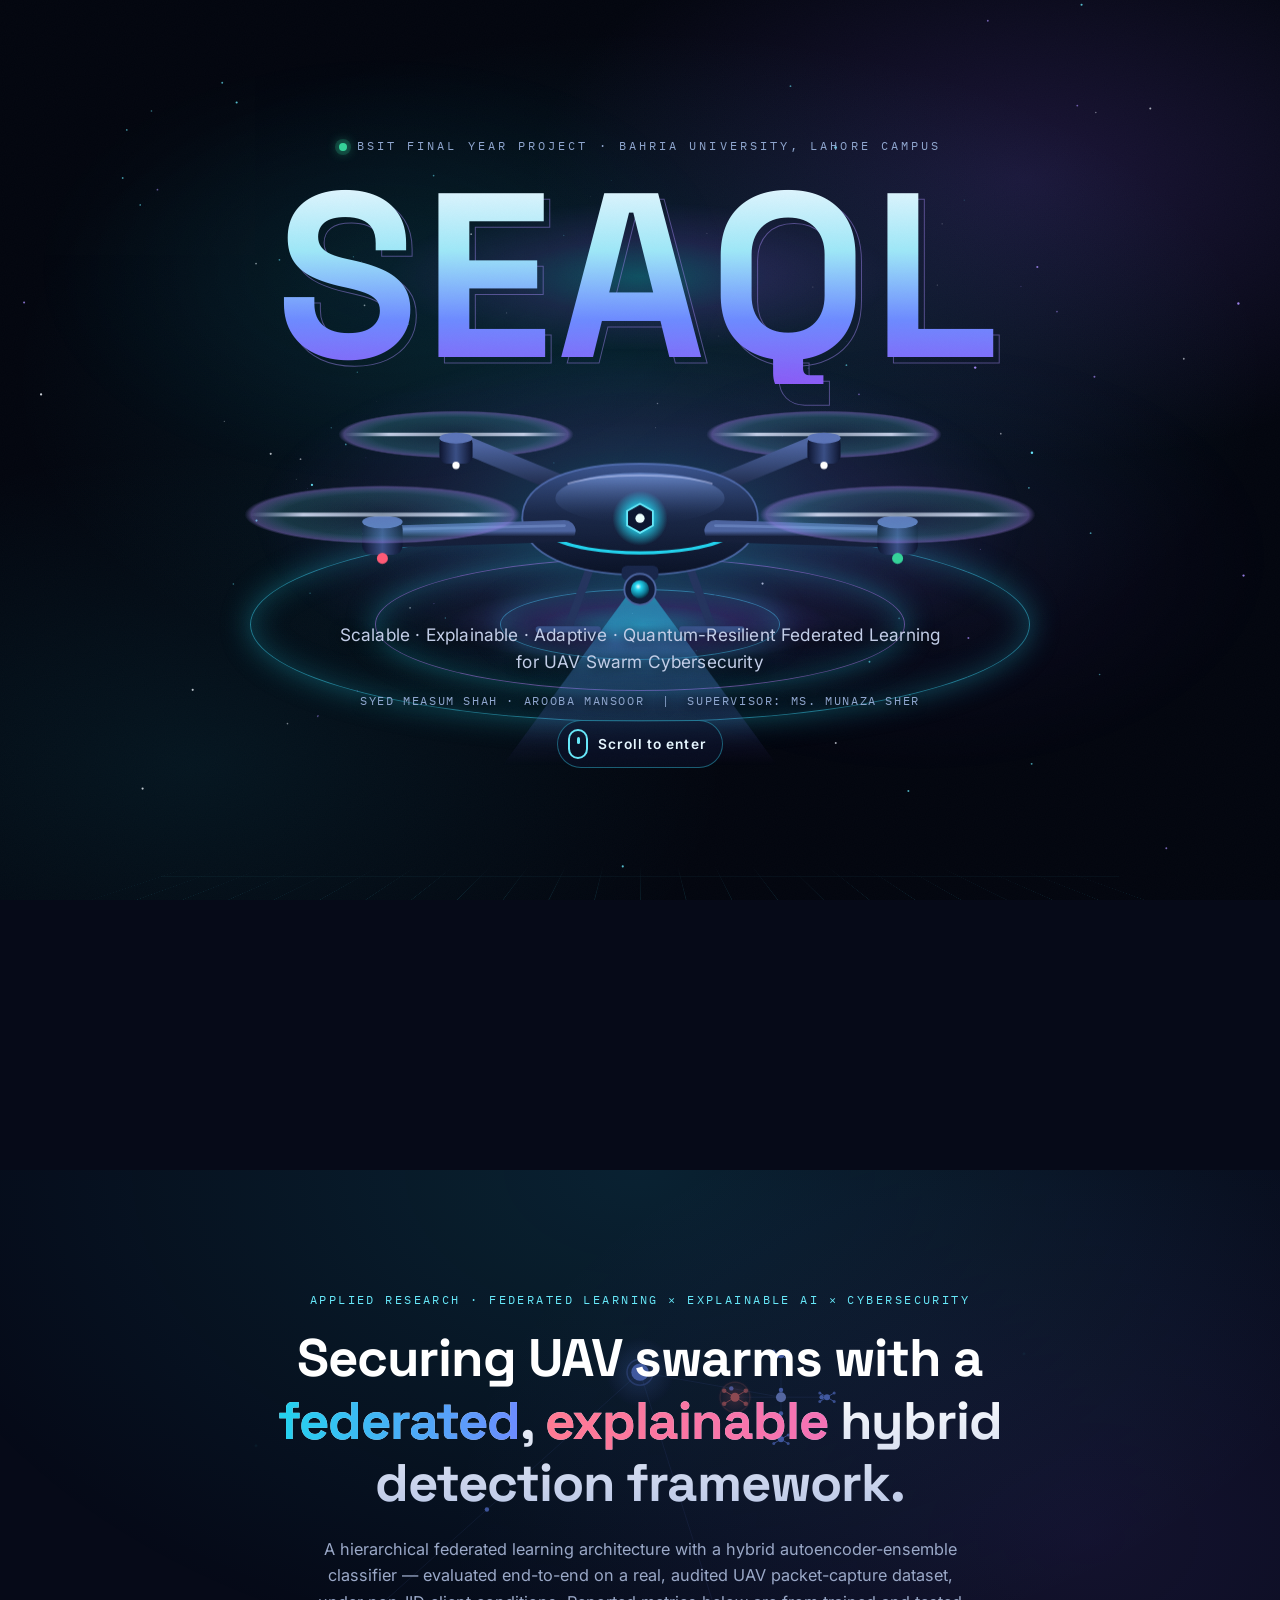
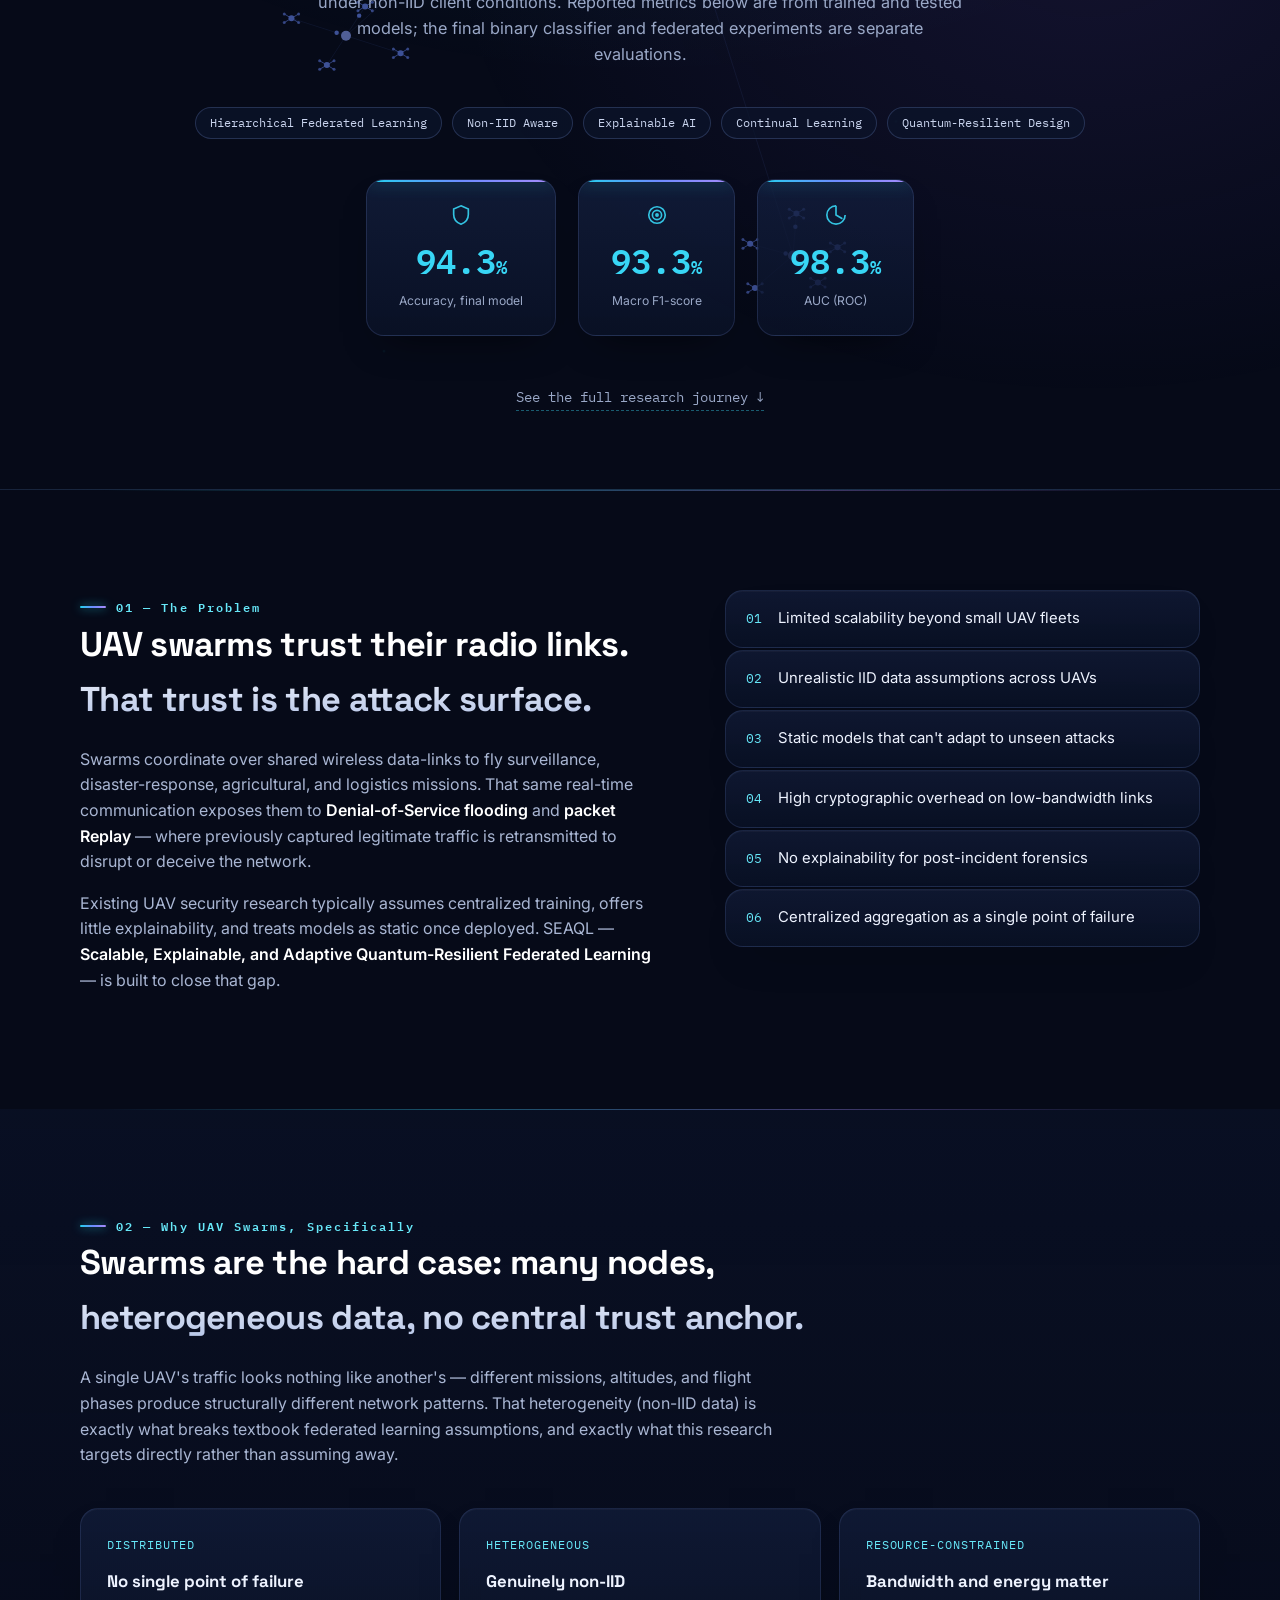
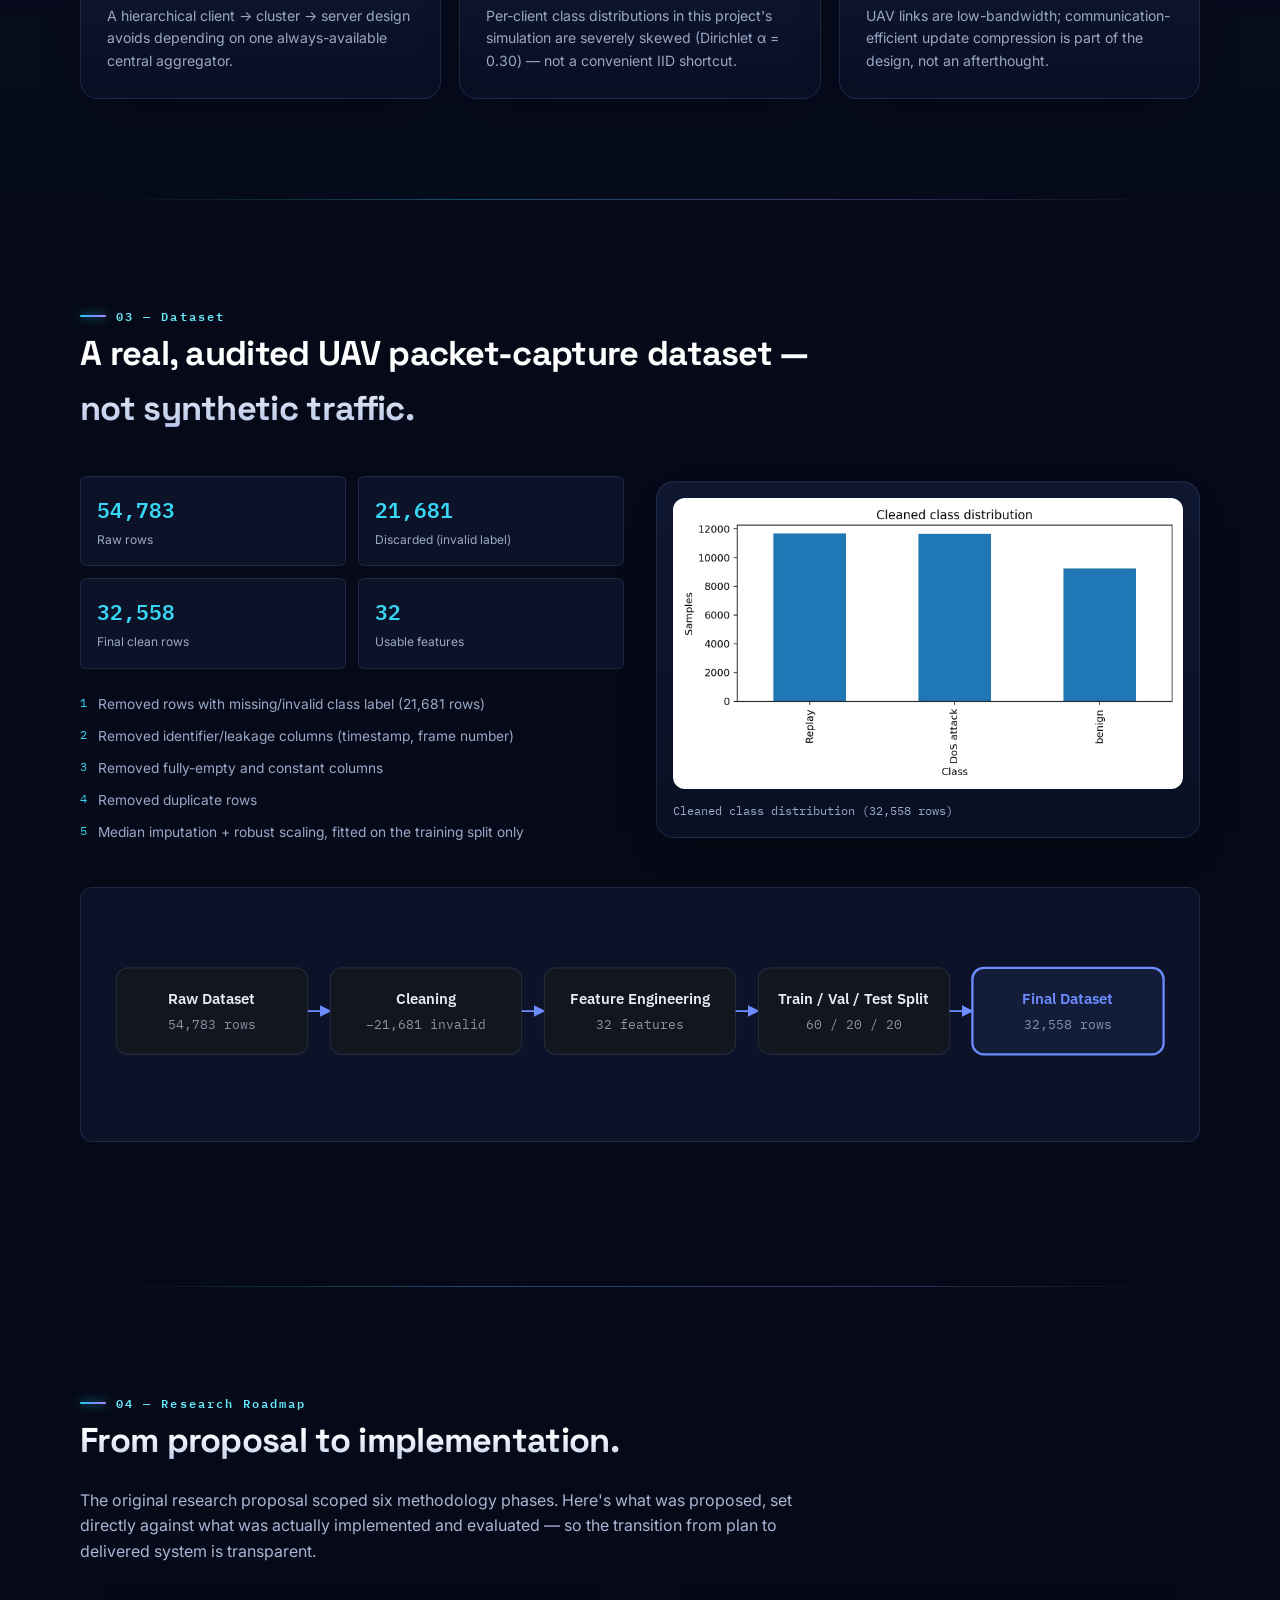
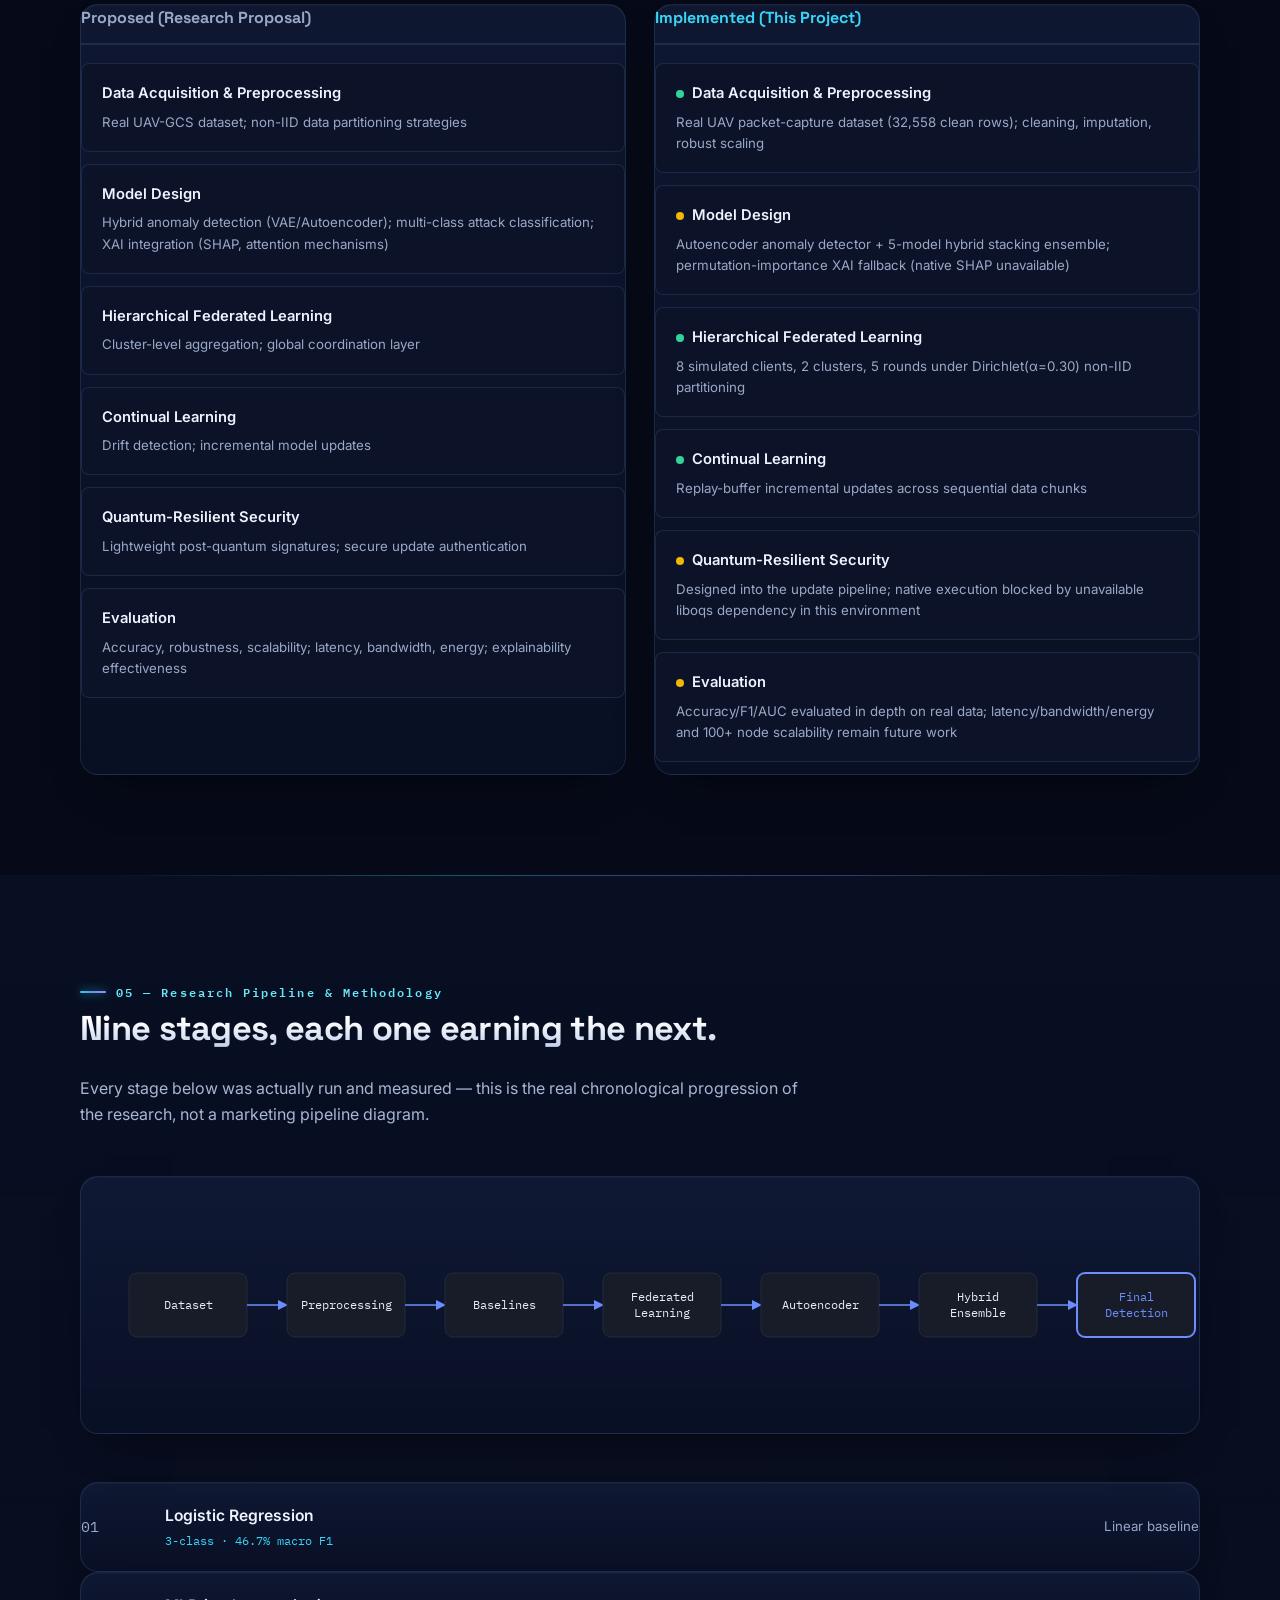
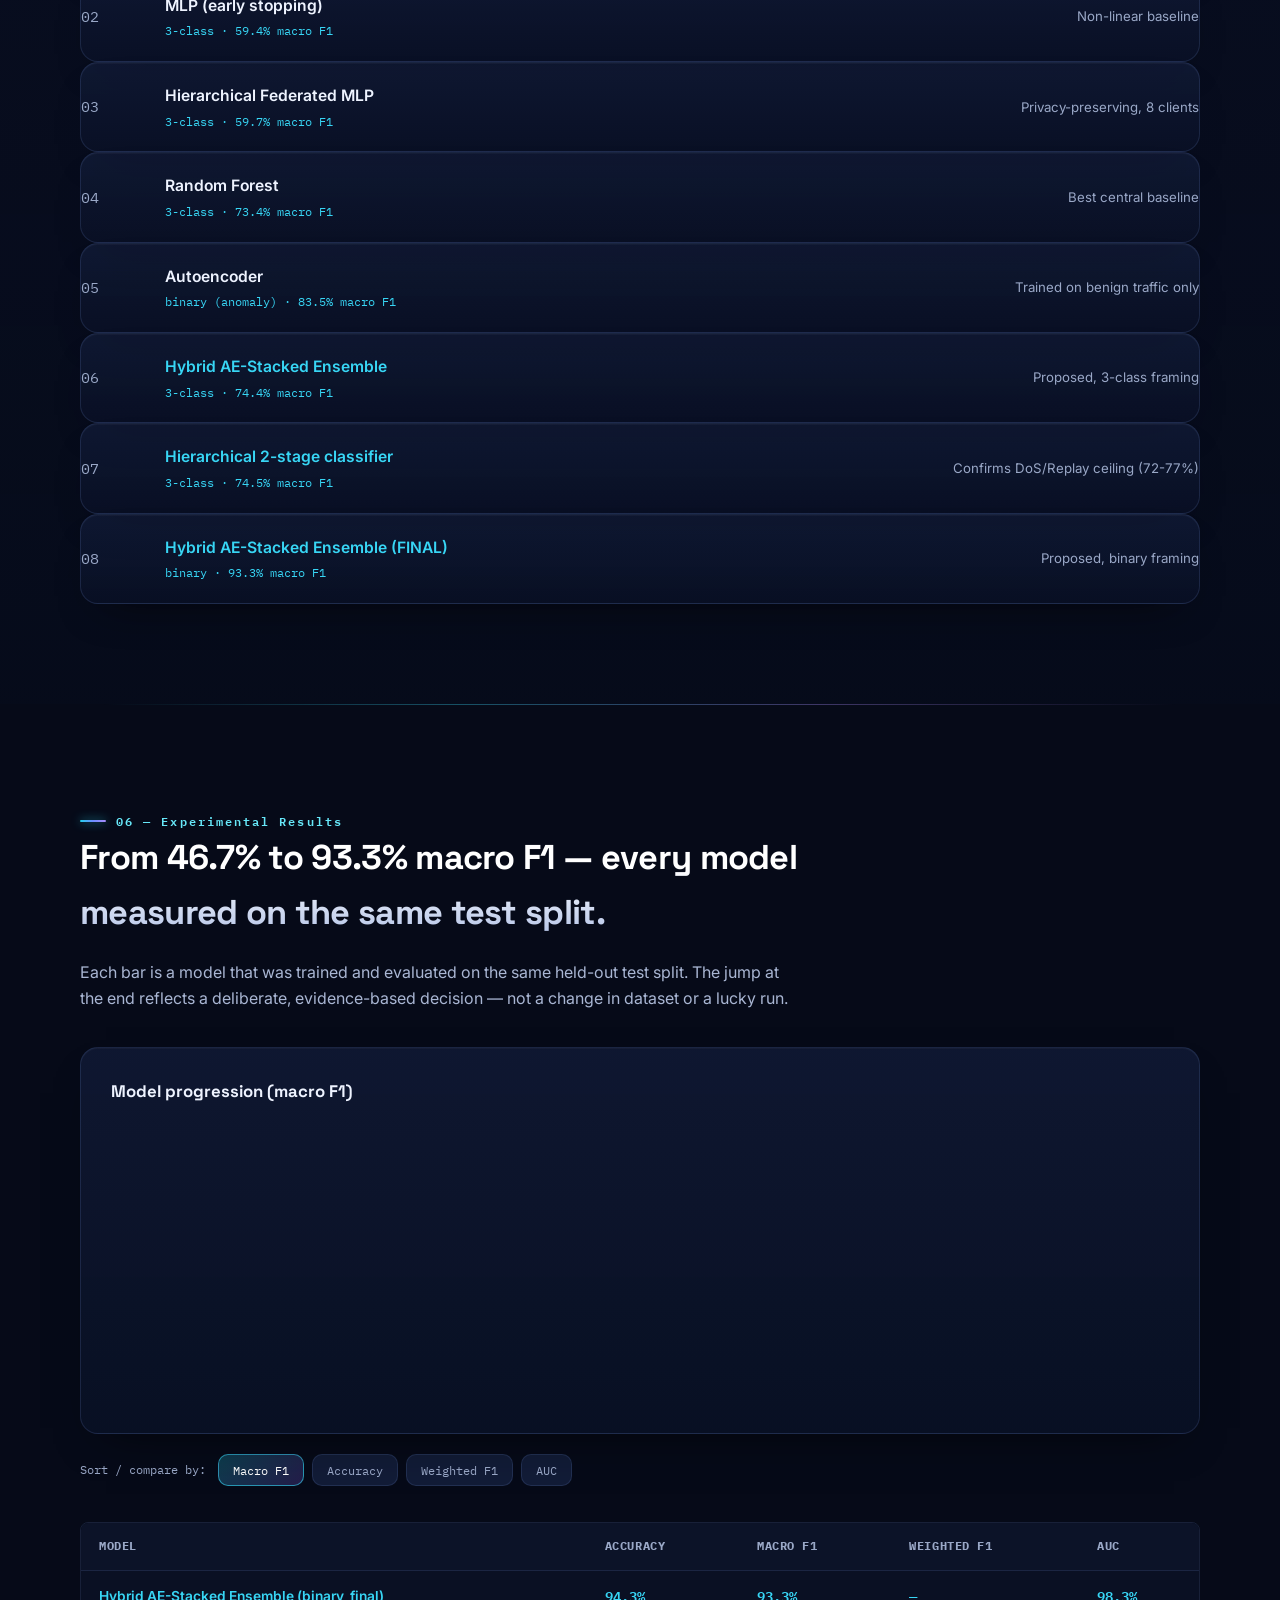
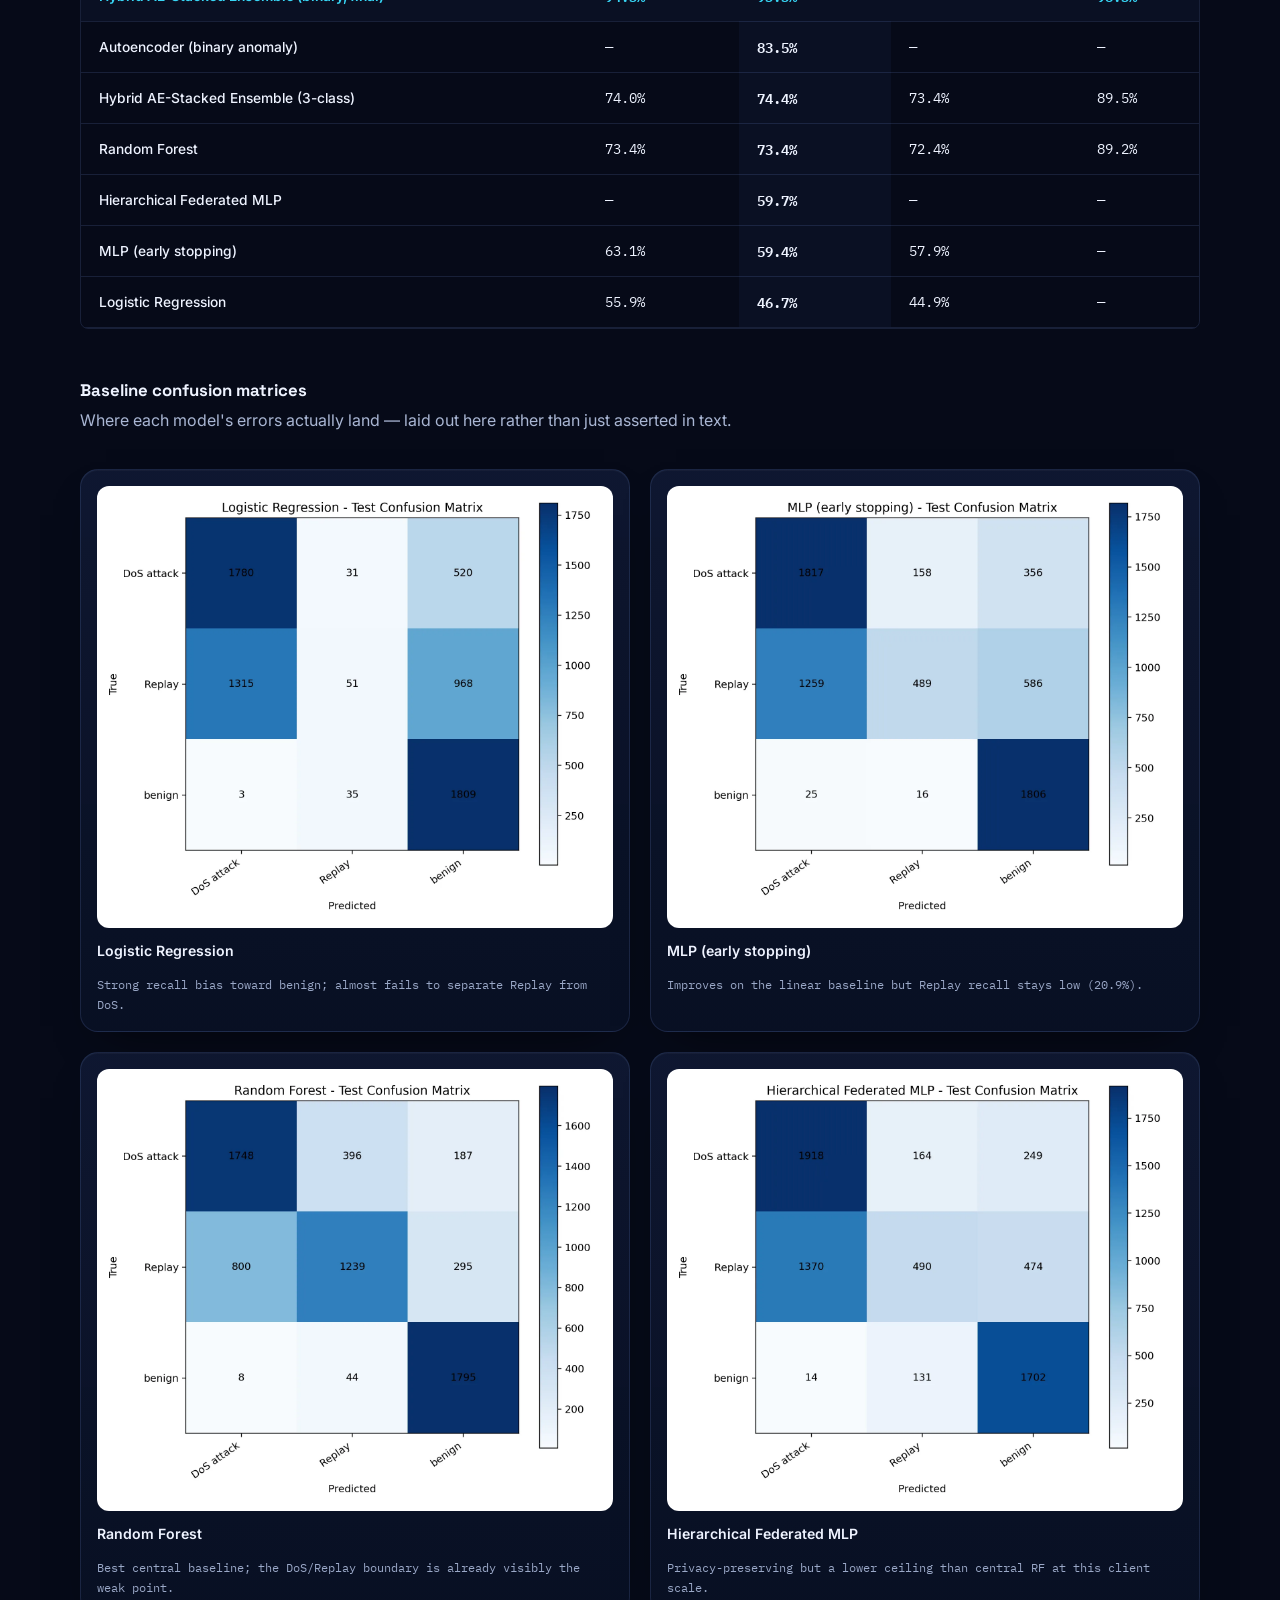
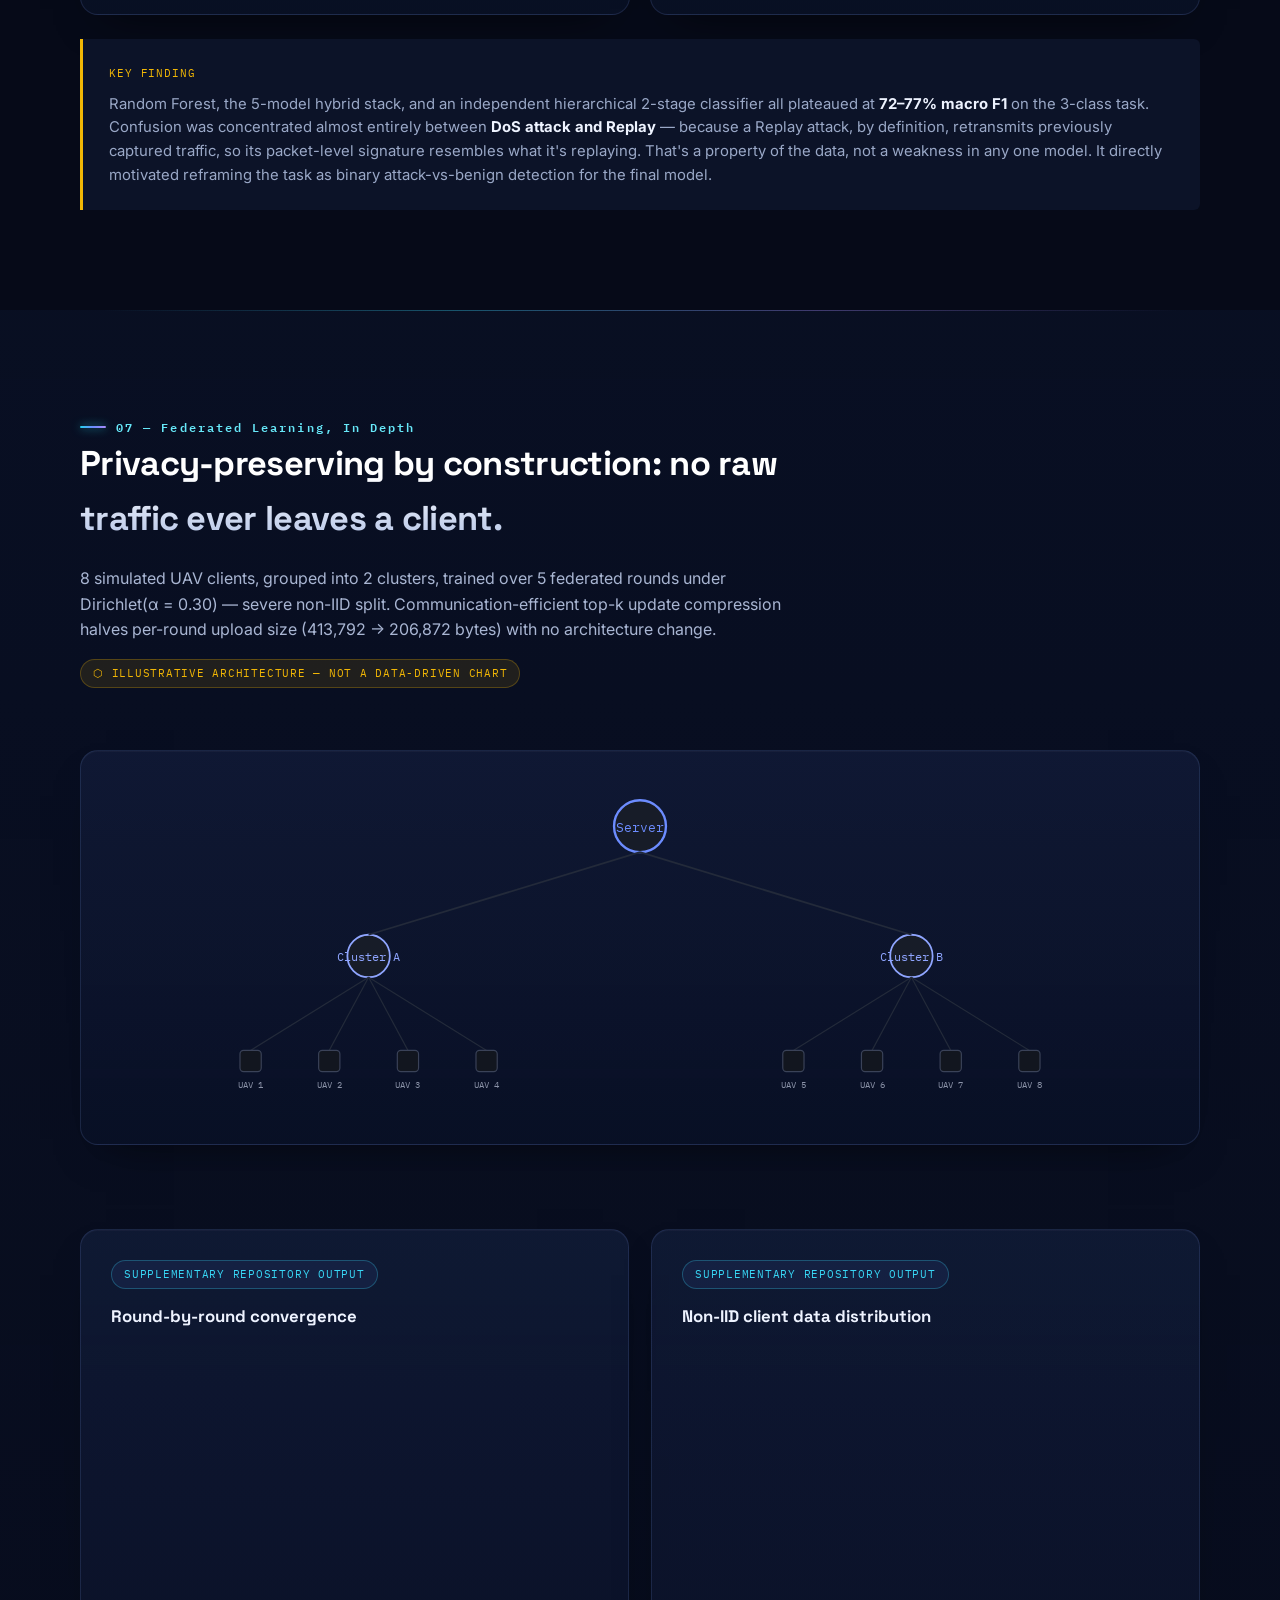
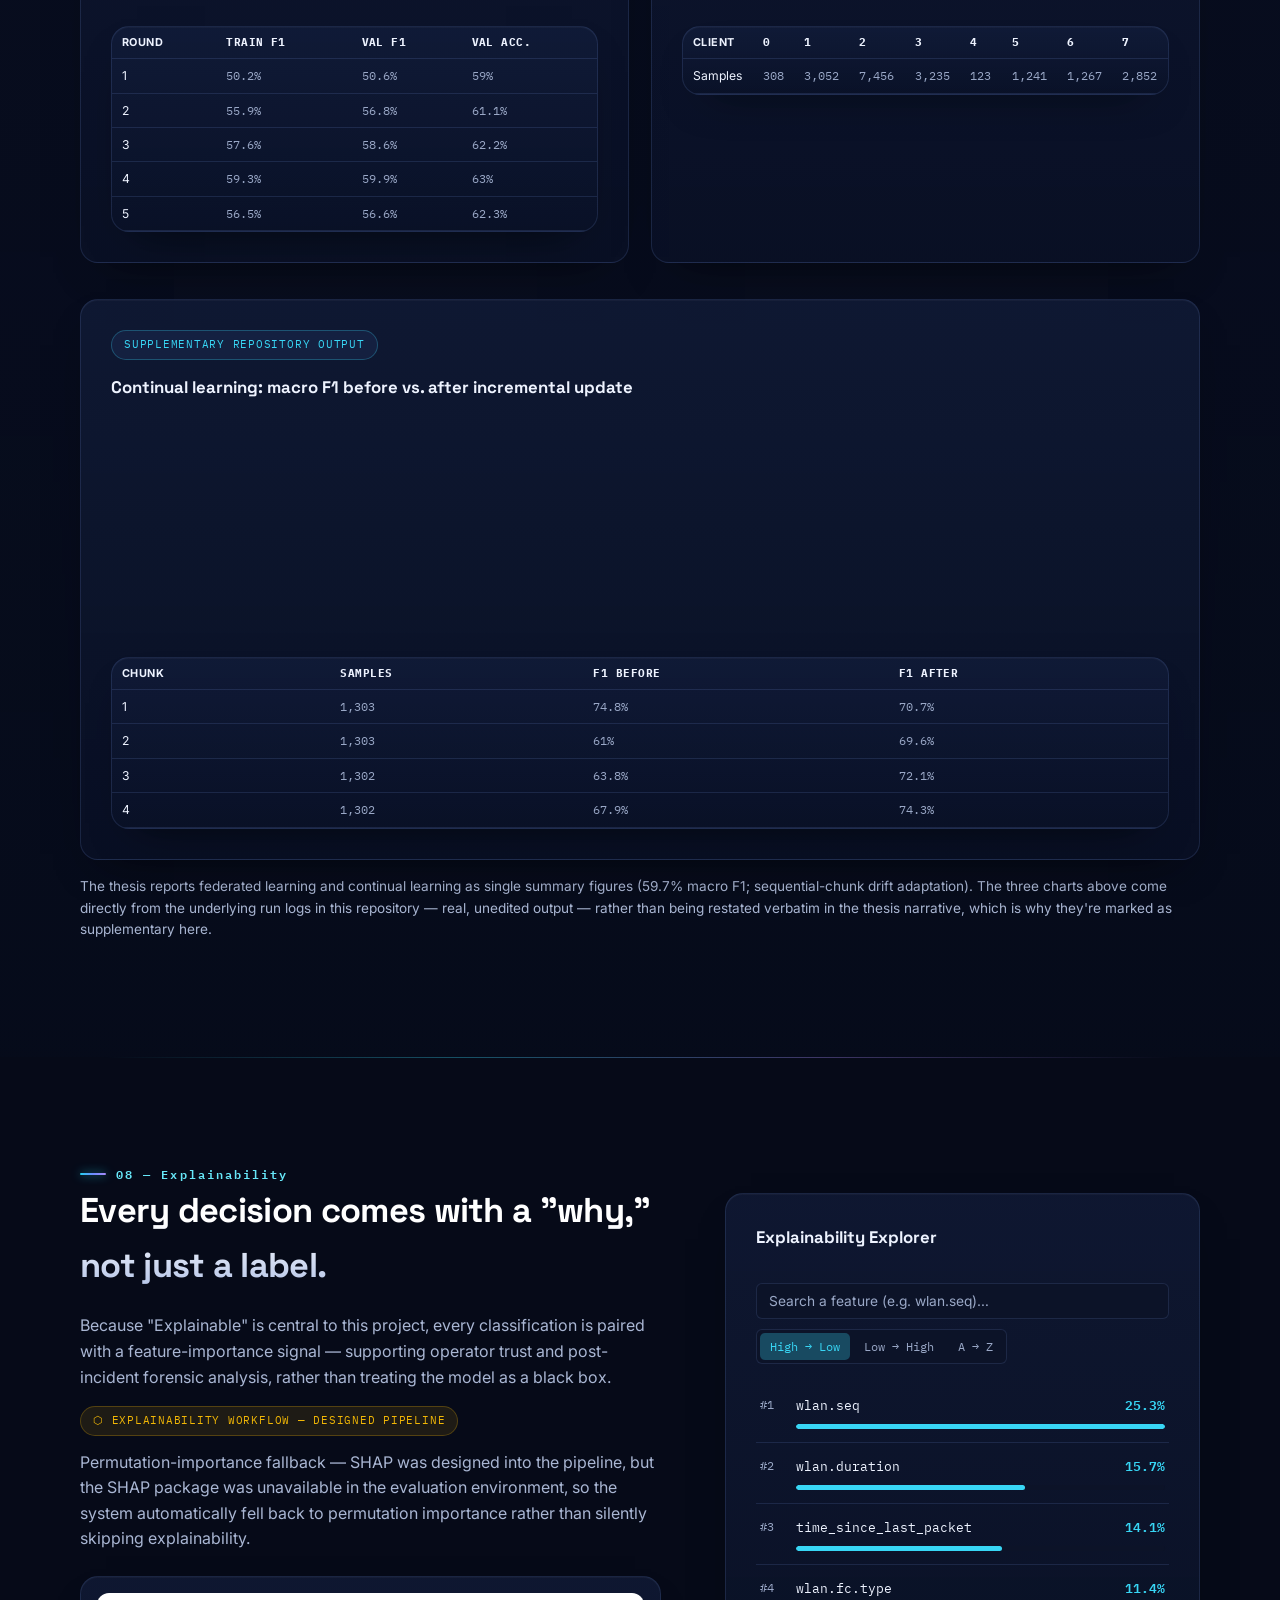
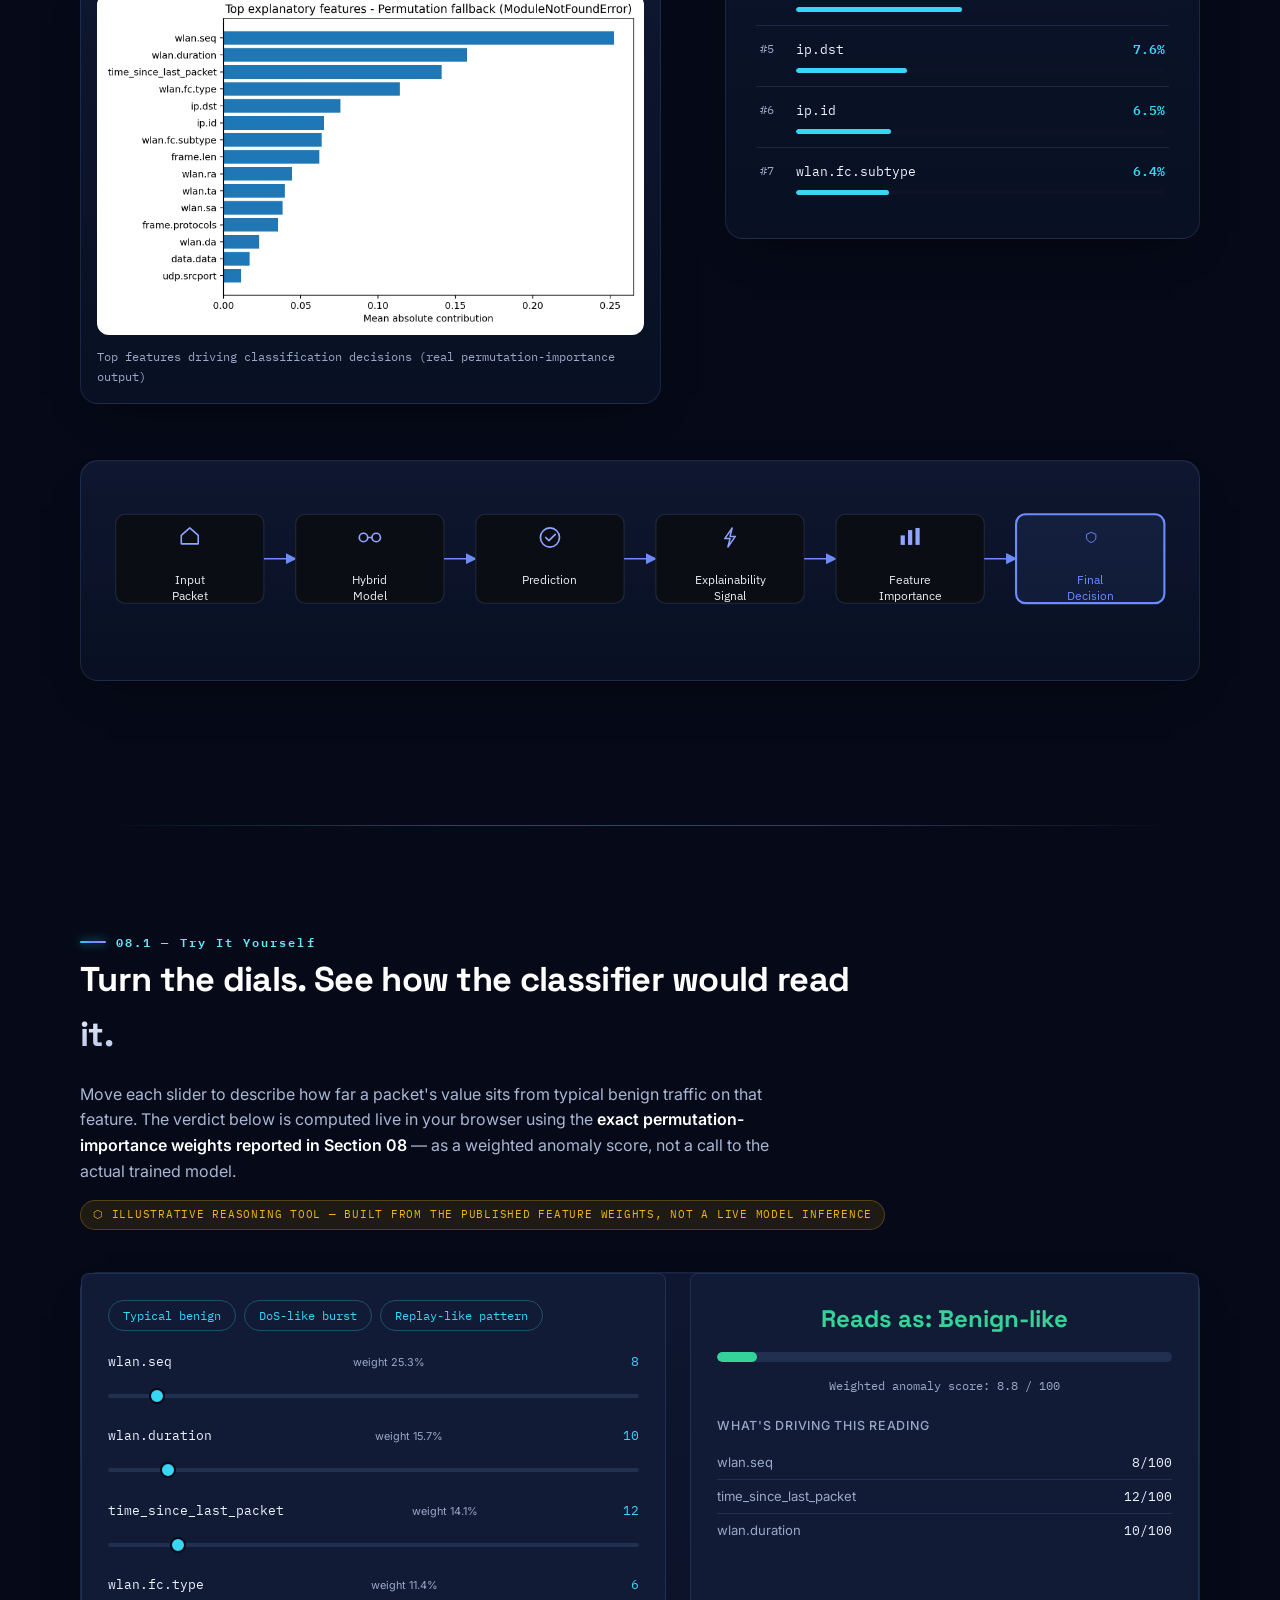
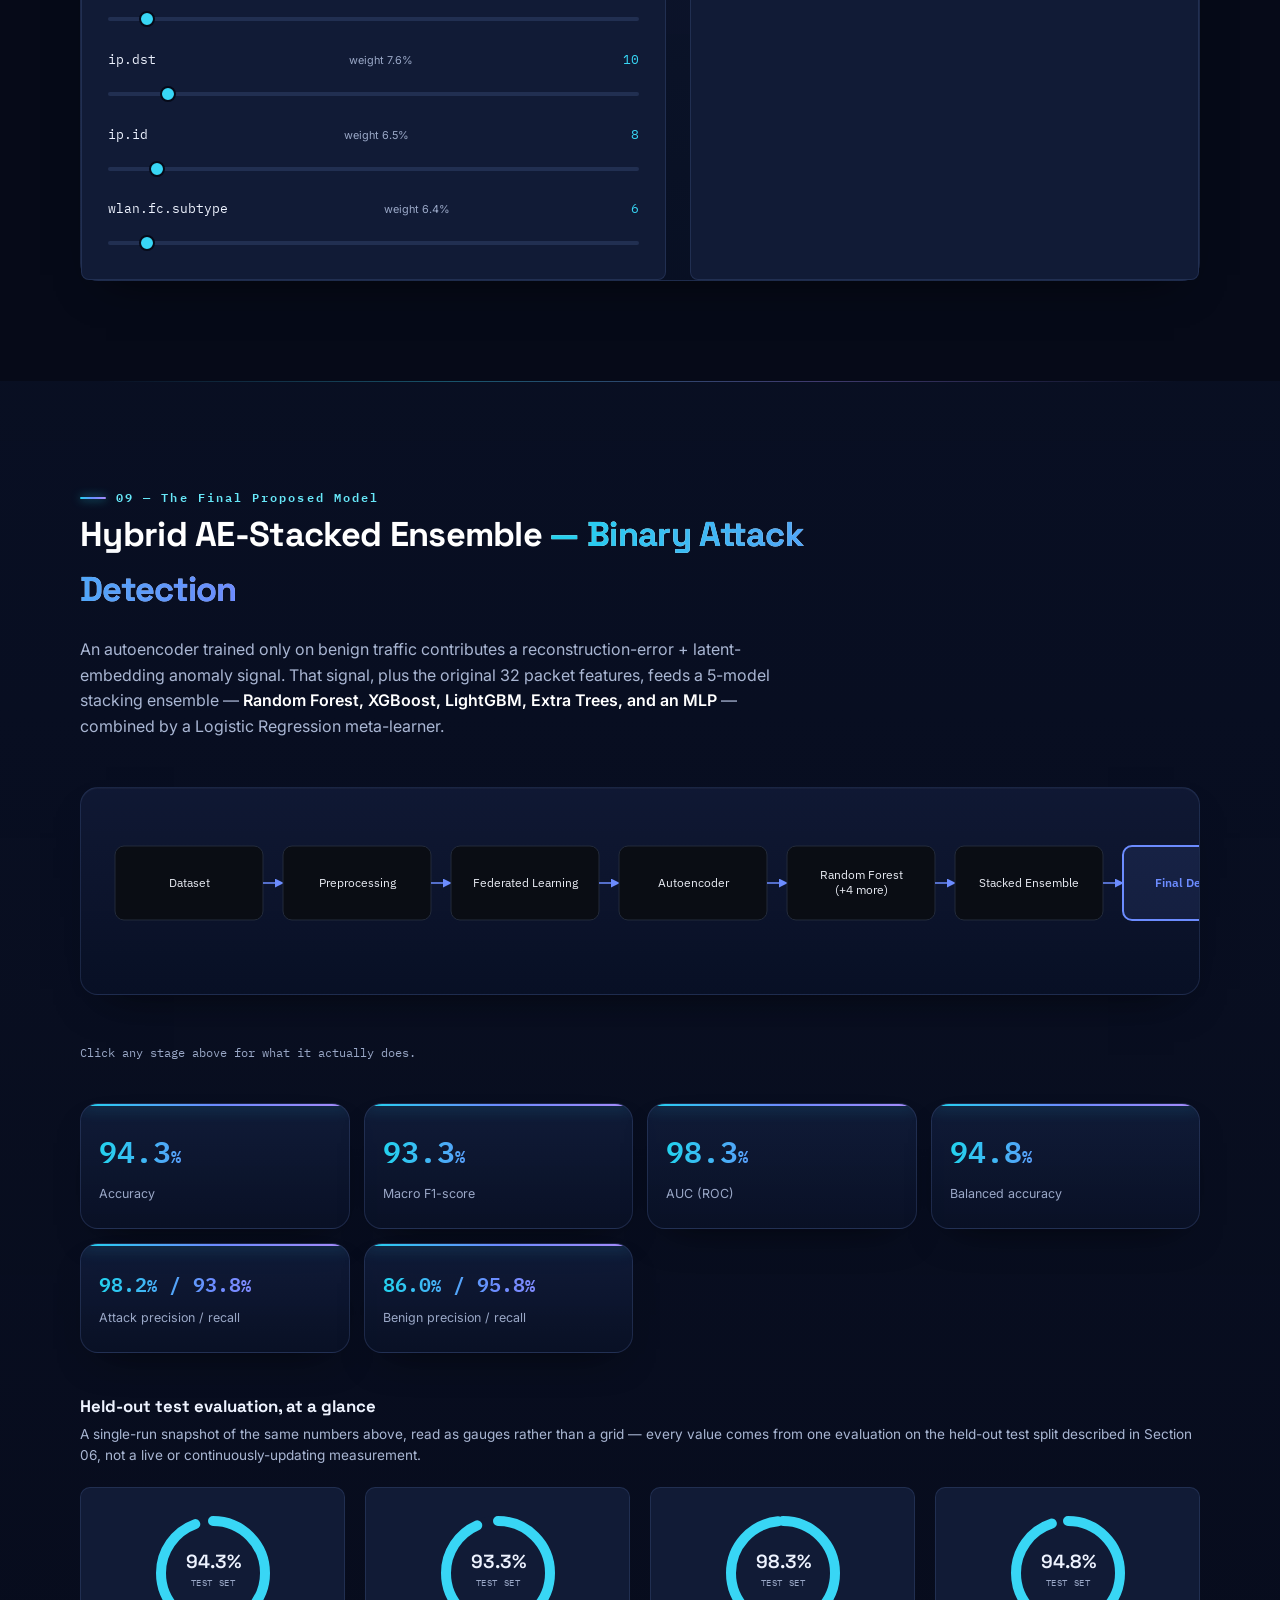
<file: index.html>
<!DOCTYPE html>
<html lang="en">
<head>
<meta charset="UTF-8">
<meta name="viewport" content="width=device-width, initial-scale=1.0">
<title>SEAQL — Federated, Explainable UAV Swarm Cybersecurity</title>
<meta name="description" content="A hierarchical federated learning and hybrid ensemble framework for UAV swarm intrusion detection. 94.3% accuracy, 93.3% macro F1 on real packet-capture data.">

<!-- Open Graph / social preview -->
<meta property="og:type" content="website">
<meta property="og:title" content="SEAQL — Federated, Explainable UAV Swarm Cybersecurity">
<meta property="og:description" content="A hierarchical federated learning and hybrid ensemble framework for UAV swarm intrusion detection. 94.3% accuracy, 93.3% macro F1 on real packet-capture data.">
<meta property="og:image" content="assets/final_model_comparison.webp">
<!-- NOTE: once this site is hosted, replace the line above with an absolute URL
     (e.g. https://yourdomain.com/assets/final_model_comparison.webp) and add
     an og:url tag — most platforms (LinkedIn, WhatsApp, Twitter) ignore
     relative image paths when generating link previews. -->
<meta name="twitter:card" content="summary_large_image">
<meta name="twitter:title" content="SEAQL — Federated, Explainable UAV Swarm Cybersecurity">
<meta name="twitter:description" content="A hierarchical federated learning and hybrid ensemble framework for UAV swarm intrusion detection.">
<meta name="twitter:image" content="assets/final_model_comparison.webp">

<link rel="icon" href="data:image/svg+xml,%3Csvg xmlns='http://www.w3.org/2000/svg' viewBox='0 0 32 32'%3E%3Crect width='32' height='32' rx='7' fill='%230A0D14'/%3E%3Ccircle cx='9' cy='9' r='3.4' fill='none' stroke='%236C8CFF' stroke-width='1.8'/%3E%3Ccircle cx='23' cy='9' r='3.4' fill='none' stroke='%236C8CFF' stroke-width='1.8'/%3E%3Ccircle cx='9' cy='23' r='3.4' fill='none' stroke='%236C8CFF' stroke-width='1.8'/%3E%3Ccircle cx='23' cy='23' r='3.4' fill='none' stroke='%236C8CFF' stroke-width='1.8'/%3E%3Cpath d='M11 11L21 21M21 11L11 21' stroke='%236C8CFF' stroke-width='1.6'/%3E%3C/svg%3E">
<link rel="preconnect" href="https://fonts.googleapis.com">
<link href="https://fonts.googleapis.com/css2?family=Space+Grotesk:wght@400;500;600;700&family=Inter:wght@400;500;600;700;800&family=IBM+Plex+Sans:wght@400;500;600&family=IBM+Plex+Mono:wght@400;500;600&display=swap" rel="stylesheet">
<link rel="stylesheet" href="styles.css?v=10">
<link rel="stylesheet" href="site-v10.css?v=10.1">
</head>
<body>
<!-- ===== CINEMATIC INTRO (v10): big SEAQL + flying drone; scrolling reveals the website ===== -->
<section class="cine" id="cine" aria-label="SEAQL introduction">
  <div class="cine-stage">
    <canvas id="cine-stars" aria-hidden="true"></canvas>
    <div class="cine-aurora" aria-hidden="true"></div>
    <div class="cine-floor" aria-hidden="true"></div>
    <div class="cine-top" data-fade="0.14">
      <span class="cine-dot"></span>BSIT Final Year Project · Bahria University, Lahore Campus
    </div>
    <h1 class="cine-title"><span class="cine-glow" aria-hidden="true"></span><span class="cine-word">SEAQL</span></h1>
    <div class="cine-platform" aria-hidden="true"><i></i><i></i><i></i><b></b></div>
    <div class="cine-drone" aria-hidden="true"><div class="cine-drone-bob"><div class="cine-drone-tilt">
      <svg viewBox="0 0 900 520" class="cd-svg" xmlns="http://www.w3.org/2000/svg">
        <defs>
          <linearGradient id="cdShell" x1="0" y1="0" x2="0" y2="1"><stop offset="0" stop-color="#3B5590"/><stop offset=".45" stop-color="#1A2848"/><stop offset="1" stop-color="#0A1226"/></linearGradient>
          <linearGradient id="cdCanopy" x1="0" y1="0" x2="0" y2="1"><stop offset="0" stop-color="#8FB4FF" stop-opacity=".55"/><stop offset="1" stop-color="#2B3F6E" stop-opacity="0"/></linearGradient>
          <linearGradient id="cdArm" x1="0" y1="0" x2="0" y2="1"><stop offset="0" stop-color="#4C64A0"/><stop offset="1" stop-color="#151F3A"/></linearGradient>
          <linearGradient id="cdMotor" x1="0" y1="0" x2="1" y2="0"><stop offset="0" stop-color="#0D1530"/><stop offset=".5" stop-color="#3A4F86"/><stop offset="1" stop-color="#0D1530"/></linearGradient>
          <radialGradient id="cdDisc" cx=".5" cy=".5" r=".5"><stop offset="0" stop-color="#67E8F9" stop-opacity=".05"/><stop offset=".72" stop-color="#67E8F9" stop-opacity=".16"/><stop offset=".95" stop-color="#A78BFA" stop-opacity=".38"/><stop offset="1" stop-color="#A78BFA" stop-opacity="0"/></radialGradient>
          <linearGradient id="cdBlade" x1="0" y1="0" x2="1" y2="0"><stop offset="0" stop-color="#C7D2FE" stop-opacity="0"/><stop offset=".2" stop-color="#E0E7FF" stop-opacity=".85"/><stop offset=".5" stop-color="#94A3B8" stop-opacity=".9"/><stop offset=".8" stop-color="#E0E7FF" stop-opacity=".85"/><stop offset="1" stop-color="#C7D2FE" stop-opacity="0"/></linearGradient>
          <radialGradient id="cdLens" cx=".4" cy=".35" r=".7"><stop offset="0" stop-color="#ECFEFF"/><stop offset=".25" stop-color="#22D3EE"/><stop offset=".7" stop-color="#0E7490"/><stop offset="1" stop-color="#062033"/></radialGradient>
          <radialGradient id="cdCore" cx=".5" cy=".5" r=".5"><stop offset="0" stop-color="#ECFEFF"/><stop offset=".35" stop-color="#22D3EE"/><stop offset="1" stop-color="#22D3EE" stop-opacity="0"/></radialGradient>
          <linearGradient id="cdBeam" x1="0" y1="0" x2="0" y2="1"><stop offset="0" stop-color="#22D3EE" stop-opacity=".55"/><stop offset="1" stop-color="#8B5CF6" stop-opacity="0"/></linearGradient>
          <radialGradient id="cdHalo" cx=".5" cy=".5" r=".5"><stop offset="0" stop-color="#22D3EE" stop-opacity=".30"/><stop offset=".6" stop-color="#8B5CF6" stop-opacity=".10"/><stop offset="1" stop-color="#8B5CF6" stop-opacity="0"/></radialGradient>
        </defs>
        <ellipse cx="450" cy="250" rx="420" ry="190" fill="url(#cdHalo)"/>
        <!-- scanning beam -->
        <polygon class="cd-beam" points="438,330 462,330 600,520 300,520" fill="url(#cdBeam)"/>
        <!-- back props (behind body) -->
        <g transform="translate(250 156)"><ellipse rx="128" ry="26" fill="url(#cdDisc)" class="cd-disc"/><g transform="scale(1 .2)"><g class="cd-blade"><rect x="-122" y="-9" width="244" height="18" rx="9" fill="url(#cdBlade)"/></g></g></g>
        <g transform="translate(650 156)"><ellipse rx="128" ry="26" fill="url(#cdDisc)" class="cd-disc"/><g transform="scale(1 .2)"><g class="cd-blade rev"><rect x="-122" y="-9" width="244" height="18" rx="9" fill="url(#cdBlade)"/></g></g></g>
        <!-- back arms + motors -->
        <path d="M392 222 L262 168" stroke="url(#cdArm)" stroke-width="20" stroke-linecap="round"/>
        <path d="M508 222 L638 168" stroke="url(#cdArm)" stroke-width="20" stroke-linecap="round"/>
        <g><rect x="232" y="158" width="36" height="30" rx="8" fill="url(#cdMotor)"/><ellipse cx="250" cy="160" rx="18" ry="6" fill="#5B74B8"/></g>
        <g><rect x="632" y="158" width="36" height="30" rx="8" fill="url(#cdMotor)"/><ellipse cx="650" cy="160" rx="18" ry="6" fill="#5B74B8"/></g>
        <circle cx="250" cy="190" r="4" fill="#fff" class="cd-strobe"/><circle cx="650" cy="190" r="4" fill="#fff" class="cd-strobe d2"/>
        <!-- landing gear -->
        <path d="M398 296 L372 368 M502 296 L528 368" stroke="#24345E" stroke-width="9" stroke-linecap="round"/>
        <path d="M340 370 H404 M496 370 H560" stroke="#3B5590" stroke-width="7" stroke-linecap="round"/>
        <!-- body -->
        <path d="M322 248 C322 206 380 188 450 188 C520 188 578 206 578 248 C578 288 522 310 450 310 C378 310 322 288 322 248 Z" fill="url(#cdShell)" stroke="#5D7BC4" stroke-opacity=".7" stroke-width="2"/>
        <ellipse cx="450" cy="226" rx="92" ry="28" fill="url(#cdCanopy)"/>
        <path d="M352 268 C392 292 508 292 548 268" fill="none" stroke="#22D3EE" stroke-width="3.5" stroke-linecap="round" class="cd-led"/>
        <path d="M372 210 C410 198 490 198 528 210" fill="none" stroke="#C7D2FE" stroke-opacity=".5" stroke-width="2" stroke-linecap="round"/>
        <!-- SEAQL core emblem -->
        <circle cx="450" cy="248" r="30" fill="url(#cdCore)" class="cd-core"/>
        <path d="M450 232 L464 240 L464 256 L450 264 L436 256 L436 240 Z" fill="#0B1530" stroke="#67E8F9" stroke-width="2"/>
        <circle cx="450" cy="248" r="5" fill="#ECFEFF"/>
        <!-- camera gimbal -->
        <rect x="430" y="300" width="40" height="16" rx="6" fill="#18264A"/>
        <circle cx="450" cy="326" r="17" fill="#101B38" stroke="#4C64A0" stroke-width="2"/>
        <circle cx="450" cy="326" r="10" fill="url(#cdLens)" class="cd-lens"/>
        <!-- front arms + motors -->
        <path d="M368 262 L182 268" stroke="url(#cdArm)" stroke-width="24" stroke-linecap="round"/>
        <path d="M532 262 L718 268" stroke="url(#cdArm)" stroke-width="24" stroke-linecap="round"/>
        <path d="M368 256 L186 260" stroke="#7D97D6" stroke-opacity=".5" stroke-width="3" stroke-linecap="round"/>
        <path d="M532 256 L714 260" stroke="#7D97D6" stroke-opacity=".5" stroke-width="3" stroke-linecap="round"/>
        <g><rect x="148" y="250" width="44" height="38" rx="10" fill="url(#cdMotor)"/><ellipse cx="170" cy="252" rx="22" ry="7" fill="#5B74B8"/></g>
        <g><rect x="708" y="250" width="44" height="38" rx="10" fill="url(#cdMotor)"/><ellipse cx="730" cy="252" rx="22" ry="7" fill="#5B74B8"/></g>
        <circle cx="170" cy="292" r="6" fill="#FF5A76" class="cd-nav"/><circle cx="730" cy="292" r="6" fill="#34D399" class="cd-nav d2"/>
        <!-- front props (in front of body) -->
        <g transform="translate(170 244)"><ellipse rx="150" ry="32" fill="url(#cdDisc)" class="cd-disc"/><g transform="scale(1 .21)"><g class="cd-blade"><rect x="-144" y="-10" width="288" height="20" rx="10" fill="url(#cdBlade)"/></g></g></g>
        <g transform="translate(730 244)"><ellipse rx="150" ry="32" fill="url(#cdDisc)" class="cd-disc"/><g transform="scale(1 .21)"><g class="cd-blade rev"><rect x="-144" y="-10" width="288" height="20" rx="10" fill="url(#cdBlade)"/></g></g></g>
      </svg>
    </div></div></div>
    <p class="cine-sub" data-fade="0.2">Scalable · Explainable · Adaptive · Quantum-Resilient Federated Learning<br class="br-wide"> for UAV Swarm Cybersecurity</p>
    <div class="cine-hud" data-fade="0.22">
      <div><b>94.3%</b><span>Hybrid accuracy</span></div>
      <div><b>98.3%</b><span>ROC AUC</span></div>
      <div><b>8 · 2 · 5</b><span>UAVs · FL clusters · rounds</span></div>
    </div>
    <div class="cine-bottom" data-fade="0.1">
      <div class="cine-team">Syed Measum Shah · Arooba Mansoor &nbsp;|&nbsp; Supervisor: Ms. Munaza Sher</div>
      <a href="#top-site" class="cine-enter" data-enter><span class="cine-mouse"><i></i></span>Scroll to enter</a>
    </div>
    <div class="cine-dim" aria-hidden="true"></div>
  </div>
</section>
<div id="top-site"></div>


<div class="scroll-progress" id="scroll-progress"></div>

<div class="cursor-drone" id="cursor-drone">
  <svg width="30" height="30" viewBox="0 0 30 30" fill="none">
    <g stroke="#6C8CFF" stroke-width="1.4" stroke-linecap="round">
      <line x1="15" y1="15" x2="6" y2="6"/>
      <line x1="15" y1="15" x2="24" y2="6"/>
      <line x1="15" y1="15" x2="6" y2="24"/>
      <line x1="15" y1="15" x2="24" y2="24"/>
    </g>
    <circle cx="6" cy="6" r="3" fill="none" stroke="#8FA5FF" stroke-width="1.1" class="cursor-rotor"/>
    <circle cx="24" cy="6" r="3" fill="none" stroke="#8FA5FF" stroke-width="1.1" class="cursor-rotor"/>
    <circle cx="6" cy="24" r="3" fill="none" stroke="#8FA5FF" stroke-width="1.1" class="cursor-rotor"/>
    <circle cx="24" cy="24" r="3" fill="none" stroke="#8FA5FF" stroke-width="1.1" class="cursor-rotor"/>
    <rect x="11" y="11" width="8" height="8" rx="2" fill="#171C28" stroke="#6C8CFF" stroke-width="1.4"/>
    <circle cx="15" cy="15" r="1.4" fill="#6C8CFF"/>
  </svg>
</div>

<div class="noise-overlay"></div>

<nav class="nav" id="nav">
  <div class="nav-inner">
    <div class="nav-brand"><span class="brand-mark">SEAQL</span><span class="brand-sub">UAV Swarm Cybersecurity</span></div>
    <div class="nav-links" id="nav-links">
      <a href="dashboard.html">Security Dashboard</a>
      <a href="#results">Results</a>
      <a href="#demo">Try It</a>
      <a href="#final-model">Final Model</a>
      <div class="nav-dropdown">
        <button type="button" class="nav-dropdown-toggle">Overview <span class="caret">▾</span></button>
        <div class="nav-dropdown-menu">
          <a href="#problem">Problem</a>
          <a href="#dataset">Dataset</a>
          <a href="#roadmap">Roadmap</a>
          <a href="#objectives">Objectives</a>
          <a href="#contribution">Contributions</a>
        </div>
      </div>
      <div class="nav-dropdown">
        <button type="button" class="nav-dropdown-toggle">Technical <span class="caret">▾</span></button>
        <div class="nav-dropdown-menu">
          <a href="#pipeline">Pipeline</a>
          <a href="#federated">Federated Learning</a>
          <a href="#explainability">Explainability</a>
        </div>
      </div>
      <a class="nav-cta-mobile" href="https://github.com/syedshah7214/seaql-uav" target="_blank" rel="noopener">Repository ↗</a>
    </div>
    <a class="nav-cta" href="https://github.com/syedshah7214/seaql-uav" target="_blank" rel="noopener">Repository ↗</a>
    <button type="button" class="nav-cta nav-cta-ghost" id="export-pdf-btn">Export PDF</button>
    <button class="nav-burger" id="nav-burger" aria-label="Toggle menu" aria-expanded="false"><span></span><span></span><span></span></button>
  </div>
</nav>

<!-- HERO -->
<header class="hero">
  <div class="hero-illustration"></div>
  <canvas id="swarm-canvas"></canvas>
  <div class="intro-drone-wrap" id="intro-drone">
    <div class="vanish-ring" id="vanish-ring"></div>
    <div class="intro-drone-bob">
      <svg width="180" height="180" viewBox="0 0 180 180" fill="none">
        <!-- motion trail -->
        <g class="rotor-blur">
          <ellipse cx="34" cy="34" rx="20" ry="7" fill="#6C8CFF" opacity="0.12"/>
          <ellipse cx="146" cy="34" rx="20" ry="7" fill="#6C8CFF" opacity="0.12"/>
          <ellipse cx="34" cy="146" rx="20" ry="7" fill="#6C8CFF" opacity="0.12"/>
          <ellipse cx="146" cy="146" rx="20" ry="7" fill="#6C8CFF" opacity="0.12"/>
        </g>
        <!-- arms -->
        <g stroke="#8FA5FF" stroke-width="4" stroke-linecap="round">
          <line x1="90" y1="90" x2="34" y2="34"/>
          <line x1="90" y1="90" x2="146" y2="34"/>
          <line x1="90" y1="90" x2="34" y2="146"/>
          <line x1="90" y1="90" x2="146" y2="146"/>
        </g>
        <!-- rotors -->
        <g class="rotor">
          <circle cx="34" cy="34" r="19" fill="none" stroke="#6C8CFF" stroke-width="2.4"/>
          <circle cx="146" cy="34" r="19" fill="none" stroke="#6C8CFF" stroke-width="2.4"/>
          <circle cx="34" cy="146" r="19" fill="none" stroke="#6C8CFF" stroke-width="2.4"/>
          <circle cx="146" cy="146" r="19" fill="none" stroke="#6C8CFF" stroke-width="2.4"/>
        </g>
        <!-- motor hubs -->
        <circle cx="34" cy="34" r="5" fill="#171C28" stroke="#8FA5FF" stroke-width="2"/>
        <circle cx="146" cy="34" r="5" fill="#171C28" stroke="#8FA5FF" stroke-width="2"/>
        <circle cx="34" cy="146" r="5" fill="#171C28" stroke="#8FA5FF" stroke-width="2"/>
        <circle cx="146" cy="146" r="5" fill="#171C28" stroke="#8FA5FF" stroke-width="2"/>
        <!-- nav lights -->
        <circle cx="34" cy="34" r="2.2" fill="#F87171"/>
        <circle cx="146" cy="34" r="2.2" fill="#34D399"/>
        <!-- body -->
        <rect x="66" y="66" width="48" height="48" rx="10" fill="#12161F" stroke="#6C8CFF" stroke-width="3"/>
        <rect x="78" y="78" width="24" height="24" rx="5" fill="#171C28" stroke="#8FA5FF" stroke-width="1.6"/>
        <circle cx="90" cy="90" r="5" fill="#6C8CFF"/>
        <!-- camera gimbal -->
        <circle cx="90" cy="120" r="7" fill="#171C28" stroke="#8FA5FF" stroke-width="2"/>
        <circle cx="90" cy="120" r="2.6" fill="#6C8CFF"/>
      </svg>
    </div>
  </div>
  <div class="hero-content">
    <p class="eyebrow">Applied Research · Federated Learning × Explainable AI × Cybersecurity</p>
    <h1>Securing UAV swarms with a<br><span class="hl-signal">federated</span>, <span class="hl-alert">explainable</span> hybrid detection framework.</h1>
    <p class="hero-sub">A hierarchical federated learning architecture with a hybrid autoencoder-ensemble classifier — evaluated end-to-end on a real, audited UAV packet-capture dataset, under non-IID client conditions. Reported metrics below are from trained and tested models; the final binary classifier and federated experiments are separate evaluations.</p>
    <div class="hero-badges">
      <span class="hero-badge">Hierarchical Federated Learning</span>
      <span class="hero-badge">Non-IID Aware</span>
      <span class="hero-badge">Explainable AI</span>
      <span class="hero-badge">Continual Learning</span>
      <span class="hero-badge">Quantum-Resilient Design</span>
    </div>
    <div class="hero-stats" id="hero-stats"></div>
    <a href="#problem" class="scroll-cue">See the full research journey ↓</a>
  </div>
</header>

<main>

  <!-- PROBLEM -->
  <section class="section" id="problem">
    <div class="section-inner two-col">
      <div>
        <p class="section-tag">01 — The Problem</p>
        <h2>UAV swarms trust their radio links. That trust is the attack surface.</h2>
        <p class="body-text">Swarms coordinate over shared wireless data-links to fly surveillance, disaster-response, agricultural, and logistics missions. That same real-time communication exposes them to <strong>Denial-of-Service flooding</strong> and <strong>packet Replay</strong> — where previously captured legitimate traffic is retransmitted to disrupt or deceive the network.</p>
        <p class="body-text">Existing UAV security research typically assumes centralized training, offers little explainability, and treats models as static once deployed. SEAQL — <strong>Scalable, Explainable, and Adaptive Quantum-Resilient Federated Learning</strong> — is built to close that gap.</p>
      </div>
      <div class="problem-list">
        <div class="problem-item"><span class="problem-num">01</span>Limited scalability beyond small UAV fleets</div>
        <div class="problem-item"><span class="problem-num">02</span>Unrealistic IID data assumptions across UAVs</div>
        <div class="problem-item"><span class="problem-num">03</span>Static models that can't adapt to unseen attacks</div>
        <div class="problem-item"><span class="problem-num">04</span>High cryptographic overhead on low-bandwidth links</div>
        <div class="problem-item"><span class="problem-num">05</span>No explainability for post-incident forensics</div>
        <div class="problem-item"><span class="problem-num">06</span>Centralized aggregation as a single point of failure</div>
      </div>
    </div>
  </section>

  <!-- WHY UAV SWARM -->
  <section class="section alt">
    <div class="section-inner">
      <p class="section-tag">02 — Why UAV Swarms, Specifically</p>
      <h2>Swarms are the hard case: many nodes, heterogeneous data, no central trust anchor.</h2>
      <p class="body-text max-w">A single UAV's traffic looks nothing like another's — different missions, altitudes, and flight phases produce structurally different network patterns. That heterogeneity (non-IID data) is exactly what breaks textbook federated learning assumptions, and exactly what this research targets directly rather than assuming away.</p>
      <div class="why-grid">
        <div class="why-card"><div class="why-icon">DISTRIBUTED</div><h3>No single point of failure</h3><p>A hierarchical client → cluster → server design avoids depending on one always-available central aggregator.</p></div>
        <div class="why-card"><div class="why-icon">HETEROGENEOUS</div><h3>Genuinely non-IID</h3><p>Per-client class distributions in this project's simulation are severely skewed (Dirichlet α = 0.30) — not a convenient IID shortcut.</p></div>
        <div class="why-card"><div class="why-icon">RESOURCE-CONSTRAINED</div><h3>Bandwidth and energy matter</h3><p>UAV links are low-bandwidth; communication-efficient update compression is part of the design, not an afterthought.</p></div>
      </div>
    </div>
  </section>

  <!-- DATASET -->
  <section class="section" id="dataset">
    <div class="section-inner">
      <p class="section-tag">03 — Dataset</p>
      <h2>A real, audited UAV packet-capture dataset — not synthetic traffic.</h2>
      <div class="dataset-grid">
        <div>
          <div class="dataset-stats" id="dataset-stats"></div>
          <ul class="dataset-steps" id="dataset-steps"></ul>
        </div>
        <figure class="figure-card">
          <img src="assets/class_distribution.webp" alt="Class distribution across benign, DoS attack, and Replay" style="max-height:340px; object-fit:contain; margin:0 auto;" loading="lazy" decoding="async">
          <figcaption>Cleaned class distribution (32,558 rows)</figcaption>
        </figure>
      </div>
      <div class="dataset-flow">
        <svg viewBox="0 0 1000 160" xmlns="http://www.w3.org/2000/svg"><g id="dataset-flow-svg"></g></svg>
      </div>
    </div>
  </section>

  <!-- RESEARCH ROADMAP: proposal vs implementation -->
  <section class="section" id="roadmap">
    <div class="section-inner">
      <p class="section-tag">04 — Research Roadmap</p>
      <h2>From proposal to implementation.</h2>
      <p class="body-text max-w">The original research proposal scoped six methodology phases. Here's what was proposed, set directly against what was actually implemented and evaluated — so the transition from plan to delivered system is transparent.</p>
      <div class="roadmap-grid">
        <div class="roadmap-col">
          <h4 class="roadmap-col-title proposed">Proposed (Research Proposal)</h4>
          <div id="roadmap-proposed"></div>
        </div>
        <div class="roadmap-col">
          <h4 class="roadmap-col-title implemented">Implemented (This Project)</h4>
          <div id="roadmap-implemented"></div>
        </div>
      </div>
    </div>
  </section>

  <!-- PIPELINE -->
  <section class="section alt" id="pipeline">
    <div class="section-inner">
      <p class="section-tag">05 — Research Pipeline & Methodology</p>
      <h2>Nine stages, each one earning the next.</h2>
      <p class="body-text max-w">Every stage below was actually run and measured — this is the real chronological progression of the research, not a marketing pipeline diagram.</p>

      <div class="pipeline-diagram">
        <svg viewBox="0 0 1040 200" xmlns="http://www.w3.org/2000/svg" style="width:100%;height:auto;font-family:'IBM Plex Mono',monospace;">
          <defs>
            <marker id="arrow" viewBox="0 0 10 10" refX="9" refY="5" markerWidth="7" markerHeight="7" orient="auto-start-reverse">
              <path d="M0,0 L10,5 L0,10 z" fill="#6C8CFF"/>
            </marker>
          </defs>
          <!-- stage boxes -->
          <g id="pipeline-svg-stages"></g>
        </svg>
      </div>

      <div class="timeline" id="timeline"></div>
    </div>
  </section>

  <!-- RESULTS -->
  <section class="section" id="results">
    <div class="section-inner">
      <p class="section-tag">06 — Experimental Results</p>
      <h2>From 46.7% to 93.3% macro F1 — every model measured on the same test split.</h2>
      <p class="body-text max-w">Each bar is a model that was trained and evaluated on the same held-out test split. The jump at the end reflects a deliberate, evidence-based decision — not a change in dataset or a lucky run.</p>

      <div class="chart-card">
        <h3>Model progression (macro F1)</h3>
        <div class="chart-canvas-wrap" style="height:280px;"><canvas id="progressionChart"></canvas></div>
      </div>

      <div class="model-compare-controls" id="model-compare-controls">
        <span class="model-compare-label">Sort / compare by:</span>
        <button type="button" class="compare-btn active" data-metric="macroF1">Macro F1</button>
        <button type="button" class="compare-btn" data-metric="accuracy">Accuracy</button>
        <button type="button" class="compare-btn" data-metric="weightedF1">Weighted F1</button>
        <button type="button" class="compare-btn" data-metric="auc">AUC</button>
      </div>
      <div class="results-table-wrap">
        <table class="results-table" id="results-table">
          <thead><tr><th>Model</th><th data-metric-col="accuracy">Accuracy</th><th data-metric-col="macroF1">Macro F1</th><th data-metric-col="weightedF1">Weighted F1</th><th data-metric-col="auc">AUC</th></tr></thead>
          <tbody></tbody>
        </table>
      </div>

      <h3 style="font-family:var(--font-display); font-size:1.05rem; margin:48px 0 4px;">Baseline confusion matrices</h3>
      <p class="body-text">Where each model's errors actually land — laid out here rather than just asserted in text.</p>
      <div class="figure-grid" id="baseline-confusion-grid"></div>

      <div class="finding-card">
        <span class="finding-tag">Key finding</span>
        <p>Random Forest, the 5-model hybrid stack, and an independent hierarchical 2-stage classifier all plateaued at <strong>72–77% macro F1</strong> on the 3-class task. Confusion was concentrated almost entirely between <strong>DoS attack and Replay</strong> — because a Replay attack, by definition, retransmits previously captured traffic, so its packet-level signature resembles what it's replaying. That's a property of the data, not a weakness in any one model. It directly motivated reframing the task as binary attack-vs-benign detection for the final model.</p>
      </div>
    </div>
  </section>

  <!-- FEDERATED LEARNING -->
  <section class="section alt" id="federated">
    <div class="section-inner">
      <p class="section-tag">07 — Federated Learning, In Depth</p>
      <h2>Privacy-preserving by construction: no raw traffic ever leaves a client.</h2>
      <p class="body-text max-w" id="federated-summary"></p>

      <span class="badge badge-illustrative">⬡ Illustrative Architecture — not a data-driven chart</span>
      <div class="pipeline-diagram">
        <svg viewBox="0 0 900 260" xmlns="http://www.w3.org/2000/svg" style="width:100%;height:auto;">
          <g id="fl-architecture-svg"></g>
        </svg>
      </div>

      <div class="chart-grid-2">
        <div class="chart-card">
          <span class="badge badge-supplementary">Supplementary repository output</span>
          <h3>Round-by-round convergence</h3>
          <div class="chart-canvas-wrap" style="height:260px;"><canvas id="federatedChart"></canvas></div>
          <div class="mini-table-wrap" id="federated-mini-table"></div>
        </div>
        <div class="chart-card">
          <span class="badge badge-supplementary">Supplementary repository output</span>
          <h3>Non-IID client data distribution</h3>
          <div class="chart-canvas-wrap" style="height:260px;"><canvas id="nonIidChart"></canvas></div>
          <div class="mini-table-wrap" id="nonIid-mini-table"></div>
        </div>
      </div>

      <div class="chart-card">
        <span class="badge badge-supplementary">Supplementary repository output</span>
        <h3>Continual learning: macro F1 before vs. after incremental update</h3>
        <div class="chart-canvas-wrap" style="height:220px;"><canvas id="continualChart"></canvas></div>
        <div class="mini-table-wrap" id="continual-mini-table"></div>
      </div>
      <p class="body-text" style="margin-top:16px; font-size:0.85rem;">The thesis reports federated learning and continual learning as single summary figures (59.7% macro F1; sequential-chunk drift adaptation). The three charts above come directly from the underlying run logs in this repository — real, unedited output — rather than being restated verbatim in the thesis narrative, which is why they're marked as supplementary here.</p>
    </div>
  </section>

  <!-- EXPLAINABILITY -->
  <section class="section" id="explainability">
    <div class="section-inner two-col">
      <div>
        <p class="section-tag">08 — Explainability</p>
        <h2>Every decision comes with a "why," not just a label.</h2>
        <p class="body-text">Because "Explainable" is central to this project, every classification is paired with a feature-importance signal — supporting operator trust and post-incident forensic analysis, rather than treating the model as a black box.</p>
        <span class="badge badge-illustrative">⬡ Explainability workflow — designed pipeline</span>
        <p class="body-text" id="explainability-method"></p>
        <div class="figure-card" style="margin-top:24px;">
          <img src="assets/xai_feature_importance.webp" alt="Feature importance ranking" loading="lazy" decoding="async">
          <figcaption>Top features driving classification decisions (real permutation-importance output)</figcaption>
        </div>
      </div>
      <div id="xai-feature-list"></div>
    </div>
    <div class="section-inner" style="margin-top:56px;">
      <div class="xai-flow">
        <svg viewBox="0 0 1000 140" xmlns="http://www.w3.org/2000/svg"><g id="xai-flow-svg"></g></svg>
      </div>
    </div>
  </section>

  <!-- INTERACTIVE DEMO -->
  <section class="section" id="demo">
    <div class="section-inner">
      <p class="section-tag">08.1 — Try It Yourself</p>
      <h2>Turn the dials. See how the classifier would read it.</h2>
      <p class="body-text max-w">Move each slider to describe how far a packet's value sits from typical benign traffic on that feature. The verdict below is computed live in your browser using the <strong>exact permutation-importance weights reported in Section 08</strong> — as a weighted anomaly score, not a call to the actual trained model.</p>
      <span class="badge badge-illustrative">⬡ Illustrative reasoning tool — built from the published feature weights, not a live model inference</span>
      <div class="demo-panel" id="demo-panel"></div>
    </div>
  </section>

  <!-- FINAL MODEL -->
  <section class="section alt" id="final-model">
    <div class="section-inner">
      <p class="section-tag">09 — The Final Proposed Model</p>
      <h2>Hybrid AE-Stacked Ensemble <span class="hl-signal">— Binary Attack Detection</span></h2>
      <p class="body-text max-w">An autoencoder trained only on benign traffic contributes a reconstruction-error + latent-embedding anomaly signal. That signal, plus the original 32 packet features, feeds a 5-model stacking ensemble — <strong>Random Forest, XGBoost, LightGBM, Extra Trees, and an MLP</strong> — combined by a Logistic Regression meta-learner.</p>

      <div class="pipeline-diagram">
        <svg viewBox="0 0 1180 150" xmlns="http://www.w3.org/2000/svg" style="width:100%;height:auto;"><g id="architecture-svg"></g></svg>
      </div>
      <p class="arch-hint">Click any stage above for what it actually does.</p>
      <div class="arch-detail" id="architecture-detail" hidden></div>

      <div class="metrics-grid">
        <div class="metric-card hero-metric"><span class="metric-value">94.3<small>%</small></span><span class="metric-label">Accuracy</span></div>
        <div class="metric-card"><span class="metric-value">93.3<small>%</small></span><span class="metric-label">Macro F1-score</span></div>
        <div class="metric-card"><span class="metric-value">98.3<small>%</small></span><span class="metric-label">AUC (ROC)</span></div>
        <div class="metric-card"><span class="metric-value">94.8<small>%</small></span><span class="metric-label">Balanced accuracy</span></div>
        <div class="metric-card small"><span class="metric-value">98.2<small>%</small> / 93.8<small>%</small></span><span class="metric-label">Attack precision / recall</span></div>
        <div class="metric-card small"><span class="metric-value">86.0<small>%</small> / 95.8<small>%</small></span><span class="metric-label">Benign precision / recall</span></div>
      </div>

      <h3 style="font-family:var(--font-display); font-size:1.05rem; margin:40px 0 4px;">Held-out test evaluation, at a glance</h3>
      <p class="body-text" style="font-size:0.85rem;">A single-run snapshot of the same numbers above, read as gauges rather than a grid — every value comes from one evaluation on the held-out test split described in Section 06, not a live or continuously-updating measurement.</p>
      <div class="confidence-meters" id="confidence-meters"></div>

      <div class="figure-row">
        <figure class="figure-card">
          <img src="assets/hybrid_binary_confusion_matrix.webp" alt="Confusion matrix, final binary hybrid model: 1805 true benign, 4441 true attack, 295 false negatives, 80 false positives" loading="lazy" decoding="async">
          <figcaption>Confusion matrix — test set (6,621 packets)</figcaption>
          <div class="cm-breakdown">
            <div class="cm-stat"><span class="cm-stat-val">95.8%</span><span class="cm-stat-label">Benign correctly cleared</span></div>
            <div class="cm-stat"><span class="cm-stat-val">93.8%</span><span class="cm-stat-label">Attacks correctly caught</span></div>
            <div class="cm-stat"><span class="cm-stat-val">80</span><span class="cm-stat-label">False alarms (of 1,885 benign)</span></div>
            <div class="cm-stat"><span class="cm-stat-val">295</span><span class="cm-stat-label">Attacks missed (of 4,736)</span></div>
          </div>
        </figure>
        <figure class="figure-card"><img src="assets/hybrid_binary_vs_baseline_comparison.webp" alt="Hybrid model vs Random Forest baseline" loading="lazy" decoding="async"><figcaption>Proposed model vs. a quick Random Forest binary baseline</figcaption></figure>
      </div>
    </div>
  </section>

  <!-- OBJECTIVES / RISK STATUS BOARD -->
  <section class="section alt" id="objectives">
    <div class="section-inner">
      <p class="section-tag">10 — Objectives &amp; Risk Status</p>
      <h2>Six objectives, scored the way an auditor would score them.</h2>
      <p class="body-text max-w">Every objective from the original proposal, self-assessed against what was actually executed and measured — not what was intended. <span class="hl-signal">Achieved</span> means measured and verified. <span class="hl-amber">Partial</span> means implemented at reduced scope. <span class="hl-designed">Designed</span> means architected but not executed in this evaluation environment.</p>
      <div class="objectives-board" id="objectives-board"></div>
    </div>
  </section>

  <!-- CONTRIBUTIONS -->
  <section class="section" id="contribution">
    <div class="section-inner">
      <p class="section-tag">11 — Research Contributions</p>
      <h2>What this project actually adds.</h2>
      <div class="contrib-grid" id="contrib-grid"></div>
    </div>
  </section>

  <!-- LIMITATIONS + FUTURE WORK -->
  <section class="section alt">
    <div class="section-inner two-col">
      <div class="limitations-card">
        <h3>Limitations, stated plainly</h3>
        <ul id="limitations-list">
          <li>The 72–77% ceiling on the 3-class task is a data-level property, confirmed three independent ways — not something further tuning is expected to fix.</li>
          <li>Federated learning was validated at 8 simulated clients, not the 100+ node target.</li>
          <li>Post-quantum signing was designed but not executed — the native <code>liboqs</code> dependency was unavailable in the evaluation environment, and the system reports this rather than substituting a conventional signature.</li>
          <li>Explainability used a permutation-importance fallback, not native SHAP; LIME was not implemented.</li>
          <li>All results are from one dataset — cross-dataset generalization is untested.</li>
        </ul>
      </div>
      <div class="future-card">
        <h3>Future work</h3>
        <ul id="future-list"></ul>
        <p class="repro-note">Want to check these numbers yourself? Clone the <a href="https://github.com/syedshah7214/seaql-uav" target="_blank" rel="noopener">repository</a> and follow its README to reproduce the pipeline end to end.</p>
      </div>
    </div>
  </section>

  <!-- VISION -->
  <section class="section alt" id="vision">
    <div class="section-inner">
      <p class="section-tag">11 — Vision</p>
      <h2>Where this could go next</h2>
      <span class="badge badge-illustrative">⬡ Aspirational — none of this is built yet; scoped honestly from the future-work items above</span>
      <div class="vision-grid">
        <div class="vision-card">
          <span class="vision-tag">v2.0</span>
          <h3>Close today's known gaps</h3>
          <p>Scale federated learning past the 8-client simulation toward the 100+ node target, run post-quantum signing for real once <code>liboqs</code> is available, and swap the permutation-importance fallback for native SHAP.</p>
        </div>
        <div class="vision-card">
          <span class="vision-tag">v3.0</span>
          <h3>Prove it generalizes</h3>
          <p>Validate against a second, independently-collected UAV traffic dataset to test whether the 94.3% binary result — and the 72–77% ceiling on 3-class — hold outside this one dataset, then pilot on real swarm hardware in a controlled testbed.</p>
        </div>
        <div class="vision-card">
          <span class="vision-tag">v5.0</span>
          <h3>Security-as-a-service for swarms</h3>
          <p>A hosted platform where any UAV fleet operator plugs in their telemetry stream and gets federated, explainable intrusion detection without running the ML pipeline themselves — the research packaged as infrastructure.</p>
        </div>
      </div>
    </div>
  </section>

</main>

<footer class="footer">
  <div class="footer-grid">
    <div>
      <span class="brand-mark">SEAQL</span>
      <p style="color:var(--text-muted); font-size:0.88rem; margin-top:12px; max-width:340px;">Scalable, Explainable, and Adaptive Quantum-Resilient Federated Learning for Non-IID UAV Swarm Cybersecurity — a hierarchical federated learning and hybrid ensemble framework for UAV intrusion detection.</p>
    </div>
    <div>
      <h4>Project</h4>
      <ul>
        <li><a href="#problem">Research Problem</a></li>
        <li><a href="#results">Experimental Results</a></li>
        <li><a href="#final-model">Final Model</a></li>
        <li><a href="#contribution">Contributions</a></li>
      </ul>
    </div>
    <div>
      <h4>Resources</h4>
      <ul>
        <li><a href="https://github.com/syedshah7214/seaql-uav" target="_blank" rel="noopener">GitHub Repository ↗</a></li>
        <li><a href="documentation.html">Documentation</a></li>
        <li><a href="readme.html">Project Overview</a></li>
        <li><a href="license.html">MIT License</a></li>
      </ul>
    </div>
  </div>
  <div class="footer-bottom">
    <span class="footer-copyright">SEAQL v1.0 · Developed by Syed Developers</span>
    <span class="footer-copyright">© 2026 Syed Developers. All rights reserved.</span>
  </div>
</footer>

<!-- Research assistant widget -->
<button type="button" id="ra-toggle" class="ra-toggle" aria-label="Ask about this research" aria-expanded="false">
  <svg width="22" height="22" viewBox="0 0 24 24" fill="none" stroke="currentColor" stroke-width="1.8"><path d="M21 11.5a8.38 8.38 0 0 1-8.5 8.5 8.5 8.5 0 0 1-4-1L3 20l1.2-5.4A8.38 8.38 0 0 1 3 11.5 8.5 8.5 0 0 1 11.5 3 8.38 8.38 0 0 1 21 11.5z"/></svg>
  <span>Ask about this research</span>
</button>
<div class="ra-panel" id="ra-panel" hidden>
  <div class="ra-head">
    <span>Research Assistant</span>
    <button type="button" id="ra-close" aria-label="Close">✕</button>
  </div>
  <p class="ra-note">Matches your question against this project's own reported facts and figures — a keyword-matched FAQ, not a live language model.</p>
  <div class="ra-chips" id="ra-chips"></div>
  <div class="ra-answer" id="ra-answer"></div>
  <div class="ra-input-row">
    <input type="text" id="ra-input" placeholder="e.g. what's the model accuracy?" aria-label="Ask a question">
    <button type="button" id="ra-ask">Ask</button>
  </div>
</div>

<script src="assets/chart.umd.min.js" defer></script>
<script src="script.js?v=10" defer></script>
<script src="intro.js?v=10.1" defer></script>
</body>
</html>
</file>
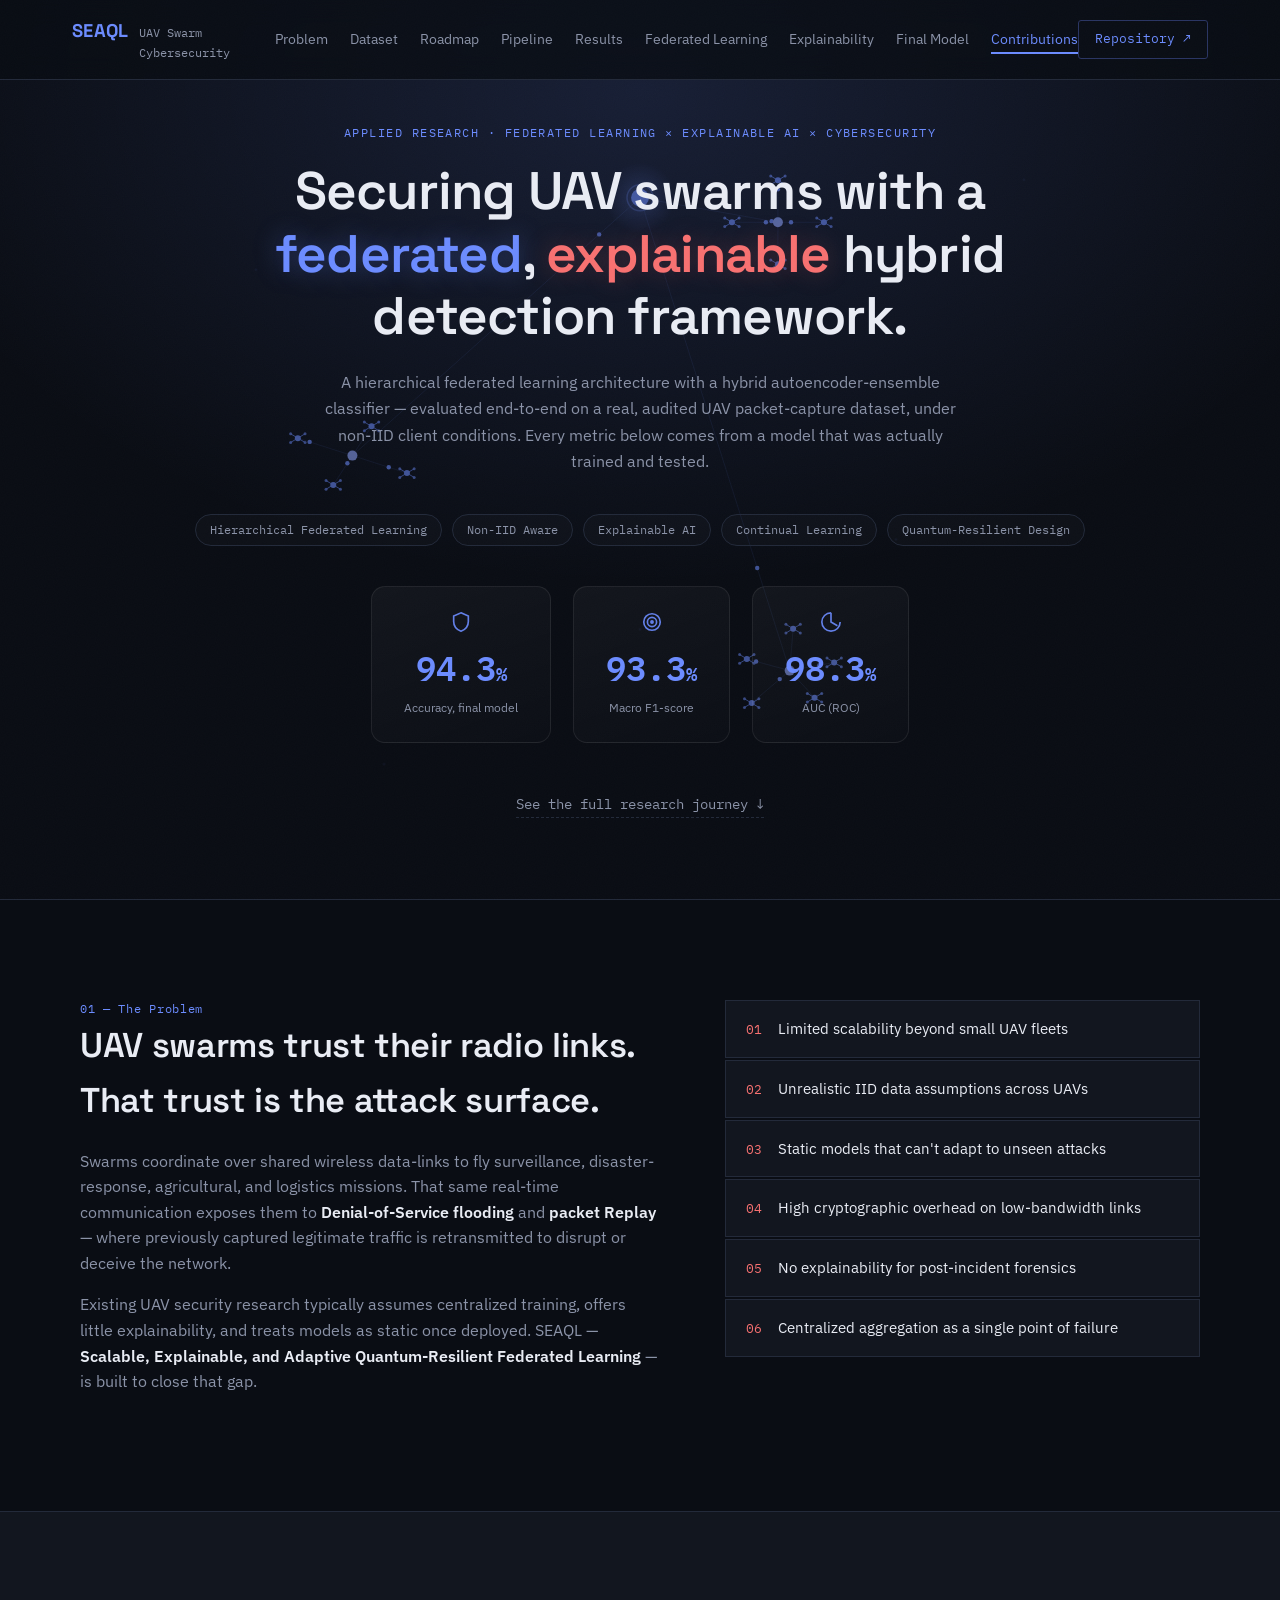
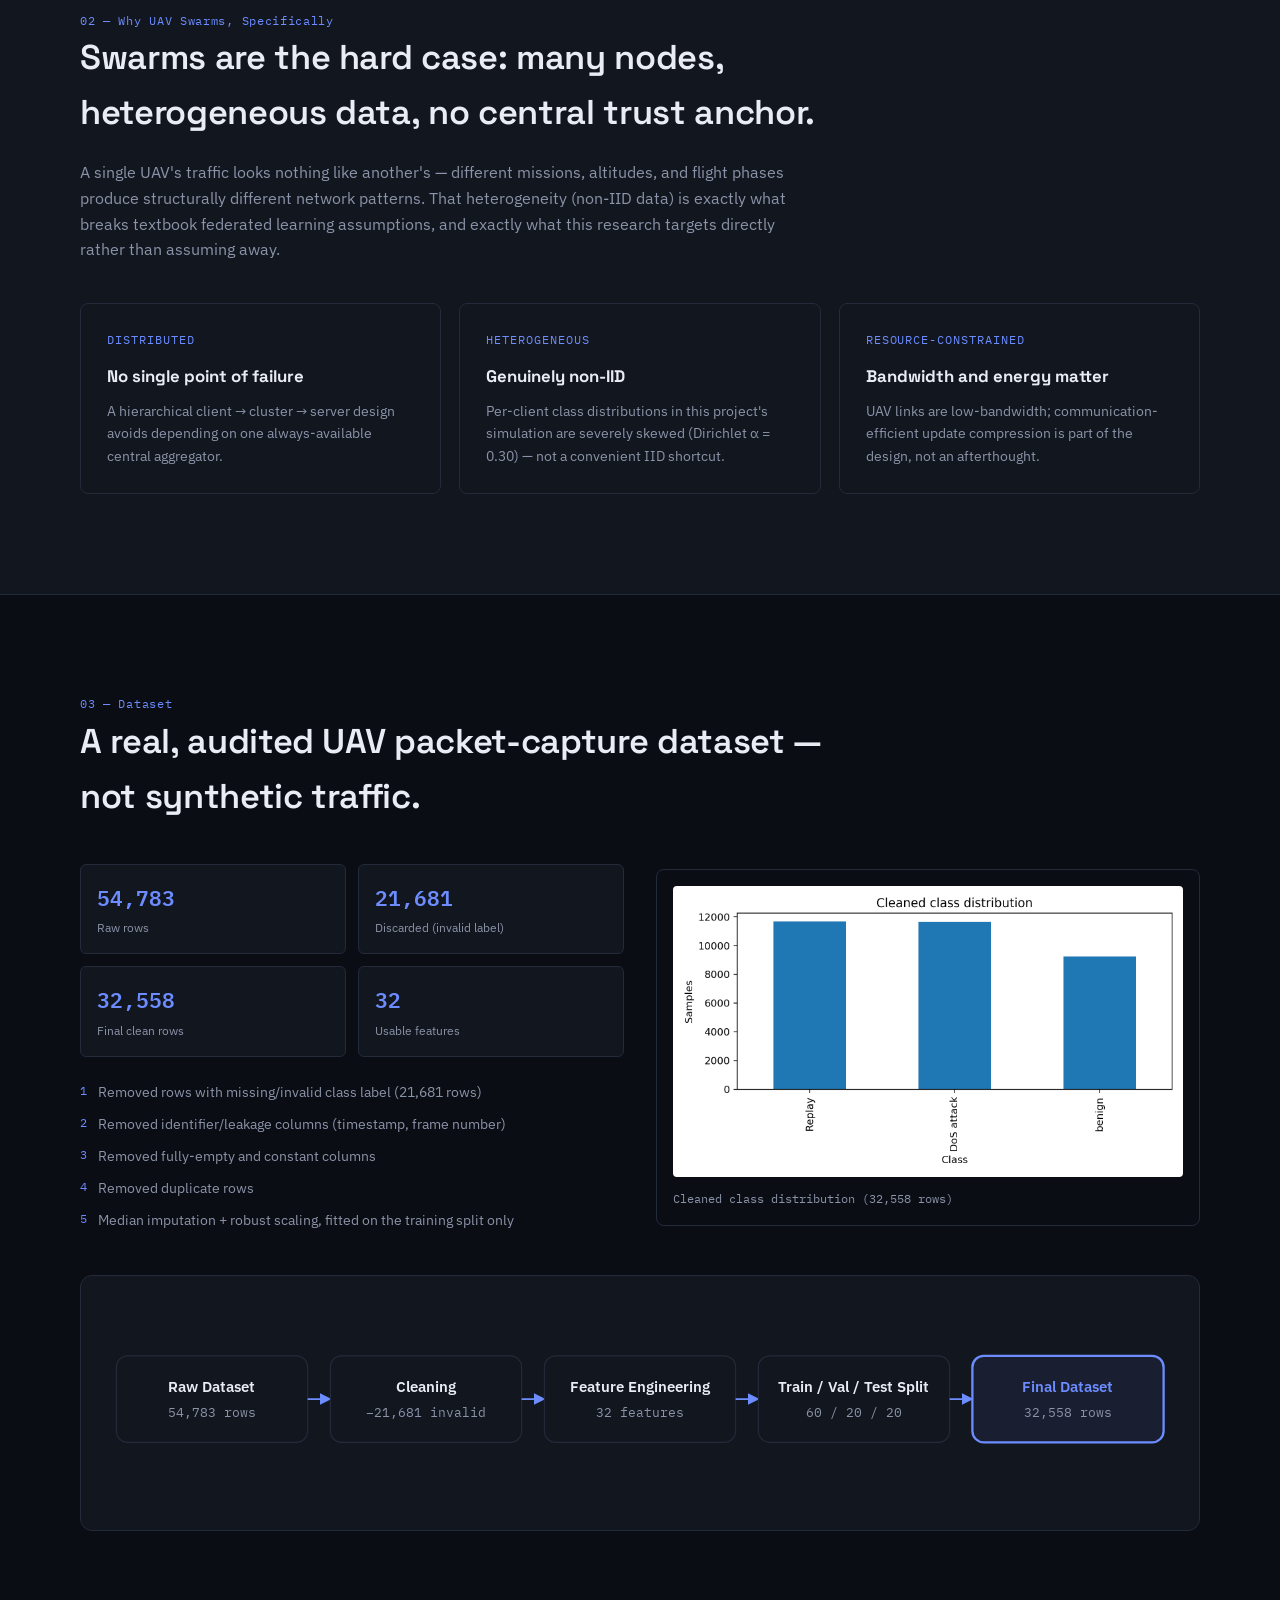
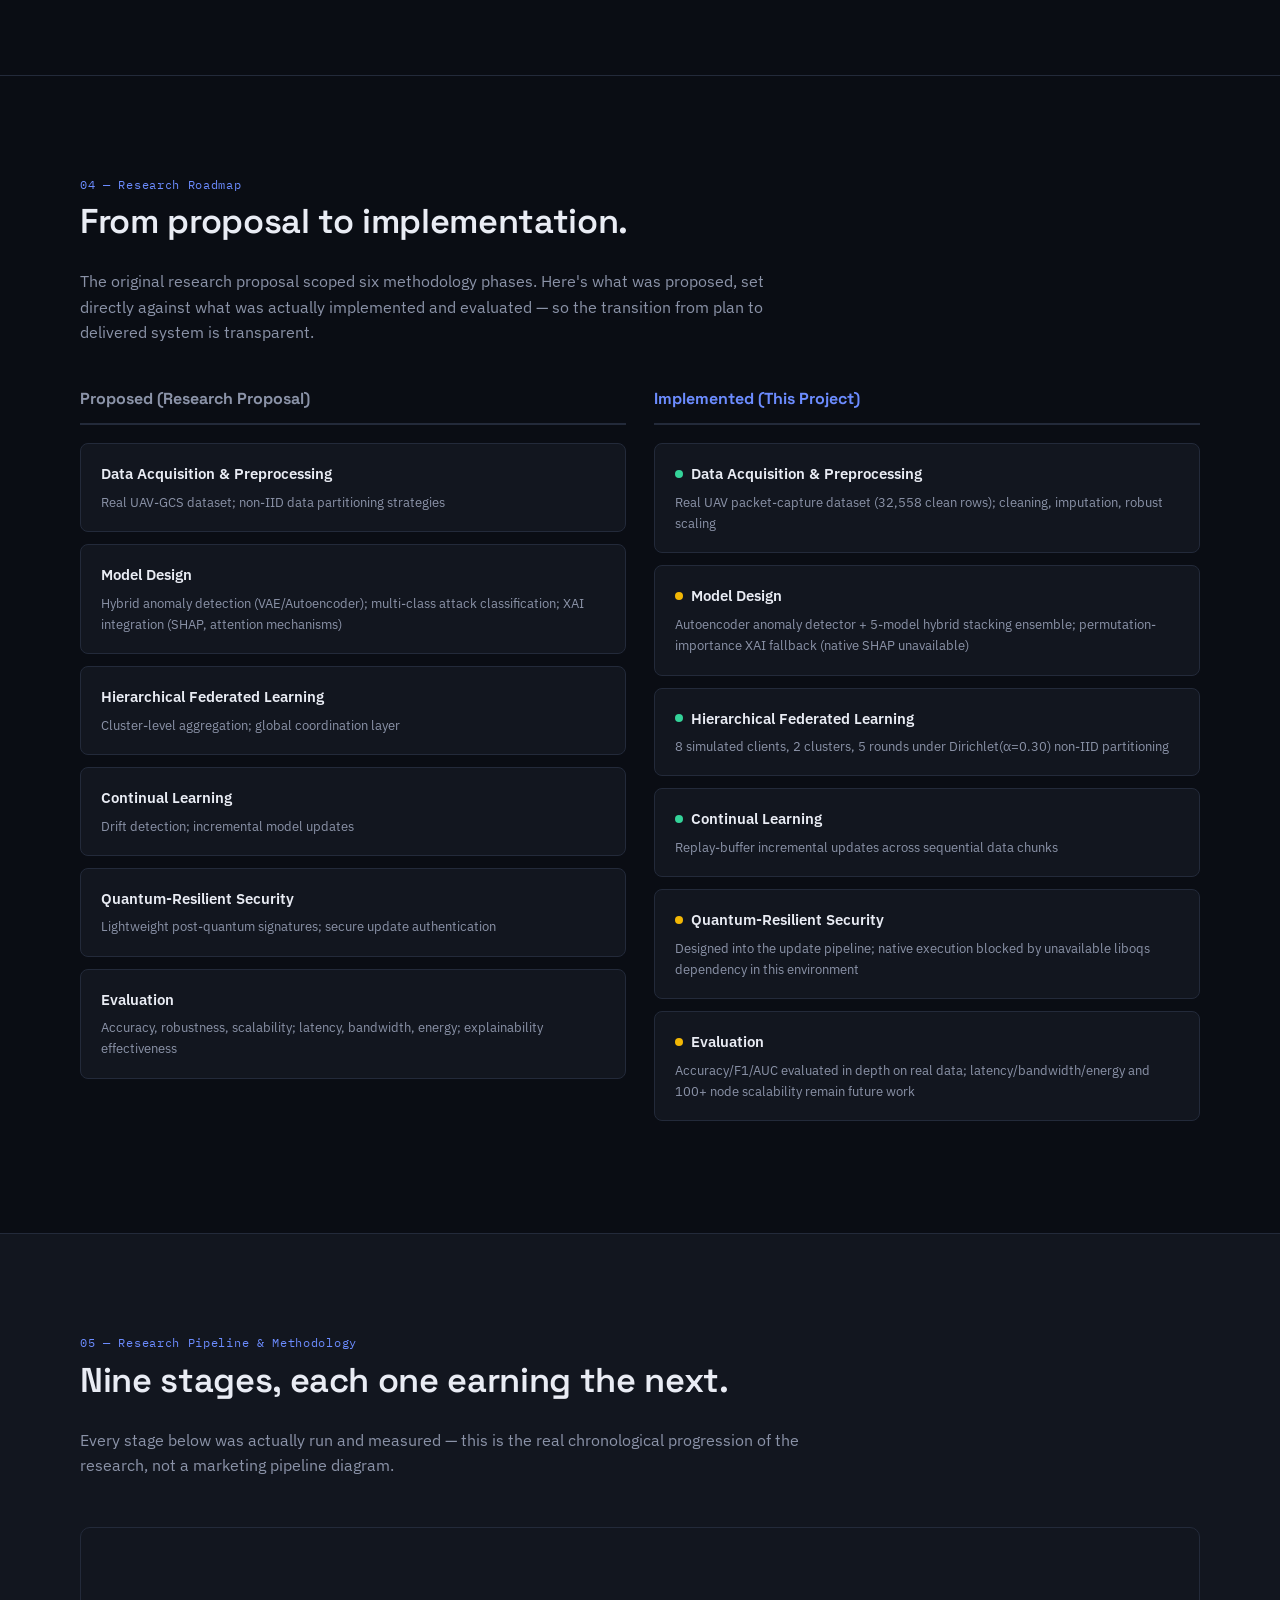
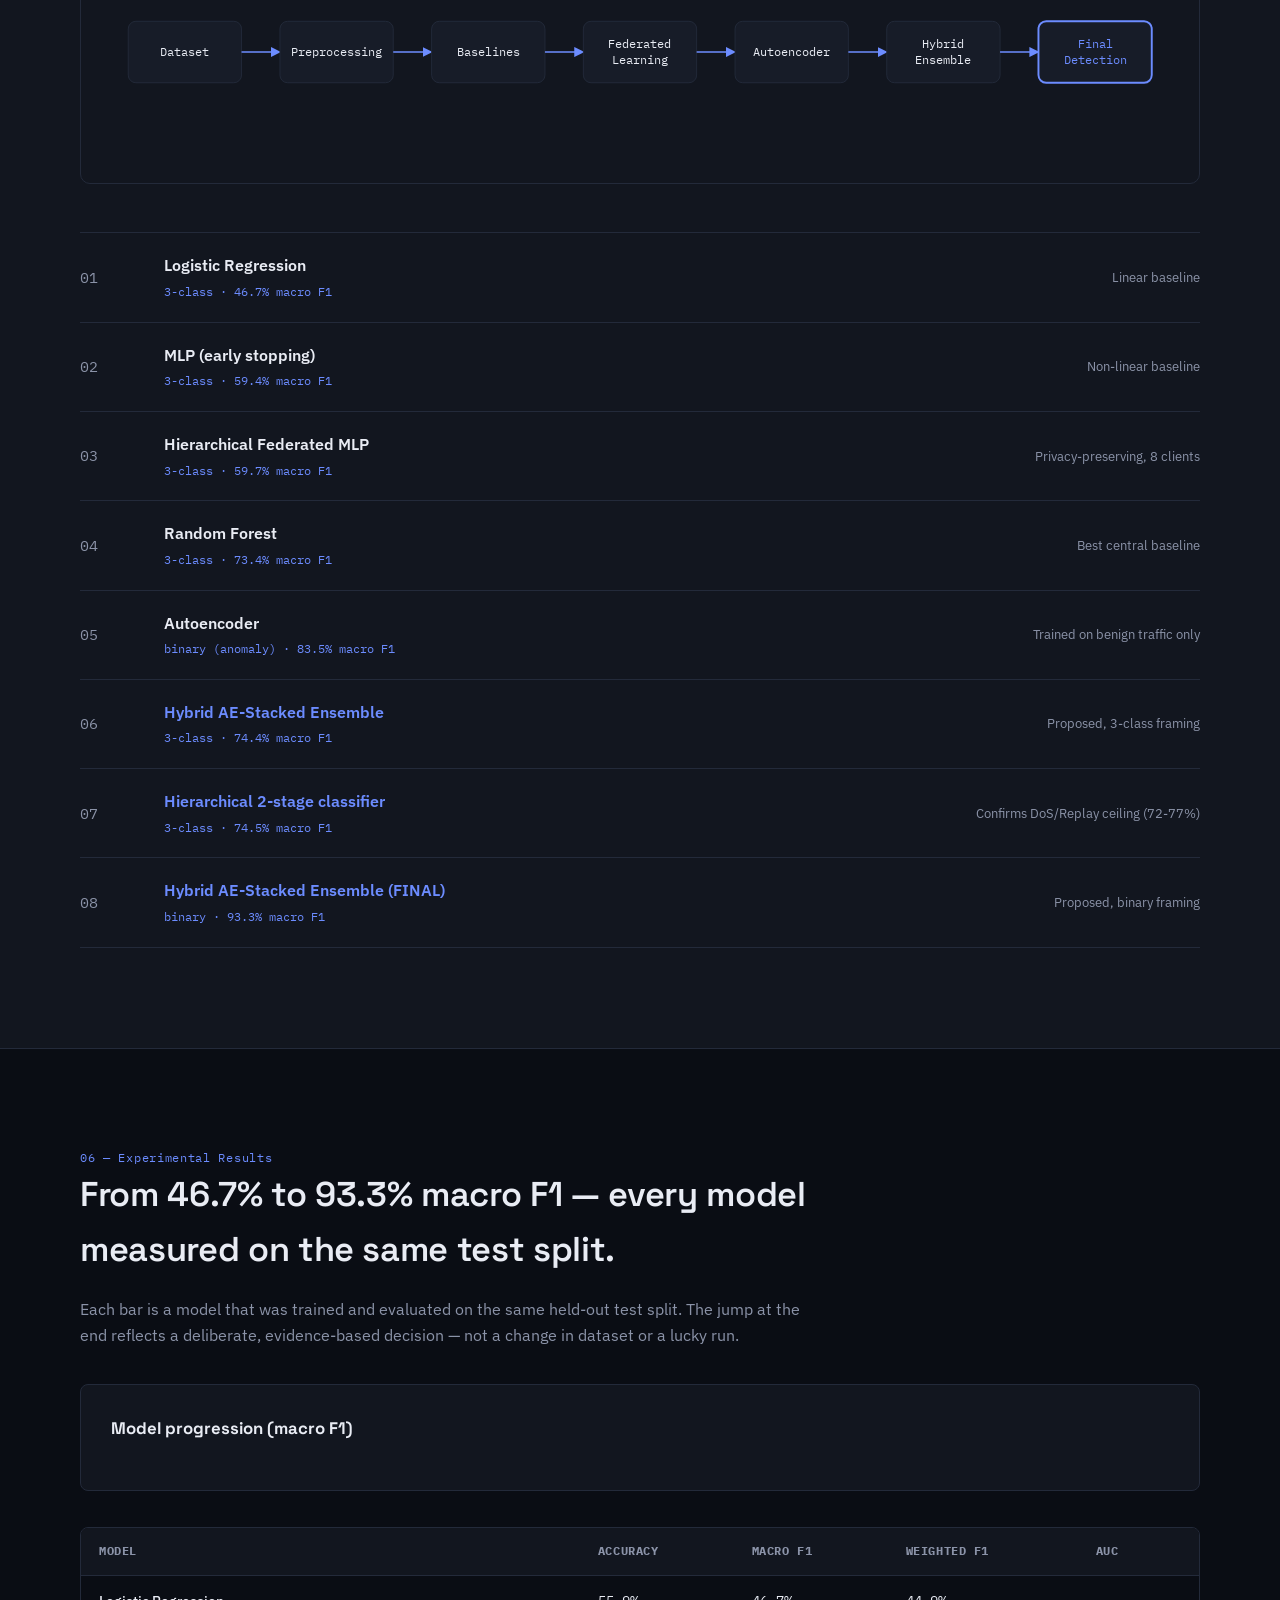
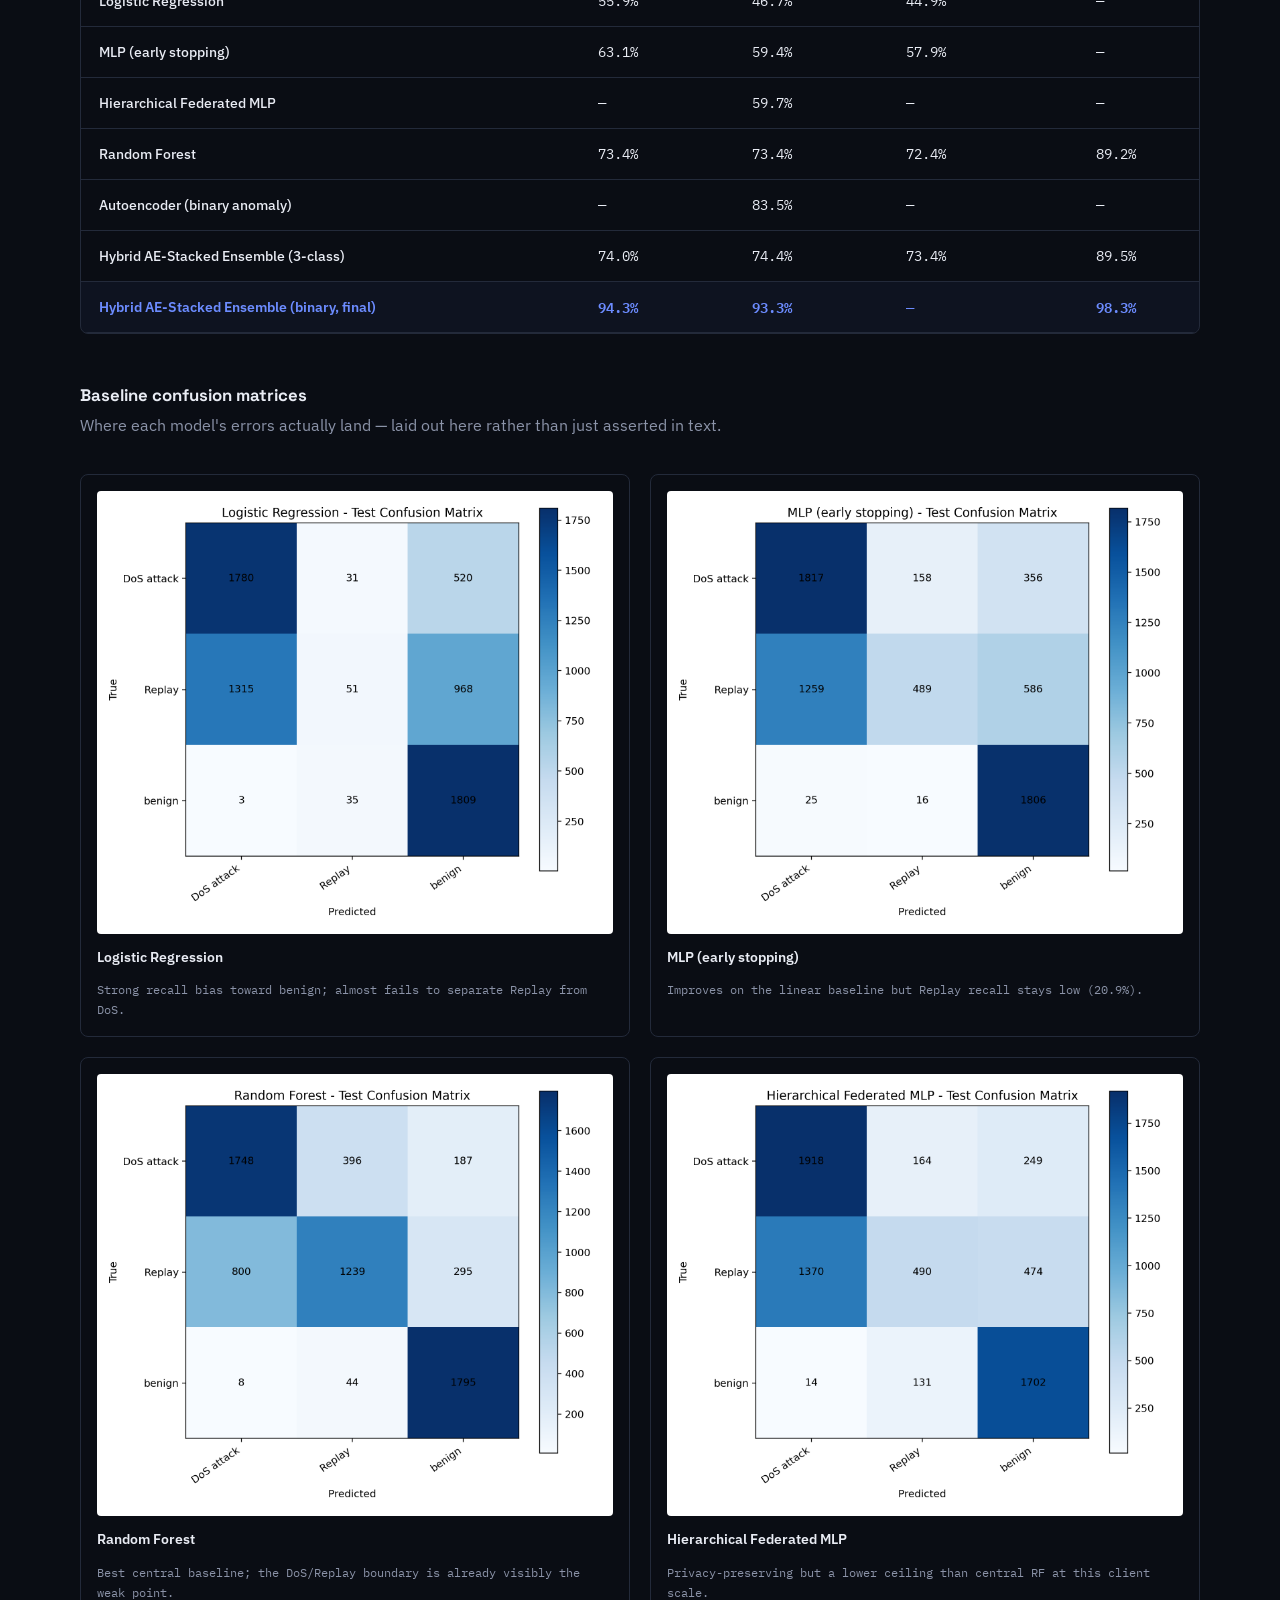
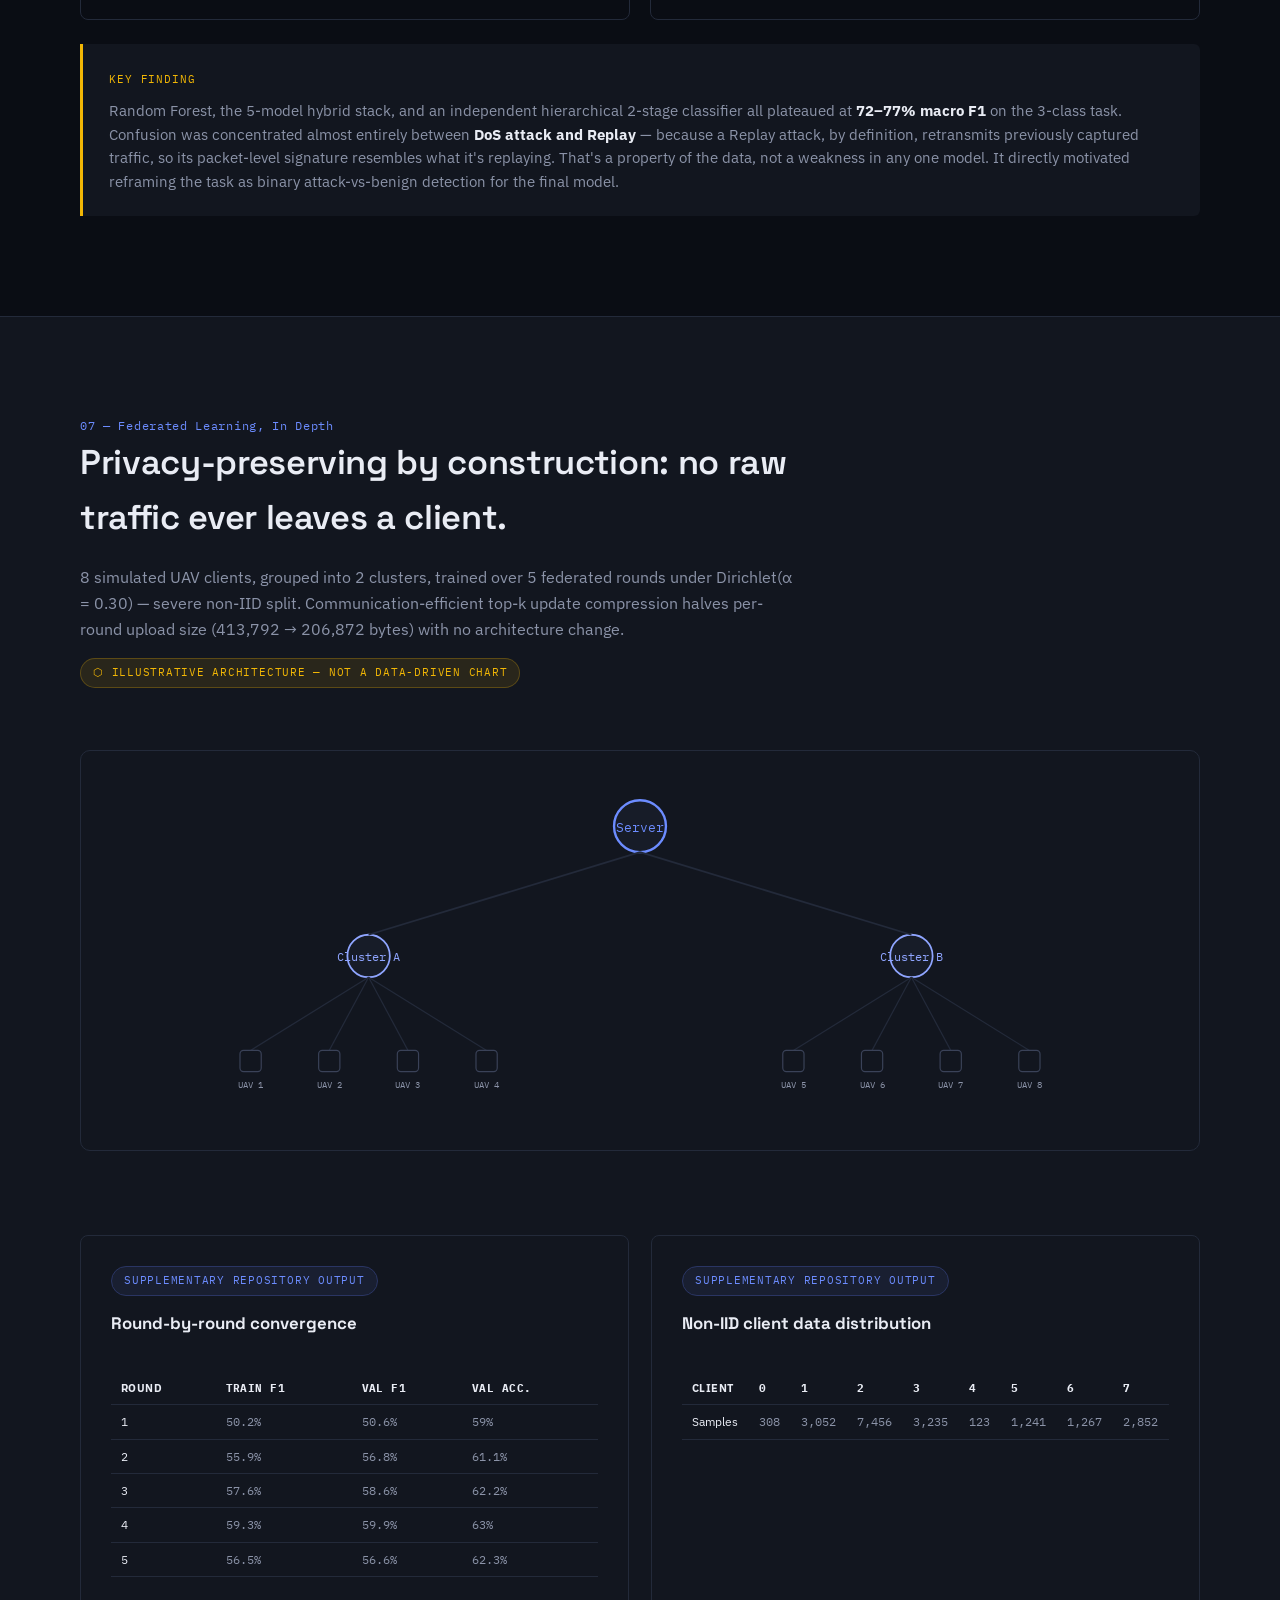
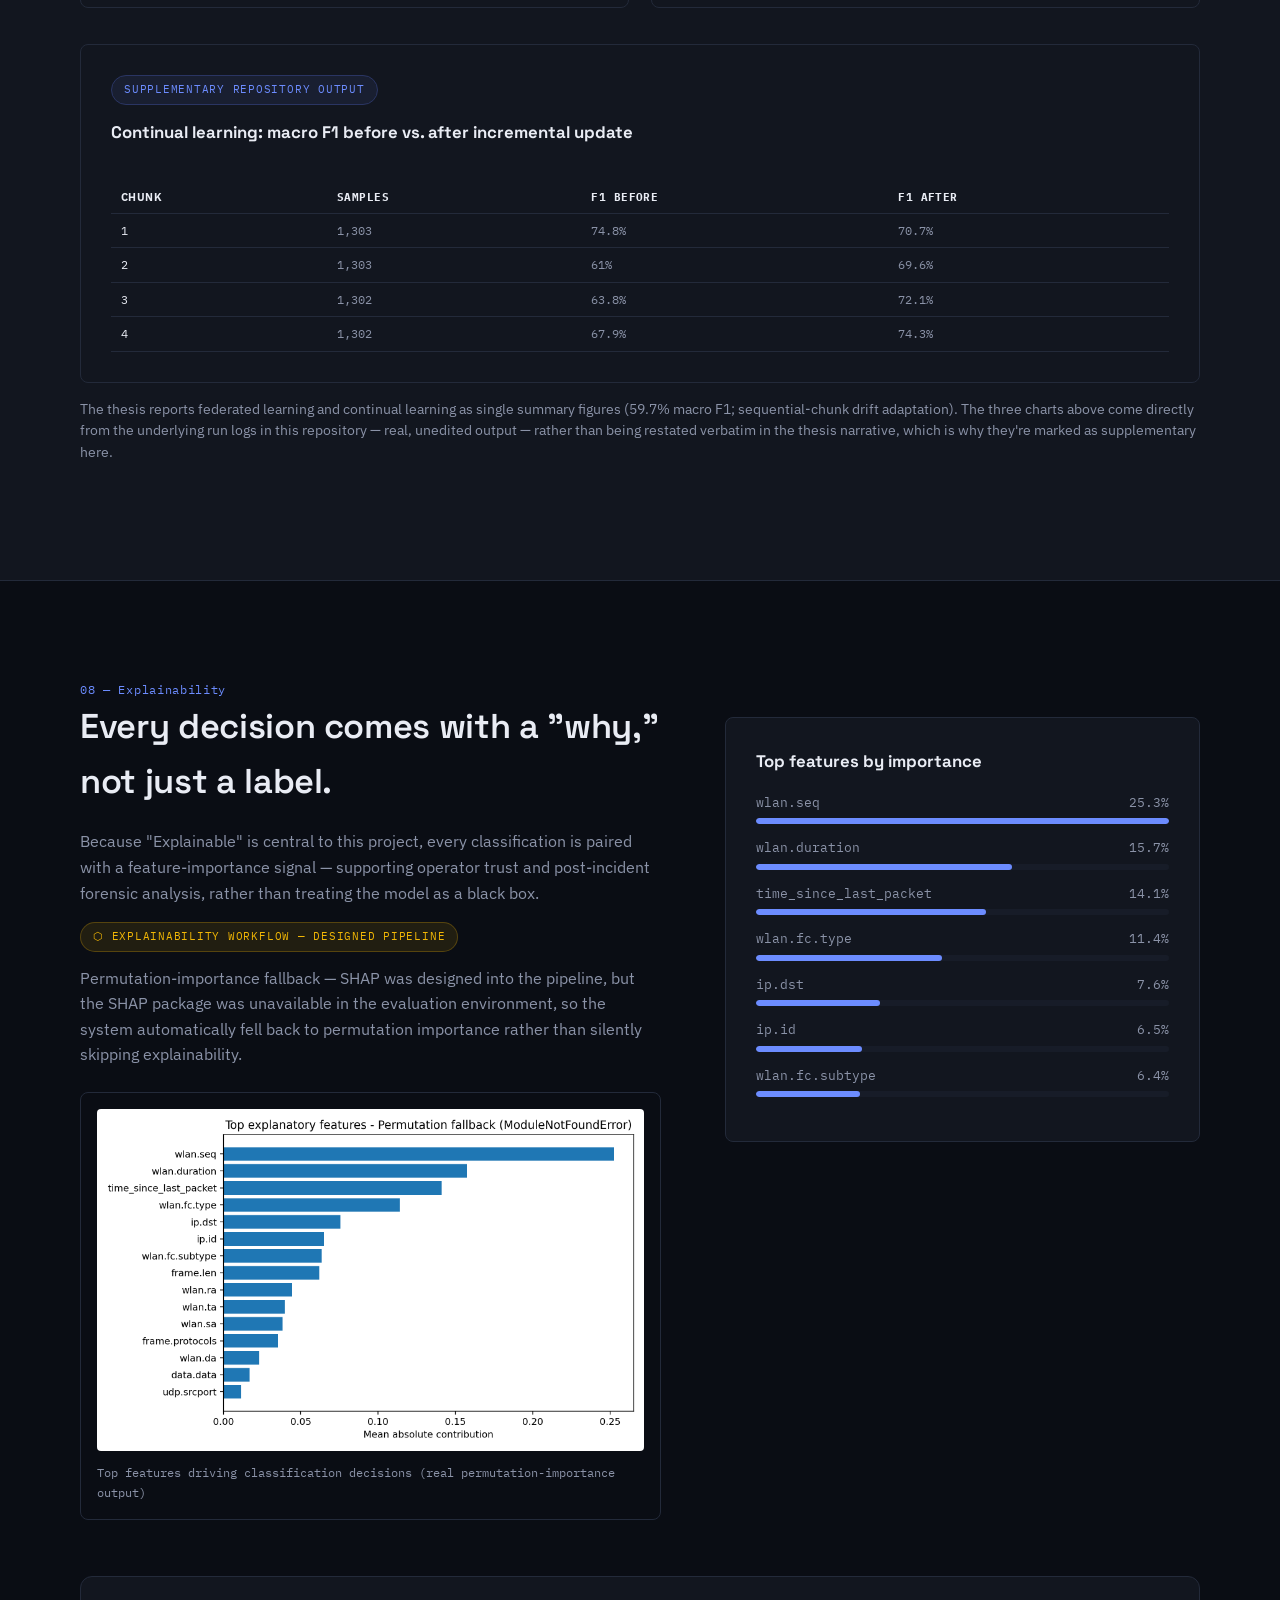
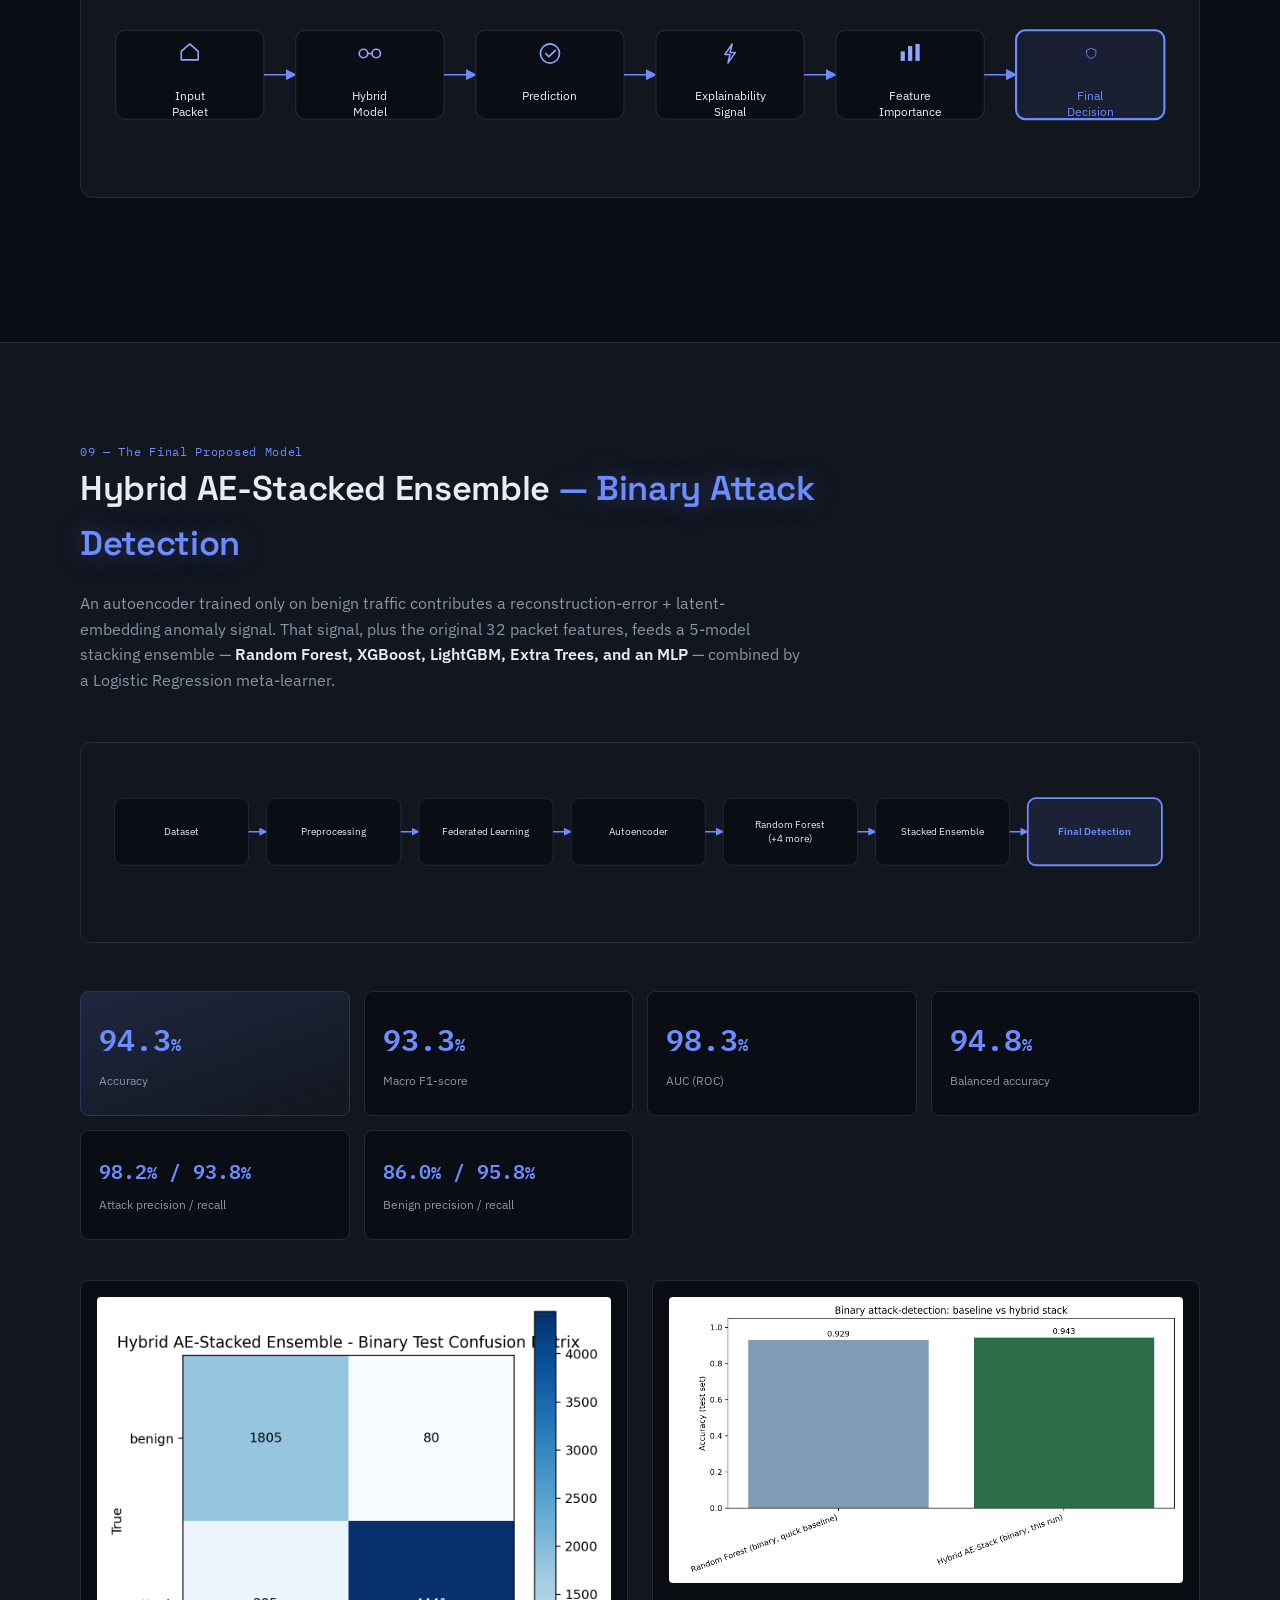
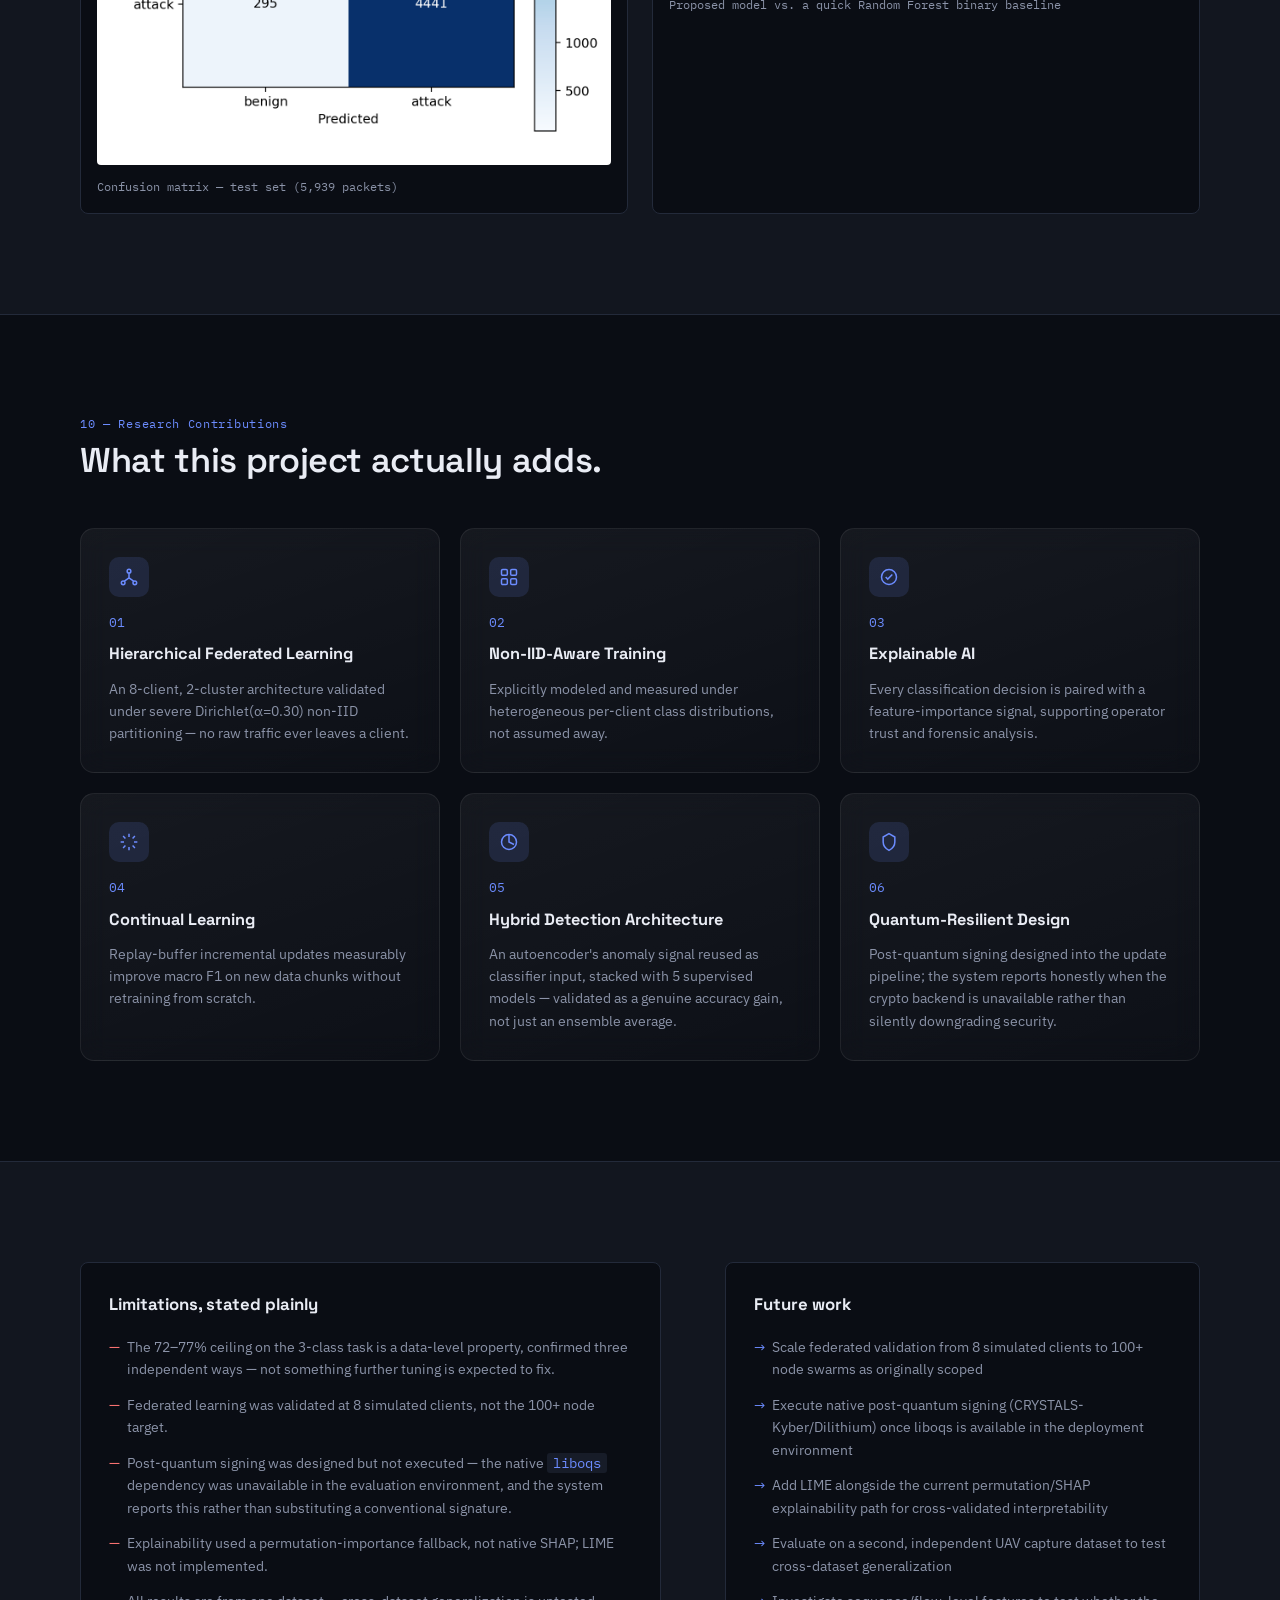
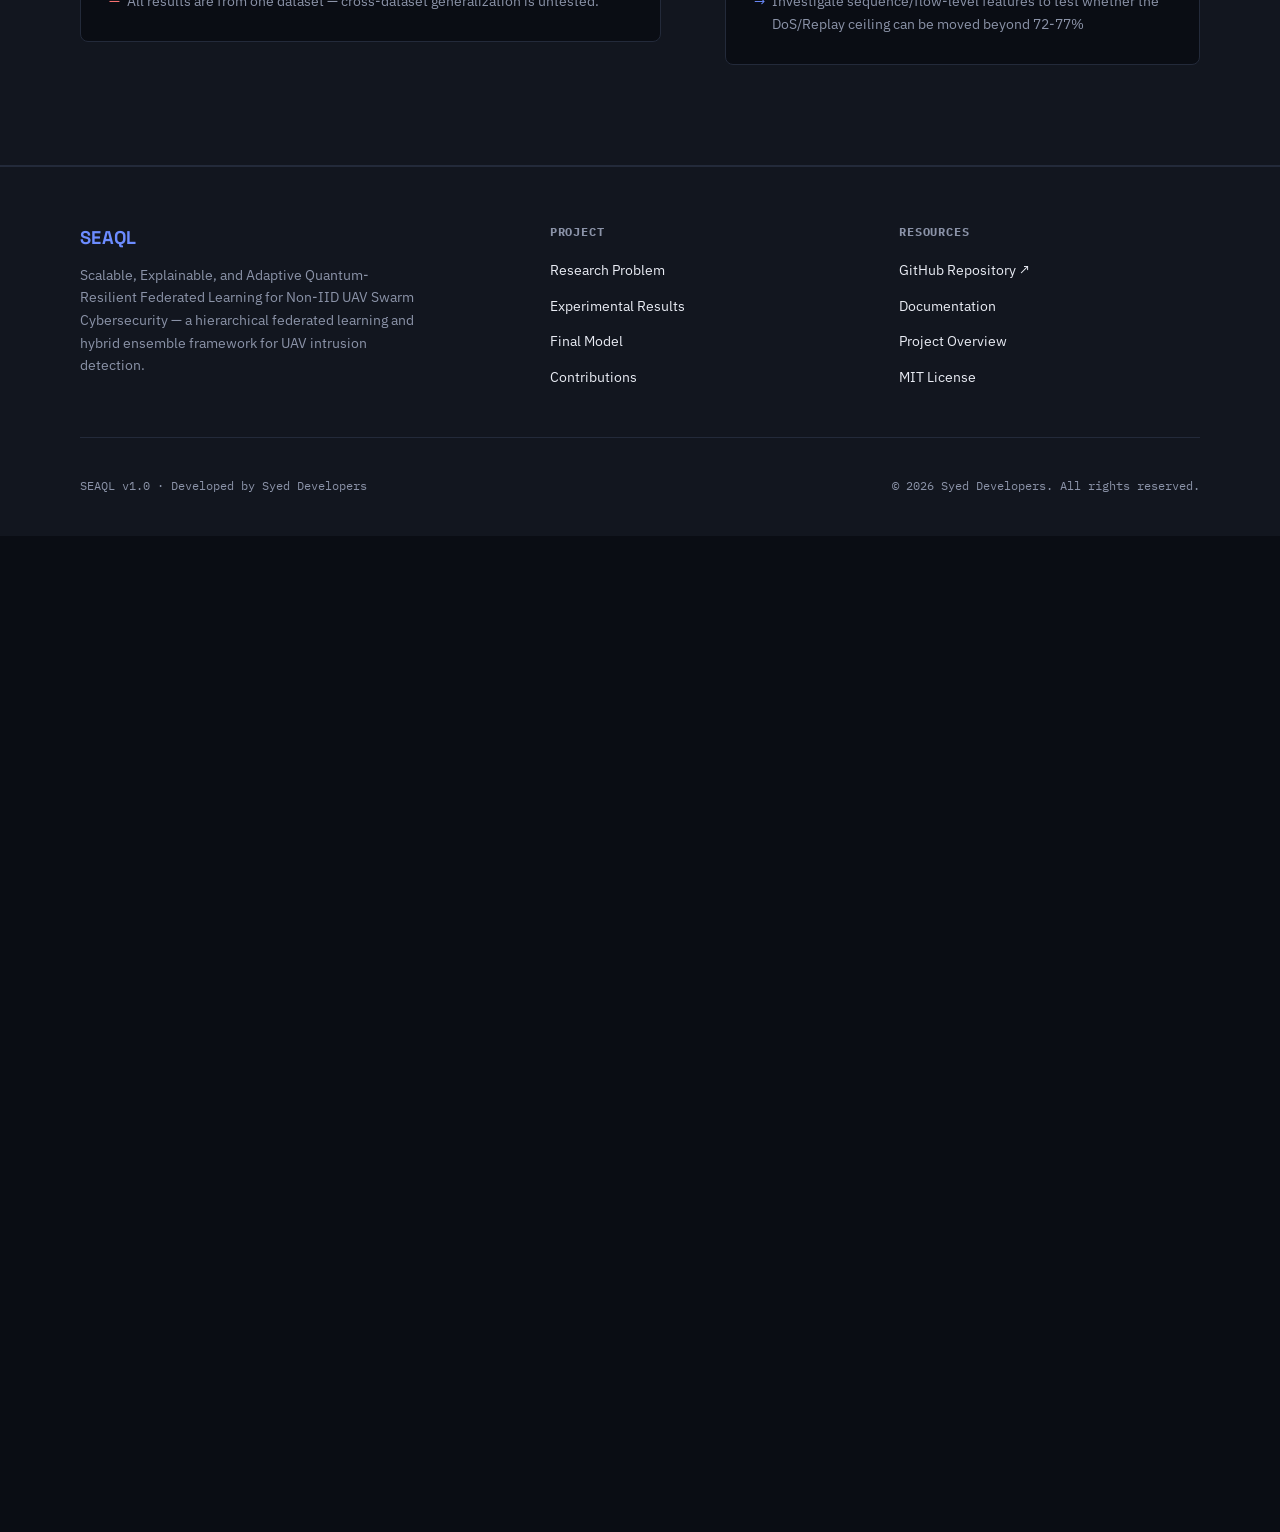
<file: seaql-repo/site/index.html>
<!DOCTYPE html>
<html lang="en">
<head>
<meta charset="UTF-8">
<meta name="viewport" content="width=device-width, initial-scale=1.0">
<title>SEAQL — Federated, Explainable UAV Swarm Cybersecurity</title>
<meta name="description" content="A hierarchical federated learning and hybrid ensemble framework for UAV swarm intrusion detection. 94.3% accuracy, 93.3% macro F1 on real packet-capture data.">
<link rel="preconnect" href="https://fonts.googleapis.com">
<link href="https://fonts.googleapis.com/css2?family=Space+Grotesk:wght@400;500;600;700&family=IBM+Plex+Sans:wght@400;500;600&family=IBM+Plex+Mono:wght@400;500;600&display=swap" rel="stylesheet">
<link rel="stylesheet" href="styles.css">
</head>
<body>

<div class="cursor-drone" id="cursor-drone">
  <svg width="30" height="30" viewBox="0 0 30 30" fill="none">
    <g stroke="#6C8CFF" stroke-width="1.4" stroke-linecap="round">
      <line x1="15" y1="15" x2="6" y2="6"/>
      <line x1="15" y1="15" x2="24" y2="6"/>
      <line x1="15" y1="15" x2="6" y2="24"/>
      <line x1="15" y1="15" x2="24" y2="24"/>
    </g>
    <circle cx="6" cy="6" r="3" fill="none" stroke="#8FA5FF" stroke-width="1.1" class="cursor-rotor"/>
    <circle cx="24" cy="6" r="3" fill="none" stroke="#8FA5FF" stroke-width="1.1" class="cursor-rotor"/>
    <circle cx="6" cy="24" r="3" fill="none" stroke="#8FA5FF" stroke-width="1.1" class="cursor-rotor"/>
    <circle cx="24" cy="24" r="3" fill="none" stroke="#8FA5FF" stroke-width="1.1" class="cursor-rotor"/>
    <rect x="11" y="11" width="8" height="8" rx="2" fill="#171C28" stroke="#6C8CFF" stroke-width="1.4"/>
    <circle cx="15" cy="15" r="1.4" fill="#6C8CFF"/>
  </svg>
</div>

<div class="noise-overlay"></div>

<nav class="nav" id="nav">
  <div class="nav-inner">
    <div class="nav-brand"><span class="brand-mark">SEAQL</span><span class="brand-sub">UAV Swarm Cybersecurity</span></div>
    <div class="nav-links" id="nav-links">
      <a href="#problem">Problem</a>
      <a href="#dataset">Dataset</a>
      <a href="#roadmap">Roadmap</a>
      <a href="#pipeline">Pipeline</a>
      <a href="#results">Results</a>
      <a href="#federated">Federated Learning</a>
      <a href="#explainability">Explainability</a>
      <a href="#final-model">Final Model</a>
      <a href="#contribution">Contributions</a>
      <a class="nav-cta-mobile" href="https://github.com/syedshah7214/seaql-uav" target="_blank" rel="noopener">Repository ↗</a>
    </div>
    <a class="nav-cta" href="https://github.com/syedshah7214/seaql-uav" target="_blank" rel="noopener">Repository ↗</a>
    <button class="nav-burger" id="nav-burger" aria-label="Toggle menu" aria-expanded="false"><span></span><span></span><span></span></button>
  </div>
</nav>

<!-- HERO -->
<header class="hero">
  <div class="hero-illustration"></div>
  <canvas id="swarm-canvas"></canvas>
  <div class="intro-drone-wrap" id="intro-drone">
    <div class="vanish-ring" id="vanish-ring"></div>
    <div class="intro-drone-bob">
      <svg width="180" height="180" viewBox="0 0 180 180" fill="none">
        <!-- motion trail -->
        <g class="rotor-blur">
          <ellipse cx="34" cy="34" rx="20" ry="7" fill="#6C8CFF" opacity="0.12"/>
          <ellipse cx="146" cy="34" rx="20" ry="7" fill="#6C8CFF" opacity="0.12"/>
          <ellipse cx="34" cy="146" rx="20" ry="7" fill="#6C8CFF" opacity="0.12"/>
          <ellipse cx="146" cy="146" rx="20" ry="7" fill="#6C8CFF" opacity="0.12"/>
        </g>
        <!-- arms -->
        <g stroke="#8FA5FF" stroke-width="4" stroke-linecap="round">
          <line x1="90" y1="90" x2="34" y2="34"/>
          <line x1="90" y1="90" x2="146" y2="34"/>
          <line x1="90" y1="90" x2="34" y2="146"/>
          <line x1="90" y1="90" x2="146" y2="146"/>
        </g>
        <!-- rotors -->
        <g class="rotor">
          <circle cx="34" cy="34" r="19" fill="none" stroke="#6C8CFF" stroke-width="2.4"/>
          <circle cx="146" cy="34" r="19" fill="none" stroke="#6C8CFF" stroke-width="2.4"/>
          <circle cx="34" cy="146" r="19" fill="none" stroke="#6C8CFF" stroke-width="2.4"/>
          <circle cx="146" cy="146" r="19" fill="none" stroke="#6C8CFF" stroke-width="2.4"/>
        </g>
        <!-- motor hubs -->
        <circle cx="34" cy="34" r="5" fill="#171C28" stroke="#8FA5FF" stroke-width="2"/>
        <circle cx="146" cy="34" r="5" fill="#171C28" stroke="#8FA5FF" stroke-width="2"/>
        <circle cx="34" cy="146" r="5" fill="#171C28" stroke="#8FA5FF" stroke-width="2"/>
        <circle cx="146" cy="146" r="5" fill="#171C28" stroke="#8FA5FF" stroke-width="2"/>
        <!-- nav lights -->
        <circle cx="34" cy="34" r="2.2" fill="#F87171"/>
        <circle cx="146" cy="34" r="2.2" fill="#34D399"/>
        <!-- body -->
        <rect x="66" y="66" width="48" height="48" rx="10" fill="#12161F" stroke="#6C8CFF" stroke-width="3"/>
        <rect x="78" y="78" width="24" height="24" rx="5" fill="#171C28" stroke="#8FA5FF" stroke-width="1.6"/>
        <circle cx="90" cy="90" r="5" fill="#6C8CFF"/>
        <!-- camera gimbal -->
        <circle cx="90" cy="120" r="7" fill="#171C28" stroke="#8FA5FF" stroke-width="2"/>
        <circle cx="90" cy="120" r="2.6" fill="#6C8CFF"/>
      </svg>
    </div>
  </div>
  <div class="hero-content">
    <p class="eyebrow">Applied Research · Federated Learning × Explainable AI × Cybersecurity</p>
    <h1>Securing UAV swarms with a<br><span class="hl-signal">federated</span>, <span class="hl-alert">explainable</span> hybrid detection framework.</h1>
    <p class="hero-sub">A hierarchical federated learning architecture with a hybrid autoencoder-ensemble classifier — evaluated end-to-end on a real, audited UAV packet-capture dataset, under non-IID client conditions. Every metric below comes from a model that was actually trained and tested.</p>
    <div class="hero-badges">
      <span class="hero-badge">Hierarchical Federated Learning</span>
      <span class="hero-badge">Non-IID Aware</span>
      <span class="hero-badge">Explainable AI</span>
      <span class="hero-badge">Continual Learning</span>
      <span class="hero-badge">Quantum-Resilient Design</span>
    </div>
    <div class="hero-stats" id="hero-stats"></div>
    <a href="#problem" class="scroll-cue">See the full research journey ↓</a>
  </div>
</header>

<main>

  <!-- PROBLEM -->
  <section class="section" id="problem">
    <div class="section-inner two-col">
      <div>
        <p class="section-tag">01 — The Problem</p>
        <h2>UAV swarms trust their radio links. That trust is the attack surface.</h2>
        <p class="body-text">Swarms coordinate over shared wireless data-links to fly surveillance, disaster-response, agricultural, and logistics missions. That same real-time communication exposes them to <strong>Denial-of-Service flooding</strong> and <strong>packet Replay</strong> — where previously captured legitimate traffic is retransmitted to disrupt or deceive the network.</p>
        <p class="body-text">Existing UAV security research typically assumes centralized training, offers little explainability, and treats models as static once deployed. SEAQL — <strong>Scalable, Explainable, and Adaptive Quantum-Resilient Federated Learning</strong> — is built to close that gap.</p>
      </div>
      <div class="problem-list">
        <div class="problem-item"><span class="problem-num">01</span>Limited scalability beyond small UAV fleets</div>
        <div class="problem-item"><span class="problem-num">02</span>Unrealistic IID data assumptions across UAVs</div>
        <div class="problem-item"><span class="problem-num">03</span>Static models that can't adapt to unseen attacks</div>
        <div class="problem-item"><span class="problem-num">04</span>High cryptographic overhead on low-bandwidth links</div>
        <div class="problem-item"><span class="problem-num">05</span>No explainability for post-incident forensics</div>
        <div class="problem-item"><span class="problem-num">06</span>Centralized aggregation as a single point of failure</div>
      </div>
    </div>
  </section>

  <!-- WHY UAV SWARM -->
  <section class="section alt">
    <div class="section-inner">
      <p class="section-tag">02 — Why UAV Swarms, Specifically</p>
      <h2>Swarms are the hard case: many nodes, heterogeneous data, no central trust anchor.</h2>
      <p class="body-text max-w">A single UAV's traffic looks nothing like another's — different missions, altitudes, and flight phases produce structurally different network patterns. That heterogeneity (non-IID data) is exactly what breaks textbook federated learning assumptions, and exactly what this research targets directly rather than assuming away.</p>
      <div class="why-grid">
        <div class="why-card"><div class="why-icon">DISTRIBUTED</div><h3>No single point of failure</h3><p>A hierarchical client → cluster → server design avoids depending on one always-available central aggregator.</p></div>
        <div class="why-card"><div class="why-icon">HETEROGENEOUS</div><h3>Genuinely non-IID</h3><p>Per-client class distributions in this project's simulation are severely skewed (Dirichlet α = 0.30) — not a convenient IID shortcut.</p></div>
        <div class="why-card"><div class="why-icon">RESOURCE-CONSTRAINED</div><h3>Bandwidth and energy matter</h3><p>UAV links are low-bandwidth; communication-efficient update compression is part of the design, not an afterthought.</p></div>
      </div>
    </div>
  </section>

  <!-- DATASET -->
  <section class="section" id="dataset">
    <div class="section-inner">
      <p class="section-tag">03 — Dataset</p>
      <h2>A real, audited UAV packet-capture dataset — not synthetic traffic.</h2>
      <div class="dataset-grid">
        <div>
          <div class="dataset-stats" id="dataset-stats"></div>
          <ol class="dataset-steps" id="dataset-steps"></ol>
        </div>
        <figure class="figure-card">
          <img src="assets/class_distribution.png" alt="Class distribution across benign, DoS attack, and Replay" style="max-height:340px; object-fit:contain; margin:0 auto;">
          <figcaption>Cleaned class distribution (32,558 rows)</figcaption>
        </figure>
      </div>
      <div class="dataset-flow">
        <svg viewBox="0 0 1000 160" xmlns="http://www.w3.org/2000/svg"><g id="dataset-flow-svg"></g></svg>
      </div>
    </div>
  </section>

  <!-- RESEARCH ROADMAP: proposal vs implementation -->
  <section class="section" id="roadmap">
    <div class="section-inner">
      <p class="section-tag">04 — Research Roadmap</p>
      <h2>From proposal to implementation.</h2>
      <p class="body-text max-w">The original research proposal scoped six methodology phases. Here's what was proposed, set directly against what was actually implemented and evaluated — so the transition from plan to delivered system is transparent.</p>
      <div class="roadmap-grid">
        <div class="roadmap-col">
          <h4 class="roadmap-col-title proposed">Proposed (Research Proposal)</h4>
          <div id="roadmap-proposed"></div>
        </div>
        <div class="roadmap-col">
          <h4 class="roadmap-col-title implemented">Implemented (This Project)</h4>
          <div id="roadmap-implemented"></div>
        </div>
      </div>
    </div>
  </section>

  <!-- PIPELINE -->
  <section class="section alt" id="pipeline">
    <div class="section-inner">
      <p class="section-tag">05 — Research Pipeline & Methodology</p>
      <h2>Nine stages, each one earning the next.</h2>
      <p class="body-text max-w">Every stage below was actually run and measured — this is the real chronological progression of the research, not a marketing pipeline diagram.</p>

      <div class="pipeline-diagram">
        <svg viewBox="0 0 1040 200" xmlns="http://www.w3.org/2000/svg" style="width:100%;height:auto;font-family:'IBM Plex Mono',monospace;">
          <defs>
            <marker id="arrow" viewBox="0 0 10 10" refX="9" refY="5" markerWidth="7" markerHeight="7" orient="auto-start-reverse">
              <path d="M0,0 L10,5 L0,10 z" fill="#6C8CFF"/>
            </marker>
          </defs>
          <!-- stage boxes -->
          <g id="pipeline-svg-stages"></g>
        </svg>
      </div>

      <div class="timeline" id="timeline"></div>
    </div>
  </section>

  <!-- RESULTS -->
  <section class="section" id="results">
    <div class="section-inner">
      <p class="section-tag">06 — Experimental Results</p>
      <h2>From 46.7% to 93.3% macro F1 — every model measured on the same test split.</h2>
      <p class="body-text max-w">Each bar is a model that was trained and evaluated on the same held-out test split. The jump at the end reflects a deliberate, evidence-based decision — not a change in dataset or a lucky run.</p>

      <div class="chart-card">
        <h3>Model progression (macro F1)</h3>
        <canvas id="progressionChart" height="110"></canvas>
      </div>

      <div class="results-table-wrap">
        <table class="results-table" id="results-table">
          <thead><tr><th>Model</th><th>Accuracy</th><th>Macro F1</th><th>Weighted F1</th><th>AUC</th></tr></thead>
          <tbody></tbody>
        </table>
      </div>

      <h3 style="font-family:var(--font-display); font-size:1.05rem; margin:48px 0 4px;">Baseline confusion matrices</h3>
      <p class="body-text">Where each model's errors actually land — laid out here rather than just asserted in text.</p>
      <div class="figure-grid" id="baseline-confusion-grid"></div>

      <div class="finding-card">
        <span class="finding-tag">Key finding</span>
        <p>Random Forest, the 5-model hybrid stack, and an independent hierarchical 2-stage classifier all plateaued at <strong>72–77% macro F1</strong> on the 3-class task. Confusion was concentrated almost entirely between <strong>DoS attack and Replay</strong> — because a Replay attack, by definition, retransmits previously captured traffic, so its packet-level signature resembles what it's replaying. That's a property of the data, not a weakness in any one model. It directly motivated reframing the task as binary attack-vs-benign detection for the final model.</p>
      </div>
    </div>
  </section>

  <!-- FEDERATED LEARNING -->
  <section class="section alt" id="federated">
    <div class="section-inner">
      <p class="section-tag">07 — Federated Learning, In Depth</p>
      <h2>Privacy-preserving by construction: no raw traffic ever leaves a client.</h2>
      <p class="body-text max-w" id="federated-summary"></p>

      <span class="badge badge-illustrative">⬡ Illustrative Architecture — not a data-driven chart</span>
      <div class="pipeline-diagram">
        <svg viewBox="0 0 900 260" xmlns="http://www.w3.org/2000/svg" style="width:100%;height:auto;">
          <g id="fl-architecture-svg"></g>
        </svg>
      </div>

      <div class="chart-grid-2">
        <div class="chart-card">
          <span class="badge badge-supplementary">Supplementary repository output</span>
          <h3>Round-by-round convergence</h3>
          <canvas id="federatedChart" height="180"></canvas>
          <div class="mini-table-wrap" id="federated-mini-table"></div>
        </div>
        <div class="chart-card">
          <span class="badge badge-supplementary">Supplementary repository output</span>
          <h3>Non-IID client data distribution</h3>
          <canvas id="nonIidChart" height="180"></canvas>
          <div class="mini-table-wrap" id="nonIid-mini-table"></div>
        </div>
      </div>

      <div class="chart-card">
        <span class="badge badge-supplementary">Supplementary repository output</span>
        <h3>Continual learning: macro F1 before vs. after incremental update</h3>
        <canvas id="continualChart" height="90"></canvas>
        <div class="mini-table-wrap" id="continual-mini-table"></div>
      </div>
      <p class="body-text" style="margin-top:16px; font-size:0.85rem;">The thesis reports federated learning and continual learning as single summary figures (59.7% macro F1; sequential-chunk drift adaptation). The three charts above come directly from the underlying run logs in this repository — real, unedited output — rather than being restated verbatim in the thesis narrative, which is why they're marked as supplementary here.</p>
    </div>
  </section>

  <!-- EXPLAINABILITY -->
  <section class="section" id="explainability">
    <div class="section-inner two-col">
      <div>
        <p class="section-tag">08 — Explainability</p>
        <h2>Every decision comes with a "why," not just a label.</h2>
        <p class="body-text">Because "Explainable" is central to this project, every classification is paired with a feature-importance signal — supporting operator trust and post-incident forensic analysis, rather than treating the model as a black box.</p>
        <span class="badge badge-illustrative">⬡ Explainability workflow — designed pipeline</span>
        <p class="body-text" id="explainability-method"></p>
        <div class="figure-card" style="margin-top:24px;">
          <img src="assets/xai_feature_importance.png" alt="Feature importance ranking">
          <figcaption>Top features driving classification decisions (real permutation-importance output)</figcaption>
        </div>
      </div>
      <div id="xai-feature-list"></div>
    </div>
    <div class="section-inner" style="margin-top:56px;">
      <div class="xai-flow">
        <svg viewBox="0 0 1000 140" xmlns="http://www.w3.org/2000/svg"><g id="xai-flow-svg"></g></svg>
      </div>
  </section>

  <!-- FINAL MODEL -->
  <section class="section alt" id="final-model">
    <div class="section-inner">
      <p class="section-tag">09 — The Final Proposed Model</p>
      <h2>Hybrid AE-Stacked Ensemble <span class="hl-signal">— Binary Attack Detection</span></h2>
      <p class="body-text max-w">An autoencoder trained only on benign traffic contributes a reconstruction-error + latent-embedding anomaly signal. That signal, plus the original 32 packet features, feeds a 5-model stacking ensemble — <strong>Random Forest, XGBoost, LightGBM, Extra Trees, and an MLP</strong> — combined by a Logistic Regression meta-learner.</p>

      <div class="pipeline-diagram">
        <svg viewBox="0 0 1180 150" xmlns="http://www.w3.org/2000/svg" style="width:100%;height:auto;"><g id="architecture-svg"></g></svg>
      </div>

      <div class="metrics-grid">
        <div class="metric-card hero-metric"><span class="metric-value">94.3<small>%</small></span><span class="metric-label">Accuracy</span></div>
        <div class="metric-card"><span class="metric-value">93.3<small>%</small></span><span class="metric-label">Macro F1-score</span></div>
        <div class="metric-card"><span class="metric-value">98.3<small>%</small></span><span class="metric-label">AUC (ROC)</span></div>
        <div class="metric-card"><span class="metric-value">94.8<small>%</small></span><span class="metric-label">Balanced accuracy</span></div>
        <div class="metric-card small"><span class="metric-value">98.2<small>%</small> / 93.8<small>%</small></span><span class="metric-label">Attack precision / recall</span></div>
        <div class="metric-card small"><span class="metric-value">86.0<small>%</small> / 95.8<small>%</small></span><span class="metric-label">Benign precision / recall</span></div>
      </div>

      <div class="figure-row">
        <figure class="figure-card"><img src="assets/hybrid_binary_confusion_matrix.png" alt="Confusion matrix, final binary hybrid model"><figcaption>Confusion matrix — test set (5,939 packets)</figcaption></figure>
        <figure class="figure-card"><img src="assets/hybrid_binary_vs_baseline_comparison.png" alt="Hybrid model vs Random Forest baseline"><figcaption>Proposed model vs. a quick Random Forest binary baseline</figcaption></figure>
      </div>
    </div>
  </section>

  <!-- CONTRIBUTIONS -->
  <section class="section" id="contribution">
    <div class="section-inner">
      <p class="section-tag">10 — Research Contributions</p>
      <h2>What this project actually adds.</h2>
      <div class="contrib-grid" id="contrib-grid"></div>
    </div>
  </section>

  <!-- LIMITATIONS + FUTURE WORK -->
  <section class="section alt">
    <div class="section-inner two-col">
      <div class="limitations-card">
        <h3>Limitations, stated plainly</h3>
        <ul id="limitations-list">
          <li>The 72–77% ceiling on the 3-class task is a data-level property, confirmed three independent ways — not something further tuning is expected to fix.</li>
          <li>Federated learning was validated at 8 simulated clients, not the 100+ node target.</li>
          <li>Post-quantum signing was designed but not executed — the native <code>liboqs</code> dependency was unavailable in the evaluation environment, and the system reports this rather than substituting a conventional signature.</li>
          <li>Explainability used a permutation-importance fallback, not native SHAP; LIME was not implemented.</li>
          <li>All results are from one dataset — cross-dataset generalization is untested.</li>
        </ul>
      </div>
      <div class="future-card">
        <h3>Future work</h3>
        <ul id="future-list"></ul>
      </div>
    </div>
  </section>

</main>

<footer class="footer">
  <div class="footer-grid">
    <div>
      <span class="brand-mark">SEAQL</span>
      <p style="color:var(--text-muted); font-size:0.88rem; margin-top:12px; max-width:340px;">Scalable, Explainable, and Adaptive Quantum-Resilient Federated Learning for Non-IID UAV Swarm Cybersecurity — a hierarchical federated learning and hybrid ensemble framework for UAV intrusion detection.</p>
    </div>
    <div>
      <h4>Project</h4>
      <ul>
        <li><a href="#problem">Research Problem</a></li>
        <li><a href="#results">Experimental Results</a></li>
        <li><a href="#final-model">Final Model</a></li>
        <li><a href="#contribution">Contributions</a></li>
      </ul>
    </div>
    <div>
      <h4>Resources</h4>
      <ul>
        <li><a href="https://github.com/syedshah7214/seaql-uav" target="_blank" rel="noopener">GitHub Repository ↗</a></li>
        <li><a href="documentation.html">Documentation</a></li>
        <li><a href="readme.html">Project Overview</a></li>
        <li><a href="license.html">MIT License</a></li>
      </ul>
    </div>
  </div>
  <div class="footer-bottom">
    <span class="footer-copyright">SEAQL v1.0 · Developed by Syed Developers</span>
    <span class="footer-copyright">© 2026 Syed Developers. All rights reserved.</span>
  </div>
</footer>

<script src="assets/chart.umd.min.js"></script>
<script src="script.js"></script>
</body>
</html>
</file>
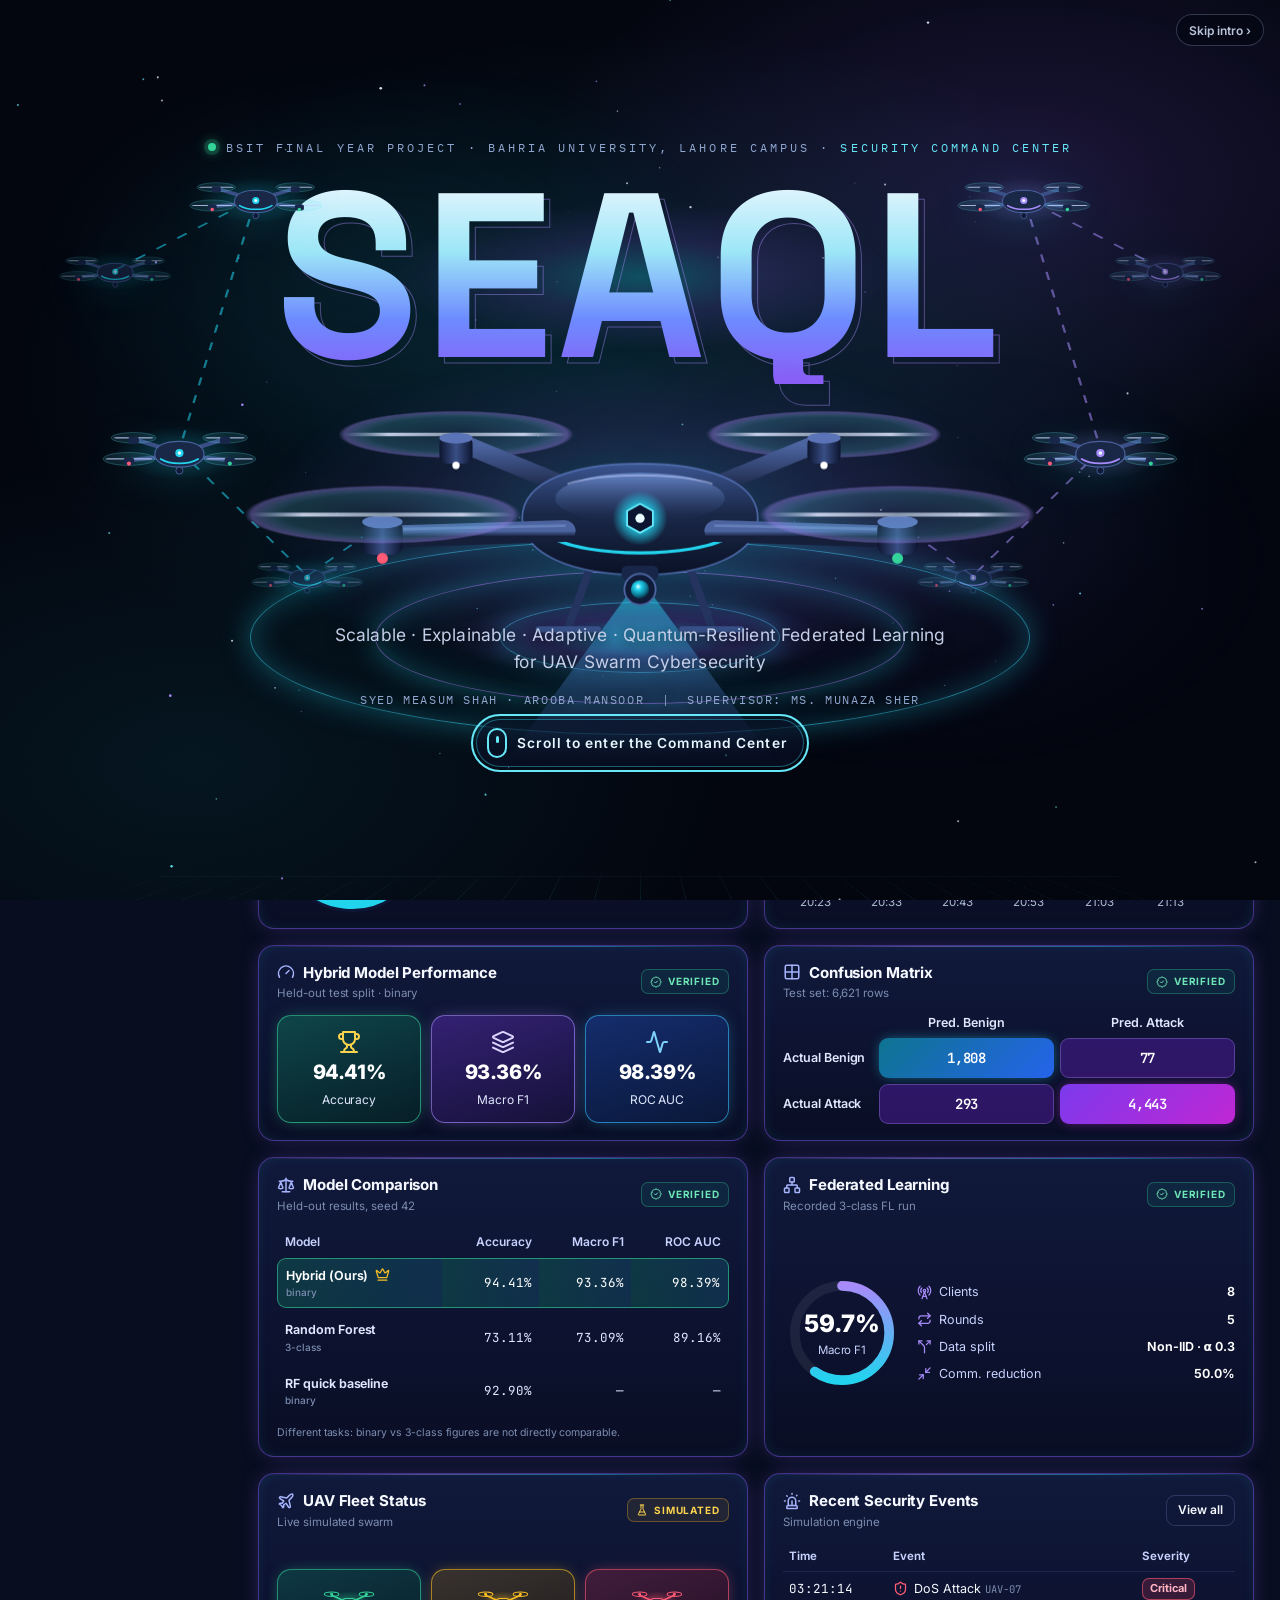
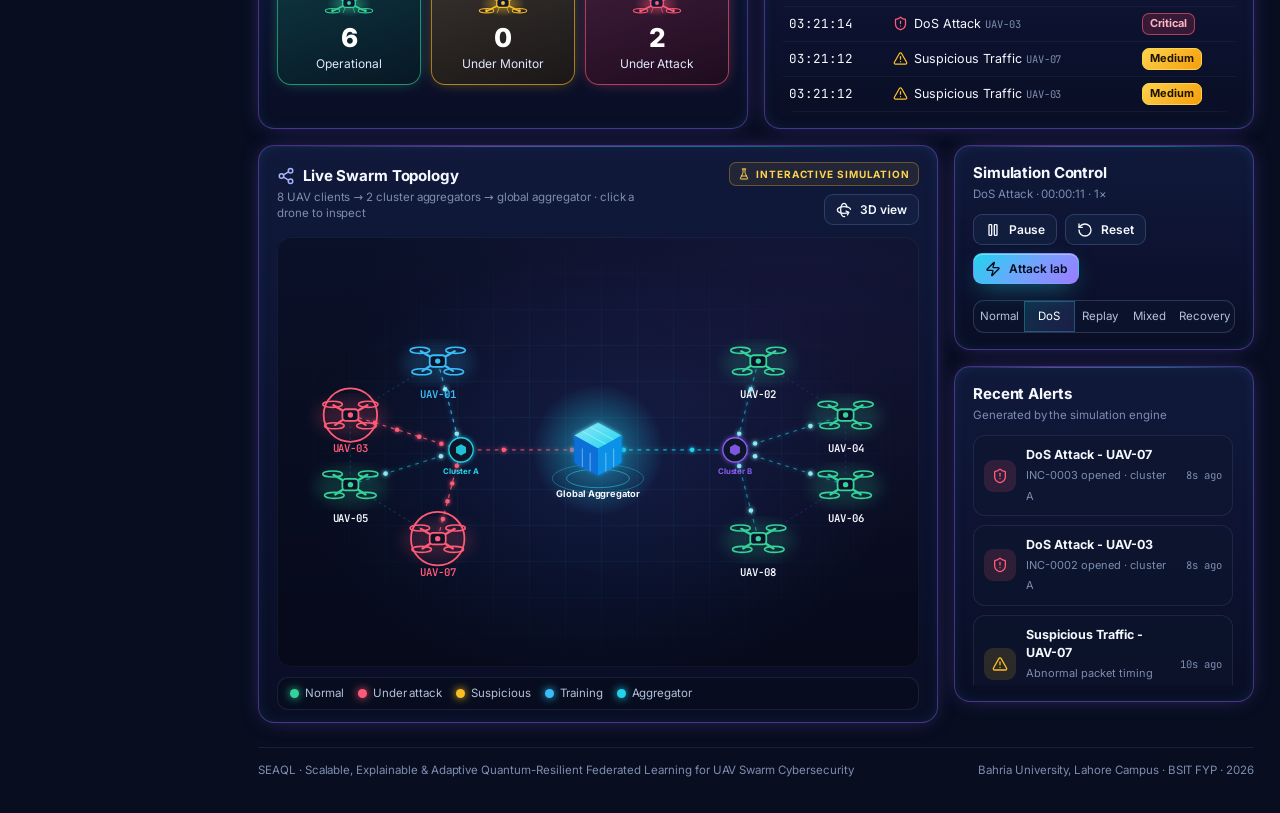
<file: dashboard.html>
<!doctype html>
<html lang="en">
<head>
<meta charset="UTF-8">
<meta name="viewport" content="width=device-width, initial-scale=1">
<meta name="color-scheme" content="dark">
<title>SEAQL | Security Command Center</title>
<meta name="description" content="SEAQL — UAV Swarm Cybersecurity Platform: security operations dashboard, 3D swarm digital twin, attack simulation, AI intrusion detection, federated learning and explainable AI.">
<link rel="icon" href="data:image/svg+xml,%3Csvg xmlns='http://www.w3.org/2000/svg' viewBox='0 0 48 48'%3E%3Cpath d='M24 3 L42 10 V23 C42 34 34 41.5 24 45 C14 41.5 6 34 6 23 V10 Z' fill='%23080E20' stroke='%2322D3EE' stroke-width='3'/%3E%3Crect x='19' y='19' width='10' height='10' rx='2' fill='%2322D3EE'/%3E%3C/svg%3E">
<link rel="stylesheet" href="app/css/app.css?v=9.4">
<link rel="preconnect" href="https://fonts.googleapis.com">
<link href="https://fonts.googleapis.com/css2?family=Space+Grotesk:wght@600;700&family=IBM+Plex+Mono:wght@400;500&display=swap" rel="stylesheet">
</head>
<body>
<script src="app/js/gate.js?v=10.2"></script>
<div class="app">
  <aside class="sidebar" aria-label="Main navigation">
    <a class="brand" href="#/dashboard"><span id="brandLogo"></span><span><b>SEAQL</b><small>UAV Swarm Security Platform</small></span></a>
    <nav class="nav" id="nav"></nav>
    <div class="side-art" id="sideArt" aria-hidden="true"></div>
    <div class="side-foot" id="sideStatus" aria-live="polite"></div>
  </aside>
  <main class="main">
    <header class="topbar">
      <div class="page-title" style="display:flex;gap:12px;align-items:flex-start">
        <button class="btn icon menu-btn" id="menuBtn" aria-label="Open navigation"><i data-lucide="menu"></i></button>
        <div><h1 id="pageTitle">Security Command Center</h1><p id="pageSub"></p></div>
      </div>
      <div class="top-actions">
        <div class="msearch" id="modSearch" role="search">
          <i data-lucide="search"></i>
          <input id="modQ" type="search" placeholder="Search modules…" autocomplete="off" aria-label="Search modules" aria-controls="modRes" aria-expanded="false">
          <kbd>/</kbd>
          <div class="pop msearch-res" id="modRes" role="listbox"></div>
        </div>
        <span class="clock" id="clock" aria-label="Local time"></span>
        <span class="pill live" id="simPill" aria-live="polite"></span>
        <button class="btn sm" id="simToggle"></button>
        <div class="pop-wrap"><button class="hbtn" id="bellBtn" aria-label="Notifications" aria-haspopup="true" aria-expanded="false"><i data-lucide="bell"></i><span class="hbadge" id="bellBadge" hidden></span></button><div class="pop" id="bellPop" role="dialog" aria-label="Notifications"></div></div>
        <button class="btn viva-cta" id="vivaBtn"><i data-lucide="play"></i><span>Start FYP Viva</span></button>
        <div class="pop-wrap"><button class="hbtn avatar" id="profBtn" aria-label="Project and team" aria-haspopup="true" aria-expanded="false"><i data-lucide="user-round"></i></button><div class="pop" id="profPop" role="dialog" aria-label="Project and team"></div></div>
      </div>
    </header>
    <div id="view" tabindex="-1"></div>
    <footer class="foot"><span>SEAQL · Scalable, Explainable &amp; Adaptive Quantum-Resilient Federated Learning for UAV Swarm Cybersecurity</span><span>Bahria University, Lahore Campus · BSIT FYP · 2026</span></footer>
  </main>
</div>
<div class="scrim" id="scrim"></div>
<div class="toasts" id="toasts" aria-live="polite"></div>

<script src="app/js/config.js?v=9.4"></script>
<script src="app/vendor/lucide.min.js"></script>
<script src="app/vendor/chart.umd.min.js"></script>
<script src="app/vendor/three.min.js"></script>
<script src="app/data/seaql-data.js?v=9.4"></script>
<script src="app/data/heldout-stream.js?v=9.4"></script>
<script src="app/js/core.js?v=9.4"></script>
<script src="app/js/rooms.js?v=9.4"></script>
<script src="app/js/hero-art.js?v=9.4"></script>
<script src="app/js/topology.js?v=9.4"></script>
<script src="app/js/views-ops.js?v=9.4"></script>
<script src="app/js/twin3d.js?v=9.4"></script>
<script src="app/js/live-stream.js?v=9.4"></script>
<script src="app/js/views-ai.js?v=9.4"></script>
<script src="app/js/views-research.js?v=9.4"></script>
<script>S.boot();</script>
</body>
</html>
</file>
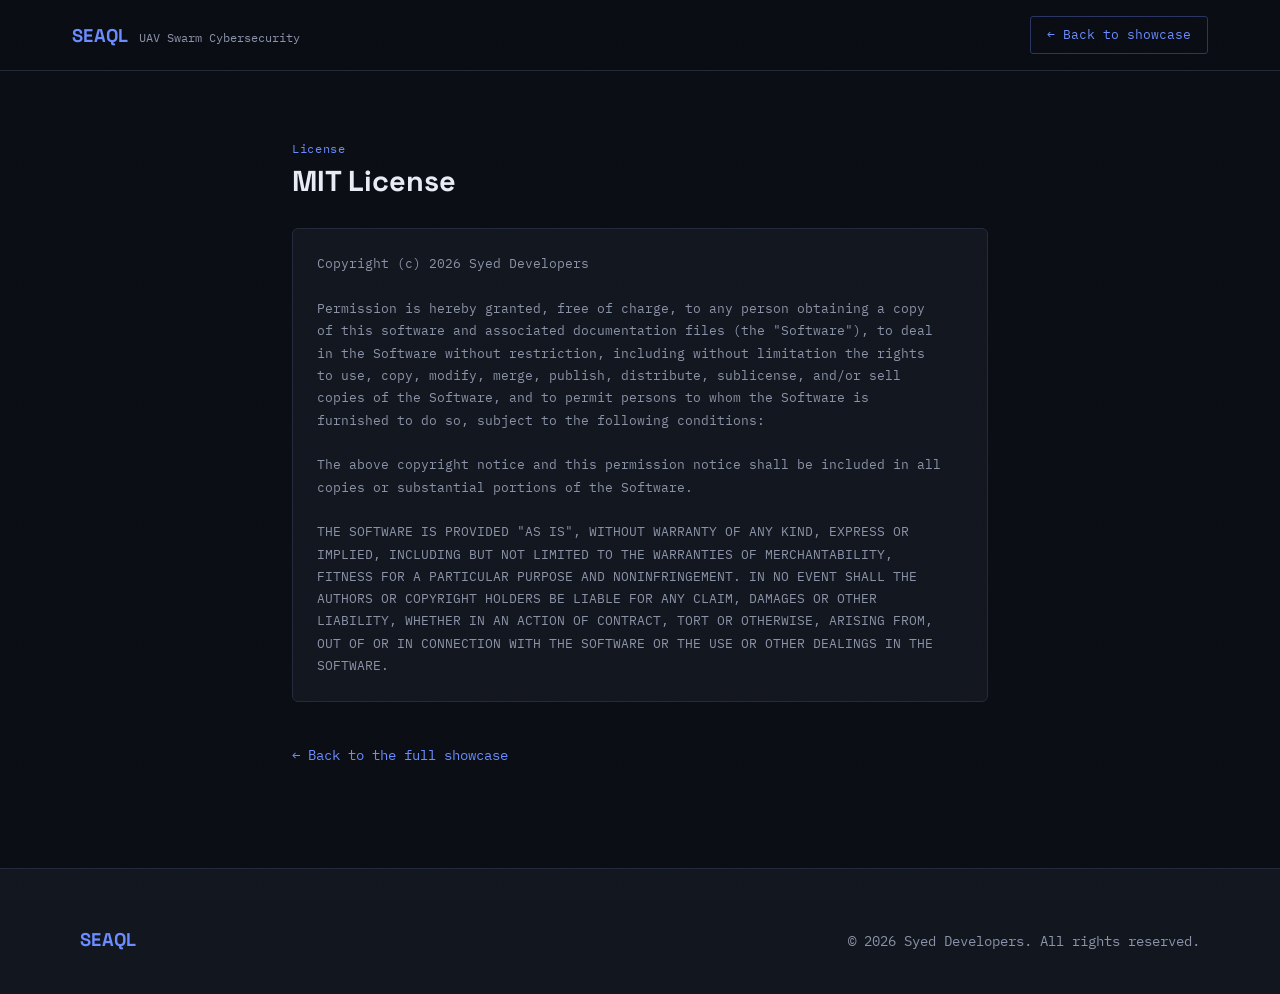
<file: license.html>
<!DOCTYPE html>
<html lang="en">
<head>
<meta charset="UTF-8">
<meta name="viewport" content="width=device-width, initial-scale=1.0">
<title>SEAQL — License</title>
<link rel="preconnect" href="https://fonts.googleapis.com">
<link href="https://fonts.googleapis.com/css2?family=Space+Grotesk:wght@400;500;600;700&family=IBM+Plex+Sans:wght@400;500;600&family=IBM+Plex+Mono:wght@400;500;600&display=swap" rel="stylesheet">
<link rel="stylesheet" href="styles.css">
<style>
  .doc-body { max-width: 760px; margin: 0 auto; padding: 140px 32px 100px; }
  .doc-body h1 { font-family: var(--font-display); font-size: 1.8rem; margin-bottom: 24px; }
  .doc-body pre { background: var(--surface); border: 1px solid var(--border); border-radius: 6px; padding: 24px; color: var(--text-muted); font-family: var(--font-mono); font-size: 0.82rem; line-height: 1.7; white-space: pre-wrap; }
  .back-link { font-family: var(--font-mono); font-size: 0.85rem; color: var(--accent); }
</style>
</head>
<body>
<div class="noise-overlay"></div>
<nav class="nav"><div class="nav-inner">
  <div class="nav-brand"><span class="brand-mark">SEAQL</span><span class="brand-sub">UAV Swarm Cybersecurity</span></div>
  <a class="nav-cta" href="index.html">← Back to showcase</a>
</div></nav>

<div class="doc-body">
  <p class="section-tag">License</p>
  <h1>MIT License</h1>
  <pre>Copyright (c) 2026 Syed Developers

Permission is hereby granted, free of charge, to any person obtaining a copy
of this software and associated documentation files (the "Software"), to deal
in the Software without restriction, including without limitation the rights
to use, copy, modify, merge, publish, distribute, sublicense, and/or sell
copies of the Software, and to permit persons to whom the Software is
furnished to do so, subject to the following conditions:

The above copyright notice and this permission notice shall be included in all
copies or substantial portions of the Software.

THE SOFTWARE IS PROVIDED "AS IS", WITHOUT WARRANTY OF ANY KIND, EXPRESS OR
IMPLIED, INCLUDING BUT NOT LIMITED TO THE WARRANTIES OF MERCHANTABILITY,
FITNESS FOR A PARTICULAR PURPOSE AND NONINFRINGEMENT. IN NO EVENT SHALL THE
AUTHORS OR COPYRIGHT HOLDERS BE LIABLE FOR ANY CLAIM, DAMAGES OR OTHER
LIABILITY, WHETHER IN AN ACTION OF CONTRACT, TORT OR OTHERWISE, ARISING FROM,
OUT OF OR IN CONNECTION WITH THE SOFTWARE OR THE USE OR OTHER DEALINGS IN THE
SOFTWARE.</pre>
  <p style="margin-top:40px;"><a class="back-link" href="index.html">← Back to the full showcase</a></p>
</div>

<footer class="footer"><div class="footer-inner">
  <div><span class="brand-mark">SEAQL</span></div>
  <div class="footer-meta"><p class="footer-copyright">© 2026 Syed Developers. All rights reserved.</p></div>
</div></footer>
</body>
</html>
</file>
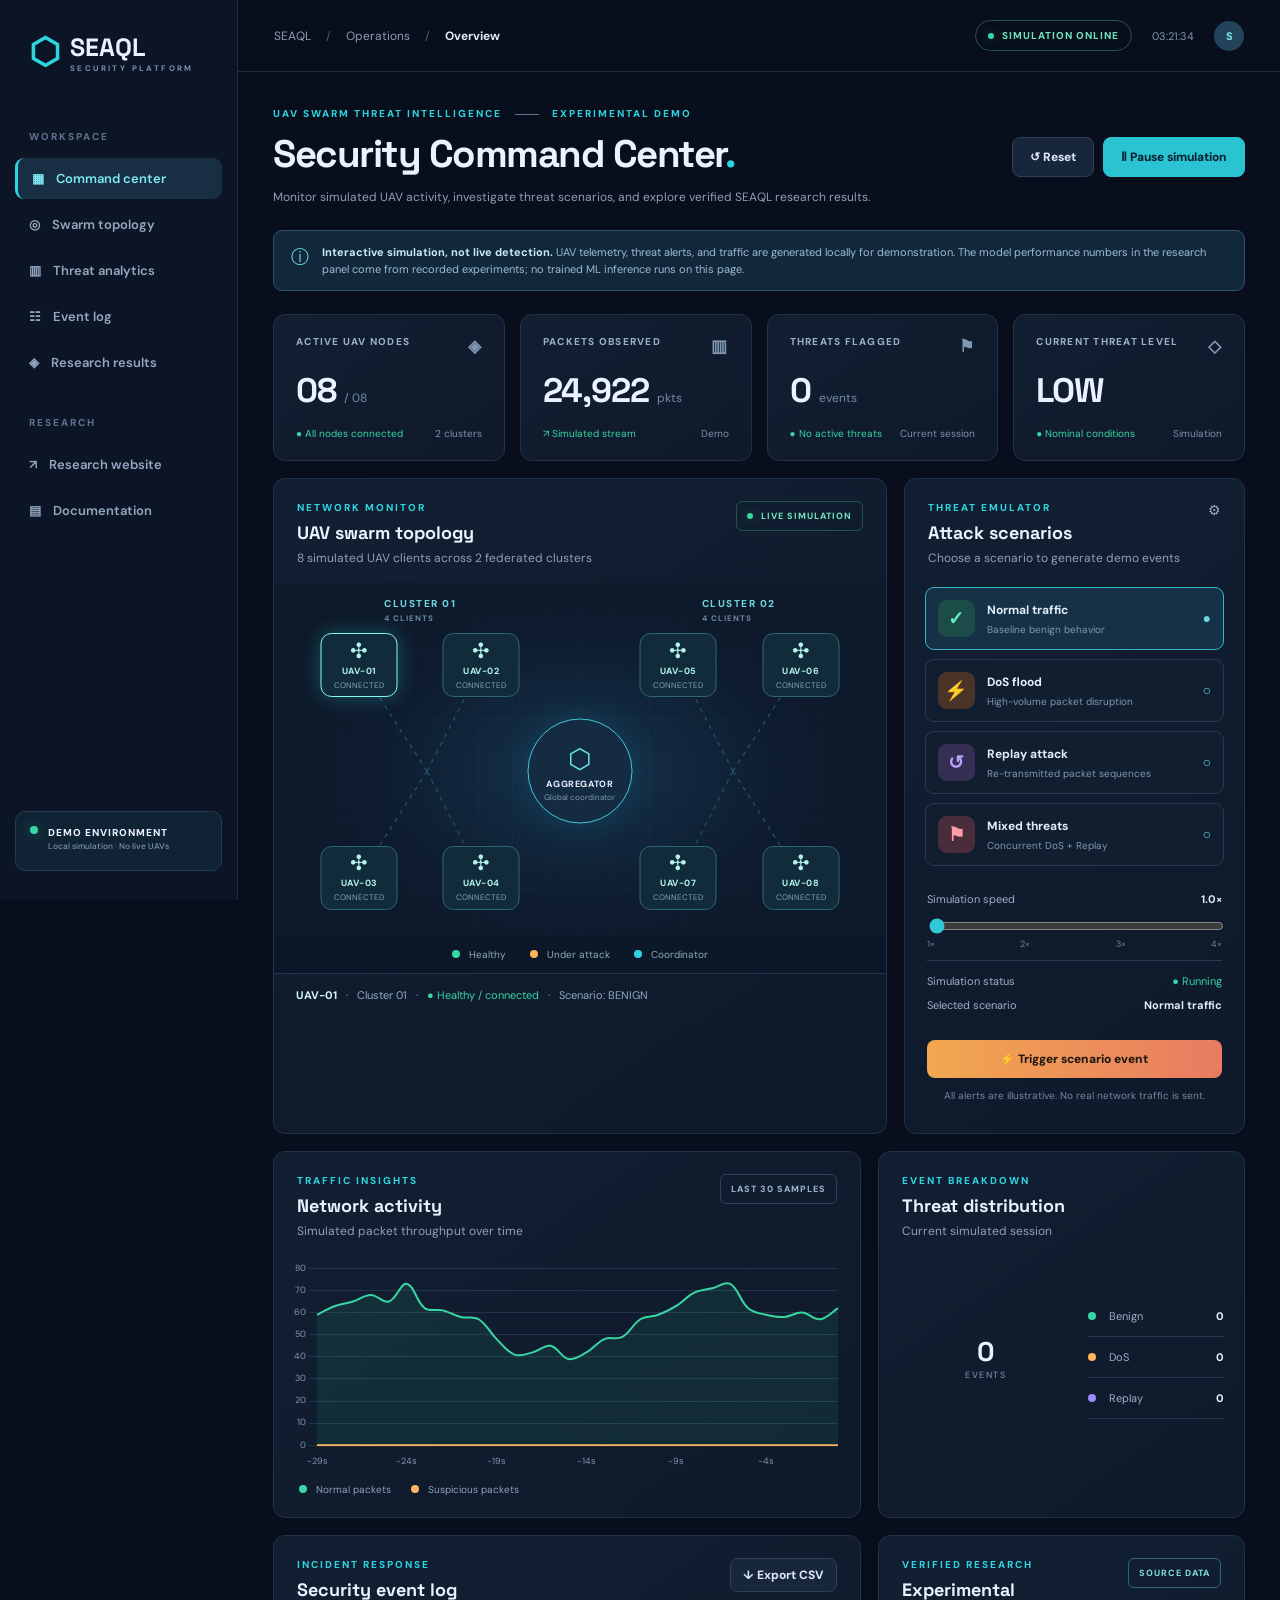
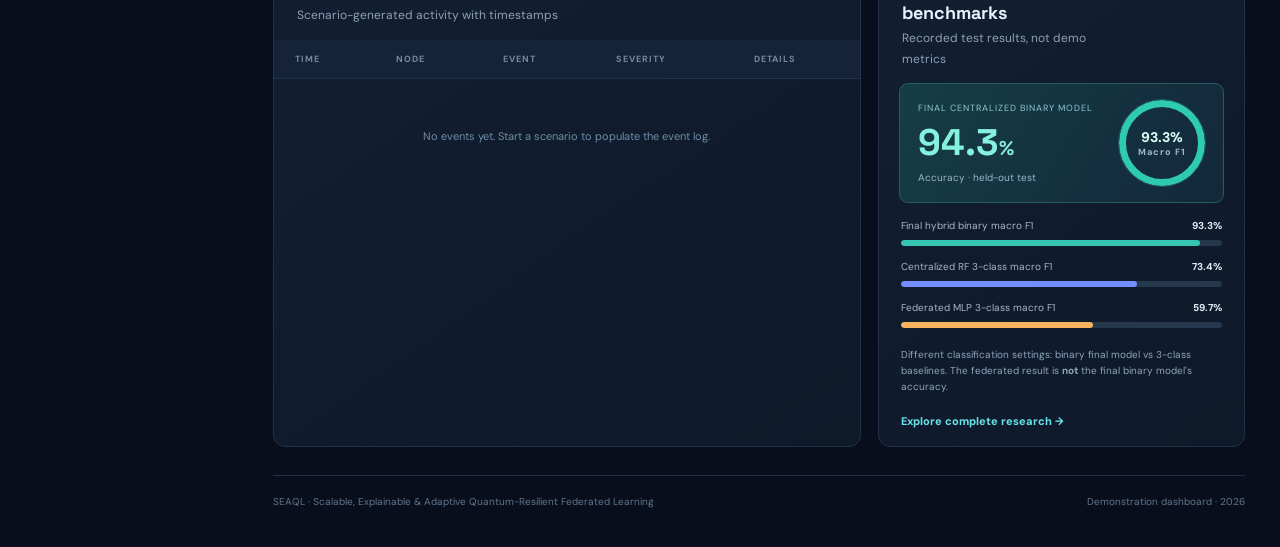
<file: legacy/dashboard_v2.html>
<!doctype html><html lang="en"><head><meta charset="UTF-8"><meta name="viewport" content="width=device-width, initial-scale=1"><title>SEAQL | Security Command Center</title><link rel="stylesheet" href="dashboard.css"><script src="../assets/chart.umd.min.js"></script></head><body>
<div class="app"><aside class="sidebar"><a class="logo" href="../index.html"><span class="logo-symbol">⬡</span><span>SEAQL<small>SECURITY PLATFORM</small></span></a><div class="side-label">WORKSPACE</div><nav><a class="active" href="dashboard.html">▦ <span>Command center</span></a><a href="#swarm">◎ <span>Swarm topology</span></a><a href="#analytics">▥ <span>Threat analytics</span></a><a href="#events">☷ <span>Event log</span></a><a href="#research">◈ <span>Research results</span></a></nav><div class="side-label">RESEARCH</div><nav><a href="../index.html">↗ <span>Research website</span></a><a href="../documentation.html">▤ <span>Documentation</span></a></nav><div class="sidebar-bottom"><div class="status-dot"></div><span>DEMO ENVIRONMENT<br><small>Local simulation · No live UAVs</small></span></div></aside>
<main class="main"><header class="topbar"><div class="breadcrumbs">SEAQL <span>/</span> Operations <span>/</span> <b>Overview</b></div><div class="topright"><span class="pill"><i></i> SIMULATION ONLINE</span><span id="clock"></span><span class="avatar">S</span></div></header>
<div class="content"><div class="page-heading"><div><div class="eyebrow">UAV SWARM THREAT INTELLIGENCE <span class="eyebrow-line"></span> EXPERIMENTAL DEMO</div><h1>Security Command Center<span class="title-dot">.</span></h1><p>Monitor simulated UAV activity, investigate threat scenarios, and explore verified SEAQL research results.</p></div><div class="heading-actions"><button class="btn secondary" id="resetBtn">↺ Reset</button><button class="btn primary" id="playBtn">Ⅱ Pause simulation</button></div></div>
<div class="notice"><span>ⓘ</span><div><b>Interactive simulation, not live detection.</b> UAV telemetry, threat alerts, and traffic are generated locally for demonstration. The model performance numbers in the research panel come from recorded experiments; no trained ML inference runs on this page.</div></div>
<section class="kpis"><article class="kpi"><div class="kpi-label">ACTIVE UAV NODES <span>◈</span></div><div class="kpi-value"><strong id="activeCount">08</strong><em>/ 08</em></div><div class="kpi-bottom"><span class="green">● All nodes connected</span><span>2 clusters</span></div></article><article class="kpi"><div class="kpi-label">PACKETS OBSERVED <span>▥</span></div><div class="kpi-value"><strong id="packetCount">24,860</strong><em>pkts</em></div><div class="kpi-bottom"><span class="green" id="packetDelta">↗ Simulated stream</span><span>Demo</span></div></article><article class="kpi"><div class="kpi-label">THREATS FLAGGED <span>⚑</span></div><div class="kpi-value"><strong id="threatCount">0</strong><em>events</em></div><div class="kpi-bottom"><span class="orange" id="threatStatus">● No active threats</span><span>Current session</span></div></article><article class="kpi"><div class="kpi-label">CURRENT THREAT LEVEL <span>◇</span></div><div class="kpi-value"><strong id="riskValue">LOW</strong></div><div class="kpi-bottom"><span id="riskCaption" class="green">● Nominal conditions</span><span>Simulation</span></div></article></section>
<section class="main-grid"><article class="panel topology" id="swarm"><div class="panel-header"><div><div class="section-kicker">NETWORK MONITOR</div><h2>UAV swarm topology</h2><p>8 simulated UAV clients across 2 federated clusters</p></div><div class="live-tag"><span class="pulse"></span> LIVE SIMULATION</div></div><div class="topology-stage"><div class="grid-backdrop"></div><svg class="links" viewBox="0 0 900 410" preserveAspectRatio="none" aria-hidden="true"><defs><linearGradient id="linegrad"><stop stop-color="#23c9da" stop-opacity=".65"/><stop offset="1" stop-color="#536af4" stop-opacity=".35"/></linearGradient></defs><path d="M450 198 L225 198 M450 198 L675 198" class="main-link"/><path d="M225 198 L125 87 M225 198 L305 87 M225 198 L125 310 M225 198 L305 310 M675 198 L595 87 M675 198 L775 87 M675 198 L595 310 M675 198 L775 310" class="node-link"/></svg><div class="topology-center" id="coordinator"><span>⬡</span><strong>AGGREGATOR</strong><small>Global coordinator</small></div><div class="cluster-label cluster-a">CLUSTER 01 <small>4 CLIENTS</small></div><div class="cluster-label cluster-b">CLUSTER 02 <small>4 CLIENTS</small></div><div id="nodeLayer"></div><div class="stage-bottom"><span><i class="legend healthy"></i> Healthy</span><span><i class="legend warning"></i> Under attack</span><span><i class="legend core"></i> Coordinator</span></div></div><div class="node-detail" id="nodeDetail"><span>◎ Select any UAV node to inspect its simulated status</span></div></article>
<article class="panel controls"><div class="panel-header"><div><div class="section-kicker">THREAT EMULATOR</div><h2>Attack scenarios</h2><p>Choose a scenario to generate demo events</p></div><span class="small-icon">⚙</span></div><div class="scenario-list"><button class="scenario selected" data-scenario="benign"><span class="scenario-icon benign">✓</span><span><b>Normal traffic</b><small>Baseline benign behavior</small></span><span class="scenario-check">●</span></button><button class="scenario" data-scenario="dos"><span class="scenario-icon dos">⚡</span><span><b>DoS flood</b><small>High-volume packet disruption</small></span><span class="scenario-check">○</span></button><button class="scenario" data-scenario="replay"><span class="scenario-icon replay">↺</span><span><b>Replay attack</b><small>Re-transmitted packet sequences</small></span><span class="scenario-check">○</span></button><button class="scenario" data-scenario="mixed"><span class="scenario-icon mixed">⚑</span><span><b>Mixed threats</b><small>Concurrent DoS + Replay</small></span><span class="scenario-check">○</span></button></div><div class="sim-settings"><div class="setting-row"><span>Simulation speed</span><b id="speedLabel">1.0×</b></div><input id="speedRange" type="range" min="1" max="4" value="1" step="1"><div class="setting-labels"><span>1×</span><span>2×</span><span>3×</span><span>4×</span></div><div class="setting-row divider-top"><span>Simulation status</span><span class="green" id="runStatus">● Running</span></div><div class="setting-row"><span>Selected scenario</span><b id="scenarioName">Normal traffic</b></div></div><button id="injectBtn" class="btn danger wide">⚡ Trigger scenario event</button><p class="hint">All alerts are illustrative. No real network traffic is sent.</p></article></section>
<section class="analytics-grid" id="analytics"><article class="panel chart-panel"><div class="panel-header"><div><div class="section-kicker">TRAFFIC INSIGHTS</div><h2>Network activity</h2><p>Simulated packet throughput over time</p></div><span class="chart-pill">LAST 30 SAMPLES</span></div><div class="chart-wrap"><canvas id="trafficChart"></canvas></div><div class="chart-foot"><span><i class="legend healthy"></i> Normal packets</span><span><i class="legend warning"></i> Suspicious packets</span></div></article><article class="panel distribution"><div class="panel-header"><div><div class="section-kicker">EVENT BREAKDOWN</div><h2>Threat distribution</h2><p>Current simulated session</p></div></div><div class="donut-layout"><div class="donut-wrap"><canvas id="donutChart"></canvas><div class="donut-center"><strong id="totalEvents">0</strong><small>EVENTS</small></div></div><div class="donut-legend"><div><i class="legend healthy"></i><span>Benign</span><b id="benignTotal">0</b></div><div><i class="legend warning"></i><span>DoS</span><b id="dosTotal">0</b></div><div><i class="legend purple"></i><span>Replay</span><b id="replayTotal">0</b></div></div></div></article></section>
<section class="lower-grid"><article class="panel event-panel" id="events"><div class="panel-header"><div><div class="section-kicker">INCIDENT RESPONSE</div><h2>Security event log</h2><p>Scenario-generated activity with timestamps</p></div><button class="btn secondary small" id="exportBtn">↓ Export CSV</button></div><div class="table-scroll"><table><thead><tr><th>TIME</th><th>NODE</th><th>EVENT</th><th>SEVERITY</th><th>DETAILS</th></tr></thead><tbody id="eventRows"></tbody></table></div></article><article class="panel research" id="research"><div class="panel-header"><div><div class="section-kicker">VERIFIED RESEARCH</div><h2>Experimental benchmarks</h2><p>Recorded test results, not demo metrics</p></div><span class="research-badge">SOURCE DATA</span></div><div class="research-feature"><div><small>FINAL CENTRALIZED BINARY MODEL</small><strong>94.3<span>%</span></strong><span>Accuracy · held-out test</span></div><div class="research-ring">93.3%<small>Macro F1</small></div></div><div class="benchmark"><div><span>Final hybrid binary macro F1</span><b>93.3%</b></div><div class="track"><span style="width:93.3%;background:#36c4b3"></span></div></div><div class="benchmark"><div><span>Centralized RF 3-class macro F1</span><b>73.4%</b></div><div class="track"><span style="width:73.4%;background:#748dff"></span></div></div><div class="benchmark"><div><span>Federated MLP 3-class macro F1</span><b>59.7%</b></div><div class="track"><span style="width:59.7%;background:#f6b45e"></span></div></div><p class="research-note">Different classification settings: binary final model vs 3-class baselines. The federated result is <b>not</b> the final binary model's accuracy.</p><a class="research-link" href="index.html#results">Explore complete research →</a></article></section><footer>SEAQL · Scalable, Explainable & Adaptive Quantum-Resilient Federated Learning <span>Demonstration dashboard · 2026</span></footer></div></main></div><script src="dashboard.js"></script></body></html>
</file>
<file: styles.css>
/* ===== Design tokens =====
   Professional AI-research palette: deep indigo-charcoal ground,
   a single restrained indigo/periwinkle brand accent (NOT used for
   data semantics), with green/red reserved strictly for chart and
   confusion-matrix meaning (benign vs attack).
*/
:root {
  --bg: #0A0D14;
  --surface: #12161F;
  --surface-2: #171C28;
  --border: #232A3A;
  --text: #E9ECF4;
  --text-muted: #8B93A8;

  --accent: #6C8CFF;       /* brand / nav / links / headings */
  --accent-dim: #2A3563;
  --accent-glow: rgba(108,140,255,0.14);

  --success: #34D399;      /* data semantics only: benign / achieved */
  --success-dim: #145C43;
  --danger: #F87171;       /* data semantics only: attack / gaps */
  --danger-dim: #5C2323;
  --amber: #F2B705;        /* partial status only */

  --font-display: 'Space Grotesk', sans-serif;
  --font-body: 'IBM Plex Sans', sans-serif;
  --font-mono: 'IBM Plex Mono', monospace;
}

* { margin: 0; padding: 0; box-sizing: border-box; }
html { scroll-behavior: smooth; overflow-x: hidden; }
body { background: var(--bg); color: var(--text); font-family: var(--font-body); line-height: 1.6; overflow-x: hidden; }
a { color: inherit; text-decoration: none; }
ul { list-style: none; }
::selection { background: var(--accent); color: var(--bg); }
img { max-width: 100%; display: block; }

.noise-overlay {
  position: fixed; inset: 0; pointer-events: none; z-index: 999; opacity: 0.02;
  background-image: url("data:image/svg+xml,%3Csvg xmlns='http://www.w3.org/2000/svg' width='120' height='120'%3E%3Cfilter id='n'%3E%3CfeTurbulence type='fractalNoise' baseFrequency='0.9' numOctaves='2' stitchTiles='stitch'/%3E%3C/filter%3E%3Crect width='100%25' height='100%25' filter='url(%23n)'/%3E%3C/svg%3E");
}

/* ===== Nav ===== */
.nav { position: fixed; top: 0; left: 0; right: 0; z-index: 100; backdrop-filter: blur(12px); background: rgba(10,13,20,0.78); border-bottom: 1px solid var(--border); transition: border-color 0.3s; }
.nav-inner { max-width: 1200px; margin: 0 auto; padding: 16px 32px; display: flex; align-items: center; justify-content: space-between; }
.nav-brand { display: flex; align-items: baseline; gap: 10px; }
.brand-mark { font-family: var(--font-display); font-weight: 700; font-size: 1.15rem; letter-spacing: 0.02em; color: var(--accent); }
.brand-sub { font-size: 0.78rem; color: var(--text-muted); font-family: var(--font-mono); }
.nav-links { display: flex; gap: 22px; }
.nav-links a { font-size: 0.85rem; color: var(--text-muted); transition: color 0.2s; white-space: nowrap; }
.nav-links a:hover { color: var(--accent); }
.nav-cta { font-family: var(--font-mono); font-size: 0.8rem; padding: 8px 16px; border: 1px solid var(--accent-dim); border-radius: 3px; color: var(--accent); transition: background 0.2s, color 0.2s; white-space: nowrap; }
.nav-cta:hover { background: var(--accent); color: var(--bg); }
.nav-cta-mobile { display: none; }
.nav-burger { display: none; flex-direction: column; justify-content: center; gap: 5px; width: 32px; height: 32px; background: none; border: none; cursor: pointer; padding: 0; }
.nav-burger span { display: block; width: 100%; height: 2px; background: var(--text); border-radius: 2px; transition: transform 0.25s ease, opacity 0.2s ease; }
.nav-burger.open span:nth-child(1) { transform: translateY(7px) rotate(45deg); }
.nav-burger.open span:nth-child(2) { opacity: 0; }
.nav-burger.open span:nth-child(3) { transform: translateY(-7px) rotate(-45deg); }

@media (max-width: 900px) {
  .nav-links { position: absolute; top: 100%; left: 0; right: 0; flex-direction: column; align-items: stretch; gap: 0; background: rgba(10,13,20,0.98); backdrop-filter: blur(12px); border-bottom: 1px solid var(--border); max-height: 0; overflow: hidden; transition: max-height 0.3s ease; }
  .nav-links.open { max-height: 480px; overflow-y: auto; }
  .nav-links a { padding: 14px 32px; border-top: 1px solid var(--border); font-size: 0.92rem; }
  .nav-cta { display: none; }
  .nav-burger { display: flex; }
  .nav-cta-mobile { display: block; color: var(--accent) !important; font-family: var(--font-mono); }
}

/* ===== Hero ===== */
.hero {
  position: relative; min-height: 100vh; display: flex; align-items: center; padding: 120px 32px 80px; overflow: hidden;
  border-bottom: 1px solid var(--border);
  background: radial-gradient(ellipse 60% 55% at 50% 10%, var(--accent-glow), transparent), var(--bg);
}
#swarm-canvas { position: absolute; inset: 0; width: 100%; height: 100%; opacity: 0.55; }
.hero-content { position: relative; z-index: 2; max-width: 900px; width: 100%; min-width: 0; margin: 0 auto; text-align: center; transform-origin: center top; will-change: transform, opacity; }
.eyebrow { font-family: var(--font-mono); font-size: 0.76rem; letter-spacing: 0.12em; text-transform: uppercase; color: var(--accent); margin-bottom: 18px; }
.hero h1 { font-family: var(--font-display); font-weight: 600; font-size: clamp(2rem, 4.6vw, 3.3rem); line-height: 1.18; letter-spacing: -0.015em; margin-bottom: 22px; }
.hl-signal { color: var(--accent); text-shadow: 0 0 26px rgba(108,140,255,0.35); }
.hl-alert { color: var(--danger); text-shadow: 0 0 26px rgba(248,113,113,0.25); }
.hero-sub { font-size: 1.02rem; color: var(--text-muted); max-width: 660px; margin: 0 auto 40px; }
.hero-badges { display: flex; justify-content: center; gap: 10px; flex-wrap: wrap; margin-bottom: 40px; }
.hero-badge { font-family: var(--font-mono); font-size: 0.72rem; padding: 6px 14px; border: 1px solid var(--border); border-radius: 20px; color: var(--text-muted); background: rgba(255,255,255,0.02); }
.hero-stats { display: flex; justify-content: center; gap: 52px; margin-bottom: 48px; flex-wrap: wrap; }
.scroll-cue { font-family: var(--font-mono); font-size: 0.85rem; color: var(--text-muted); border-bottom: 1px dashed var(--border); padding-bottom: 4px; transition: color 0.2s; }
.scroll-cue:hover { color: var(--accent); }

/* ===== Sections ===== */
.section { padding: 100px 32px; border-bottom: 1px solid var(--border); position: relative; }
.section.alt { background: var(--surface); }
.section-inner { max-width: 1120px; margin: 0 auto; }
.section-inner.two-col { display: grid; grid-template-columns: minmax(0, 1.1fr) minmax(0, 0.9fr); gap: 64px; align-items: start; }
@media (max-width: 860px) { .section-inner.two-col { grid-template-columns: minmax(0, 1fr); } }
.section h2 { font-family: var(--font-display); font-weight: 600; font-size: clamp(1.5rem, 2.8vw, 2.15rem); letter-spacing: -0.01em; margin-bottom: 20px; max-width: 780px; }
.section-tag { font-family: var(--font-mono); font-size: 0.72rem; color: var(--accent); letter-spacing: 0.06em; }
.body-text { color: var(--text-muted); font-size: 1rem; margin-bottom: 16px; }
.body-text strong { color: var(--text); font-weight: 600; }
.max-w { max-width: 720px; }

.reveal { opacity: 0; transform: translateY(22px); transition: opacity 0.8s cubic-bezier(.2,.8,.2,1), transform 0.8s cubic-bezier(.2,.8,.2,1); }
.reveal.in-view { opacity: 1; transform: translateY(0); }

@keyframes pulseGlow {
  0%, 100% { filter: drop-shadow(0 0 2px rgba(108,140,255,0.3)); }
  50% { filter: drop-shadow(0 0 10px rgba(108,140,255,0.75)); }
}
.pulse-glow { animation: pulseGlow 2.4s ease-in-out infinite; }

/* ===== Problem list ===== */
.problem-list { display: flex; flex-direction: column; gap: 2px; }
.problem-item { display: flex; align-items: baseline; gap: 16px; padding: 16px 20px; background: var(--surface); border: 1px solid var(--border); font-size: 0.93rem; color: var(--text); transition: border-color 0.2s, transform 0.2s, background 0.2s; }
.problem-item:hover { border-color: var(--danger-dim); transform: translateX(4px); background: linear-gradient(90deg, rgba(248,113,113,0.05), transparent); }
.problem-num { font-family: var(--font-mono); color: var(--danger); font-size: 0.82rem; }

/* ===== Why cards ===== */
.why-grid { display: grid; grid-template-columns: repeat(3, minmax(0, 1fr)); gap: 18px; margin-top: 40px; }
@media (max-width: 860px) { .why-grid { grid-template-columns: minmax(0, 1fr); } }
.why-card { background: var(--surface); border: 1px solid var(--border); border-radius: 8px; padding: 26px; }
.why-card .why-icon { color: var(--accent); font-family: var(--font-mono); font-size: 0.75rem; margin-bottom: 14px; letter-spacing: 0.08em; }
.why-card h3 { font-family: var(--font-display); font-size: 1.05rem; margin-bottom: 10px; }
.why-card p { color: var(--text-muted); font-size: 0.88rem; }

/* ===== Timeline ===== */
.timeline { display: flex; flex-direction: column; margin-top: 44px; }
.tl-item { display: grid; grid-template-columns: 60px minmax(0, 1fr) auto; gap: 24px; align-items: center; padding: 20px 0; border-top: 1px solid var(--border); transition: padding-left 0.25s, background 0.25s; }
.tl-item:last-child { border-bottom: 1px solid var(--border); }
.tl-item:hover { padding-left: 10px; background: rgba(108,140,255,0.03); }
.tl-num { font-family: var(--font-mono); color: var(--text-muted); font-size: 0.92rem; }
.tl-model { font-weight: 600; font-size: 0.98rem; }
.tl-task { font-family: var(--font-mono); font-size: 0.73rem; color: var(--accent); display: block; margin-top: 4px; }
.tl-note { color: var(--text-muted); font-size: 0.83rem; text-align: right; max-width: 280px; }
.tl-item.proposed .tl-model { color: var(--accent); }
@media (max-width: 700px) { .tl-item { grid-template-columns: 36px minmax(0, 1fr); } .tl-note { grid-column: 2; text-align: left; max-width: none; } }

/* ===== Pipeline diagram ===== */
/* surface-2 (not surface) so the box is visible against .section.alt, which already uses surface */
.pipeline-diagram { margin: 48px 0; background: var(--surface-2); border: 1px solid var(--border); border-radius: 10px; padding: 28px; overflow-x: auto; -webkit-overflow-scrolling: touch; }
/* SVG min-width is also set inline via JS (matches each diagram's real content width) so text
   never shrinks past a readable size on mobile — the box just scrolls horizontally instead. */
.pipeline-diagram svg { width: 100%; height: auto; display: block; }
@media (max-width: 760px) {
  .pipeline-diagram { padding: 20px 16px; }
}

/* ===== Cards / charts ===== */
.chart-card { background: var(--surface-2); border: 1px solid var(--border); border-radius: 8px; padding: 30px; margin-top: 36px; max-width: 100%; overflow: hidden; }
.chart-card h3 { font-family: var(--font-display); font-size: 1.05rem; margin-bottom: 18px; }
.chart-grid-2 { display: grid; grid-template-columns: minmax(0, 1fr) minmax(0, 1fr); gap: 22px; margin-top: 36px; }
@media (max-width: 900px) { .chart-grid-2 { grid-template-columns: minmax(0, 1fr); } }
/* Chart.js canvases: force them to respect the card width instead of occasionally
   rendering wider than the viewport on first paint (the "chart runs off the mobile screen" bug). */
.chart-canvas-wrap { position: relative; width: 100%; }
.chart-canvas-wrap canvas { max-width: 100% !important; }
@media (max-width: 640px) {
  .chart-card { padding: 20px 16px; }
}

.finding-card { margin-top: 24px; padding: 22px 26px; border-left: 3px solid var(--amber); background: var(--surface); font-size: 0.93rem; color: var(--text-muted); border-radius: 0 6px 6px 0; }
.finding-tag { display: inline-block; font-family: var(--font-mono); font-size: 0.7rem; text-transform: uppercase; letter-spacing: 0.08em; color: var(--amber); margin-bottom: 10px; }
.finding-card strong { color: var(--text); }

/* ===== Results table ===== */
.results-table-wrap { overflow-x: auto; margin-top: 36px; border: 1px solid var(--border); border-radius: 8px; }
table.results-table { width: 100%; border-collapse: collapse; font-size: 0.86rem; min-width: 620px; }
table.results-table th, table.results-table td { padding: 14px 18px; text-align: left; border-bottom: 1px solid var(--border); }
table.results-table th { font-family: var(--font-mono); font-size: 0.72rem; text-transform: uppercase; letter-spacing: 0.05em; color: var(--text-muted); background: var(--surface); }
table.results-table td { font-family: var(--font-mono); color: var(--text); }
table.results-table td.model-name { font-family: var(--font-body); font-weight: 500; }
table.results-table tr.final-row td { color: var(--accent); font-weight: 600; background: rgba(108,140,255,0.05); }
table.results-table td.na { color: var(--text-muted); opacity: 0.5; }

/* ===== Figure grid (baseline confusion matrices) ===== */
.figure-grid { display: grid; grid-template-columns: repeat(2, minmax(0, 1fr)); gap: 20px; margin-top: 36px; }
@media (max-width: 860px) { .figure-grid { grid-template-columns: minmax(0, 1fr); } }
.figure-card { background: var(--bg); border: 1px solid var(--border); border-radius: 8px; padding: 16px; transition: border-color 0.25s, transform 0.25s; }
.figure-card:hover { border-color: var(--accent-dim); transform: translateY(-4px); }
.figure-card img { border-radius: 4px; }
.figure-card figcaption { font-size: 0.78rem; color: var(--text-muted); margin-top: 12px; font-family: var(--font-mono); }
.figure-card .fig-title { color: var(--text); font-weight: 600; font-family: var(--font-body); font-size: 0.88rem; margin-top: 12px; }
.figure-row { display: grid; grid-template-columns: minmax(0, 1fr) minmax(0, 1fr); gap: 24px; }
@media (max-width: 860px) { .figure-row { grid-template-columns: minmax(0, 1fr); } }

/* ===== Metrics grid ===== */
.metrics-grid { display: grid; grid-template-columns: repeat(4, minmax(0, 1fr)); gap: 14px; margin: 40px 0; }
@media (max-width: 860px) { .metrics-grid { grid-template-columns: repeat(2, minmax(0, 1fr)); } }
.metric-card { background: var(--bg); border: 1px solid var(--border); border-radius: 8px; padding: 24px 18px; display: flex; flex-direction: column; gap: 8px; transition: border-color 0.25s, transform 0.25s, box-shadow 0.25s; }
.metric-card:hover { border-color: var(--accent-dim); transform: translateY(-4px); box-shadow: 0 12px 32px rgba(108,140,255,0.08); }
.metric-card.hero-metric { border-color: var(--accent-dim); background: linear-gradient(160deg, var(--accent-glow), transparent); }
.metric-value { font-family: var(--font-mono); font-weight: 600; font-size: 1.85rem; color: var(--accent); }
.metric-value small { font-size: 1.05rem; }
.metric-label { font-size: 0.78rem; color: var(--text-muted); }
.metric-card.small .metric-value { font-size: 1.25rem; }

/* ===== Objectives ===== */
.objectives-grid { display: grid; grid-template-columns: repeat(2, minmax(0, 1fr)); gap: 16px; margin-top: 36px; }
@media (max-width: 860px) { .objectives-grid { grid-template-columns: minmax(0, 1fr); } }
.obj-card { background: var(--surface); border: 1px solid var(--border); border-radius: 8px; padding: 22px; border-left: 3px solid var(--border); transition: transform 0.25s, background 0.25s; }
.obj-card:hover { transform: translateY(-3px); background: var(--surface-2); }
.obj-card.achieved { border-left-color: var(--success); }
.obj-card.partial { border-left-color: var(--amber); }
.obj-card.designed { border-left-color: var(--danger); }
.obj-status { font-family: var(--font-mono); font-size: 0.68rem; text-transform: uppercase; letter-spacing: 0.08em; margin-bottom: 10px; display: inline-block; }
.obj-card.achieved .obj-status { color: var(--success); }
.obj-card.partial .obj-status { color: var(--amber); }
.obj-card.designed .obj-status { color: var(--danger); }
.obj-text { font-weight: 600; margin-bottom: 8px; font-size: 0.94rem; }
.obj-note { font-size: 0.84rem; color: var(--text-muted); }

/* ===== Contributions (glassmorphism) ===== */
.contrib-grid { display: grid; grid-template-columns: repeat(3, minmax(0, 1fr)); gap: 20px; margin-top: 40px; }
@media (max-width: 900px) { .contrib-grid { grid-template-columns: minmax(0, 1fr); } }
.contrib-card {
  background: linear-gradient(160deg, rgba(255,255,255,0.05), rgba(255,255,255,0.015));
  backdrop-filter: blur(14px); -webkit-backdrop-filter: blur(14px);
  border: 1px solid rgba(255,255,255,0.08); border-radius: 14px; padding: 28px;
  transition: transform 0.3s cubic-bezier(.2,.8,.2,1), border-color 0.3s, box-shadow 0.3s;
}
.contrib-card:hover { transform: translateY(-6px); border-color: var(--accent-dim); box-shadow: 0 20px 48px rgba(108,140,255,0.14); }
.contrib-icon { width: 40px; height: 40px; border-radius: 10px; background: var(--accent-glow); display: flex; align-items: center; justify-content: center; margin-bottom: 16px; color: var(--accent); }
.contrib-num { font-family: var(--font-mono); color: var(--accent); font-size: 0.8rem; margin-bottom: 8px; }
.contrib-card h3 { font-family: var(--font-display); font-size: 1.02rem; margin-bottom: 10px; }
.contrib-card p { color: var(--text-muted); font-size: 0.87rem; }

/* ===== Badges ===== */
.badge { display: inline-flex; align-items: center; gap: 6px; font-family: var(--font-mono); font-size: 0.68rem; text-transform: uppercase; letter-spacing: 0.07em; padding: 5px 12px; border-radius: 20px; margin-bottom: 14px; }
.badge-illustrative { background: rgba(242,183,5,0.1); color: var(--amber); border: 1px solid rgba(242,183,5,0.25); }
.badge-supplementary { background: rgba(108,140,255,0.08); color: var(--accent); border: 1px solid var(--accent-dim); }

/* ===== Stat cards (hero) ===== */
.hero-stats { display: flex; justify-content: center; gap: 22px; margin-bottom: 48px; flex-wrap: wrap; }
.stat-card {
  display: flex; flex-direction: column; align-items: center; gap: 10px; padding: 24px 32px;
  background: linear-gradient(160deg, rgba(255,255,255,0.04), rgba(255,255,255,0.01));
  backdrop-filter: blur(10px); border: 1px solid rgba(255,255,255,0.08); border-radius: 14px;
  transition: transform 0.3s, border-color 0.3s;
}
.stat-card:hover { transform: translateY(-4px); border-color: var(--accent-dim); }
.stat-icon { color: var(--accent); opacity: 0.9; }
.stat-num, .stat-unit { font-family: var(--font-mono); font-weight: 600; color: var(--accent); font-size: 2.1rem; line-height: 1; }
.stat-unit { font-size: 1.2rem; }
.stat-label { font-size: 0.76rem; color: var(--text-muted); }

/* ===== Dataset flow infographic ===== */
.dataset-flow { margin: 44px 0; background: var(--surface); border: 1px solid var(--border); border-radius: 12px; padding: 32px 24px; overflow-x: auto; }
.dataset-flow svg { width: 100%; min-width: 720px; height: auto; }

/* ===== Explainability workflow ===== */
.xai-flow { margin: 44px 0; background: var(--surface); border: 1px solid var(--border); border-radius: 12px; padding: 32px 24px; overflow-x: auto; }
.xai-flow svg { width: 100%; min-width: 760px; height: auto; }

/* ===== Premium footer ===== */
.footer { padding: 70px 32px 40px; background: var(--surface); border-top: 1px solid var(--border); }
.footer-grid { max-width: 1120px; margin: 0 auto; display: grid; grid-template-columns: minmax(0, 1.4fr) minmax(0, 1fr) minmax(0, 1fr); gap: 48px; }
@media (max-width: 760px) { .footer-grid { grid-template-columns: minmax(0, 1fr); gap: 32px; } }
.footer-grid h4 { font-family: var(--font-mono); font-size: 0.72rem; text-transform: uppercase; letter-spacing: 0.08em; color: var(--text-muted); margin-bottom: 16px; }
.footer-grid ul { display: flex; flex-direction: column; gap: 10px; }
.footer-grid a { font-size: 0.88rem; color: var(--text); transition: color 0.2s; }
.footer-grid a:hover { color: var(--accent); }
.footer-bottom { max-width: 1120px; margin: 48px auto 0; padding-top: 24px; border-top: 1px solid var(--border); display: flex; justify-content: space-between; flex-wrap: wrap; gap: 12px; }
.footer-copyright { font-family: var(--font-mono); font-size: 0.78rem; color: var(--text-muted); }

/* ===== Limitations / future work ===== */
.limitations-card, .future-card { background: var(--bg); border: 1px solid var(--border); border-radius: 8px; padding: 28px; }
.limitations-card h3, .future-card h3 { font-family: var(--font-display); font-size: 1.05rem; margin-bottom: 18px; }
.limitations-card ul, .future-card ul { display: flex; flex-direction: column; gap: 13px; }
.limitations-card li, .future-card li { font-size: 0.88rem; color: var(--text-muted); padding-left: 18px; position: relative; }
.limitations-card li::before { content: "\2014"; position: absolute; left: 0; color: var(--danger); }
.future-card li::before { content: "\2192"; position: absolute; left: 0; color: var(--accent); }
.limitations-card code { font-family: var(--font-mono); background: var(--surface-2); padding: 1px 6px; border-radius: 3px; color: var(--accent); }

/* ===== Dataset section ===== */
.dataset-grid { display: grid; grid-template-columns: minmax(0, 1fr) minmax(0, 1fr); gap: 32px; align-items: center; margin-top: 40px; }
@media (max-width: 860px) { .dataset-grid { grid-template-columns: minmax(0, 1fr); } }
.dataset-stats { display: grid; grid-template-columns: minmax(0, 1fr) minmax(0, 1fr); gap: 12px; margin-bottom: 24px; }
.dataset-stat { background: var(--surface); border: 1px solid var(--border); border-radius: 6px; padding: 16px; }
.dataset-stat .num { font-family: var(--font-mono); color: var(--accent); font-size: 1.3rem; font-weight: 600; }
.dataset-stat .lbl { font-size: 0.75rem; color: var(--text-muted); margin-top: 4px; }
.dataset-steps { display: flex; flex-direction: column; gap: 10px; counter-reset: step; list-style: none !important; list-style-type: none !important; margin: 0; padding: 0; }
.dataset-steps li { font-size: 0.86rem; color: var(--text-muted); padding-left: 18px; position: relative; list-style: none !important; }
.dataset-steps li::marker { content: ""; }
.dataset-steps li::before { content: counter(step); counter-increment: step; position: absolute; left: 0; color: var(--accent); font-family: var(--font-mono); font-size: 0.75rem; }

/* ===== Footer ===== */
.footer { padding: 56px 32px 40px; }
.footer-inner { max-width: 1120px; margin: 0 auto; display: flex; justify-content: space-between; flex-wrap: wrap; gap: 24px; }
.footer-inner p { color: var(--text-muted); font-size: 0.85rem; margin-top: 6px; }
.footer-meta { text-align: right; }
.footer-meta a { color: var(--accent); }
.footer-copyright { font-family: var(--font-mono); font-size: 0.78rem; margin-top: 14px; color: var(--text-muted); }
@media (max-width: 700px) { .footer-inner { flex-direction: column; } .footer-meta { text-align: left; } }

@media (prefers-reduced-motion: reduce) { html { scroll-behavior: auto; } }

/* ===== Mobile fine-tuning ===== */
@media (max-width: 480px) {
  .stat-card { padding: 18px 16px; gap: 6px; }
  .stat-num, .stat-unit { font-size: 1.7rem; }
  .stat-unit { font-size: 1rem; }
  .hero-badge { font-size: 0.66rem; padding: 5px 10px; }
  .hero-stats { gap: 12px; }
}

/* ===== Intro drone: BIG, flies in dramatically on load, teleport-vanishes on first scroll ===== */
.intro-drone-wrap {
  position: absolute; top: 10%; right: 6%; z-index: 3; pointer-events: none;
  opacity: 0;
  animation: droneFlyIn 1.7s cubic-bezier(.16,.9,.2,1) 0.3s forwards;
  filter: drop-shadow(0 0 26px rgba(108,140,255,0.45));
}
.intro-drone-wrap.fly-away .intro-drone-bob {
  animation: droneVanish 0.7s cubic-bezier(.6,0,.9,.4) forwards !important;
}
.intro-drone-bob { animation: droneBob 3.4s ease-in-out infinite; }
.rotor { animation: rotorSpin 0.35s linear infinite; transform-origin: 90px 90px; }
.rotor-blur { animation: rotorSpin 0.35s linear infinite; transform-origin: 90px 90px; opacity: 0.7; }

.vanish-ring {
  position: absolute; top: 50%; left: 50%; width: 60px; height: 60px; margin: -30px 0 0 -30px;
  border-radius: 50%; border: 2px solid var(--accent); opacity: 0; pointer-events: none;
}
.intro-drone-wrap.fly-away .vanish-ring {
  animation: ringExpand 0.65s ease-out 0.35s forwards;
}

@keyframes droneFlyIn {
  0%   { opacity: 0; transform: translate(340px, -220px) rotate(-30deg) scale(0.4); }
  50%  { opacity: 1; transform: translate(-24px, 14px) rotate(6deg) scale(1.1); }
  75%  { transform: translate(8px, -6px) rotate(-2deg) scale(0.98); }
  100% { opacity: 1; transform: translate(0, 0) rotate(0deg) scale(1); }
}
@keyframes droneVanish {
  0%   { opacity: 1; transform: scale(1) rotate(0deg); filter: blur(0px); }
  30%  { opacity: 1; transform: scale(1.18) rotate(10deg); filter: blur(0px); }
  100% { opacity: 0; transform: scale(0.05) rotate(200deg); filter: blur(3px); }
}
@keyframes ringExpand {
  0%   { opacity: 0.9; transform: scale(0.3); border-width: 3px; }
  100% { opacity: 0; transform: scale(5.5); border-width: 0.5px; }
}
@keyframes droneBob {
  0%, 100% { transform: translateY(0) rotate(0deg); }
  50% { transform: translateY(-14px) rotate(-1.5deg); }
}
@keyframes rotorSpin {
  from { transform: rotate(0deg); }
  to { transform: rotate(360deg); }
}
@media (max-width: 700px) { .intro-drone-wrap { top: 5%; right: 2%; transform: scale(0.55); transform-origin: top right; } }
@media (prefers-reduced-motion: reduce) {
  .intro-drone-wrap { animation: none; opacity: 1; }
  .intro-drone-bob, .rotor, .rotor-blur { animation: none; }
}

/* ===== Cursor-following mini drone ===== */
.cursor-drone {
  position: fixed; top: 0; left: 0; width: 30px; height: 30px; pointer-events: none; z-index: 9999;
  opacity: 0; transition: opacity 0.4s ease;
  filter: drop-shadow(0 0 6px rgba(108,140,255,0.5));
  will-change: transform;
}
.cursor-drone.active { opacity: 0.9; }
.cursor-rotor { animation: rotorSpin 0.4s linear infinite; transform-origin: center; }
@media (hover: none), (max-width: 860px) { .cursor-drone { display: none; } }
@media (prefers-reduced-motion: reduce) { .cursor-drone { display: none; } }

/* ===== Active nav highlighting ===== */
.nav-links a { position: relative; }
.nav-links a::after {
  content: ""; position: absolute; left: 0; bottom: -4px; width: 0; height: 2px;
  background: var(--accent); transition: width 0.25s ease;
}
.nav-links a:hover::after { width: 100%; }
.nav-links a.active { color: var(--accent); }
.nav-links a.active::after { width: 100%; }

/* ===== Hero illustration layer (static, low-opacity, behind canvas) ===== */
.hero-illustration {
  position: absolute; inset: 0; z-index: 0; opacity: 0.07; pointer-events: none;
  background-image: radial-gradient(circle at 20% 30%, var(--accent) 0, transparent 2px),
                     radial-gradient(circle at 80% 20%, var(--accent) 0, transparent 2px),
                     radial-gradient(circle at 50% 70%, var(--accent) 0, transparent 2px),
                     radial-gradient(circle at 30% 85%, var(--accent) 0, transparent 2px),
                     radial-gradient(circle at 70% 60%, var(--accent) 0, transparent 2px);
  background-size: 100% 100%;
}
#swarm-canvas { z-index: 1; }

/* ===== Roadmap section ===== */
.roadmap-grid { display: grid; grid-template-columns: minmax(0, 1fr) minmax(0, 1fr); gap: 28px; margin-top: 40px; }
@media (max-width: 860px) { .roadmap-grid { grid-template-columns: minmax(0, 1fr); } }
.roadmap-col-title { font-family: var(--font-display); font-size: 1rem; margin-bottom: 18px; padding-bottom: 12px; border-bottom: 2px solid var(--border); }
.roadmap-col-title.proposed { color: var(--text-muted); }
.roadmap-col-title.implemented { color: var(--accent); }
.roadmap-item { background: var(--surface); border: 1px solid var(--border); border-radius: 8px; padding: 18px 20px; margin-bottom: 12px; transition: transform 0.25s, border-color 0.25s; }
.roadmap-item:hover { transform: translateX(4px); border-color: var(--accent-dim); }
.roadmap-item h5 { font-family: var(--font-body); font-weight: 600; font-size: 0.92rem; margin-bottom: 6px; display: flex; align-items: center; gap: 8px; }
.roadmap-item p { font-size: 0.83rem; color: var(--text-muted); }
.roadmap-status { width: 8px; height: 8px; border-radius: 50%; flex-shrink: 0; }
.roadmap-status.done { background: var(--success); }
.roadmap-status.partial { background: var(--amber); }

/* ===== Mini tables under charts ===== */
.mini-table-wrap { margin-top: 18px; overflow-x: auto; }
table.mini-table { width: 100%; border-collapse: collapse; font-size: 0.76rem; }
table.mini-table th, table.mini-table td { padding: 7px 10px; text-align: left; border-bottom: 1px solid var(--border); font-family: var(--font-mono); color: var(--text-muted); }
table.mini-table th { color: var(--text); font-size: 0.68rem; text-transform: uppercase; letter-spacing: 0.04em; }
table.mini-table td:first-child, table.mini-table th:first-child { color: var(--text); font-family: var(--font-body); }

/* ===== Micro-interactions ===== */
.nav-cta, .scroll-cue { transition: transform 0.2s ease, background 0.2s, color 0.2s; }
.nav-cta:active { transform: scale(0.96); }
.figure-card img { transition: transform 0.4s ease; }
.figure-card:hover img { transform: scale(1.02); }
.hero-badge { transition: border-color 0.2s, color 0.2s; }
.hero-badge:hover { border-color: var(--accent-dim); color: var(--accent); }

/* =================================================================
   PLATFORM EVOLUTION PATCH — added on top of the existing design
   system without altering any prior rule. New tokens first, then
   each new component, then global micro-interaction/focus polish.
   ================================================================= */

:root {
  --radius-sm: 6px;
  --radius-md: 10px;
  --shadow-soft: 0 12px 32px rgba(0,0,0,0.28);
  --shadow-glow: 0 0 0 1px var(--accent-dim), 0 12px 32px rgba(108,140,255,0.10);
  --ease: cubic-bezier(0.22, 1, 0.36, 1);
  --hl-amber-color: #F2B705;
  --hl-designed-color: #8B93A8;
}

.hl-amber { color: var(--hl-amber-color); }
.hl-designed { color: var(--text-muted); text-decoration: underline dotted var(--border); }

/* ---------- Global focus-visible polish (accessibility) ---------- */
a:focus-visible, button:focus-visible, input:focus-visible {
  outline: 2px solid var(--accent);
  outline-offset: 3px;
  border-radius: 4px;
}

/* ---------- Objectives & Risk Status Board ---------- */
.objectives-board {
  display: grid;
  grid-template-columns: repeat(auto-fit, minmax(280px, 1fr));
  gap: 18px;
  margin-top: 32px;
}
.objective-card {
  background: var(--surface-2);
  border: 1px solid var(--border);
  border-radius: var(--radius-md);
  padding: 22px;
  transition: transform 0.25s var(--ease), border-color 0.25s var(--ease), box-shadow 0.25s var(--ease);
}
.objective-card:hover { transform: translateY(-3px); border-color: var(--accent-dim); box-shadow: var(--shadow-soft); }
.objective-head { display: flex; align-items: center; justify-content: space-between; gap: 10px; margin-bottom: 14px; }
.objective-id { font-family: var(--font-mono); font-size: 0.75rem; color: var(--text-muted); letter-spacing: 0.04em; }
.status-pill {
  display: inline-flex; align-items: center; gap: 6px;
  font-family: var(--font-mono); font-size: 0.72rem; font-weight: 500;
  padding: 5px 10px; border-radius: 999px; white-space: nowrap;
}
.status-dot { width: 6px; height: 6px; border-radius: 50%; }
.status-achieved { background: rgba(52,211,153,0.1); color: var(--success); border: 1px solid rgba(52,211,153,0.28); }
.status-achieved .status-dot { background: var(--success); }
.status-partial { background: rgba(242,183,5,0.1); color: var(--amber); border: 1px solid rgba(242,183,5,0.28); }
.status-partial .status-dot { background: var(--amber); }
.status-designed { background: rgba(139,147,168,0.1); color: var(--text-muted); border: 1px solid var(--border); }
.status-designed .status-dot { background: var(--text-muted); }
.objective-text { font-size: 0.94rem; font-weight: 500; margin-bottom: 8px; line-height: 1.5; }
.objective-note { font-size: 0.82rem; color: var(--text-muted); line-height: 1.55; }

/* ---------- AI Confidence Meters (radial gauges) ---------- */
.confidence-meters {
  display: grid;
  grid-template-columns: repeat(auto-fit, minmax(150px, 1fr));
  gap: 20px;
  margin-top: 20px;
}
.gauge-card {
  display: flex; flex-direction: column; align-items: center; gap: 10px;
  background: var(--surface-2); border: 1px solid var(--border); border-radius: var(--radius-md);
  padding: 20px 12px; transition: border-color 0.25s var(--ease), transform 0.25s var(--ease);
}
.gauge-card:hover { border-color: var(--accent-dim); transform: translateY(-3px); }
.gauge-arc { transition: stroke-dashoffset 1.1s var(--ease); }
.gauge-value { fill: var(--text); font-size: 19px; font-weight: 600; }
.gauge-sublabel { fill: var(--text-muted); font-size: 9px; letter-spacing: 0.06em; text-transform: uppercase; }
.gauge-label { font-family: var(--font-mono); font-size: 0.78rem; color: var(--text-muted); text-align: center; }

/* ---------- Explainability Explorer ---------- */
.xai-explorer-head { display: flex; flex-direction: column; gap: 14px; margin-bottom: 18px; }
.xai-explorer-controls { display: flex; flex-wrap: wrap; gap: 10px; align-items: center; }
.xai-search-input {
  flex: 1 1 200px; background: var(--surface); border: 1px solid var(--border); border-radius: var(--radius-sm);
  padding: 9px 12px; color: var(--text); font-family: var(--font-body); font-size: 0.86rem;
  transition: border-color 0.2s var(--ease);
}
.xai-search-input::placeholder { color: var(--text-muted); }
.xai-search-input:focus { border-color: var(--accent-dim); outline: none; }
.xai-sort-toggle { display: flex; gap: 4px; background: var(--surface); border: 1px solid var(--border); border-radius: var(--radius-sm); padding: 3px; }
.xai-sort-btn {
  background: transparent; border: none; color: var(--text-muted); font-family: var(--font-mono);
  font-size: 0.72rem; padding: 6px 10px; border-radius: 5px; cursor: pointer; transition: background 0.2s var(--ease), color 0.2s var(--ease);
}
.xai-sort-btn:hover { color: var(--text); }
.xai-sort-btn.active { background: var(--accent-dim); color: var(--accent); }
.xai-feature-row {
  display: block; width: 100%; text-align: left; background: transparent; border: none; border-top: 1px solid var(--border);
  padding: 13px 4px; cursor: pointer; color: inherit; font: inherit;
}
.xai-feature-row:first-child { border-top: none; }
.xai-feature-row-top { display: flex; align-items: center; gap: 10px; font-family: var(--font-mono); font-size: 0.82rem; }
.xai-feature-rank { color: var(--text-muted); font-size: 0.72rem; width: 26px; flex-shrink: 0; }
.xai-feature-name { flex: 1; color: var(--text); }
.xai-feature-pct { color: var(--accent); font-weight: 600; }
.xai-feature-bar-track { height: 5px; background: var(--surface); border-radius: 3px; overflow: hidden; margin: 8px 0 0 36px; }
.xai-feature-bar-fill { height: 100%; background: var(--accent); border-radius: 3px; transition: width 0.6s var(--ease); }
.xai-feature-detail {
  max-height: 0; overflow: hidden; opacity: 0; font-size: 0.8rem; color: var(--text-muted);
  margin-left: 36px; transition: max-height 0.3s var(--ease), opacity 0.25s var(--ease), margin-top 0.3s var(--ease);
}
.xai-feature-row.open .xai-feature-detail { max-height: 80px; opacity: 1; margin-top: 8px; }
.xai-feature-row.open .xai-feature-rank { color: var(--accent); }
.xai-empty { color: var(--text-muted); font-size: 0.85rem; padding: 20px 4px; text-align: center; }

/* ---------- Model Comparison Panel (interactive results table) ---------- */
.model-compare-controls { display: flex; flex-wrap: wrap; align-items: center; gap: 8px; margin: 20px 0 14px; }
.model-compare-label { font-family: var(--font-mono); font-size: 0.78rem; color: var(--text-muted); margin-right: 4px; }
.compare-btn {
  background: var(--surface-2); border: 1px solid var(--border); color: var(--text-muted);
  font-family: var(--font-mono); font-size: 0.78rem; padding: 7px 14px; border-radius: 999px;
  cursor: pointer; transition: background 0.2s var(--ease), color 0.2s var(--ease), border-color 0.2s var(--ease);
}
.compare-btn:hover { color: var(--text); border-color: var(--accent-dim); }
.compare-btn.active { background: var(--accent-dim); color: var(--accent); border-color: var(--accent-dim); }
.metric-col-active { color: var(--accent); font-weight: 600; background: rgba(108,140,255,0.05); }

/* ---------- Loading / empty / error state primitives (used by future async panels) ---------- */
.skeleton {
  background: linear-gradient(90deg, var(--surface-2) 25%, var(--border) 37%, var(--surface-2) 63%);
  background-size: 400% 100%; animation: skeleton-sheen 1.4s ease infinite; border-radius: var(--radius-sm);
}
@keyframes skeleton-sheen { 0% { background-position: 100% 50%; } 100% { background-position: 0 50%; } }
.state-empty, .state-error {
  text-align: center; padding: 32px 20px; color: var(--text-muted); font-size: 0.88rem;
  border: 1px dashed var(--border); border-radius: var(--radius-md);
}
.state-error { color: var(--danger); border-color: rgba(248,113,113,0.25); }

@media (max-width: 640px) {
  .objectives-board { grid-template-columns: 1fr; }
  .confidence-meters { grid-template-columns: repeat(2, 1fr); }
  .xai-explorer-controls { flex-direction: column; align-items: stretch; }
}

/* ===== Interactive classifier demo ===== */
.demo-panel { margin-top: 28px; display: grid; grid-template-columns: 1.15fr 1fr; gap: 24px; }
@media (max-width: 880px) { .demo-panel { grid-template-columns: 1fr; } }

.demo-sliders { background: var(--surface-2); border: 1px solid var(--border); border-radius: 8px; padding: 26px; }
.demo-presets { display: flex; flex-wrap: wrap; gap: 8px; margin-bottom: 20px; }
.demo-preset-btn {
  font-family: var(--font-mono); font-size: 0.72rem; padding: 7px 14px; border-radius: 20px;
  border: 1px solid var(--accent-dim); background: transparent; color: var(--accent); cursor: pointer;
  transition: background 0.2s, color 0.2s;
}
.demo-preset-btn:hover { background: var(--accent); color: var(--bg); }

.demo-slider-row { margin-bottom: 20px; }
.demo-slider-row:last-child { margin-bottom: 0; }
.demo-slider-label { display: flex; justify-content: space-between; align-items: baseline; margin-bottom: 8px; gap: 8px; }
.demo-slider-name { font-family: var(--font-mono); font-size: 0.82rem; color: var(--text); }
.demo-slider-weight { font-size: 0.68rem; color: var(--text-muted); }
.demo-slider-value { font-family: var(--font-mono); font-size: 0.82rem; color: var(--accent); min-width: 34px; text-align: right; }
.demo-slider-row input[type="range"] {
  width: 100%; height: 4px; border-radius: 2px; appearance: none; background: var(--border); outline: none; cursor: pointer;
}
.demo-slider-row input[type="range"]::-webkit-slider-thumb {
  appearance: none; width: 16px; height: 16px; border-radius: 50%; background: var(--accent);
  border: 2px solid var(--bg); cursor: pointer;
}
.demo-slider-row input[type="range"]::-moz-range-thumb {
  width: 16px; height: 16px; border-radius: 50%; background: var(--accent); border: 2px solid var(--bg); cursor: pointer;
}

.demo-result { background: var(--surface-2); border: 1px solid var(--border); border-radius: 8px; padding: 26px; display: flex; flex-direction: column; align-items: center; text-align: center; gap: 14px; }
.demo-verdict { font-family: var(--font-display); font-weight: 700; font-size: 1.5rem; transition: color 0.25s; }
.demo-verdict.is-attack { color: var(--danger); }
.demo-verdict.is-benign { color: var(--success); }
.demo-score-track { width: 100%; height: 10px; border-radius: 6px; background: var(--border); overflow: hidden; position: relative; }
.demo-score-fill { height: 100%; border-radius: 6px; transition: width 0.25s ease, background 0.25s ease; }
.demo-score-label { font-family: var(--font-mono); font-size: 0.78rem; color: var(--text-muted); }
.demo-drivers { width: 100%; text-align: left; margin-top: 6px; }
.demo-drivers h4 { font-size: 0.78rem; color: var(--text-muted); font-weight: 500; margin-bottom: 10px; text-transform: uppercase; letter-spacing: 0.06em; }
.demo-driver-row { display: flex; justify-content: space-between; font-size: 0.82rem; padding: 6px 0; border-bottom: 1px solid var(--border); color: var(--text-muted); }
.demo-driver-row:last-child { border-bottom: none; }
.demo-driver-row span:last-child { font-family: var(--font-mono); color: var(--text); }

/* ===== Clickable architecture diagram ===== */
.arch-stage { cursor: pointer; }
.arch-stage:focus { outline: none; }
.arch-stage:focus .arch-stage-rect, .arch-stage:hover .arch-stage-rect { stroke: var(--accent); stroke-width: 2; }
.arch-stage.active .arch-stage-rect { fill: var(--accent-glow); stroke: var(--accent); stroke-width: 2; }
.arch-stage.active .arch-stage-text { fill: var(--accent) !important; font-weight: 600; }
.arch-hint { font-size: 0.78rem; color: var(--text-muted); margin-top: 12px; font-family: var(--font-mono); }
.arch-detail {
  margin-top: 14px; padding: 18px 22px; background: var(--surface-2); border: 1px solid var(--accent-dim);
  border-left: 3px solid var(--accent); border-radius: 0 6px 6px 0; font-size: 0.92rem; color: var(--text-muted);
  animation: archFadeIn 0.2s ease;
}
.arch-detail strong { color: var(--text); }
@keyframes archFadeIn { from { opacity: 0; transform: translateY(-4px); } to { opacity: 1; transform: translateY(0); } }

/* ===== Research assistant widget ===== */
.ra-toggle {
  position: fixed; bottom: 22px; right: 22px; z-index: 200;
  display: flex; align-items: center; gap: 9px;
  background: var(--accent); color: var(--bg); border: none; border-radius: 28px;
  padding: 13px 20px 13px 16px; font-family: var(--font-body); font-weight: 600; font-size: 0.88rem;
  cursor: pointer; box-shadow: 0 6px 24px rgba(108,140,255,0.35); transition: transform 0.2s, box-shadow 0.2s;
}
.ra-toggle:hover { transform: translateY(-2px); box-shadow: 0 10px 28px rgba(108,140,255,0.45); }
.ra-toggle span { white-space: nowrap; }
@media (max-width: 560px) { .ra-toggle span { display: none; } .ra-toggle { padding: 14px; border-radius: 50%; } }

.ra-panel {
  position: fixed; bottom: 90px; right: 22px; z-index: 200; width: 360px; max-width: calc(100vw - 32px);
  max-height: 70vh; background: var(--surface); border: 1px solid var(--border); border-radius: 14px;
  box-shadow: 0 20px 60px rgba(0,0,0,0.5); flex-direction: column; overflow: hidden;
}
.ra-panel[hidden] { display: none; }
.ra-panel:not([hidden]) { display: flex; }
.ra-head { display: flex; justify-content: space-between; align-items: center; padding: 14px 18px; border-bottom: 1px solid var(--border); font-family: var(--font-display); font-weight: 600; }
.ra-head button { background: none; border: none; color: var(--text-muted); cursor: pointer; font-size: 1rem; }
.ra-note { font-size: 0.72rem; color: var(--text-muted); padding: 10px 18px 0; line-height: 1.5; }
.ra-chips { display: flex; flex-wrap: wrap; gap: 6px; padding: 12px 18px 4px; }
.ra-chip { font-family: var(--font-mono); font-size: 0.68rem; padding: 5px 11px; border-radius: 14px; border: 1px solid var(--accent-dim); color: var(--accent); background: transparent; cursor: pointer; }
.ra-chip:hover { background: var(--accent); color: var(--bg); }
.ra-answer { flex: 1; overflow-y: auto; padding: 6px 18px 14px; font-size: 0.87rem; color: var(--text-muted); }
.ra-answer strong { color: var(--text); }
.ra-answer .ra-q { color: var(--accent); font-family: var(--font-mono); font-size: 0.78rem; margin-top: 12px; display: block; }
.ra-answer .ra-empty { color: var(--text-muted); font-style: italic; }
.ra-input-row { display: flex; border-top: 1px solid var(--border); }
.ra-input-row input { flex: 1; background: none; border: none; color: var(--text); padding: 12px 14px; font-size: 0.85rem; outline: none; }
.ra-input-row button { background: var(--accent-dim); color: var(--accent); border: none; padding: 0 18px; cursor: pointer; font-weight: 600; font-size: 0.85rem; }
.ra-input-row button:hover { background: var(--accent); color: var(--bg); }

/* ===== Repro note ===== */
.repro-note { margin-top: 16px; font-size: 0.82rem; color: var(--text-muted); padding-top: 14px; border-top: 1px solid var(--border); }
.repro-note a { color: var(--accent); }

/* ===== Vision cards ===== */
.vision-grid { display: grid; grid-template-columns: repeat(3, 1fr); gap: 20px; margin-top: 24px; }
@media (max-width: 880px) { .vision-grid { grid-template-columns: 1fr; } }
.vision-card { background: var(--surface-2); border: 1px solid var(--border); border-radius: 10px; padding: 24px; }
.vision-tag { display: inline-block; font-family: var(--font-mono); font-size: 0.72rem; color: var(--accent); background: var(--accent-dim); padding: 3px 11px; border-radius: 12px; margin-bottom: 12px; }
.vision-card h3 { font-size: 1.05rem; margin-bottom: 8px; }
.vision-card p { font-size: 0.87rem; color: var(--text-muted); line-height: 1.6; }

/* ===== Nav ghost button ===== */
.nav-cta-ghost { background: transparent; border: 1px solid var(--accent-dim); color: var(--accent); font-family: var(--font-body); font-weight: 600; font-size: 0.85rem; cursor: pointer; margin-left: 10px; }
.nav-cta-ghost:hover { background: var(--accent-dim); }

/* ===== Print / PDF export ===== */
@media print {
  .nav, .ra-toggle, .ra-panel, .cursor-drone, .noise-overlay, #swarm-canvas, .demo-presets button,
  .nav-burger, .scroll-hint { display: none !important; }
  body { background: #fff !important; color: #111 !important; }
  .section, .section.alt { background: #fff !important; page-break-inside: avoid; }
  h1, h2, h3, .body-text, p, li, span { color: #111 !important; }
  .badge-illustrative { background: #fff8e1 !important; color: #8a6d00 !important; border-color: #d4b400 !important; -webkit-print-color-adjust: exact; print-color-adjust: exact; }
  .metric-card, .finding-card, .vision-card, .future-card, .chart-card, .figure-card, .demo-sliders, .demo-result {
    border: 1px solid #ccc !important; background: #fafafa !important; page-break-inside: avoid;
  }
  a { color: #1a4fd6 !important; text-decoration: underline; }
  .section-inner { max-width: 100% !important; }
}

/* ===== Nav dropdown groups ===== */
.nav-dropdown { position: relative; }
.nav-dropdown-toggle {
  background: none; border: none; font-family: var(--font-body); font-size: 0.85rem; color: var(--text-muted);
  cursor: pointer; display: flex; align-items: center; gap: 4px; padding: 0; transition: color 0.2s;
}
.nav-dropdown-toggle:hover, .nav-dropdown.open .nav-dropdown-toggle { color: var(--accent); }
.nav-dropdown-toggle .caret { font-size: 0.65em; transition: transform 0.2s; }
.nav-dropdown.open .nav-dropdown-toggle .caret { transform: rotate(180deg); }
.nav-dropdown-menu {
  position: absolute; top: calc(100% + 14px); left: 50%; transform: translateX(-50%);
  background: var(--surface); border: 1px solid var(--border); border-radius: 8px; padding: 8px;
  min-width: 170px; display: flex; flex-direction: column; gap: 2px;
  opacity: 0; visibility: hidden; transform: translateX(-50%) translateY(-6px);
  transition: opacity 0.15s ease, transform 0.15s ease, visibility 0.15s; box-shadow: 0 12px 32px rgba(0,0,0,0.4);
}
.nav-dropdown.open .nav-dropdown-menu { opacity: 1; visibility: visible; transform: translateX(-50%) translateY(0); }
.nav-dropdown-menu a { padding: 8px 12px; border-radius: 5px; font-size: 0.85rem; white-space: nowrap; }
.nav-dropdown-menu a:hover { background: var(--surface-2); }
.nav-dropdown-menu a::after { display: none; }

@media (max-width: 900px) {
  .nav-dropdown-toggle { display: none; }
  .nav-dropdown-menu {
    position: static; opacity: 1; visibility: visible; transform: none; box-shadow: none;
    border: none; background: none; padding: 0; min-width: 0;
  }
  .nav-dropdown-menu a { padding: 14px 32px; border-top: 1px solid var(--border); border-radius: 0; font-size: 0.92rem; }
}

/* ===== Scroll progress bar ===== */
.scroll-progress {
  position: fixed; top: 0; left: 0; height: 3px; width: 0%; z-index: 300;
  background: linear-gradient(90deg, var(--accent), #8FA5FF); transition: width 0.1s linear;
}

/* ===== Confusion matrix percentage breakdown ===== */
.cm-breakdown { display: grid; grid-template-columns: repeat(2, 1fr); gap: 10px; margin-top: 14px; padding-top: 14px; border-top: 1px solid var(--border); }
.cm-stat { display: flex; flex-direction: column; gap: 2px; }
.cm-stat-val { font-family: var(--font-mono); font-weight: 600; color: var(--accent); font-size: 0.95rem; }
.cm-stat-label { font-size: 0.72rem; color: var(--text-muted); line-height: 1.3; }
</file>
<file: site-v10.css>
/* =====================================================================
   SEAQL research website — v10 "Command Center" layer
   Loaded after styles.css. Re-themes the site to match the SEAQL dashboard
   (midnight navy, cyan → violet, glass, glow) and adds the cinematic intro.
   Content, figures and numbers are untouched.
   ===================================================================== */
:root {
  --bg: #060A18;
  --surface: #0C1328;
  --surface-2: #111B36;
  --border: rgba(120,150,220,.16);
  --text: #EEF3FF;
  --text-muted: #9AA8C7;
  --accent: #38D6F5;
  --accent-dim: rgba(56,214,245,.28);
  --accent-glow: rgba(56,214,245,.16);
  --violet: #8B5CF6;
  --grad: linear-gradient(92deg, #22D3EE 0%, #6D8BFF 50%, #A78BFA 100%);
  --font-display: 'Space Grotesk', 'Inter', sans-serif;
  --font-body: 'Inter', 'IBM Plex Sans', sans-serif;
  --shadow-glow: 0 0 0 1px rgba(56,214,245,.18), 0 18px 40px -18px rgba(34,211,238,.45);
}
html { scroll-behavior: auto; }
body {
  font-family: var(--font-body);
  background:
    radial-gradient(1200px 700px at 12% -5%, rgba(34,211,238,.10), transparent 60%),
    radial-gradient(1000px 700px at 95% 10%, rgba(139,92,246,.12), transparent 60%),
    radial-gradient(900px 900px at 50% 110%, rgba(34,211,238,.06), transparent 60%),
    var(--bg);
  background-attachment: fixed;
}
body::before { /* faint dot grid */
  content: ""; position: fixed; inset: 0; pointer-events: none; z-index: 0;
  background-image: radial-gradient(rgba(150,180,240,.07) 1px, transparent 1px); background-size: 24px 24px;
  -webkit-mask-image: radial-gradient(ellipse at 50% 30%, #000 30%, transparent 80%); mask-image: radial-gradient(ellipse at 50% 30%, #000 30%, transparent 80%);
}
::selection { background: #22D3EE; color: #04101A; }

/* ---------- nav ---------- */
.nav { background: rgba(6,10,24,.72); border-bottom: 1px solid rgba(120,150,220,.14); transition: opacity .35s, transform .35s, background .3s; }
.nav::after { content: ""; position: absolute; left: 0; right: 0; bottom: -1px; height: 1px; background: linear-gradient(90deg, transparent, rgba(34,211,238,.55), rgba(167,139,250,.55), transparent); }
.brand-mark { background: var(--grad); -webkit-background-clip: text; background-clip: text; color: transparent; font-size: 1.3rem; letter-spacing: .06em; }
.nav-links a, .nav-dropdown-toggle { transition: color .2s; }
.nav-links a:hover, .nav-dropdown-toggle:hover { color: #fff; }
.nav-cta { border-radius: 10px !important; border: 1px solid rgba(56,214,245,.45) !important; background: linear-gradient(135deg, rgba(34,211,238,.16), rgba(139,92,246,.16)) !important; color: #fff !important; }
.nav-cta:hover { box-shadow: 0 0 22px -6px rgba(34,211,238,.8); }
.nav-dropdown-menu { background: rgba(10,16,36,.96) !important; border: 1px solid rgba(120,150,220,.2) !important; border-radius: 12px !important; box-shadow: 0 20px 40px -10px rgba(0,0,0,.6); }
body.cine-active .nav, body.cine-active .scroll-progress, body.cine-active .cursor-drone, body.cine-active .ra-toggle, body.cine-active .ra-panel { opacity: 0; pointer-events: none; transform: translateY(-12px); }
.scroll-progress { background: var(--grad) !important; box-shadow: 0 0 12px rgba(34,211,238,.7); }

/* ---------- hero (after intro) ---------- */
.hero { background: radial-gradient(ellipse 60% 55% at 50% 0%, rgba(34,211,238,.12), transparent), radial-gradient(ellipse 50% 50% at 85% 40%, rgba(139,92,246,.10), transparent); border-bottom: 1px solid var(--border); }
.intro-drone-wrap { display: none !important; } /* replaced by the cinematic intro */
.eyebrow { color: #67E8F9; letter-spacing: .2em; }
.hero h1 { font-weight: 700; letter-spacing: -.02em; background: linear-gradient(180deg, #FFFFFF 30%, #B9C6E6); -webkit-background-clip: text; background-clip: text; color: transparent; }
.hero h1 .hl-signal, .hero h1 .hl-alert { -webkit-text-fill-color: transparent; background-clip: text; -webkit-background-clip: text; }
.hl-signal { background: linear-gradient(92deg, #22D3EE, #6D8BFF); -webkit-background-clip: text; background-clip: text; color: transparent; text-shadow: none; }
.hl-alert { background: linear-gradient(92deg, #FF7A93, #F472B6); -webkit-background-clip: text; background-clip: text; color: transparent; text-shadow: none; }
.hero-badge { border-color: rgba(120,150,220,.24) !important; background: rgba(12,20,44,.7) !important; color: #C9D4EE !important; border-radius: 999px !important; }
.stat-card, .metric-card { position: relative; overflow: hidden; background: linear-gradient(180deg, rgba(20,32,64,.75), rgba(10,18,40,.8)) !important; border: 1px solid rgba(120,150,220,.18) !important; border-radius: 18px !important; box-shadow: 0 18px 40px -22px rgba(0,0,0,.7); }
.stat-card::before, .metric-card::before { content: ""; position: absolute; left: 0; right: 0; top: 0; height: 2px; background: var(--grad); box-shadow: 0 0 16px rgba(34,211,238,.7); }
.stat-card:hover, .metric-card:hover { transform: translateY(-4px); border-color: rgba(56,214,245,.45) !important; box-shadow: var(--shadow-glow); }
.metric-value { background: var(--grad); -webkit-background-clip: text; background-clip: text; color: transparent !important; }
.scroll-cue { border-bottom-color: rgba(56,214,245,.4); }

/* ---------- sections ---------- */
.section { border-bottom: 0; position: relative; z-index: 1; }
.section::before { content: ""; position: absolute; left: 8%; right: 8%; top: 0; height: 1px; background: linear-gradient(90deg, transparent, rgba(56,214,245,.35), rgba(167,139,250,.35), transparent); }
.section.alt { background: linear-gradient(180deg, rgba(12,20,44,.55), rgba(8,14,32,.35)); }
.section-tag { display: inline-flex; align-items: center; gap: 10px; color: #67E8F9 !important; letter-spacing: .18em; font-weight: 600; }
.section-tag::before { content: ""; width: 26px; height: 2px; border-radius: 2px; background: var(--grad); box-shadow: 0 0 10px rgba(34,211,238,.8); }
.section h2 { font-weight: 700; letter-spacing: -.02em; background: linear-gradient(180deg, #FFFFFF 35%, #AFC0E6); -webkit-background-clip: text; background-clip: text; color: transparent; }
.body-text { color: #A9B6D3; }
.body-text strong, .body-text b { color: #fff; }

/* cards & panels — one glass language */
.figure-card, .chart-card, .why-card, .vision-card, .problem-item, .roadmap-col, .cm-stat, .mini-table-wrap, .pipeline-diagram, .timeline > *, .compare-panel, .demo-panel, .xai-flow {
  position: relative; background: linear-gradient(180deg, rgba(20,32,64,.62), rgba(10,18,40,.70)) !important;
  border: 1px solid rgba(120,150,220,.16) !important; border-radius: 18px !important;
  box-shadow: 0 20px 44px -26px rgba(0,0,0,.75), inset 0 1px 0 rgba(255,255,255,.03);
  transition: transform .35s var(--ease), border-color .35s, box-shadow .35s;
}
.figure-card:hover, .chart-card:hover, .why-card:hover, .vision-card:hover, .problem-item:hover, .roadmap-col:hover, .cm-stat:hover {
  transform: translateY(-4px); border-color: rgba(56,214,245,.42) !important; box-shadow: var(--shadow-glow);
}
.figure-card img { border-radius: 12px; }
.problem-num, .why-icon { color: #67E8F9 !important; }
.cm-stat-val { background: var(--grad); -webkit-background-clip: text; background-clip: text; color: transparent !important; }
table th { color: #CFE9FF; }
.compare-btn { border-radius: 10px !important; }
.compare-btn.active, .compare-btn[aria-pressed="true"] { background: linear-gradient(135deg, rgba(34,211,238,.25), rgba(139,92,246,.22)) !important; border-color: rgba(56,214,245,.6) !important; color: #fff !important; }
input[type=range] { accent-color: #22D3EE; }
.reveal { transition-duration: .9s !important; }
footer { position: relative; z-index: 1; background: linear-gradient(180deg, transparent, rgba(12,20,44,.6)); }

/* =====================================================================
   CINEMATIC INTRO
   ===================================================================== */
.cine { position: relative; height: 230vh; z-index: 50; margin-bottom: -100vh; pointer-events: none; }
.cine-stage { pointer-events: auto; will-change: opacity; }
.cine.cine-done .cine-stage { pointer-events: none; visibility: hidden; }
.cine-stage {
  position: sticky; top: 0; height: 100vh; height: 100svh; overflow: hidden; isolation: isolate;
  background:
    radial-gradient(70% 55% at 50% 42%, rgba(34,211,238,.13), transparent 70%),
    radial-gradient(55% 45% at 80% 20%, rgba(139,92,246,.18), transparent 70%),
    radial-gradient(60% 50% at 15% 85%, rgba(34,211,238,.08), transparent 70%),
    #03060F;
}
#cine-stars { position: absolute; inset: 0; width: 100%; height: 100%; z-index: 0; }
.cine-aurora { position: absolute; inset: 0; z-index: 0; pointer-events: none; will-change: opacity; opacity: .35;
  background: radial-gradient(40% 35% at 30% 30%, rgba(34,211,238,.20), transparent 70%), radial-gradient(40% 35% at 72% 62%, rgba(139,92,246,.22), transparent 70%);
  animation: cineAur 9s ease-in-out infinite alternate; }
@keyframes cineAur { to { opacity: .9; } }
.cine-floor { position: absolute; left: -10%; right: -10%; bottom: -8%; height: 46%; z-index: 0; pointer-events: none;
  background-image: linear-gradient(rgba(56,214,245,.22) 1px, transparent 1px), linear-gradient(90deg, rgba(56,214,245,.22) 1px, transparent 1px);
  background-size: 64px 64px; transform: perspective(520px) rotateX(64deg); transform-origin: 50% 100%;
  -webkit-mask-image: linear-gradient(180deg, transparent, #000 45%); mask-image: linear-gradient(180deg, transparent, #000 45%);
  animation: cineFloor 3.2s linear infinite; opacity: .55; }
@keyframes cineFloor { to { background-position: 0 64px, 0 0; } }
.cine-top { position: absolute; top: 4.2vh; left: 0; right: 0; text-align: center; z-index: 4; font-family: var(--font-mono); font-size: .74rem; letter-spacing: .26em; text-transform: uppercase; color: #8FA6CF; display: flex; justify-content: center; align-items: center; gap: 10px; }
.cine-dot { width: 8px; height: 8px; border-radius: 50%; background: #34D399; box-shadow: 0 0 0 4px rgba(52,211,153,.18), 0 0 12px #34D399; animation: cinePulse 2s infinite; }
@keyframes cinePulse { 50% { box-shadow: 0 0 0 8px rgba(52,211,153,0), 0 0 16px #34D399; } }
.cine-title { position: absolute; left: 0; right: 0; top: 13vh; z-index: 1; margin: 0; text-align: center; line-height: .9; will-change: transform, opacity;
  font-family: var(--font-display); font-weight: 700; font-size: clamp(96px, 22vw, 360px); letter-spacing: .02em; }
.cine-word { position: relative; display: inline-block; background: linear-gradient(180deg, #F2F8FF 0%, #9EE7F7 38%, #6D8BFF 70%, #8B5CF6 100%); -webkit-background-clip: text; background-clip: text; color: transparent; }
.cine-word::after { content: "SEAQL"; position: absolute; inset: 0; color: transparent; -webkit-text-stroke: 1px rgba(167,139,250,.45); transform: translate(6px, 6px); z-index: -1; }
.cine-glow { position: absolute; left: 50%; top: 50%; width: 70%; height: 70%; transform: translate(-50%, -50%); z-index: -2; border-radius: 50%;
  background: radial-gradient(closest-side, rgba(34,211,238,.28), rgba(139,92,246,.14), transparent); }
.cine-drone { position: absolute; left: 50%; top: 29vh; width: min(84vw, 980px); margin-left: calc(min(84vw, 980px) / -2); z-index: 3; will-change: transform, opacity; perspective: 1200px; }
.cine-drone-bob { animation: cineBob 5.5s ease-in-out infinite; }
@keyframes cineBob { 0%,100% { transform: translateY(0) rotate(-.6deg); } 50% { transform: translateY(-16px) rotate(.6deg); } }
.cine-drone-tilt { transform-style: preserve-3d; transform: rotateX(8deg); will-change: transform; }
.cd-svg { width: 100%; height: auto; display: block; overflow: visible; }
.cd-blade { transform-box: fill-box; transform-origin: center; animation: cdSpin .16s linear infinite; }
.cd-blade.rev { animation-direction: reverse; animation-duration: .14s; }
@keyframes cdSpin { to { transform: rotate(360deg); } }
.cd-disc { animation: cdDisc .5s ease-in-out infinite alternate; }
@keyframes cdDisc { from { opacity: .75; } to { opacity: 1; } }
.cd-nav { animation: cdBlink 1.4s steps(1) infinite; } .cd-nav.d2 { animation-delay: .7s; }
@keyframes cdBlink { 0%, 60% { opacity: 1; } 61%, 100% { opacity: .15; } }
.cd-strobe { animation: cdStrobe 1.8s infinite; } .cd-strobe.d2 { animation-delay: .9s; }
@keyframes cdStrobe { 0%, 6% { opacity: 1; } 7%, 100% { opacity: 0; } }
.cd-led { animation: cdLed 2.6s ease-in-out infinite; }
@keyframes cdLed { 50% { stroke: #A78BFA; } }
.cd-core { transform-box: fill-box; transform-origin: center; animation: cdCore 2.4s ease-in-out infinite; }
@keyframes cdCore { 50% { transform: scale(1.25); opacity: .7; } }
.cd-lens { animation: cdLens 3s ease-in-out infinite; }
@keyframes cdLens { 50% { opacity: .65; } }
.cd-beam { transform-box: fill-box; transform-origin: 50% 0; animation: cdBeam 4s ease-in-out infinite; }
@keyframes cdBeam { 0%,100% { transform: skewX(-8deg); opacity: .55; } 50% { transform: skewX(8deg); opacity: .9; } }
.cine-platform { position: absolute; left: 50%; bottom: 16vh; width: min(72vw, 780px); aspect-ratio: 4 / 1; transform: translateX(-50%); z-index: 2; pointer-events: none; }
.cine-platform i { position: absolute; inset: 0; border-radius: 50%; border: 1.5px solid rgba(56,214,245,.55); box-shadow: 0 0 30px rgba(34,211,238,.35), inset 0 0 30px rgba(34,211,238,.25); animation: cineRing 3.6s ease-out infinite; }
.cine-platform i:nth-child(2) { inset: 16%; border-color: rgba(167,139,250,.55); animation-delay: 1.2s; }
.cine-platform i:nth-child(3) { inset: 32%; animation-delay: 2.4s; }
.cine-platform b { position: absolute; inset: 30% 25%; border-radius: 50%; background: radial-gradient(closest-side, rgba(34,211,238,.45), rgba(139,92,246,.18), transparent); }
@keyframes cineRing { 0% { transform: scale(.92); opacity: .4; } 50% { opacity: 1; } 100% { transform: scale(1.06); opacity: .4; } }
.cine-sub { position: absolute; left: 0; right: 0; bottom: 12.5vh; z-index: 4; margin: 0 auto; max-width: 900px; padding: 0 20px; text-align: center; color: #C3CEE8; font-size: clamp(.95rem, 1.35vw, 1.15rem); line-height: 1.55; letter-spacing: .01em; }
.cine-hud { position: absolute; left: 4vw; top: 50%; transform: translateY(-50%); z-index: 4; display: grid; gap: 12px; }
.cine-hud div { padding: 10px 14px; border-radius: 12px; border: 1px solid rgba(120,150,220,.2); background: linear-gradient(180deg, rgba(14,24,50,.7), rgba(8,14,32,.7)); min-width: 168px; position: relative; overflow: hidden; }
.cine-hud div::before { content: ""; position: absolute; left: 0; top: 0; bottom: 0; width: 2px; background: var(--grad); box-shadow: 0 0 10px rgba(34,211,238,.8); }
.cine-hud b { display: block; font-family: var(--font-display); font-size: 1.35rem; color: #fff; letter-spacing: -.01em; }
.cine-hud span { font-family: var(--font-mono); font-size: .64rem; letter-spacing: .14em; text-transform: uppercase; color: #8FA6CF; }
.cine-bottom { position: absolute; left: 0; right: 0; bottom: 3.2vh; z-index: 4; display: flex; flex-direction: column; align-items: center; gap: 12px; }
.cine-team { font-family: var(--font-mono); font-size: .72rem; letter-spacing: .14em; color: #8FA6CF; text-transform: uppercase; text-align: center; padding: 0 16px; }
.cine-enter { display: inline-flex; align-items: center; gap: 10px; color: #E6F6FF; font-size: .86rem; font-weight: 600; letter-spacing: .08em; padding: 8px 16px 8px 10px; border-radius: 999px; border: 1px solid rgba(56,214,245,.4); background: rgba(10,18,40,.6); }
.cine-enter:hover { box-shadow: 0 0 24px -6px rgba(34,211,238,.9); }
.cine-mouse { width: 20px; height: 30px; border-radius: 12px; border: 2px solid #67E8F9; position: relative; }
.cine-mouse i { position: absolute; left: 50%; top: 6px; width: 3px; height: 7px; margin-left: -1.5px; border-radius: 2px; background: #67E8F9; animation: cineWheel 1.6s ease-in-out infinite; }
@keyframes cineWheel { 0% { transform: translateY(0); opacity: 1; } 70% { transform: translateY(9px); opacity: 0; } 100% { opacity: 0; } }
.cine-dim { position: absolute; inset: 0; z-index: 6; pointer-events: none; background: var(--bg); opacity: var(--cine-dim, 0); }

@media (max-width: 1100px) { .cine-hud { display: none; } }
@media (max-width: 720px) {
  .cine-title { top: 15vh; }
  .cine-drone { top: 33vh; width: 96vw; margin-left: -48vw; }
  .cine-platform { bottom: 27vh; width: 86vw; }
  .cine-sub { bottom: 15vh; font-size: .9rem; } .br-wide { display: none; }
  .cine-top { font-size: .6rem; letter-spacing: .16em; padding: 0 12px; }
  .cine-team { font-size: .6rem; }
}
@media (max-height: 520px) { .cine-sub { display: none; } }
@media (prefers-reduced-motion: reduce) {
  .cine-aurora, .cine-floor, .cine-drone-bob, .cd-beam, .cine-platform i, .cd-core, .cd-disc { animation: none !important; }
  .cd-blade { animation-duration: 1.2s !important; }
}
@media print { .cine { display: none !important; } body.cine-active .nav { opacity: 1; transform: none; } }

.ra-toggle { transition: opacity .35s, transform .35s; }
/* overflow-x:hidden on html/body turns them into scroll containers and breaks position:sticky */
html, body { overflow-x: clip !important; }

/* ---------- intro layout v10.1: flow layout that fits any screen (no overlapping text) ---------- */
.cine-stage { display: flex; flex-direction: column; align-items: center; justify-content: center; padding: 3.2vh 16px 2.6vh; }
.cine-top { position: relative; top: auto; left: auto; right: auto; margin-bottom: 1.4vh; flex: none; }
.cine-title { position: relative; top: auto; left: auto; right: auto; flex: none; font-size: clamp(60px, min(20vw, 26vh), 330px); line-height: .92; }
.cine-drone { position: relative; left: auto; top: auto; margin-left: 0; flex: none;
  width: min(84vw, 980px, 92vh); margin-top: calc(clamp(60px, min(20vw, 26vh), 330px) * -0.40); margin-bottom: calc(min(84vw, 980px, 92vh) * -0.19); }
.cine-sub { position: relative; bottom: auto; left: auto; right: auto; flex: none; margin: 1.2vh auto 0; text-shadow: 0 2px 12px rgba(3,6,15,.9); }
.cine-bottom { position: relative; bottom: auto; left: auto; right: auto; flex: none; margin-top: 1.8vh; gap: 10px; }
.cine-team { text-shadow: 0 2px 10px rgba(3,6,15,.95); }
.cine-platform { bottom: auto; top: var(--plat-top, 60%); }
.cine-hud { display: none; }
@media (min-width: 1500px) and (min-height: 780px) { .cine-hud { display: grid; } }
@media (max-height: 560px) { .cine-sub { display: none; } .cine-top { display: none; } }
@media (max-width: 720px) {
  .cine-title { font-size: clamp(56px, 21vw, 120px); }
  .cine-drone { width: 96vw; margin-top: calc(clamp(56px, 21vw, 120px) * -0.30); margin-bottom: -16vw; }
  .cine-sub { font-size: .9rem; max-width: 92vw; }
  .cine-top { margin-bottom: 4vh; }
}
</file>
<file: seaql-repo/site/styles.css>
/* ===== Design tokens =====
   Professional AI-research palette: deep indigo-charcoal ground,
   a single restrained indigo/periwinkle brand accent (NOT used for
   data semantics), with green/red reserved strictly for chart and
   confusion-matrix meaning (benign vs attack).
*/
:root {
  --bg: #0A0D14;
  --surface: #12161F;
  --surface-2: #171C28;
  --border: #232A3A;
  --text: #E9ECF4;
  --text-muted: #8B93A8;

  --accent: #6C8CFF;       /* brand / nav / links / headings */
  --accent-dim: #2A3563;
  --accent-glow: rgba(108,140,255,0.14);

  --success: #34D399;      /* data semantics only: benign / achieved */
  --success-dim: #145C43;
  --danger: #F87171;       /* data semantics only: attack / gaps */
  --danger-dim: #5C2323;
  --amber: #F2B705;        /* partial status only */

  --font-display: 'Space Grotesk', sans-serif;
  --font-body: 'IBM Plex Sans', sans-serif;
  --font-mono: 'IBM Plex Mono', monospace;
}

* { margin: 0; padding: 0; box-sizing: border-box; }
html { scroll-behavior: smooth; overflow-x: hidden; }
body { background: var(--bg); color: var(--text); font-family: var(--font-body); line-height: 1.6; overflow-x: hidden; }
a { color: inherit; text-decoration: none; }
ul { list-style: none; }
::selection { background: var(--accent); color: var(--bg); }
img { max-width: 100%; display: block; }

.noise-overlay {
  position: fixed; inset: 0; pointer-events: none; z-index: 999; opacity: 0.02;
  background-image: url("data:image/svg+xml,%3Csvg xmlns='http://www.w3.org/2000/svg' width='120' height='120'%3E%3Cfilter id='n'%3E%3CfeTurbulence type='fractalNoise' baseFrequency='0.9' numOctaves='2' stitchTiles='stitch'/%3E%3C/filter%3E%3Crect width='100%25' height='100%25' filter='url(%23n)'/%3E%3C/svg%3E");
}

/* ===== Nav ===== */
.nav { position: fixed; top: 0; left: 0; right: 0; z-index: 100; backdrop-filter: blur(12px); background: rgba(10,13,20,0.78); border-bottom: 1px solid var(--border); transition: border-color 0.3s; }
.nav-inner { max-width: 1200px; margin: 0 auto; padding: 16px 32px; display: flex; align-items: center; justify-content: space-between; }
.nav-brand { display: flex; align-items: baseline; gap: 10px; }
.brand-mark { font-family: var(--font-display); font-weight: 700; font-size: 1.15rem; letter-spacing: 0.02em; color: var(--accent); }
.brand-sub { font-size: 0.78rem; color: var(--text-muted); font-family: var(--font-mono); }
.nav-links { display: flex; gap: 22px; }
.nav-links a { font-size: 0.85rem; color: var(--text-muted); transition: color 0.2s; white-space: nowrap; }
.nav-links a:hover { color: var(--accent); }
.nav-cta { font-family: var(--font-mono); font-size: 0.8rem; padding: 8px 16px; border: 1px solid var(--accent-dim); border-radius: 3px; color: var(--accent); transition: background 0.2s, color 0.2s; white-space: nowrap; }
.nav-cta:hover { background: var(--accent); color: var(--bg); }
.nav-cta-mobile { display: none; }
.nav-burger { display: none; flex-direction: column; justify-content: center; gap: 5px; width: 32px; height: 32px; background: none; border: none; cursor: pointer; padding: 0; }
.nav-burger span { display: block; width: 100%; height: 2px; background: var(--text); border-radius: 2px; transition: transform 0.25s ease, opacity 0.2s ease; }
.nav-burger.open span:nth-child(1) { transform: translateY(7px) rotate(45deg); }
.nav-burger.open span:nth-child(2) { opacity: 0; }
.nav-burger.open span:nth-child(3) { transform: translateY(-7px) rotate(-45deg); }

@media (max-width: 900px) {
  .nav-links { position: absolute; top: 100%; left: 0; right: 0; flex-direction: column; align-items: stretch; gap: 0; background: rgba(10,13,20,0.98); backdrop-filter: blur(12px); border-bottom: 1px solid var(--border); max-height: 0; overflow: hidden; transition: max-height 0.3s ease; }
  .nav-links.open { max-height: 480px; overflow-y: auto; }
  .nav-links a { padding: 14px 32px; border-top: 1px solid var(--border); font-size: 0.92rem; }
  .nav-cta { display: none; }
  .nav-burger { display: flex; }
  .nav-cta-mobile { display: block; color: var(--accent) !important; font-family: var(--font-mono); }
}

/* ===== Hero ===== */
.hero {
  position: relative; min-height: 100vh; display: flex; align-items: center; padding: 120px 32px 80px; overflow: hidden;
  border-bottom: 1px solid var(--border);
  background: radial-gradient(ellipse 60% 55% at 50% 10%, var(--accent-glow), transparent), var(--bg);
}
#swarm-canvas { position: absolute; inset: 0; width: 100%; height: 100%; opacity: 0.55; }
.hero-content { position: relative; z-index: 2; max-width: 900px; width: 100%; min-width: 0; margin: 0 auto; text-align: center; transform-origin: center top; will-change: transform, opacity; }
.eyebrow { font-family: var(--font-mono); font-size: 0.76rem; letter-spacing: 0.12em; text-transform: uppercase; color: var(--accent); margin-bottom: 18px; }
.hero h1 { font-family: var(--font-display); font-weight: 600; font-size: clamp(2rem, 4.6vw, 3.3rem); line-height: 1.18; letter-spacing: -0.015em; margin-bottom: 22px; }
.hl-signal { color: var(--accent); text-shadow: 0 0 26px rgba(108,140,255,0.35); }
.hl-alert { color: var(--danger); text-shadow: 0 0 26px rgba(248,113,113,0.25); }
.hero-sub { font-size: 1.02rem; color: var(--text-muted); max-width: 660px; margin: 0 auto 40px; }
.hero-badges { display: flex; justify-content: center; gap: 10px; flex-wrap: wrap; margin-bottom: 40px; }
.hero-badge { font-family: var(--font-mono); font-size: 0.72rem; padding: 6px 14px; border: 1px solid var(--border); border-radius: 20px; color: var(--text-muted); background: rgba(255,255,255,0.02); }
.hero-stats { display: flex; justify-content: center; gap: 52px; margin-bottom: 48px; flex-wrap: wrap; }
.scroll-cue { font-family: var(--font-mono); font-size: 0.85rem; color: var(--text-muted); border-bottom: 1px dashed var(--border); padding-bottom: 4px; transition: color 0.2s; }
.scroll-cue:hover { color: var(--accent); }

/* ===== Sections ===== */
.section { padding: 100px 32px; border-bottom: 1px solid var(--border); position: relative; }
.section.alt { background: var(--surface); }
.section-inner { max-width: 1120px; margin: 0 auto; }
.section-inner.two-col { display: grid; grid-template-columns: minmax(0, 1.1fr) minmax(0, 0.9fr); gap: 64px; align-items: start; }
@media (max-width: 860px) { .section-inner.two-col { grid-template-columns: minmax(0, 1fr); } }
.section h2 { font-family: var(--font-display); font-weight: 600; font-size: clamp(1.5rem, 2.8vw, 2.15rem); letter-spacing: -0.01em; margin-bottom: 20px; max-width: 780px; }
.section-tag { font-family: var(--font-mono); font-size: 0.72rem; color: var(--accent); letter-spacing: 0.06em; }
.body-text { color: var(--text-muted); font-size: 1rem; margin-bottom: 16px; }
.body-text strong { color: var(--text); font-weight: 600; }
.max-w { max-width: 720px; }

.reveal { opacity: 0; transform: translateY(22px); transition: opacity 0.8s cubic-bezier(.2,.8,.2,1), transform 0.8s cubic-bezier(.2,.8,.2,1); }
.reveal.in-view { opacity: 1; transform: translateY(0); }

@keyframes pulseGlow {
  0%, 100% { filter: drop-shadow(0 0 2px rgba(108,140,255,0.3)); }
  50% { filter: drop-shadow(0 0 10px rgba(108,140,255,0.75)); }
}
.pulse-glow { animation: pulseGlow 2.4s ease-in-out infinite; }

/* ===== Problem list ===== */
.problem-list { display: flex; flex-direction: column; gap: 2px; }
.problem-item { display: flex; align-items: baseline; gap: 16px; padding: 16px 20px; background: var(--surface); border: 1px solid var(--border); font-size: 0.93rem; color: var(--text); transition: border-color 0.2s, transform 0.2s, background 0.2s; }
.problem-item:hover { border-color: var(--danger-dim); transform: translateX(4px); background: linear-gradient(90deg, rgba(248,113,113,0.05), transparent); }
.problem-num { font-family: var(--font-mono); color: var(--danger); font-size: 0.82rem; }

/* ===== Why cards ===== */
.why-grid { display: grid; grid-template-columns: repeat(3, minmax(0, 1fr)); gap: 18px; margin-top: 40px; }
@media (max-width: 860px) { .why-grid { grid-template-columns: minmax(0, 1fr); } }
.why-card { background: var(--surface); border: 1px solid var(--border); border-radius: 8px; padding: 26px; }
.why-card .why-icon { color: var(--accent); font-family: var(--font-mono); font-size: 0.75rem; margin-bottom: 14px; letter-spacing: 0.08em; }
.why-card h3 { font-family: var(--font-display); font-size: 1.05rem; margin-bottom: 10px; }
.why-card p { color: var(--text-muted); font-size: 0.88rem; }

/* ===== Timeline ===== */
.timeline { display: flex; flex-direction: column; margin-top: 44px; }
.tl-item { display: grid; grid-template-columns: 60px minmax(0, 1fr) auto; gap: 24px; align-items: center; padding: 20px 0; border-top: 1px solid var(--border); transition: padding-left 0.25s, background 0.25s; }
.tl-item:last-child { border-bottom: 1px solid var(--border); }
.tl-item:hover { padding-left: 10px; background: rgba(108,140,255,0.03); }
.tl-num { font-family: var(--font-mono); color: var(--text-muted); font-size: 0.92rem; }
.tl-model { font-weight: 600; font-size: 0.98rem; }
.tl-task { font-family: var(--font-mono); font-size: 0.73rem; color: var(--accent); display: block; margin-top: 4px; }
.tl-note { color: var(--text-muted); font-size: 0.83rem; text-align: right; max-width: 280px; }
.tl-item.proposed .tl-model { color: var(--accent); }
@media (max-width: 700px) { .tl-item { grid-template-columns: 36px minmax(0, 1fr); } .tl-note { grid-column: 2; text-align: left; max-width: none; } }

/* ===== Pipeline diagram ===== */
.pipeline-diagram { margin: 48px 0; background: var(--surface); border: 1px solid var(--border); border-radius: 10px; padding: 28px; overflow-x: auto; }

/* ===== Cards / charts ===== */
.chart-card { background: var(--surface); border: 1px solid var(--border); border-radius: 8px; padding: 30px; margin-top: 36px; }
.chart-card h3 { font-family: var(--font-display); font-size: 1.05rem; margin-bottom: 18px; }
.chart-grid-2 { display: grid; grid-template-columns: minmax(0, 1fr) minmax(0, 1fr); gap: 22px; margin-top: 36px; }
@media (max-width: 900px) { .chart-grid-2 { grid-template-columns: minmax(0, 1fr); } }

.finding-card { margin-top: 24px; padding: 22px 26px; border-left: 3px solid var(--amber); background: var(--surface); font-size: 0.93rem; color: var(--text-muted); border-radius: 0 6px 6px 0; }
.finding-tag { display: inline-block; font-family: var(--font-mono); font-size: 0.7rem; text-transform: uppercase; letter-spacing: 0.08em; color: var(--amber); margin-bottom: 10px; }
.finding-card strong { color: var(--text); }

/* ===== Results table ===== */
.results-table-wrap { overflow-x: auto; margin-top: 36px; border: 1px solid var(--border); border-radius: 8px; }
table.results-table { width: 100%; border-collapse: collapse; font-size: 0.86rem; min-width: 620px; }
table.results-table th, table.results-table td { padding: 14px 18px; text-align: left; border-bottom: 1px solid var(--border); }
table.results-table th { font-family: var(--font-mono); font-size: 0.72rem; text-transform: uppercase; letter-spacing: 0.05em; color: var(--text-muted); background: var(--surface); }
table.results-table td { font-family: var(--font-mono); color: var(--text); }
table.results-table td.model-name { font-family: var(--font-body); font-weight: 500; }
table.results-table tr.final-row td { color: var(--accent); font-weight: 600; background: rgba(108,140,255,0.05); }
table.results-table td.na { color: var(--text-muted); opacity: 0.5; }

/* ===== Figure grid (baseline confusion matrices) ===== */
.figure-grid { display: grid; grid-template-columns: repeat(2, minmax(0, 1fr)); gap: 20px; margin-top: 36px; }
@media (max-width: 860px) { .figure-grid { grid-template-columns: minmax(0, 1fr); } }
.figure-card { background: var(--bg); border: 1px solid var(--border); border-radius: 8px; padding: 16px; transition: border-color 0.25s, transform 0.25s; }
.figure-card:hover { border-color: var(--accent-dim); transform: translateY(-4px); }
.figure-card img { border-radius: 4px; }
.figure-card figcaption { font-size: 0.78rem; color: var(--text-muted); margin-top: 12px; font-family: var(--font-mono); }
.figure-card .fig-title { color: var(--text); font-weight: 600; font-family: var(--font-body); font-size: 0.88rem; margin-top: 12px; }
.figure-row { display: grid; grid-template-columns: minmax(0, 1fr) minmax(0, 1fr); gap: 24px; }
@media (max-width: 860px) { .figure-row { grid-template-columns: minmax(0, 1fr); } }

/* ===== Metrics grid ===== */
.metrics-grid { display: grid; grid-template-columns: repeat(4, minmax(0, 1fr)); gap: 14px; margin: 40px 0; }
@media (max-width: 860px) { .metrics-grid { grid-template-columns: repeat(2, minmax(0, 1fr)); } }
.metric-card { background: var(--bg); border: 1px solid var(--border); border-radius: 8px; padding: 24px 18px; display: flex; flex-direction: column; gap: 8px; transition: border-color 0.25s, transform 0.25s, box-shadow 0.25s; }
.metric-card:hover { border-color: var(--accent-dim); transform: translateY(-4px); box-shadow: 0 12px 32px rgba(108,140,255,0.08); }
.metric-card.hero-metric { border-color: var(--accent-dim); background: linear-gradient(160deg, var(--accent-glow), transparent); }
.metric-value { font-family: var(--font-mono); font-weight: 600; font-size: 1.85rem; color: var(--accent); }
.metric-value small { font-size: 1.05rem; }
.metric-label { font-size: 0.78rem; color: var(--text-muted); }
.metric-card.small .metric-value { font-size: 1.25rem; }

/* ===== Objectives ===== */
.objectives-grid { display: grid; grid-template-columns: repeat(2, minmax(0, 1fr)); gap: 16px; margin-top: 36px; }
@media (max-width: 860px) { .objectives-grid { grid-template-columns: minmax(0, 1fr); } }
.obj-card { background: var(--surface); border: 1px solid var(--border); border-radius: 8px; padding: 22px; border-left: 3px solid var(--border); transition: transform 0.25s, background 0.25s; }
.obj-card:hover { transform: translateY(-3px); background: var(--surface-2); }
.obj-card.achieved { border-left-color: var(--success); }
.obj-card.partial { border-left-color: var(--amber); }
.obj-card.designed { border-left-color: var(--danger); }
.obj-status { font-family: var(--font-mono); font-size: 0.68rem; text-transform: uppercase; letter-spacing: 0.08em; margin-bottom: 10px; display: inline-block; }
.obj-card.achieved .obj-status { color: var(--success); }
.obj-card.partial .obj-status { color: var(--amber); }
.obj-card.designed .obj-status { color: var(--danger); }
.obj-text { font-weight: 600; margin-bottom: 8px; font-size: 0.94rem; }
.obj-note { font-size: 0.84rem; color: var(--text-muted); }

/* ===== Contributions (glassmorphism) ===== */
.contrib-grid { display: grid; grid-template-columns: repeat(3, minmax(0, 1fr)); gap: 20px; margin-top: 40px; }
@media (max-width: 900px) { .contrib-grid { grid-template-columns: minmax(0, 1fr); } }
.contrib-card {
  background: linear-gradient(160deg, rgba(255,255,255,0.05), rgba(255,255,255,0.015));
  backdrop-filter: blur(14px); -webkit-backdrop-filter: blur(14px);
  border: 1px solid rgba(255,255,255,0.08); border-radius: 14px; padding: 28px;
  transition: transform 0.3s cubic-bezier(.2,.8,.2,1), border-color 0.3s, box-shadow 0.3s;
}
.contrib-card:hover { transform: translateY(-6px); border-color: var(--accent-dim); box-shadow: 0 20px 48px rgba(108,140,255,0.14); }
.contrib-icon { width: 40px; height: 40px; border-radius: 10px; background: var(--accent-glow); display: flex; align-items: center; justify-content: center; margin-bottom: 16px; color: var(--accent); }
.contrib-num { font-family: var(--font-mono); color: var(--accent); font-size: 0.8rem; margin-bottom: 8px; }
.contrib-card h3 { font-family: var(--font-display); font-size: 1.02rem; margin-bottom: 10px; }
.contrib-card p { color: var(--text-muted); font-size: 0.87rem; }

/* ===== Badges ===== */
.badge { display: inline-flex; align-items: center; gap: 6px; font-family: var(--font-mono); font-size: 0.68rem; text-transform: uppercase; letter-spacing: 0.07em; padding: 5px 12px; border-radius: 20px; margin-bottom: 14px; }
.badge-illustrative { background: rgba(242,183,5,0.1); color: var(--amber); border: 1px solid rgba(242,183,5,0.25); }
.badge-supplementary { background: rgba(108,140,255,0.08); color: var(--accent); border: 1px solid var(--accent-dim); }

/* ===== Stat cards (hero) ===== */
.hero-stats { display: flex; justify-content: center; gap: 22px; margin-bottom: 48px; flex-wrap: wrap; }
.stat-card {
  display: flex; flex-direction: column; align-items: center; gap: 10px; padding: 24px 32px;
  background: linear-gradient(160deg, rgba(255,255,255,0.04), rgba(255,255,255,0.01));
  backdrop-filter: blur(10px); border: 1px solid rgba(255,255,255,0.08); border-radius: 14px;
  transition: transform 0.3s, border-color 0.3s;
}
.stat-card:hover { transform: translateY(-4px); border-color: var(--accent-dim); }
.stat-icon { color: var(--accent); opacity: 0.9; }
.stat-num, .stat-unit { font-family: var(--font-mono); font-weight: 600; color: var(--accent); font-size: 2.1rem; line-height: 1; }
.stat-unit { font-size: 1.2rem; }
.stat-label { font-size: 0.76rem; color: var(--text-muted); }

/* ===== Dataset flow infographic ===== */
.dataset-flow { margin: 44px 0; background: var(--surface); border: 1px solid var(--border); border-radius: 12px; padding: 32px 24px; overflow-x: auto; }
.dataset-flow svg { width: 100%; min-width: 720px; height: auto; }

/* ===== Explainability workflow ===== */
.xai-flow { margin: 44px 0; background: var(--surface); border: 1px solid var(--border); border-radius: 12px; padding: 32px 24px; overflow-x: auto; }
.xai-flow svg { width: 100%; min-width: 760px; height: auto; }

/* ===== Premium footer ===== */
.footer { padding: 70px 32px 40px; background: var(--surface); border-top: 1px solid var(--border); }
.footer-grid { max-width: 1120px; margin: 0 auto; display: grid; grid-template-columns: minmax(0, 1.4fr) minmax(0, 1fr) minmax(0, 1fr); gap: 48px; }
@media (max-width: 760px) { .footer-grid { grid-template-columns: minmax(0, 1fr); gap: 32px; } }
.footer-grid h4 { font-family: var(--font-mono); font-size: 0.72rem; text-transform: uppercase; letter-spacing: 0.08em; color: var(--text-muted); margin-bottom: 16px; }
.footer-grid ul { display: flex; flex-direction: column; gap: 10px; }
.footer-grid a { font-size: 0.88rem; color: var(--text); transition: color 0.2s; }
.footer-grid a:hover { color: var(--accent); }
.footer-bottom { max-width: 1120px; margin: 48px auto 0; padding-top: 24px; border-top: 1px solid var(--border); display: flex; justify-content: space-between; flex-wrap: wrap; gap: 12px; }
.footer-copyright { font-family: var(--font-mono); font-size: 0.78rem; color: var(--text-muted); }

/* ===== Limitations / future work ===== */
.limitations-card, .future-card { background: var(--bg); border: 1px solid var(--border); border-radius: 8px; padding: 28px; }
.limitations-card h3, .future-card h3 { font-family: var(--font-display); font-size: 1.05rem; margin-bottom: 18px; }
.limitations-card ul, .future-card ul { display: flex; flex-direction: column; gap: 13px; }
.limitations-card li, .future-card li { font-size: 0.88rem; color: var(--text-muted); padding-left: 18px; position: relative; }
.limitations-card li::before { content: "\2014"; position: absolute; left: 0; color: var(--danger); }
.future-card li::before { content: "\2192"; position: absolute; left: 0; color: var(--accent); }
.limitations-card code { font-family: var(--font-mono); background: var(--surface-2); padding: 1px 6px; border-radius: 3px; color: var(--accent); }

/* ===== Dataset section ===== */
.dataset-grid { display: grid; grid-template-columns: minmax(0, 1fr) minmax(0, 1fr); gap: 32px; align-items: center; margin-top: 40px; }
@media (max-width: 860px) { .dataset-grid { grid-template-columns: minmax(0, 1fr); } }
.dataset-stats { display: grid; grid-template-columns: minmax(0, 1fr) minmax(0, 1fr); gap: 12px; margin-bottom: 24px; }
.dataset-stat { background: var(--surface); border: 1px solid var(--border); border-radius: 6px; padding: 16px; }
.dataset-stat .num { font-family: var(--font-mono); color: var(--accent); font-size: 1.3rem; font-weight: 600; }
.dataset-stat .lbl { font-size: 0.75rem; color: var(--text-muted); margin-top: 4px; }
.dataset-steps { display: flex; flex-direction: column; gap: 10px; counter-reset: step; list-style: none; margin: 0; padding: 0; }
.dataset-steps li { font-size: 0.86rem; color: var(--text-muted); padding-left: 18px; position: relative; }
.dataset-steps li::before { content: counter(step); counter-increment: step; position: absolute; left: 0; color: var(--accent); font-family: var(--font-mono); font-size: 0.75rem; }

/* ===== Footer ===== */
.footer { padding: 56px 32px 40px; }
.footer-inner { max-width: 1120px; margin: 0 auto; display: flex; justify-content: space-between; flex-wrap: wrap; gap: 24px; }
.footer-inner p { color: var(--text-muted); font-size: 0.85rem; margin-top: 6px; }
.footer-meta { text-align: right; }
.footer-meta a { color: var(--accent); }
.footer-copyright { font-family: var(--font-mono); font-size: 0.78rem; margin-top: 14px; color: var(--text-muted); }
@media (max-width: 700px) { .footer-inner { flex-direction: column; } .footer-meta { text-align: left; } }

@media (prefers-reduced-motion: reduce) { html { scroll-behavior: auto; } }

/* ===== Mobile fine-tuning ===== */
@media (max-width: 480px) {
  .stat-card { padding: 18px 16px; gap: 6px; }
  .stat-num, .stat-unit { font-size: 1.7rem; }
  .stat-unit { font-size: 1rem; }
  .hero-badge { font-size: 0.66rem; padding: 5px 10px; }
  .hero-stats { gap: 12px; }
}

/* ===== Intro drone: BIG, flies in dramatically on load, teleport-vanishes on first scroll ===== */
.intro-drone-wrap {
  position: absolute; top: 10%; right: 6%; z-index: 3; pointer-events: none;
  opacity: 0;
  animation: droneFlyIn 1.7s cubic-bezier(.16,.9,.2,1) 0.3s forwards;
  filter: drop-shadow(0 0 26px rgba(108,140,255,0.45));
}
.intro-drone-wrap.fly-away .intro-drone-bob {
  animation: droneVanish 0.7s cubic-bezier(.6,0,.9,.4) forwards !important;
}
.intro-drone-bob { animation: droneBob 3.4s ease-in-out infinite; }
.rotor { animation: rotorSpin 0.35s linear infinite; transform-origin: 90px 90px; }
.rotor-blur { animation: rotorSpin 0.35s linear infinite; transform-origin: 90px 90px; opacity: 0.7; }

.vanish-ring {
  position: absolute; top: 50%; left: 50%; width: 60px; height: 60px; margin: -30px 0 0 -30px;
  border-radius: 50%; border: 2px solid var(--accent); opacity: 0; pointer-events: none;
}
.intro-drone-wrap.fly-away .vanish-ring {
  animation: ringExpand 0.65s ease-out 0.35s forwards;
}

@keyframes droneFlyIn {
  0%   { opacity: 0; transform: translate(340px, -220px) rotate(-30deg) scale(0.4); }
  50%  { opacity: 1; transform: translate(-24px, 14px) rotate(6deg) scale(1.1); }
  75%  { transform: translate(8px, -6px) rotate(-2deg) scale(0.98); }
  100% { opacity: 1; transform: translate(0, 0) rotate(0deg) scale(1); }
}
@keyframes droneVanish {
  0%   { opacity: 1; transform: scale(1) rotate(0deg); filter: blur(0px); }
  30%  { opacity: 1; transform: scale(1.18) rotate(10deg); filter: blur(0px); }
  100% { opacity: 0; transform: scale(0.05) rotate(200deg); filter: blur(3px); }
}
@keyframes ringExpand {
  0%   { opacity: 0.9; transform: scale(0.3); border-width: 3px; }
  100% { opacity: 0; transform: scale(5.5); border-width: 0.5px; }
}
@keyframes droneBob {
  0%, 100% { transform: translateY(0) rotate(0deg); }
  50% { transform: translateY(-14px) rotate(-1.5deg); }
}
@keyframes rotorSpin {
  from { transform: rotate(0deg); }
  to { transform: rotate(360deg); }
}
@media (max-width: 700px) { .intro-drone-wrap { top: 5%; right: 2%; transform: scale(0.55); transform-origin: top right; } }
@media (prefers-reduced-motion: reduce) {
  .intro-drone-wrap { animation: none; opacity: 1; }
  .intro-drone-bob, .rotor, .rotor-blur { animation: none; }
}

/* ===== Cursor-following mini drone ===== */
.cursor-drone {
  position: fixed; top: 0; left: 0; width: 30px; height: 30px; pointer-events: none; z-index: 9999;
  opacity: 0; transition: opacity 0.4s ease;
  filter: drop-shadow(0 0 6px rgba(108,140,255,0.5));
  will-change: transform;
}
.cursor-drone.active { opacity: 0.9; }
.cursor-rotor { animation: rotorSpin 0.4s linear infinite; transform-origin: center; }
@media (hover: none), (max-width: 860px) { .cursor-drone { display: none; } }
@media (prefers-reduced-motion: reduce) { .cursor-drone { display: none; } }

/* ===== Active nav highlighting ===== */
.nav-links a { position: relative; }
.nav-links a::after {
  content: ""; position: absolute; left: 0; bottom: -4px; width: 0; height: 2px;
  background: var(--accent); transition: width 0.25s ease;
}
.nav-links a:hover::after { width: 100%; }
.nav-links a.active { color: var(--accent); }
.nav-links a.active::after { width: 100%; }

/* ===== Hero illustration layer (static, low-opacity, behind canvas) ===== */
.hero-illustration {
  position: absolute; inset: 0; z-index: 0; opacity: 0.07; pointer-events: none;
  background-image: radial-gradient(circle at 20% 30%, var(--accent) 0, transparent 2px),
                     radial-gradient(circle at 80% 20%, var(--accent) 0, transparent 2px),
                     radial-gradient(circle at 50% 70%, var(--accent) 0, transparent 2px),
                     radial-gradient(circle at 30% 85%, var(--accent) 0, transparent 2px),
                     radial-gradient(circle at 70% 60%, var(--accent) 0, transparent 2px);
  background-size: 100% 100%;
}
#swarm-canvas { z-index: 1; }

/* ===== Roadmap section ===== */
.roadmap-grid { display: grid; grid-template-columns: minmax(0, 1fr) minmax(0, 1fr); gap: 28px; margin-top: 40px; }
@media (max-width: 860px) { .roadmap-grid { grid-template-columns: minmax(0, 1fr); } }
.roadmap-col-title { font-family: var(--font-display); font-size: 1rem; margin-bottom: 18px; padding-bottom: 12px; border-bottom: 2px solid var(--border); }
.roadmap-col-title.proposed { color: var(--text-muted); }
.roadmap-col-title.implemented { color: var(--accent); }
.roadmap-item { background: var(--surface); border: 1px solid var(--border); border-radius: 8px; padding: 18px 20px; margin-bottom: 12px; transition: transform 0.25s, border-color 0.25s; }
.roadmap-item:hover { transform: translateX(4px); border-color: var(--accent-dim); }
.roadmap-item h5 { font-family: var(--font-body); font-weight: 600; font-size: 0.92rem; margin-bottom: 6px; display: flex; align-items: center; gap: 8px; }
.roadmap-item p { font-size: 0.83rem; color: var(--text-muted); }
.roadmap-status { width: 8px; height: 8px; border-radius: 50%; flex-shrink: 0; }
.roadmap-status.done { background: var(--success); }
.roadmap-status.partial { background: var(--amber); }

/* ===== Mini tables under charts ===== */
.mini-table-wrap { margin-top: 18px; overflow-x: auto; }
table.mini-table { width: 100%; border-collapse: collapse; font-size: 0.76rem; }
table.mini-table th, table.mini-table td { padding: 7px 10px; text-align: left; border-bottom: 1px solid var(--border); font-family: var(--font-mono); color: var(--text-muted); }
table.mini-table th { color: var(--text); font-size: 0.68rem; text-transform: uppercase; letter-spacing: 0.04em; }
table.mini-table td:first-child, table.mini-table th:first-child { color: var(--text); font-family: var(--font-body); }

/* ===== Micro-interactions ===== */
.nav-cta, .scroll-cue { transition: transform 0.2s ease, background 0.2s, color 0.2s; }
.nav-cta:active { transform: scale(0.96); }
.figure-card img { transition: transform 0.4s ease; }
.figure-card:hover img { transform: scale(1.02); }
.hero-badge { transition: border-color 0.2s, color 0.2s; }
.hero-badge:hover { border-color: var(--accent-dim); color: var(--accent); }
</file>
<file: app/css/app.css>
/* ==========================================================================
   SEAQL Security Operations Center — design system
   Dark navy + electric cyan, glass panels, glow accents
   ========================================================================== */
@font-face{font-family:"Inter";src:url("../fonts/inter-latin-wght-normal.woff2") format("woff2");font-weight:100 900;font-display:swap}
@font-face{font-family:"JetBrains Mono";src:url("../fonts/jetbrains-mono-latin-400-normal.woff2") format("woff2");font-weight:400;font-display:swap}
@font-face{font-family:"JetBrains Mono";src:url("../fonts/jetbrains-mono-latin-500-normal.woff2") format("woff2");font-weight:500;font-display:swap}
@font-face{font-family:"JetBrains Mono";src:url("../fonts/jetbrains-mono-latin-600-normal.woff2") format("woff2");font-weight:600;font-display:swap}

:root{
  --bg:#080E20; --bg-2:#0B1530; --bg-3:#132341;
  --panel:rgba(14,30,54,.72); --panel-solid:#111E3A; --panel-2:rgba(18,38,68,.6);
  --line:rgba(120,150,220,.16); --line-2:rgba(125,160,235,.28);
  --text:#F5F9FF; --text-2:#AEBBD3; --text-3:#7186A8;
  --cyan:#22D3EE; --cyan-2:#38BDF8; --blue:#5B7CFA; --indigo:#7C6CF6; --purple:#8B5CF6;
  --green:#34D399; --green-2:#10B981; --amber:#FBBF24; --orange:#FB923C; --red:#FF5A76; --red-2:#F43F5E;
  --glow-cyan:0 0 0 1px rgba(34,211,238,.35),0 0 24px rgba(34,211,238,.25);
  --r:14px; --r-sm:10px; --r-xs:7px;
  --sidebar:232px;
  --font:"Inter",system-ui,-apple-system,"Segoe UI",Roboto,sans-serif;
  --mono:"JetBrains Mono",ui-monospace,Consolas,monospace;
}
*{box-sizing:border-box}
html,body{height:100%}
body{margin:0;background:var(--bg);color:var(--text);font-family:var(--font);font-size:14px;line-height:1.45;-webkit-font-smoothing:antialiased;overflow-x:hidden}
body::before{content:"";position:fixed;inset:0;pointer-events:none;z-index:0;
  background:radial-gradient(1100px 600px at 70% -10%,rgba(0,140,255,.13),transparent 60%),
             radial-gradient(800px 500px at 0% 100%,rgba(110,60,255,.10),transparent 60%),
             linear-gradient(180deg,#080E20 0%,#070C1C 100%)}
a{color:var(--cyan);text-decoration:none}
button{font:inherit;color:inherit}
:focus-visible{outline:2px solid var(--cyan);outline-offset:2px;border-radius:6px}
.sr-only{position:absolute;width:1px;height:1px;overflow:hidden;clip:rect(0 0 0 0)}
.mono{font-family:var(--mono)}
svg.lucide{width:16px;height:16px;stroke-width:2;flex:none}

/* ---------- Layout ---------- */
.app{position:relative;z-index:1;display:grid;grid-template-columns:var(--sidebar) 1fr;min-height:100vh}
.sidebar{position:sticky;top:0;height:100vh;display:flex;flex-direction:column;gap:6px;padding:18px 14px 16px;
  background:linear-gradient(180deg,rgba(10,17,38,.96),rgba(7,12,28,.98));border-right:1px solid var(--line);z-index:30}
.brand{display:flex;align-items:center;gap:11px;padding:4px 8px 18px;border-bottom:1px solid var(--line);margin-bottom:10px;color:var(--text)}
.brand-logo{width:40px;height:40px;flex:none;filter:drop-shadow(0 0 10px rgba(34,211,238,.55))}
.brand b{display:block;font-size:22px;letter-spacing:.06em;font-weight:800;line-height:1}
.brand small{display:block;font-size:9.5px;color:var(--text-3);letter-spacing:.04em;margin-top:4px}
.nav{display:flex;flex-direction:column;gap:3px;overflow:auto;scrollbar-width:none}
.nav a{display:flex;align-items:center;gap:12px;padding:10px 12px;border-radius:9px;color:var(--text-2);font-size:13.5px;font-weight:500;transition:background .18s,color .18s,box-shadow .18s;position:relative}
.nav a svg.lucide{width:17px;height:17px;color:var(--text-3);transition:color .18s}
.nav a:hover{background:rgba(34,211,238,.06);color:var(--text)}
.nav a:hover svg{color:var(--cyan)}
.nav a.active{background:linear-gradient(90deg,rgba(34,211,238,.95),rgba(90,120,250,.9));color:#050B1A;font-weight:650;box-shadow:0 6px 22px rgba(34,211,238,.28)}
.nav a.active svg{color:#050B1A}
.nav .sep{height:1px;background:var(--line);margin:10px 6px}
.side-foot{margin-top:auto;padding:12px;border:1px solid var(--line);border-radius:12px;background:rgba(34,211,238,.04);font-size:11.5px;color:var(--text-2)}
.side-foot .row{display:flex;align-items:center;gap:8px}
.side-foot b{color:var(--text);font-size:12px}
.dot{width:8px;height:8px;border-radius:50%;background:var(--green);box-shadow:0 0 0 3px rgba(52,211,153,.15),0 0 10px var(--green);flex:none}
.dot.red{background:var(--red);box-shadow:0 0 0 3px rgba(255,90,118,.15),0 0 10px var(--red)}
.dot.amber{background:var(--amber);box-shadow:0 0 0 3px rgba(251,191,36,.15),0 0 10px var(--amber)}
.dot.grey{background:var(--text-3);box-shadow:none}

.main{min-width:0;padding:22px 26px 34px}
.topbar{display:flex;align-items:flex-start;justify-content:space-between;gap:18px;margin-bottom:20px}
.page-title h1{margin:0;font-size:26px;font-weight:750;letter-spacing:-.01em}
.page-title p{margin:4px 0 0;color:var(--text-2);font-size:13.5px}
.top-actions{display:flex;align-items:center;gap:10px;flex-wrap:wrap;justify-content:flex-end}
.btn.menu-btn{display:none}
.clock{font-family:var(--mono);font-size:12px;color:var(--text-2);padding:7px 11px;border:1px solid var(--line);border-radius:9px;background:rgba(13,22,46,.6)}

/* ---------- Pills, tags, buttons ---------- */
.pill{display:inline-flex;align-items:center;gap:8px;padding:7px 13px;border-radius:999px;font-size:12px;font-weight:600;border:1px solid var(--line-2);background:rgba(13,22,46,.7);white-space:nowrap}
.pill.live{color:var(--green);border-color:rgba(52,211,153,.35);background:rgba(52,211,153,.08)}
.pill.paused{color:var(--amber);border-color:rgba(251,191,36,.35);background:rgba(251,191,36,.08)}
.pill.crit{color:var(--red);border-color:rgba(255,90,118,.4);background:rgba(255,90,118,.1)}
.tag{display:inline-flex;align-items:center;gap:6px;font-size:10px;font-weight:700;letter-spacing:.08em;text-transform:uppercase;padding:4px 8px;border-radius:6px;white-space:nowrap;border:1px solid}
.tag svg.lucide{width:12px;height:12px}
.tag.verified{color:var(--green);border-color:rgba(52,211,153,.35);background:rgba(52,211,153,.08)}
.tag.sim{color:var(--amber);border-color:rgba(251,191,36,.35);background:rgba(251,191,36,.08)}
.tag.future{color:#B9A2FF;border-color:rgba(139,92,246,.4);background:rgba(139,92,246,.1)}
.tag.model{color:var(--cyan);border-color:rgba(34,211,238,.4);background:rgba(34,211,238,.08)}
.btn{display:inline-flex;align-items:center;justify-content:center;gap:8px;height:38px;padding:0 16px;border-radius:9px;border:1px solid var(--line-2);background:rgba(20,33,66,.8);color:var(--text);font-weight:600;font-size:13px;cursor:pointer;transition:transform .12s,background .18s,box-shadow .18s,border-color .18s;white-space:nowrap}
.btn:hover{border-color:rgba(34,211,238,.5);background:rgba(24,40,80,.9)}
.btn:active{transform:translateY(1px)}
.btn:disabled{opacity:.45;cursor:not-allowed}
.btn.primary{background:linear-gradient(90deg,#22D3EE,#818CF8);color:#050B1A;border-color:transparent;box-shadow:0 6px 20px rgba(34,211,238,.3)}
.btn.primary:hover{box-shadow:0 8px 26px rgba(0,200,255,.45)}
.btn.success{background:linear-gradient(90deg,#34D399,#0EA672);color:#032016;border-color:transparent;box-shadow:0 6px 20px rgba(52,211,153,.25)}
.btn.blue{background:linear-gradient(90deg,#5B7CFA,#6D5DF5);border-color:transparent;box-shadow:0 6px 20px rgba(91,124,250,.3)}
.btn.danger{background:linear-gradient(90deg,#FF5A76,#F43F5E);border-color:transparent;box-shadow:0 6px 20px rgba(255,90,118,.28)}
.btn.ghost{background:transparent}
.btn.sm{height:31px;padding:0 11px;font-size:12px;border-radius:8px}
.btn.icon{width:38px;padding:0}
.btn.sm.icon{width:31px}
.seg{display:inline-flex;border:1px solid var(--line-2);border-radius:9px;overflow:hidden}
.seg button{background:transparent;border:0;padding:7px 10px;font-size:12px;color:var(--text-2);cursor:pointer}
.seg button.on{background:rgba(34,211,238,.14);color:var(--cyan)}

/* ---------- Panels ---------- */
.panel{position:relative;background:linear-gradient(180deg,rgba(18,30,60,.78),rgba(14,24,50,.78));border:1px solid var(--line);border-radius:var(--r);padding:16px 18px;backdrop-filter:blur(10px);-webkit-backdrop-filter:blur(10px);box-shadow:0 10px 30px rgba(0,0,0,.25),inset 0 1px 0 rgba(255,255,255,.03);min-width:0}
.panel-h{display:flex;align-items:center;justify-content:space-between;gap:10px;margin-bottom:12px}
.panel-h h2,.panel-h h3{margin:0;font-size:15px;font-weight:700;letter-spacing:.005em}
.panel-h p{margin:2px 0 0;font-size:12px;color:var(--text-3)}
.panel-h .right{display:flex;gap:8px;align-items:center;flex-wrap:wrap;justify-content:flex-end}
.muted{color:var(--text-3)} .t2{color:var(--text-2)}
.grid{display:grid;gap:16px}
.g-2{grid-template-columns:repeat(2,minmax(0,1fr))}
.g-3{grid-template-columns:repeat(3,minmax(0,1fr))}
.g-4{grid-template-columns:repeat(4,minmax(0,1fr))}
.mt{margin-top:16px}
.note{display:flex;gap:10px;align-items:flex-start;font-size:12.5px;color:var(--text-2);padding:10px 12px;border-radius:10px;border:1px solid rgba(34,211,238,.22);background:rgba(34,211,238,.05)}
.note svg{color:var(--cyan);margin-top:2px}
.note.warn{border-color:rgba(251,191,36,.3);background:rgba(251,191,36,.06)} .note.warn svg{color:var(--amber)}
.note.err{border-color:rgba(255,90,118,.35);background:rgba(255,90,118,.07)} .note.err svg{color:var(--red)}
.note.ok{border-color:rgba(52,211,153,.3);background:rgba(52,211,153,.06)} .note.ok svg{color:var(--green)}
.kv{display:grid;grid-template-columns:auto 1fr;gap:9px 16px;font-size:13px}
.kv dt{color:var(--text-3)} .kv dd{margin:0;text-align:right;font-weight:600}

/* ---------- KPI cards ---------- */
.kpis{display:grid;grid-template-columns:repeat(4,minmax(0,1fr));gap:16px;margin-bottom:16px}
.kpi{--c:var(--cyan);position:relative;overflow:hidden;padding:16px 18px;border-radius:var(--r);border:1px solid color-mix(in srgb,var(--c) 45%,transparent);
  background:linear-gradient(135deg,color-mix(in srgb,var(--c) 16%,rgba(14,24,50,.9)),rgba(10,22,40,.88) 70%);box-shadow:0 0 0 1px color-mix(in srgb,var(--c) 10%,transparent),0 10px 30px rgba(0,0,0,.25),0 0 30px color-mix(in srgb,var(--c) 12%,transparent)}
.kpi::after{content:"";position:absolute;right:-30px;top:-30px;width:120px;height:120px;border-radius:50%;background:radial-gradient(circle,color-mix(in srgb,var(--c) 22%,transparent),transparent 70%)}
.kpi-l{font-size:12.5px;color:var(--text-2);font-weight:600;display:flex;align-items:center;justify-content:space-between}
.kpi-v{display:flex;align-items:center;gap:12px;margin-top:10px}
.kpi-v .ic{width:40px;height:40px;border-radius:11px;display:grid;place-items:center;background:color-mix(in srgb,var(--c) 16%,transparent);color:var(--c);box-shadow:inset 0 0 0 1px color-mix(in srgb,var(--c) 35%,transparent)}
.kpi-v .ic svg{width:22px;height:22px}
.kpi-v .ic svg[viewBox='0 0 120 80']{width:34px;height:26px}
.kpi-v strong{font-size:32px;font-weight:800;letter-spacing:-.02em;line-height:1;font-variant-numeric:tabular-nums}
.kpi-v em{font-style:normal;color:var(--text-3);font-size:14px;font-weight:600}
.kpi-s{margin-top:10px;font-size:11.5px;color:var(--text-3);display:flex;justify-content:space-between;gap:8px}
.kpi-s .up{color:var(--c)}
.kpi.green{--c:var(--green)} .kpi.red{--c:var(--red)} .kpi.blue{--c:var(--cyan-2)} .kpi.amber{--c:var(--amber)} .kpi.purple{--c:var(--purple)}

/* ---------- Command center ---------- */
.cc-grid{display:grid;grid-template-columns:minmax(0,1fr) 330px;gap:16px}
.cc-left{display:grid;gap:16px;min-width:0}
.cc-right{display:grid;gap:16px;align-content:start;min-width:0}
.topo{position:relative;height:430px;border-radius:12px;overflow:hidden;background:radial-gradient(ellipse at 50% 55%,rgba(0,120,255,.16),transparent 65%),linear-gradient(180deg,rgba(8,13,30,.6),rgba(5,9,24,.8))}
.topo::before{content:"";position:absolute;inset:0;background-image:linear-gradient(rgba(34,211,238,.06) 1px,transparent 1px),linear-gradient(90deg,rgba(34,211,238,.06) 1px,transparent 1px);background-size:36px 36px;mask-image:radial-gradient(ellipse at center,#000 30%,transparent 78%)}
.topo svg.net{position:absolute;inset:0;width:100%;height:100%}
.topo .node{cursor:pointer}
.topo .node:focus{outline:none}
.topo .node:focus-visible .halo{stroke:#fff;stroke-width:2}
.link{fill:none;stroke-width:1.6;stroke-linecap:round}
.link.flow{stroke-dasharray:4 8;animation:dash 1.2s linear infinite}
@keyframes dash{to{stroke-dashoffset:-24}}
.pulse-ring{animation:pulse 2.2s ease-out infinite;transform-box:fill-box;transform-origin:center}
@keyframes pulse{0%{transform:scale(.6);opacity:.9}100%{transform:scale(1.9);opacity:0}}
.spin{animation:spin 0.35s linear infinite;transform-box:fill-box;transform-origin:center}
@keyframes spin{to{transform:rotate(360deg)}}
.float{animation:float 4s ease-in-out infinite}
@keyframes float{50%{transform:translateY(-4px)}}
.topo-legend{position:absolute;left:14px;bottom:12px;display:flex;gap:14px;flex-wrap:wrap;font-size:11.5px;color:var(--text-2);background:rgba(8,13,30,.7);padding:7px 12px;border-radius:9px;border:1px solid var(--line)}
.topo-legend span{display:flex;align-items:center;gap:6px}
.lg{width:9px;height:9px;border-radius:50%;display:inline-block}
.lg.normal{background:var(--green);box-shadow:0 0 8px var(--green)} .lg.attack{background:var(--red);box-shadow:0 0 8px var(--red)}
.lg.suspicious{background:var(--amber);box-shadow:0 0 8px var(--amber)} .lg.training{background:var(--cyan-2);box-shadow:0 0 8px var(--cyan-2)}
.lg.agg{background:var(--cyan);box-shadow:0 0 8px var(--cyan)}
.topo-tip{position:absolute;pointer-events:none;min-width:170px;padding:10px 12px;border-radius:10px;background:rgba(8,13,30,.95);border:1px solid var(--line-2);font-size:12px;box-shadow:0 10px 30px rgba(0,0,0,.4);opacity:0;transform:translateY(4px);transition:opacity .15s,transform .15s;z-index:5}
.topo-tip.show{opacity:1;transform:none}
.alerts{display:flex;flex-direction:column;gap:9px;max-height:360px;overflow:auto;padding-right:2px}
.alert{display:grid;grid-template-columns:32px 1fr auto;gap:10px;align-items:center;padding:10px;border-radius:10px;border:1px solid var(--line);background:rgba(14,24,50,.6);cursor:pointer;transition:border-color .15s,background .15s;text-align:left;width:100%}
.alert:hover{border-color:var(--line-2);background:rgba(14,32,58,.8)}
.alert .ai{width:32px;height:32px;border-radius:9px;display:grid;place-items:center}
.alert .ai.critical,.alert .ai.high{background:rgba(255,90,118,.14);color:var(--red)}
.alert .ai.medium{background:rgba(251,191,36,.14);color:var(--amber)}
.alert .ai.low{background:rgba(34,211,238,.12);color:var(--cyan)}
.alert b{display:block;font-size:12.5px} .alert small{color:var(--text-3);font-size:11px}
.alert time{font-size:10.5px;color:var(--text-3);font-family:var(--mono)}
.empty{display:grid;place-items:center;text-align:center;gap:8px;padding:26px 12px;color:var(--text-3);font-size:12.5px}
.empty svg{width:28px;height:28px;color:var(--text-3)}
.chart-box{position:relative;height:210px}
.chart-box.tall{height:280px} .chart-box.xl{height:340px} .chart-box.sm{height:170px}
.donut-wrap{display:grid;grid-template-columns:150px 1fr;gap:16px;align-items:center}
.donut{position:relative;height:150px}
.donut .c{position:absolute;inset:0;display:grid;place-items:center;text-align:center;pointer-events:none}
.donut .c strong{font-size:22px;font-weight:800;display:block;line-height:1}
.donut .c small{font-size:10.5px;color:var(--text-3)}
.legend-list{display:grid;gap:10px;font-size:12.5px}
.legend-list div{display:grid;grid-template-columns:10px 1fr auto;gap:10px;align-items:center}
.legend-list b{font-family:var(--mono);font-size:12px}
.health{display:grid;gap:11px}
.hrow{display:grid;grid-template-columns:1fr auto;gap:6px 10px;font-size:12.5px}
.bar{grid-column:1/-1;height:6px;border-radius:9px;background:rgba(255,255,255,.06);overflow:hidden}
.bar>span{display:block;height:100%;border-radius:9px;background:linear-gradient(90deg,var(--cyan),var(--blue));transition:width .6s ease}
.bar.g>span{background:linear-gradient(90deg,var(--green-2),var(--green))}
.bar.r>span{background:linear-gradient(90deg,var(--orange),var(--red))}
.bar.a>span{background:linear-gradient(90deg,var(--amber),var(--orange))}
.bar.p>span{background:linear-gradient(90deg,var(--indigo),var(--purple))}
.timeline{list-style:none;margin:0;padding:0;display:grid;gap:0;max-height:300px;overflow:auto}
.timeline li{display:grid;grid-template-columns:64px 14px 1fr;gap:10px;font-size:12.5px;padding:7px 0}
.timeline time{font-family:var(--mono);font-size:11px;color:var(--text-3);padding-top:1px}
.timeline .tl-dot{position:relative}
.timeline .tl-dot::before{content:"";position:absolute;left:6px;top:14px;bottom:-14px;width:1px;background:var(--line-2)}
.timeline li:last-child .tl-dot::before{display:none}
.timeline .tl-dot i{position:absolute;left:2px;top:4px;width:9px;height:9px;border-radius:50%;background:var(--cyan)}
.timeline .tl-dot i.critical,.timeline .tl-dot i.high{background:var(--red)} .timeline .tl-dot i.medium{background:var(--amber)} .timeline .tl-dot i.ok{background:var(--green)}
.perf{display:grid;grid-template-columns:repeat(3,1fr);gap:10px}
.perf div{padding:12px;border-radius:10px;background:rgba(34,211,238,.05);border:1px solid var(--line)}
.perf small{display:block;color:var(--text-3);font-size:11px}
.perf strong{font-size:22px;font-weight:800;color:var(--cyan)}

/* ---------- Tables ---------- */
.table-wrap{overflow:auto;border-radius:10px;border:1px solid var(--line)}
table.t{width:100%;border-collapse:collapse;font-size:12.5px}
table.t th{position:sticky;top:0;background:#0F1B36;text-align:left;font-size:11px;letter-spacing:.06em;text-transform:uppercase;color:var(--text-3);font-weight:650;padding:10px 12px;border-bottom:1px solid var(--line);white-space:nowrap}
table.t td{padding:10px 12px;border-bottom:1px solid rgba(120,150,220,.08);white-space:nowrap}
table.t tbody tr{transition:background .12s}
table.t tbody tr:hover{background:rgba(34,211,238,.04)}
table.t tbody tr.sel{background:rgba(34,211,238,.09)}
table.t tr.click{cursor:pointer}
.sev{display:inline-flex;align-items:center;gap:6px;font-size:10.5px;font-weight:700;letter-spacing:.06em;padding:3px 8px;border-radius:6px;text-transform:uppercase}
.sev.critical{color:#fff;background:rgba(244,63,94,.85)} .sev.high{color:var(--red);background:rgba(255,90,118,.14)}
.sev.medium{color:var(--amber);background:rgba(251,191,36,.13)} .sev.low{color:var(--cyan);background:rgba(34,211,238,.1)}
.cls{display:inline-flex;align-items:center;gap:6px;font-weight:600}
.cls::before{content:"";width:8px;height:8px;border-radius:50%;background:currentColor}
.cls.benign{color:var(--green)} .cls.dos{color:var(--red)} .cls.replay{color:var(--amber)} .cls.mixed{color:var(--purple)}
.input,.select{height:38px;border-radius:9px;border:1px solid var(--line-2);background:rgba(10,17,38,.8);color:var(--text);padding:0 12px;font:inherit;font-size:13px;min-width:0}
.input:focus,.select:focus{outline:none;border-color:var(--cyan);box-shadow:0 0 0 3px rgba(34,211,238,.15)}
.search{position:relative;flex:1;min-width:180px}
.search svg{position:absolute;left:11px;top:11px;color:var(--text-3)}
.search .input{width:100%;padding-left:34px}
.toolbar{display:flex;gap:10px;flex-wrap:wrap;align-items:center;margin-bottom:12px}

/* ---------- 3D twin ---------- */
.twin{display:grid;grid-template-columns:minmax(0,1fr) 300px;gap:16px}
.stage3d{position:relative;height:610px;border-radius:var(--r);overflow:hidden;border:1px solid var(--line);background:radial-gradient(ellipse at 50% 40%,#14204A,#060A18 75%)}
.stage3d canvas{display:block;width:100%;height:100%;cursor:grab}
.stage3d canvas:active{cursor:grabbing}
.stage-tools{position:absolute;top:14px;right:14px;display:flex;gap:8px;z-index:2}
.cluster-chip{position:absolute;top:16px;z-index:2;padding:6px 14px;border-radius:9px;font-weight:700;font-size:12.5px;border:1px solid}
.cluster-chip.a{left:16px;color:var(--cyan);border-color:rgba(34,211,238,.5);background:rgba(34,211,238,.1)}
.cluster-chip.b{left:118px;color:#B9A2FF;border-color:rgba(139,92,246,.55);background:rgba(139,92,246,.12)}
.stage-legend{position:absolute;bottom:14px;left:50%;transform:translateX(-50%);display:flex;gap:16px;padding:8px 14px;border-radius:10px;background:rgba(8,13,30,.8);border:1px solid var(--line);font-size:12px;color:var(--text-2);z-index:2;white-space:nowrap}
.stage-legend span{display:flex;align-items:center;gap:6px}
.label3d{position:absolute;transform:translate(-50%,-50%);font-size:10.5px;font-weight:700;font-family:var(--mono);color:var(--text);padding:2px 6px;border-radius:5px;background:rgba(8,13,30,.75);border:1px solid var(--line);pointer-events:none;white-space:nowrap;z-index:1}
.label3d.agg{color:var(--cyan);font-family:var(--font);font-size:12px;padding:4px 10px;border-color:rgba(34,211,238,.5)}
.status-badge{display:inline-flex;align-items:center;gap:6px;padding:4px 10px;border-radius:7px;font-size:11.5px;font-weight:700}
.status-badge.normal{background:rgba(52,211,153,.12);color:var(--green)}
.status-badge.attack{background:rgba(255,90,118,.9);color:#fff}
.status-badge.suspicious{background:rgba(251,191,36,.14);color:var(--amber)}
.status-badge.training{background:rgba(56,189,248,.14);color:var(--cyan-2)}

/* ---------- Attack lab ---------- */
.lab{display:grid;grid-template-columns:minmax(0,1fr) minmax(0,1fr);gap:16px}
.scen{display:grid;gap:9px}
.scen label{display:grid;grid-template-columns:20px 1fr auto;gap:12px;align-items:center;padding:12px 14px;border-radius:11px;border:1px solid var(--line);background:rgba(14,24,50,.5);cursor:pointer;transition:border-color .15s,background .15s}
.scen label:hover{border-color:var(--line-2)}
.scen input{appearance:none;width:18px;height:18px;border-radius:50%;border:2px solid var(--text-3);margin:0;display:grid;place-items:center}
.scen input:checked{border-color:var(--cyan);box-shadow:0 0 10px rgba(34,211,238,.5)}
.scen input:checked::after{content:"";width:8px;height:8px;border-radius:50%;background:var(--cyan)}
.scen label:has(input:checked){border-color:rgba(34,211,238,.5);background:rgba(34,211,238,.07)}
.scen b{font-size:13.5px} .scen small{display:block;color:var(--text-3);font-size:11.5px}
.range{width:100%;accent-color:var(--cyan)}
.status-grid{display:grid;grid-template-columns:1fr auto;gap:12px;font-size:13px}
.status-grid dt{color:var(--text-2)} .status-grid dd{margin:0;text-align:right;font-weight:700}
.chip{display:inline-block;padding:3px 9px;border-radius:6px;font-size:12px;font-weight:700}
.chip.red{background:rgba(255,90,118,.9);color:#fff} .chip.green{background:rgba(52,211,153,.14);color:var(--green)}
.chip.amber{background:rgba(251,191,36,.14);color:var(--amber)} .chip.cyan{background:rgba(34,211,238,.12);color:var(--cyan)}
.chip.purple{background:rgba(139,92,246,.16);color:#B9A2FF}
.uav-mini{display:grid;grid-template-columns:repeat(8,1fr);gap:8px}
.uav-mini div{padding:9px 4px;border-radius:9px;border:1px solid var(--line);text-align:center;font-size:11px;font-family:var(--mono);background:rgba(14,24,50,.5);transition:all .3s}
.uav-mini div i{display:block;width:10px;height:10px;border-radius:50%;margin:0 auto 6px;background:var(--green);box-shadow:0 0 8px var(--green)}
.uav-mini div.attack{border-color:rgba(255,90,118,.6);background:rgba(255,90,118,.1)} .uav-mini div.attack i{background:var(--red);box-shadow:0 0 10px var(--red)}
.uav-mini div.suspicious{border-color:rgba(251,191,36,.5)} .uav-mini div.suspicious i{background:var(--amber);box-shadow:0 0 10px var(--amber)}
.uav-mini div.training i{background:var(--cyan-2);box-shadow:0 0 10px var(--cyan-2)}

/* ---------- Detection lab ---------- */
.drop{display:grid;place-items:center;gap:10px;text-align:center;padding:28px 16px;border:1.5px dashed rgba(34,211,238,.35);border-radius:12px;background:rgba(34,211,238,.03);transition:background .15s,border-color .15s}
.drop.over{background:rgba(34,211,238,.09);border-color:var(--cyan)}
.drop svg.big{width:34px;height:34px;color:var(--cyan)}
.file-row{display:flex;gap:10px;align-items:center;flex-wrap:wrap}
.file-name{flex:1;min-width:160px;height:38px;display:flex;align-items:center;padding:0 12px;border-radius:9px;border:1px solid var(--line-2);background:rgba(10,17,38,.8);color:var(--text-2);font-size:13px;overflow:hidden;text-overflow:ellipsis;white-space:nowrap}
.cm{display:grid;gap:4px;font-size:12px}
.cm .cell{display:grid;place-items:center;height:46px;border-radius:7px;font-weight:700;font-family:var(--mono);font-size:13px}
.cm .hd{display:grid;place-items:center;color:var(--text-2);font-weight:600;font-size:11.5px;text-align:center}
.spinner{width:18px;height:18px;border-radius:50%;border:2px solid rgba(34,211,238,.25);border-top-color:var(--cyan);animation:spin .8s linear infinite}
.prob{display:flex;height:6px;border-radius:5px;overflow:hidden;width:110px;background:rgba(255,255,255,.06)}
.prob span{display:block;height:100%}
.pager{display:flex;align-items:center;gap:8px;justify-content:flex-end;margin-top:10px;font-size:12px;color:var(--text-3)}

/* ---------- FL control room ---------- */
.fl-top{display:grid;grid-template-columns:minmax(0,1.35fr) minmax(0,1fr);gap:16px}
.fl-diagram{position:relative;height:330px}
.fl-diagram svg{width:100%;height:100%}
.fl-stages{display:flex;gap:6px;flex-wrap:wrap;margin-top:10px}
.fl-stages span{flex:1;min-width:110px;text-align:center;font-size:11.5px;padding:7px;border-radius:8px;border:1px solid var(--line);color:var(--text-3);transition:all .3s}
.fl-stages span.on{color:#050B1A;background:var(--cyan);border-color:var(--cyan);font-weight:700}
.fl-stages span.done{color:var(--green);border-color:rgba(52,211,153,.4)}
.progress{height:8px;border-radius:9px;background:rgba(255,255,255,.06);overflow:hidden}
.progress span{display:block;height:100%;background:linear-gradient(90deg,var(--green-2),var(--green));transition:width .5s;border-radius:9px}

/* ---------- XAI ---------- */
.xai-top{display:grid;grid-template-columns:minmax(0,1.4fr) minmax(0,1fr);gap:16px}
.checks{list-style:none;padding:0;margin:0;display:grid;gap:12px}
.checks li{display:grid;grid-template-columns:20px 1fr;gap:10px;font-size:13px;color:var(--text-2)}
.checks li svg{color:var(--green);margin-top:2px}
.checks b{color:var(--cyan)}
.callout{margin-top:14px;padding:12px 14px;border-radius:10px;border:1px solid rgba(34,211,238,.4);background:rgba(34,211,238,.07);color:var(--cyan);font-size:13px;font-weight:600}
.feat-card h4{margin:0 0 2px;font-family:var(--mono);font-size:14px;color:var(--cyan)}
.stat3{display:grid;grid-template-columns:repeat(3,1fr);gap:8px;margin:10px 0}
.stat3 div{padding:8px;border-radius:9px;background:rgba(255,255,255,.03);border:1px solid var(--line)}
.stat3 small{display:block;font-size:10.5px;color:var(--text-3)} .stat3 b{font-family:var(--mono);font-size:13px}

/* ---------- Fleet ---------- */
.fleet{display:grid;grid-template-columns:repeat(4,minmax(0,1fr));gap:16px}
.ucard{position:relative;text-align:center;padding:16px 14px 14px;border-radius:var(--r);border:1px solid var(--line);background:linear-gradient(180deg,rgba(20,33,66,.75),rgba(14,24,50,.75));cursor:pointer;transition:transform .15s,border-color .2s,box-shadow .2s}
.ucard:hover{transform:translateY(-2px);border-color:var(--line-2)}
.ucard.sel{border-color:var(--cyan);box-shadow:var(--glow-cyan)}
.ucard.attack{border-color:rgba(255,90,118,.6);background:linear-gradient(180deg,rgba(80,20,40,.55),rgba(30,14,30,.7));box-shadow:0 0 26px rgba(255,90,118,.18)}
.ucard.suspicious{border-color:rgba(251,191,36,.55);box-shadow:0 0 22px rgba(251,191,36,.12)}
.ucard.training{border-color:rgba(56,189,248,.5)}
.ucard .art{height:74px;display:grid;place-items:center}
.ucard .art svg{width:96px;height:66px}
.ucard h3{margin:6px 0 0;font-size:19px;font-weight:800}
.ucard .cl{font-size:12px;color:var(--cyan)} .ucard .cl.b{color:#B9A2FF}
.ucard .st{margin-top:10px;display:flex;justify-content:center}
.ucard .meta{display:flex;justify-content:space-between;margin-top:12px;font-size:11px;color:var(--text-3);border-top:1px solid var(--line);padding-top:10px}
.ucard .meta b{color:var(--text);font-family:var(--mono)}
.drawer{position:fixed;top:0;right:0;width:min(440px,100%);height:100vh;background:#0B1530;border-left:1px solid var(--line-2);z-index:60;transform:translateX(102%);transition:transform .28s ease;display:flex;flex-direction:column;box-shadow:-20px 0 50px rgba(0,0,0,.45)}
.drawer.open{transform:none}
.drawer-h{display:flex;align-items:center;justify-content:space-between;padding:16px 18px;border-bottom:1px solid var(--line)}
.drawer-b{padding:16px 18px;overflow:auto;display:grid;gap:14px;align-content:start}
.scrim{position:fixed;inset:0;background:rgba(2,5,14,.55);z-index:55;opacity:0;pointer-events:none;transition:opacity .2s}
.scrim.show{opacity:1;pointer-events:auto}
.sec-t{font-size:11px;letter-spacing:.08em;text-transform:uppercase;color:var(--text-3);font-weight:700;margin:0 0 8px;display:flex;align-items:center;justify-content:space-between;gap:8px}

/* ---------- Research ---------- */
.rs-kpis{display:grid;grid-template-columns:1.6fr 1fr;gap:16px}
.metric-band{display:grid;grid-template-columns:repeat(5,1fr);gap:10px}
.metric-band div small{display:block;color:var(--text-2);font-size:12px;margin-bottom:4px}
.metric-band div strong{font-size:28px;font-weight:800;letter-spacing:-.02em}
.c-cyan{color:var(--cyan)} .c-green{color:var(--green)} .c-purple{color:#B9A2FF} .c-amber{color:var(--amber)} .c-red{color:var(--red)}
.fig-grid{display:grid;grid-template-columns:repeat(3,minmax(0,1fr));gap:12px}
.fig-grid figure{margin:0;padding:10px;border-radius:11px;border:1px solid var(--line);background:#fff}
.fig-grid img{width:100%;display:block;border-radius:6px}
.fig-grid figcaption{color:#334;font-size:11.5px;margin-top:6px;text-align:center;font-weight:600}
.limits{display:grid;gap:9px;margin:0;padding:0;list-style:none}
.limits li{display:grid;grid-template-columns:20px 1fr;gap:10px;font-size:13px;color:var(--text-2)}
.limits li svg{color:var(--amber);margin-top:2px}
.obj{display:grid;grid-template-columns:1fr auto;gap:6px 12px;padding:12px 0;border-bottom:1px solid var(--line);font-size:13px}
.obj:last-child{border-bottom:0}
.obj p{grid-column:1/-1;margin:0;color:var(--text-3);font-size:12px}

/* ---------- Viva ---------- */
.viva{position:relative;border-radius:16px;overflow:hidden;border:1px solid var(--line-2);background:linear-gradient(135deg,#0E1938,#080E22);min-height:560px;display:flex;flex-direction:column}
.viva:fullscreen{border-radius:0;border:0}
.viva-stage{flex:1;position:relative;padding:44px 52px;display:grid;grid-template-columns:minmax(0,1.05fr) minmax(0,1fr);gap:36px;align-items:center}
.viva-stage::before{content:"";position:absolute;inset:0;background:radial-gradient(700px 400px at 85% 30%,rgba(60,140,250,.18),transparent 60%),repeating-linear-gradient(170deg,transparent 0 22px,rgba(34,211,238,.025) 22px 23px);pointer-events:none}
.viva-stage>*{position:relative}
.viva .kicker{font-size:12px;font-weight:700;color:var(--cyan);letter-spacing:.12em;text-transform:uppercase}
.viva h2{font-size:44px;line-height:1.05;margin:10px 0 14px;font-weight:850;letter-spacing:-.02em}
.viva h2.hero{font-size:64px;letter-spacing:.02em}
.viva .lead{font-size:17px;color:var(--text-2);line-height:1.55;max-width:560px}
.viva ul.pts{margin:16px 0 0;padding:0;list-style:none;display:grid;gap:10px}
.viva ul.pts li{display:grid;grid-template-columns:20px 1fr;gap:10px;font-size:15px;color:var(--text-2)}
.viva ul.pts li svg{color:var(--cyan);margin-top:3px}
.viva .visual{min-height:300px;display:grid;place-items:center}
.viva .visual svg.drone-hero{width:100%;max-width:440px;filter:drop-shadow(0 0 30px rgba(34,211,238,.35))}
.viva-bar{display:flex;align-items:center;gap:14px;padding:14px 20px;border-top:1px solid var(--line);background:rgba(5,9,24,.7)}
.viva-bar .progress{flex:1}
.viva-bar .progress span{background:linear-gradient(90deg,var(--cyan),var(--blue))}
.big-stat{display:grid;grid-template-columns:repeat(3,1fr);gap:12px;width:100%}
.big-stat div{padding:16px;border-radius:12px;border:1px solid var(--line-2);background:rgba(34,211,238,.05)}
.big-stat small{color:var(--text-3);font-size:12px;display:block} .big-stat strong{font-size:30px;color:var(--cyan);font-weight:800}
.flow{display:grid;gap:10px;width:100%}
.flow div{display:flex;align-items:center;gap:12px;padding:12px 14px;border-radius:11px;border:1px solid var(--line-2);background:rgba(14,24,50,.7);font-size:14px}
.flow div i{width:30px;height:30px;border-radius:9px;display:grid;place-items:center;background:rgba(34,211,238,.12);color:var(--cyan);font-style:normal;font-weight:800;font-size:13px;flex:none}

/* ---------- Toasts ---------- */
.toasts{position:fixed;right:18px;bottom:18px;display:grid;gap:10px;z-index:90;width:min(360px,calc(100vw - 36px))}
.toast{display:grid;grid-template-columns:22px 1fr;gap:10px;padding:12px 14px;border-radius:11px;background:rgba(10,17,38,.97);border:1px solid var(--line-2);box-shadow:0 14px 40px rgba(0,0,0,.45);font-size:13px;animation:tin .25s ease}
.toast b{display:block} .toast span{color:var(--text-2);font-size:12px}
.toast.ok svg{color:var(--green)} .toast.err svg{color:var(--red)} .toast.warn svg{color:var(--amber)} .toast.info svg{color:var(--cyan)}
.toast.out{opacity:0;transform:translateY(6px);transition:all .25s}
@keyframes tin{from{opacity:0;transform:translateY(8px)}}
.view{animation:vin .28s ease}
@keyframes vin{from{opacity:0;transform:translateY(6px)}}
.foot{margin-top:24px;padding-top:14px;border-top:1px solid var(--line);display:flex;justify-content:space-between;gap:10px;flex-wrap:wrap;font-size:11.5px;color:var(--text-3)}

/* ---------- Responsive ---------- */
@media (max-width:1320px){
  .cc-grid{grid-template-columns:minmax(0,1fr) 300px}
  .fleet{grid-template-columns:repeat(4,minmax(0,1fr))}
  .metric-band strong{font-size:24px}
}
@media (max-width:1180px){
  .cc-grid,.twin,.fl-top,.xai-top,.rs-kpis{grid-template-columns:1fr}
  .cc-right{grid-template-columns:repeat(2,minmax(0,1fr))}
  .fleet{grid-template-columns:repeat(2,minmax(0,1fr))}
  .g-4{grid-template-columns:repeat(2,minmax(0,1fr))}
  .viva-stage{grid-template-columns:1fr;padding:32px}
  .viva h2.hero{font-size:48px}
}
@media (max-width:920px){
  .app{grid-template-columns:1fr}
  .sidebar{position:fixed;left:0;top:0;width:var(--sidebar);transform:translateX(-102%);transition:transform .25s ease;box-shadow:20px 0 50px rgba(0,0,0,.5)}
  .sidebar.open{transform:none}
  .btn.menu-btn{display:inline-flex}
  .main{padding:16px}
  .kpis{grid-template-columns:repeat(2,minmax(0,1fr))}
  .lab,.g-2,.g-3{grid-template-columns:1fr}
  .cc-right{grid-template-columns:1fr}
  .stage3d{height:460px}
  .metric-band{grid-template-columns:repeat(3,1fr)}
  .fig-grid{grid-template-columns:repeat(2,minmax(0,1fr))}
}
@media (max-width:600px){
  .topbar{flex-direction:column}
  .top-actions{justify-content:flex-start}
  .page-title h1{font-size:21px}
  .kpis{gap:10px}
  .kpi{padding:13px}
  .kpi-v strong{font-size:25px}
  .kpi-v .ic{width:34px;height:34px}
  .topo{height:330px}
  .fleet,.g-4{grid-template-columns:1fr 1fr;gap:10px}
  .uav-mini{grid-template-columns:repeat(4,1fr)}
  .donut-wrap{grid-template-columns:120px 1fr}
  .donut{height:120px}
  .stage3d{height:380px}
  .stage-legend{gap:10px;font-size:11px;padding:6px 10px}
  .viva h2{font-size:30px} .viva h2.hero{font-size:38px} .viva .lead{font-size:15px}
  .viva-stage{padding:22px}
  .metric-band{grid-template-columns:repeat(2,1fr)}
  .fig-grid{grid-template-columns:1fr}
  .perf{grid-template-columns:1fr 1fr 1fr}
  .perf strong{font-size:18px}
  .big-stat{grid-template-columns:1fr}
  .clock{display:none}
}
@media (prefers-reduced-motion:reduce){
  *,*::before,*::after{animation-duration:.001ms!important;animation-iteration-count:1!important;transition-duration:.001ms!important}
}
.viva .visual>svg{width:100%;max-width:420px;height:auto;filter:drop-shadow(0 0 30px rgba(34,211,238,.35))}

.panel.fill{display:flex;flex-direction:column}
.panel.fill .topo{flex:1;min-height:430px;height:auto}
#ccQuick button{padding:7px 4px;font-size:11.5px}
#view:focus{outline:none}
@media (max-width:1180px){#rsCmpGrid,#dtTop,#abTop{grid-template-columns:1fr!important}}
@media (max-width:920px){#ccRow2{grid-template-columns:1fr!important}}
@media (max-width:600px){
  .panel.fill .topo{min-height:250px}
  .panel-h{flex-wrap:wrap}
  .kpi-s{flex-direction:column;gap:2px}
  .panel{padding:14px}
}
.rs-row{grid-template-columns:minmax(0,1.4fr) minmax(0,1fr)}
.rs-donut{grid-template-columns:180px 1fr}.rs-donut .donut{height:180px}
@media (max-width:1180px){.rs-row{grid-template-columns:1fr}}
@media (max-width:600px){.rs-donut{grid-template-columns:130px 1fr}.rs-donut .donut{height:130px}}

/* ==========================================================================
   v7 additions — V3 design kept; only functional pieces ported from V6
   ========================================================================== */
/* sidebar: navigation scrolls on short screens so Viva Mode / Team & Docs stay reachable */
.nav{flex:1 1 auto;min-height:0;overflow-y:auto}
.side-foot{flex:none}
@media (max-height:760px){.nav a{padding:8px 12px}.side-foot .muted{display:none}}
@media (max-width:600px){#vivaBtn span,#simToggle span{display:none}#vivaBtn{width:31px;padding:0}}
/* AI Detection Lab model selector (Hybrid AE-Stack / Random Forest) */
.model-switch{display:grid;grid-template-columns:1fr 1fr;gap:12px;margin-bottom:16px}
.ms-btn{display:grid;grid-template-columns:42px 1fr auto;gap:12px;align-items:center;text-align:left;padding:12px 14px;border-radius:var(--r);border:1px solid var(--line-2);background:linear-gradient(180deg,rgba(18,30,60,.78),rgba(14,24,50,.78));cursor:pointer;transition:border-color .18s,box-shadow .18s}
.ms-btn:hover{border-color:rgba(34,211,238,.45)}
.ms-btn b{display:block;font-size:14px}.ms-btn small{font-size:11.5px;color:var(--text-3)}
.ms-ic{width:42px;height:42px;border-radius:11px;display:grid;place-items:center;background:rgba(34,211,238,.1);color:var(--cyan)}
.ms-ic svg{width:22px;height:22px}
.ms-btn.rf .ms-ic{background:rgba(139,92,246,.12);color:#B9A2FF}
.ms-btn.on{border-color:var(--cyan);box-shadow:var(--glow-cyan)}
.ms-state{display:inline-flex;align-items:center;gap:7px;font-size:11.5px;font-weight:700;color:var(--text-2);white-space:nowrap}
.ms-state .spinner{width:13px;height:13px}
.by3{display:grid;gap:9px;margin-top:4px}
.by3>div{display:grid;grid-template-columns:150px 1fr 56px;gap:10px;align-items:center;font-size:12.5px}
.by3>div small{grid-column:2/-1;margin-top:-6px;font-size:10.5px}
.by3-bar{height:8px;border-radius:5px;background:rgba(255,255,255,.06);overflow:hidden}.by3-bar i{display:block;height:100%;border-radius:5px}
#dtOut h4.sec-t.mt{margin-top:18px}
#dtSample{white-space:normal;height:auto;min-height:31px;padding-top:6px;padding-bottom:6px;text-align:left;max-width:100%}
#dtTop{grid-template-columns:minmax(0,1.3fr) minmax(0,1fr)}
@media (max-width:1180px){#dtTop{grid-template-columns:1fr!important}}
@media (max-width:700px){.model-switch{grid-template-columns:1fr}.by3>div{grid-template-columns:110px 1fr 50px}}
@media (max-width:920px){.app{z-index:auto}.sidebar{z-index:58}}   /* mobile menu above the overlay (fix ported from V5) */
.perf{grid-template-columns:repeat(3,minmax(0,1fr))}.perf div{min-width:0}@media (max-width:1440px){.perf div{padding:10px 8px}.perf strong{font-size:clamp(16px,1.45vw,22px)}}   /* no overflow at 1366px */

/* ---------- v7.1 home hero (SEAQL + drone) ---------- */
.home-hero{position:relative;overflow:hidden;display:grid;grid-template-columns:minmax(0,1.4fr) minmax(0,1fr);gap:24px;align-items:center;padding:28px 36px;margin-bottom:16px;border-radius:16px;border:1px solid var(--line-2);background:linear-gradient(135deg,#0E1938,#080E22)}
.home-hero::before{content:"";position:absolute;inset:0;background:radial-gradient(600px 320px at 85% 40%,rgba(60,140,250,.20),transparent 60%),repeating-linear-gradient(170deg,transparent 0 22px,rgba(34,211,238,.025) 22px 23px);pointer-events:none}
.home-hero>*{position:relative}
.hh-kicker{font-size:11.5px;font-weight:700;color:var(--cyan);letter-spacing:.12em;text-transform:uppercase}
.hh-title{font-size:56px;line-height:1;margin:8px 0 10px;font-weight:850;letter-spacing:.02em}
.hh-lead{font-size:15.5px;color:var(--text-2);line-height:1.5;max-width:560px;margin:0}
.hh-pills{display:flex;gap:8px;flex-wrap:wrap;margin-top:14px}
.hh-actions{display:flex;gap:10px;flex-wrap:wrap;margin-top:16px}
.hh-visual{display:grid;place-items:center;min-height:170px}
.hh-visual svg.drone-hero{width:100%;max-width:340px;filter:drop-shadow(0 0 28px rgba(34,211,238,.35))}
@media (max-width:920px){.home-hero{grid-template-columns:1fr;padding:22px 20px}.hh-visual{order:-1;min-height:0}.hh-visual svg.drone-hero{max-width:220px}.hh-title{font-size:42px}.hh-lead{font-size:14px}}
.hh-text{min-width:0}
@media (max-width:920px){.home-hero{grid-template-columns:minmax(0,1fr)}.hh-kicker{letter-spacing:.06em;line-height:1.4}.hh-pills .pill{white-space:normal;line-height:1.35}.hh-lead{overflow-wrap:anywhere}}

/* ==========================================================================
   v8 — PREMIUM DESIGN LAYER  ("Midnight Aurora")
   Visual refinement only: same V3 layout, routes and components.
   Palette: Midnight Navy #080E20 · Deep Navy #132341 · Electric Cyan #22D3EE
            Royal Purple #8B5CF6 · Soft White #F5F9FF · Emerald #34D399/#10B981
            Coral #FF5A76 · Amber #FBBF24
   ========================================================================== */
:root{
  --bg:#080E20; --bg-2:#0B1530; --bg-3:#132341;
  --panel:rgba(19,35,65,.55); --panel-solid:#101C38; --panel-2:rgba(24,40,76,.5);
  --line:rgba(140,165,230,.13); --line-2:rgba(150,175,240,.22); --line-hi:rgba(34,211,238,.38);
  --text:#F5F9FF; --text-2:#B4C1DA; --text-3:#7C8DB0;
  --cyan:#22D3EE; --cyan-2:#38BDF8; --blue:#6D8BFF; --indigo:#7C6CF6; --purple:#8B5CF6; --violet-t:#B9A2FF;
  --green:#34D399; --green-2:#10B981; --amber:#FBBF24; --orange:#FB923C; --red:#FF5A76; --red-2:#F43F5E;
  --accent:linear-gradient(135deg,#22D3EE 0%,#6D8BFF 55%,#8B5CF6 100%);
  --accent-soft:linear-gradient(135deg,rgba(34,211,238,.16),rgba(139,92,246,.14));
  --glow-cyan:0 0 0 1px rgba(34,211,238,.38),0 0 26px rgba(34,211,238,.22);
  --shadow-card:0 1px 0 rgba(255,255,255,.045) inset,0 24px 48px -28px rgba(0,0,0,.75),0 2px 6px rgba(0,0,0,.18);
  --r:16px; --r-sm:12px; --r-xs:8px;
  --ease:cubic-bezier(.22,.8,.26,1);
}
::selection{background:rgba(139,92,246,.45);color:#fff}
html{scrollbar-color:rgba(124,141,176,.35) transparent}
*::-webkit-scrollbar{width:10px;height:10px}
*::-webkit-scrollbar-thumb{background:rgba(124,141,176,.28);border-radius:10px;border:3px solid transparent;background-clip:padding-box}
*::-webkit-scrollbar-thumb:hover{background-color:rgba(34,211,238,.45)}
*::-webkit-scrollbar-track{background:transparent}

/* ---- atmosphere: aurora + fine grid texture ---- */
body{background:var(--bg);letter-spacing:-.003em}
body::before{
  background:
    radial-gradient(900px 560px at 78% -8%,rgba(34,211,238,.11),transparent 62%),
    radial-gradient(760px 520px at 8% 108%,rgba(139,92,246,.13),transparent 60%),
    radial-gradient(600px 400px at 40% 45%,rgba(60,90,200,.06),transparent 70%),
    linear-gradient(180deg,#080E20 0%,#070C1C 100%)}
body::after{content:"";position:fixed;inset:0;pointer-events:none;z-index:0;opacity:.55;
  background-image:radial-gradient(rgba(150,175,240,.10) 1px,transparent 1px);background-size:28px 28px;
  mask-image:linear-gradient(180deg,rgba(0,0,0,.9),rgba(0,0,0,.25) 70%,transparent)}

/* ---- sidebar ---- */
.sidebar{background:linear-gradient(180deg,rgba(11,19,42,.86),rgba(8,13,30,.92));border-right:1px solid var(--line);backdrop-filter:blur(18px);-webkit-backdrop-filter:blur(18px)}
.sidebar::after{content:"";position:absolute;top:0;right:-1px;width:1px;height:100%;background:linear-gradient(180deg,transparent,rgba(34,211,238,.35) 30%,rgba(139,92,246,.35) 70%,transparent);pointer-events:none}
.brand{border-bottom-color:var(--line)}
.brand b{background:linear-gradient(90deg,#F5F9FF 30%,#8BE9F7 70%,#B9A2FF);-webkit-background-clip:text;background-clip:text;color:transparent;letter-spacing:.08em}
.brand small{color:var(--text-3);letter-spacing:.06em;text-transform:uppercase;font-size:8.8px;font-weight:600}
.brand-logo{filter:drop-shadow(0 0 12px rgba(34,211,238,.45)) drop-shadow(0 0 22px rgba(139,92,246,.25))}
.nav{gap:2px}
.nav a{border-radius:11px;padding:10px 12px;color:var(--text-2);transition:background .22s var(--ease),color .22s,transform .22s var(--ease)}
.nav a:hover{background:rgba(150,175,240,.06);color:var(--text);transform:translateX(2px)}
.nav a.active{background:linear-gradient(90deg,rgba(34,211,238,.16),rgba(139,92,246,.10) 70%,transparent);color:#fff;font-weight:650;
  box-shadow:inset 0 0 0 1px rgba(34,211,238,.22),0 8px 24px -12px rgba(34,211,238,.45)}
.nav a.active::before{content:"";position:absolute;left:0;top:9px;bottom:9px;width:3px;border-radius:3px;background:linear-gradient(180deg,#22D3EE,#8B5CF6);box-shadow:0 0 12px rgba(34,211,238,.7)}
.nav a.active svg{color:var(--cyan);filter:drop-shadow(0 0 6px rgba(34,211,238,.6))}
.nav .sep{background:linear-gradient(90deg,transparent,var(--line-2),transparent)}
.side-foot{border-radius:14px;border-color:var(--line);background:linear-gradient(160deg,rgba(34,211,238,.06),rgba(139,92,246,.05))}

/* ---- top bar ---- */
.page-title h1{font-size:27px;font-weight:780;letter-spacing:-.022em;
  background:linear-gradient(90deg,#FFFFFF,#DCE6FA 60%,#B4C1DA);-webkit-background-clip:text;background-clip:text;color:transparent}
.page-title p{color:var(--text-3);font-size:13.5px}
.clock{border-radius:10px;border-color:var(--line);background:rgba(19,35,65,.55);color:var(--text-2);letter-spacing:.04em}

/* ---- buttons ---- */
.btn{border-radius:11px;border-color:var(--line-2);background:rgba(22,36,70,.62);transition:transform .16s var(--ease),background .2s,box-shadow .25s,border-color .2s}
.btn:hover{border-color:var(--line-hi);background:rgba(28,46,88,.78);box-shadow:0 6px 18px -8px rgba(34,211,238,.35)}
.btn:active{transform:translateY(1px) scale(.99)}
.btn.primary{background:linear-gradient(135deg,#22D3EE,#7C9CFF 60%,#9B7BFF);color:#050B1A;box-shadow:0 8px 24px -8px rgba(34,211,238,.55),inset 0 1px 0 rgba(255,255,255,.35)}
.btn.primary:hover{box-shadow:0 10px 30px -8px rgba(34,211,238,.7),0 0 0 1px rgba(255,255,255,.12),inset 0 1px 0 rgba(255,255,255,.4);filter:saturate(1.08)}
.btn.success{background:linear-gradient(135deg,#34D399,#10B981);color:#03180F;box-shadow:0 8px 22px -8px rgba(16,185,129,.55)}
.btn.blue{background:linear-gradient(135deg,#6D8BFF,#8B5CF6);box-shadow:0 8px 22px -8px rgba(124,108,246,.6)}
.btn.danger{background:linear-gradient(135deg,#FF5A76,#F43F5E);box-shadow:0 8px 22px -8px rgba(244,63,94,.55)}
.btn.ghost{background:transparent}
.btn.sm{border-radius:9px}
.seg{border-radius:11px;border-color:var(--line-2);background:rgba(13,22,46,.5)}
.seg button{transition:background .18s,color .18s}
.seg button.on{background:var(--accent-soft);color:#fff;box-shadow:inset 0 0 0 1px rgba(34,211,238,.3)}

/* ---- pills, tags, chips ---- */
.pill{border-color:var(--line-2);background:rgba(19,35,65,.6);backdrop-filter:blur(8px)}
.pill.live{color:#6EE7B7;border-color:rgba(52,211,153,.32);background:rgba(16,185,129,.09)}
.pill.crit{color:#FF8FA3;border-color:rgba(255,90,118,.38);background:rgba(255,90,118,.1)}
.pill.paused{color:#FCD34D}
.tag{border-radius:7px;letter-spacing:.09em}
.tag.verified{color:#6EE7B7;border-color:rgba(52,211,153,.32);background:rgba(16,185,129,.09)}
.tag.sim{color:#FCD34D;border-color:rgba(251,191,36,.32);background:rgba(251,191,36,.08)}
.tag.future{color:var(--violet-t);border-color:rgba(139,92,246,.4);background:rgba(139,92,246,.1)}
.tag.model{color:#8BE9F7;border-color:rgba(34,211,238,.38);background:rgba(34,211,238,.08)}
.dot{background:var(--green);box-shadow:0 0 0 3px rgba(52,211,153,.14),0 0 12px var(--green);animation:dotpulse 2.4s ease-in-out infinite}
@keyframes dotpulse{50%{box-shadow:0 0 0 5px rgba(52,211,153,.06),0 0 16px var(--green)}}
.dot.red{animation:none}.dot.amber{animation:none}.dot.grey{animation:none}

/* ---- glass panels ---- */
.panel{background:linear-gradient(180deg,rgba(22,36,70,.62),rgba(13,21,44,.66));border:1px solid var(--line);border-radius:var(--r);
  backdrop-filter:blur(10px);-webkit-backdrop-filter:blur(10px);box-shadow:var(--shadow-card);
  transition:border-color .3s var(--ease),box-shadow .3s var(--ease)}
.panel::before{content:"";position:absolute;left:18px;right:18px;top:0;height:1px;border-radius:1px;pointer-events:none;
  background:linear-gradient(90deg,transparent,rgba(34,211,238,.5),rgba(139,92,246,.45),transparent);opacity:.55;transition:opacity .3s}
.panel:hover{border-color:var(--line-2);box-shadow:var(--shadow-card),0 0 0 1px rgba(34,211,238,.05),0 18px 40px -24px rgba(34,211,238,.25)}
.panel:hover::before{opacity:.95}
.panel-h h2,.panel-h h3{font-weight:720;letter-spacing:-.008em;color:#F5F9FF}
.panel-h p{color:var(--text-3)}
.note{border-radius:12px;border-color:rgba(34,211,238,.2);background:linear-gradient(135deg,rgba(34,211,238,.06),rgba(139,92,246,.04))}
.note.ok{border-color:rgba(52,211,153,.28);background:rgba(16,185,129,.06)}
.note.warn{border-color:rgba(251,191,36,.28);background:rgba(251,191,36,.06)}
.note.err{border-color:rgba(255,90,118,.32);background:rgba(255,90,118,.07)}

/* ---- KPI cards ---- */
.kpi{border-radius:var(--r);border:1px solid color-mix(in srgb,var(--c) 30%,transparent);
  background:radial-gradient(120% 140% at 100% 0%,color-mix(in srgb,var(--c) 16%,transparent),transparent 55%),linear-gradient(180deg,rgba(22,36,70,.66),rgba(13,21,44,.72));
  box-shadow:var(--shadow-card),0 0 34px -14px color-mix(in srgb,var(--c) 45%,transparent);
  transition:transform .3s var(--ease),box-shadow .3s var(--ease),border-color .3s}
.kpi::before{content:"";position:absolute;left:0;right:0;top:0;height:2px;background:linear-gradient(90deg,transparent,var(--c),transparent);opacity:.85}
.kpi::after{right:-40px;top:-40px;width:150px;height:150px;background:radial-gradient(circle,color-mix(in srgb,var(--c) 20%,transparent),transparent 68%)}
.kpi:hover{transform:translateY(-3px);border-color:color-mix(in srgb,var(--c) 55%,transparent);box-shadow:var(--shadow-card),0 16px 40px -16px color-mix(in srgb,var(--c) 60%,transparent)}
.kpi-l{color:var(--text-2);letter-spacing:.01em}
.kpi-l svg{color:color-mix(in srgb,var(--c) 75%,#fff)}
.kpi-v .ic{border-radius:12px;background:linear-gradient(145deg,color-mix(in srgb,var(--c) 24%,transparent),color-mix(in srgb,var(--c) 8%,transparent));box-shadow:inset 0 0 0 1px color-mix(in srgb,var(--c) 38%,transparent),0 0 18px -4px color-mix(in srgb,var(--c) 55%,transparent)}
.kpi-v strong{font-weight:820;letter-spacing:-.03em;text-shadow:0 0 24px color-mix(in srgb,var(--c) 35%,transparent)}
.kpi.blue{--c:var(--cyan)}

/* ---- command center details ---- */
.topo{border-radius:14px;background:radial-gradient(ellipse at 50% 55%,rgba(60,100,230,.16),transparent 65%),radial-gradient(ellipse at 80% 20%,rgba(139,92,246,.08),transparent 60%),linear-gradient(180deg,rgba(8,13,30,.55),rgba(5,9,24,.8));box-shadow:inset 0 0 0 1px rgba(140,165,230,.08)}
.topo::before{background-image:linear-gradient(rgba(34,211,238,.055) 1px,transparent 1px),linear-gradient(90deg,rgba(34,211,238,.055) 1px,transparent 1px)}
.topo-legend,.stage-legend{background:rgba(8,13,30,.72);border-color:var(--line);backdrop-filter:blur(8px);border-radius:11px}
.topo-tip{background:rgba(10,16,36,.94);border-color:var(--line-2);border-radius:12px;backdrop-filter:blur(10px)}
.alert{border-radius:12px;background:rgba(13,22,46,.55);border-color:var(--line);transition:border-color .2s,background .2s,transform .2s var(--ease)}
.alert:hover{border-color:var(--line-2);background:rgba(22,36,70,.7);transform:translateX(2px)}
.perf div{border-radius:12px;background:linear-gradient(160deg,rgba(34,211,238,.07),rgba(139,92,246,.05));border-color:var(--line)}
.perf strong{background:linear-gradient(90deg,#8BE9F7,#B9A2FF);-webkit-background-clip:text;background-clip:text;color:transparent}
.bar,.progress{background:rgba(150,175,240,.08)}
.bar>span{background:linear-gradient(90deg,#22D3EE,#8B5CF6)}
.viva-bar .progress span{background:linear-gradient(90deg,#22D3EE,#8B5CF6)}
.donut .c strong{font-weight:820}

/* ---- tables ---- */
.table-wrap{border-radius:12px;border-color:var(--line);background:rgba(10,17,38,.35)}
table.t th{background:linear-gradient(180deg,#13213F,#101C38);color:var(--text-3);letter-spacing:.08em}
table.t td{border-bottom-color:rgba(140,165,230,.07)}
table.t tbody tr:hover{background:linear-gradient(90deg,rgba(34,211,238,.06),rgba(139,92,246,.03))}
table.t tbody tr.sel{background:rgba(34,211,238,.09)}
.input,.select,.file-name{border-radius:11px;border-color:var(--line-2);background:rgba(10,17,38,.65)}
.input:focus,.select:focus{border-color:var(--cyan);box-shadow:0 0 0 4px rgba(34,211,238,.13)}
.drop{border-radius:14px;border-color:rgba(34,211,238,.32);background:linear-gradient(135deg,rgba(34,211,238,.04),rgba(139,92,246,.035))}
.drop.over{background:rgba(34,211,238,.09);border-color:var(--cyan);box-shadow:0 0 0 4px rgba(34,211,238,.08)}
.spinner{border-color:rgba(139,92,246,.22);border-top-color:var(--cyan)}

/* ---- other page components ---- */
.ucard{border-radius:var(--r);background:linear-gradient(180deg,rgba(22,36,70,.66),rgba(13,21,44,.72));box-shadow:var(--shadow-card);transition:transform .3s var(--ease),border-color .25s,box-shadow .3s}
.ucard:hover{transform:translateY(-3px);border-color:var(--line-2);box-shadow:var(--shadow-card),0 16px 36px -18px rgba(34,211,238,.4)}
.ucard.attack{background:linear-gradient(180deg,rgba(90,22,48,.5),rgba(30,14,34,.7))}
.ms-btn{border-radius:var(--r);background:linear-gradient(180deg,rgba(22,36,70,.62),rgba(13,21,44,.66));transition:border-color .2s,box-shadow .25s,transform .25s var(--ease)}
.ms-btn:hover{transform:translateY(-2px)}
.scen label{border-radius:13px;background:rgba(13,22,46,.5)}
.scen label:has(input:checked){background:var(--accent-soft);border-color:rgba(34,211,238,.45)}
.fl-stages span{border-radius:10px}
.fl-stages span.on{background:linear-gradient(135deg,#22D3EE,#8B9CFF);border-color:transparent;color:#050B1A}
.stage3d{border-radius:var(--r);background:radial-gradient(ellipse at 50% 40%,#14204A,#060A18 75%);box-shadow:var(--shadow-card)}
.drawer{background:linear-gradient(180deg,#0E1834,#0A1228);border-left-color:var(--line-2)}
.scrim{background:rgba(3,6,16,.6);backdrop-filter:blur(3px)}
.toast{border-radius:14px;background:rgba(14,24,50,.92);backdrop-filter:blur(14px);border-color:var(--line-2)}
.callout{border-radius:12px;background:var(--accent-soft);border-color:rgba(34,211,238,.35);color:#8BE9F7}
.metric-band div strong{letter-spacing:-.03em}
.fig-grid figure{border-radius:14px}
.foot{border-top-color:var(--line);color:var(--text-3)}

/* ---- viva ---- */
.viva{border-radius:20px;border-color:var(--line-2);background:linear-gradient(135deg,#101C3E,#080E22 65%);box-shadow:var(--shadow-card),0 30px 80px -40px rgba(34,211,238,.35)}
.viva-stage::before{background:radial-gradient(700px 420px at 85% 30%,rgba(34,211,238,.13),transparent 60%),radial-gradient(600px 400px at 10% 100%,rgba(139,92,246,.14),transparent 60%)}
.viva h2.hero{background:linear-gradient(100deg,#FFFFFF 20%,#8BE9F7 55%,#B9A2FF 90%);-webkit-background-clip:text;background-clip:text;color:transparent}
.viva-bar{background:rgba(8,13,30,.7);backdrop-filter:blur(10px)}

/* ---- HOME HERO — the first impression ---- */
.home-hero{border-radius:22px;padding:34px 40px;border:1px solid rgba(150,175,240,.2);isolation:isolate;
  background:linear-gradient(125deg,#13234A 0%,#0C1634 45%,#0A1128 100%);
  box-shadow:var(--shadow-card),0 40px 90px -50px rgba(34,211,238,.45)}
.home-hero::before{background:
    radial-gradient(520px 300px at 82% 50%,rgba(34,211,238,.20),transparent 62%),
    radial-gradient(460px 300px at 62% 110%,rgba(139,92,246,.22),transparent 60%),
    radial-gradient(400px 240px at 0% 0%,rgba(91,124,250,.14),transparent 60%);
  animation:aurora 14s ease-in-out infinite alternate}
@keyframes aurora{0%{transform:translate3d(0,0,0) scale(1)}100%{transform:translate3d(-3%,2%,0) scale(1.06)}}
.home-hero::after{content:"";position:absolute;inset:0;pointer-events:none;z-index:-1;opacity:.6;
  background-image:linear-gradient(rgba(150,175,240,.06) 1px,transparent 1px),linear-gradient(90deg,rgba(150,175,240,.06) 1px,transparent 1px);background-size:32px 32px;
  mask-image:radial-gradient(ellipse 70% 90% at 75% 50%,#000 20%,transparent 75%)}
.hh-kicker{display:inline-flex;align-items:center;gap:10px;color:#8BE9F7;letter-spacing:.16em;font-size:11px}
.hh-kicker::before{content:"";width:26px;height:2px;border-radius:2px;background:linear-gradient(90deg,#22D3EE,#8B5CF6);box-shadow:0 0 10px rgba(34,211,238,.7)}
.hh-title{font-size:72px;font-weight:880;letter-spacing:.015em;margin:12px 0 12px;
  background:linear-gradient(100deg,#FFFFFF 15%,#C9F4FC 40%,#22D3EE 62%,#A78BFA 92%);background-size:200% 100%;
  -webkit-background-clip:text;background-clip:text;color:transparent;filter:drop-shadow(0 6px 26px rgba(34,211,238,.22));animation:sheen 9s ease-in-out infinite}
@keyframes sheen{0%,100%{background-position:0% 50%}50%{background-position:100% 50%}}
.hh-lead{font-size:16px;color:#C2CDE3;max-width:600px;line-height:1.6}
.hh-visual{position:relative;min-height:210px}
.hh-visual svg.drone-hero{position:relative;z-index:2;max-width:330px;filter:drop-shadow(0 0 22px rgba(34,211,238,.45)) drop-shadow(0 0 60px rgba(139,92,246,.25));animation:hover-y 6s ease-in-out infinite}
@keyframes hover-y{50%{transform:translateY(-8px)}}
.hh-orbit{position:absolute;left:50%;top:50%;border-radius:50%;pointer-events:none;transform:translate(-50%,-50%) rotateX(68deg);z-index:1}
.hh-orbit.o1{width:340px;height:340px;border:1px solid rgba(34,211,238,.28);box-shadow:0 0 30px rgba(34,211,238,.12) inset}
.hh-orbit.o2{width:440px;height:440px;border:1px dashed rgba(139,92,246,.30);animation:orbit 40s linear infinite}
.hh-orbit.o1::after{content:"";position:absolute;top:-4px;left:50%;width:8px;height:8px;border-radius:50%;background:#22D3EE;box-shadow:0 0 14px #22D3EE}
@keyframes orbit{to{transform:translate(-50%,-50%) rotateX(68deg) rotate(360deg)}}
.hh-net{position:absolute;inset:-10% -6%;width:112%;height:120%;z-index:0;pointer-events:none;opacity:.8}
.hh-net line{stroke:url(#hhLine);stroke-width:1;stroke-dasharray:3 6;animation:dash 3s linear infinite}
.hh-net circle{fill:#8BE9F7;filter:drop-shadow(0 0 4px #22D3EE)}
.hh-net circle.p{fill:#B9A2FF;filter:drop-shadow(0 0 4px #8B5CF6)}
.hh-net circle.tw{animation:twinkle 3.2s ease-in-out infinite}
@keyframes twinkle{50%{opacity:.25}}
.hh-scan{position:absolute;left:0;right:0;height:120px;top:-120px;z-index:0;pointer-events:none;
  background:linear-gradient(180deg,transparent,rgba(34,211,238,.06),transparent);animation:scan 7s linear infinite}
@keyframes scan{to{top:110%}}

/* ---- entrance motion (staggered, GPU-cheap) ---- */
.view>*{animation:rise .55s var(--ease) backwards}
.view>*:nth-child(2){animation-delay:.06s}.view>*:nth-child(3){animation-delay:.12s}.view>*:nth-child(4){animation-delay:.18s}.view>*:nth-child(n+5){animation-delay:.22s}
@keyframes rise{from{opacity:0;transform:translateY(10px)}}
.kpis>.kpi{animation:rise .6s var(--ease) backwards}
.kpis>.kpi:nth-child(2){animation-delay:.08s}.kpis>.kpi:nth-child(3){animation-delay:.16s}.kpis>.kpi:nth-child(4){animation-delay:.24s}

@media (max-width:1180px){.hh-title{font-size:58px}.hh-orbit.o2{width:360px;height:360px}.hh-orbit.o1{width:280px;height:280px}}
@media (max-width:920px){
  .home-hero{padding:24px 20px;border-radius:18px}
  .hh-title{font-size:46px}.hh-lead{font-size:14.5px}
  .hh-visual{min-height:170px}.hh-visual svg.drone-hero{max-width:210px}
  .hh-orbit.o1{width:220px;height:220px}.hh-orbit.o2{width:290px;height:290px}
}
@media (max-width:600px){.hh-title{font-size:40px}.page-title h1{font-size:22px}.hh-net{display:none}}
@media (prefers-reduced-motion:reduce){.home-hero::before,.hh-title,.hh-orbit,.hh-scan,.hh-visual svg.drone-hero,.dot{animation:none!important}}
/* v8: viva fits phones */
.viva-stage>*{min-width:0}
@media (max-width:1180px){.viva-stage{grid-template-columns:minmax(0,1fr)}}
@media (max-width:600px){
  .viva .pill{white-space:normal;line-height:1.35}
  .viva .lead{overflow-wrap:anywhere}
  .viva-bar{flex-wrap:wrap;gap:10px;padding:12px}
  .viva-bar .progress{flex:1 1 100%;order:-1}
  .viva .visual{min-height:200px}
}
/* v8 performance pass: keep 60fps on ordinary laptops */
.panel,.pill,.topo-legend,.stage-legend,.topo-tip,.viva-bar{backdrop-filter:none;-webkit-backdrop-filter:none}
.panel{background:linear-gradient(180deg,rgba(22,36,70,.86),rgba(13,21,44,.9))}
.hh-title{filter:none}
.hh-net circle,.hh-net circle.p{filter:none}
.hh-visual svg.drone-hero{will-change:transform}
.sidebar{backdrop-filter:none;-webkit-backdrop-filter:none;background:linear-gradient(180deg,#0B1430,#080D20)}
.hh-visual svg.drone-hero{filter:none}
.hh-visual::before{content:"";position:absolute;left:50%;top:50%;width:300px;height:220px;transform:translate(-50%,-50%);border-radius:50%;pointer-events:none;z-index:1;
  background:radial-gradient(closest-side,rgba(34,211,238,.32),rgba(139,92,246,.14) 55%,transparent)}
@media (max-width:920px){.hh-visual::before{width:220px;height:160px}}

/* ==========================================================================
   v9 — COMMAND CENTER REDESIGN (header · sidebar · homepage)
   ========================================================================== */
/* ---- sidebar ---- */
.sidebar{background:radial-gradient(160px 220px at 50% 100%,rgba(34,211,238,.10),transparent 70%),linear-gradient(180deg,#0B1433,#070C20)}
.brand{padding:6px 6px 18px;gap:12px}
.brand-logo{width:54px;height:54px;filter:drop-shadow(0 0 10px rgba(34,211,238,.7)) drop-shadow(0 0 26px rgba(34,211,238,.35))}
.brand b{font-size:30px;letter-spacing:.04em;background:linear-gradient(90deg,#FFFFFF,#E0F2FE);-webkit-background-clip:text;background-clip:text;color:transparent}
.brand small{text-transform:none;font-size:11px;letter-spacing:.01em;color:#C7D2FE;font-weight:500;line-height:1.3}
.nav a{font-size:14px;padding:10px 14px}
.nav a svg.lucide{width:19px;height:19px;color:#A5B4FC}
.nav a.active{background:linear-gradient(90deg,rgba(34,211,238,.30),rgba(124,58,237,.42));color:#fff;
  box-shadow:inset 0 0 0 1px rgba(196,181,253,.75),0 0 20px -2px rgba(139,92,246,.55),inset 0 0 18px rgba(34,211,238,.18)}
.nav a.active::before{display:none}
.nav a.active svg{color:#E0F2FE;filter:drop-shadow(0 0 6px rgba(34,211,238,.9))}
.side-art{flex:none;height:150px;margin:4px -14px 8px;pointer-events:none;overflow:hidden}
.side-art svg{width:100%;height:100%;display:block}
.side-art .sa-drone{animation:hover-y 5s ease-in-out infinite}
@media (max-height:900px){.side-art{display:none}}

/* ---- header ---- */
.topbar{align-items:center;margin-bottom:18px}
.page-title h1{font-size:30px;background:linear-gradient(90deg,#FFFFFF,#E0E7FF 55%,#C4B5FD);-webkit-background-clip:text;background-clip:text;color:transparent}
.page-title p{font-size:14.5px;color:#C7D2FE;font-weight:500}
.page-title p .c-cyan{color:var(--cyan)}
.top-actions{gap:12px;flex-wrap:nowrap}
.msearch{position:relative;display:flex;align-items:center;width:270px;height:42px;border-radius:12px;border:1px solid rgba(125,160,255,.35);background:rgba(10,17,40,.7);box-shadow:inset 0 0 14px rgba(34,211,238,.06);transition:border-color .2s,box-shadow .2s}
.msearch:focus-within{border-color:rgba(34,211,238,.7);box-shadow:0 0 0 4px rgba(34,211,238,.12),0 0 18px rgba(34,211,238,.25)}
.msearch>svg{position:absolute;left:12px;color:#A5B4FC;width:17px;height:17px}
.msearch input{flex:1;height:100%;border:0;background:transparent;color:var(--text);font:inherit;font-size:13.5px;padding:0 34px 0 38px;outline:none;min-width:0}
.msearch input::placeholder{color:#8A9AC2}
.msearch input::-webkit-search-cancel-button{display:none}
.msearch kbd{position:absolute;right:10px;font-family:var(--mono);font-size:11px;color:#8A9AC2;border:1px solid var(--line-2);border-radius:5px;padding:0 5px;line-height:17px}
.hbtn{position:relative;width:42px;height:42px;border-radius:50%;display:grid;place-items:center;border:1px solid rgba(125,160,255,.35);background:rgba(10,17,40,.7);color:#E0E7FF;cursor:pointer;transition:border-color .2s,box-shadow .2s,transform .2s var(--ease)}
.hbtn:hover{border-color:rgba(34,211,238,.6);box-shadow:0 0 16px rgba(34,211,238,.3)}
.hbtn svg{width:19px;height:19px}
.hbadge{position:absolute;top:-3px;right:-3px;min-width:18px;height:18px;padding:0 4px;border-radius:9px;background:linear-gradient(135deg,#C026D3,#7C3AED);color:#fff;font-size:10.5px;font-weight:800;display:grid;place-items:center;box-shadow:0 0 10px rgba(192,38,211,.7)}
.hbtn.avatar{background:radial-gradient(circle at 50% 35%,rgba(139,92,246,.35),rgba(10,17,40,.9));border:1.5px solid rgba(196,181,253,.6)}
.btn.viva-cta{height:44px;padding:0 20px;border-radius:12px;font-size:14.5px;font-weight:750;color:#fff;border:1px solid rgba(216,180,254,.75);
  background:linear-gradient(135deg,#6D28D9,#9333EA 55%,#7C3AED);box-shadow:0 0 22px rgba(147,51,234,.6),inset 0 1px 0 rgba(255,255,255,.3)}
.btn.viva-cta:hover{box-shadow:0 0 32px rgba(168,85,247,.85),inset 0 1px 0 rgba(255,255,255,.35);background:linear-gradient(135deg,#7C3AED,#A855F7 55%,#8B5CF6)}
.btn.viva-cta svg{fill:#fff}
#simToggle{height:42px;border-radius:12px}
.pop-wrap{position:relative}
.pop{position:absolute;right:0;top:calc(100% + 10px);width:340px;max-height:440px;overflow:auto;z-index:80;padding:12px;border-radius:16px;border:1px solid rgba(150,175,240,.28);
  background:linear-gradient(180deg,rgba(17,27,60,.98),rgba(10,16,38,.98));box-shadow:0 24px 60px rgba(0,0,0,.55),0 0 30px -10px rgba(139,92,246,.5);
  opacity:0;transform:translateY(-6px);pointer-events:none;transition:opacity .18s,transform .18s var(--ease)}
.pop.open{opacity:1;transform:none;pointer-events:auto}
.msearch-res{left:0;right:auto;width:100%;min-width:270px;padding:6px}
.msearch-res a{display:grid;grid-template-columns:22px 1fr;gap:2px 10px;align-items:center;padding:8px 10px;border-radius:10px;color:var(--text);font-size:13px}
.msearch-res a small{grid-column:2;color:var(--text-3);font-size:11px}
.msearch-res a svg{color:#A5B4FC;grid-row:span 2}
.msearch-res a.hi,.msearch-res a:hover{background:linear-gradient(90deg,rgba(34,211,238,.14),rgba(139,92,246,.12))}
.pop-h{display:flex;align-items:center;justify-content:space-between;gap:8px;padding:2px 4px 10px;border-bottom:1px solid var(--line);margin-bottom:8px;font-size:13.5px}
.pop-item{display:grid;grid-template-columns:10px 1fr auto;gap:10px;align-items:center;width:100%;text-align:left;padding:9px 6px;border:0;border-radius:10px;background:transparent;cursor:pointer;color:var(--text)}
.pop-item:hover{background:rgba(150,175,240,.07)}
.pop-item b{display:block;font-size:12.5px}.pop-item small{color:var(--text-3);font-size:11px}
.pop-item time{font-family:var(--mono);font-size:10.5px;color:var(--text-3)}
.sevdot{width:9px;height:9px;border-radius:50%;background:var(--cyan)}
.sevdot.critical,.sevdot.high{background:var(--red);box-shadow:0 0 8px var(--red)}.sevdot.medium{background:var(--amber);box-shadow:0 0 8px var(--amber)}.sevdot.low{background:var(--green)}
.pop-foot{display:flex;align-items:center;justify-content:center;gap:6px;margin-top:8px;padding:9px;border-radius:10px;border:1px solid var(--line);font-size:12.5px;font-weight:600}
.pop-p{margin:0 4px 10px;color:var(--text-2);font-size:12.5px;line-height:1.5}
.pop-team{display:grid;gap:8px}
.pop-team>div{display:flex;align-items:center;gap:10px;padding:8px;border-radius:11px;background:rgba(150,175,240,.05);border:1px solid var(--line)}
.pop-team b{display:block;font-size:13px}.pop-team small{color:var(--text-3);font-size:11.5px}
.av{width:34px;height:34px;flex:none;border-radius:50%;display:grid;place-items:center;font-weight:800;font-size:12.5px;color:#fff;background:linear-gradient(135deg,#22D3EE,#8B5CF6)}
.av.sup{background:linear-gradient(135deg,#334155,#64748B)}.av svg{width:17px;height:17px}
.pop-links{display:flex;gap:8px;margin-top:12px;flex-wrap:wrap}
@media (max-width:1720px){.clock,#simPill{display:none}}
@media (max-width:1440px){.msearch{width:220px}#simToggle span{display:none}#simToggle{width:42px;padding:0}}
@media (max-width:1180px){.topbar{flex-wrap:wrap}.top-actions{width:100%;justify-content:flex-start}.msearch{flex:1;width:auto}}
@media (max-width:600px){.btn.viva-cta span{display:none}.btn.viva-cta{width:44px;padding:0}.msearch kbd{display:none}.pop{width:min(320px,calc(100vw - 32px));right:-50px}.page-title h1{font-size:22px}.top-actions{gap:8px}}

/* ---- KPI strip ---- */
.kps{display:grid;grid-template-columns:repeat(5,minmax(0,1fr));gap:14px;margin-bottom:16px}
.kp{--k1:#22D3EE;--k2:#6D8BFF;position:relative;display:grid;grid-template-columns:auto minmax(0,1fr) auto;gap:12px;align-items:center;padding:14px 16px;border-radius:16px;overflow:hidden;
  border:1px solid color-mix(in srgb,var(--k1) 55%,transparent);
  background:radial-gradient(140% 120% at 0% 0%,color-mix(in srgb,var(--k1) 16%,transparent),transparent 55%),linear-gradient(180deg,rgba(16,26,58,.92),rgba(9,15,36,.95));
  box-shadow:0 0 22px -6px color-mix(in srgb,var(--k1) 55%,transparent),inset 0 0 18px -10px var(--k1);animation:rise .6s var(--ease) backwards;transition:transform .3s var(--ease),box-shadow .3s}
.kp:hover{transform:translateY(-3px);box-shadow:0 0 30px -4px color-mix(in srgb,var(--k1) 70%,transparent),inset 0 0 18px -8px var(--k1)}
.kp:nth-child(2){animation-delay:.06s}.kp:nth-child(3){animation-delay:.12s}.kp:nth-child(4){animation-delay:.18s}.kp:nth-child(5){animation-delay:.24s}
.kp.c1{--k1:#22D3EE;--k2:#3B82F6}.kp.c2{--k1:#A78BFA;--k2:#E879F9}.kp.c3{--k1:#38BDF8;--k2:#22D3EE}.kp.c4{--k1:#2DD4BF;--k2:#34D399}.kp.c5{--k1:#A78BFA;--k2:#C084FC}
.kp-ic{width:46px;height:46px;display:grid;place-items:center;color:var(--k1);filter:drop-shadow(0 0 8px color-mix(in srgb,var(--k1) 80%,transparent))}
.kp-ic svg{width:34px;height:34px;stroke-width:1.7}
.kp-ic svg[viewBox='0 0 120 80']{width:46px;height:31px}
.kp-main{min-width:0}
.kp-main strong{display:block;font-size:28px;font-weight:820;letter-spacing:-.02em;line-height:1.05;color:#fff;font-variant-numeric:tabular-nums}
.kp-main span{display:block;font-size:13.5px;color:#E0E7FF;font-weight:600;margin-top:2px}
.kp-main small{display:block;font-size:11px;color:#94A3C8;margin-top:3px;white-space:nowrap;overflow:hidden;text-overflow:ellipsis}
.kp-viz{width:96px;display:grid;place-items:end}
.kp-spark{width:96px;height:34px;display:block}
.kp-gauge{width:44px;height:44px}

/* ---- hero ---- */
.hp-top{display:grid;grid-template-columns:minmax(0,1fr) 380px;gap:16px}
.hero2{position:relative;overflow:hidden;isolation:isolate;display:grid;grid-template-columns:minmax(0,.85fr) minmax(0,1.15fr);min-height:390px;border-radius:20px;
  border:1px solid rgba(139,92,246,.6);box-shadow:0 0 28px -6px rgba(139,92,246,.55),inset 0 0 40px -20px rgba(34,211,238,.5);
  background:radial-gradient(520px 360px at 72% 45%,rgba(59,130,246,.30),transparent 62%),radial-gradient(420px 300px at 92% 100%,rgba(168,85,247,.32),transparent 65%),radial-gradient(400px 300px at 0% 0%,rgba(34,211,238,.12),transparent 60%),linear-gradient(135deg,#0C1640,#0A0F2E 50%,#120A33)}
.hero2::after{content:"";position:absolute;inset:0;z-index:-1;opacity:.5;background-image:linear-gradient(rgba(150,175,240,.05) 1px,transparent 1px),linear-gradient(90deg,rgba(150,175,240,.05) 1px,transparent 1px);background-size:34px 34px;mask-image:radial-gradient(ellipse 60% 80% at 70% 60%,#000,transparent 75%)}
.h2-particles{position:absolute;inset:0;z-index:0;pointer-events:none}
.h2-particles i{position:absolute;border-radius:50%;box-shadow:0 0 6px currentColor;animation:twinkle 3s ease-in-out infinite}
.h2-text{position:relative;z-index:3;padding:34px 0 28px 36px;display:flex;flex-direction:column;justify-content:center}
.h2-title{margin:0;font-size:94px;line-height:.95;font-weight:900;letter-spacing:.01em;background:linear-gradient(100deg,#F0FDFF 0%,#8BE9F7 35%,#22D3EE 55%,#A78BFA 90%);-webkit-background-clip:text;background-clip:text;color:transparent}
.h2-sub{margin:8px 0 0;font-size:38px;line-height:1.08;font-weight:820;background:linear-gradient(100deg,#E0E7FF,#C4B5FD 60%,#A78BFA);-webkit-background-clip:text;background-clip:text;color:transparent}
.h2-lead{margin:14px 0 0;font-size:17px;line-height:1.45;color:#E0E7FF}
.h2-short{display:flex;gap:16px;margin-top:22px;flex-wrap:wrap}
.h2-short a{display:grid;justify-items:center;gap:7px;color:#E0E7FF;font-size:14px;font-weight:600;transition:transform .25s var(--ease)}
.h2-short a span{width:60px;height:52px;border-radius:14px;display:grid;place-items:center;border:1.5px solid rgba(196,181,253,.7);background:linear-gradient(160deg,rgba(124,58,237,.45),rgba(30,27,75,.7));box-shadow:0 0 16px -2px rgba(139,92,246,.6),inset 0 0 12px rgba(167,139,250,.25);color:#F5F3FF}
.h2-short a span svg{width:24px;height:24px}
.h2-short a:hover{transform:translateY(-3px)}.h2-short a:hover span{box-shadow:0 0 24px rgba(168,85,247,.85),inset 0 0 12px rgba(167,139,250,.35);border-color:#E9D5FF}
.h2-stage{position:relative;z-index:2;min-height:360px}
.h2-globe{position:absolute;right:-4%;top:-6%;width:66%;max-width:340px;aspect-ratio:1;z-index:0}
.h2-globe svg{width:100%;height:100%;display:block}
.hd-globe .g-dots{animation:gdrift 46s linear infinite}
@keyframes gdrift{to{transform:translateX(-400px)}}
.h2-orbit{position:absolute;left:50%;bottom:6%;border-radius:50%;pointer-events:none;transform:translateX(-50%);z-index:1}
.h2-orbit.o1{width:94%;height:22%;border:1px solid rgba(34,211,238,.25)}
.h2-orbit.o2{width:78%;height:16%;bottom:9%;border:1px dashed rgba(167,139,250,.35)}
.hd-platform{position:absolute;left:0;right:0;bottom:0;width:100%;height:46%;z-index:1}
.hd-platform .beam{animation:beam 3.2s ease-in-out infinite}
@keyframes beam{50%{opacity:.65}}
.hd-platform .ring-a{animation:ringdash 6s linear infinite}
@keyframes ringdash{to{stroke-dashoffset:-170}}
.hd-platform .ring-pulse{transform-box:fill-box;transform-origin:center;animation:rpulse 2.6s ease-out infinite}
@keyframes rpulse{from{transform:scale(1);opacity:.9}to{transform:scale(2.6);opacity:0}}
.hd-drone{position:absolute;left:50%;top:6%;width:92%;max-width:560px;transform:translateX(-50%);z-index:3;animation:dfloat 6s ease-in-out infinite;will-change:transform}
@keyframes dfloat{50%{transform:translateX(-50%) translateY(-9px)}}
.hd-drone .blades{transform-box:view-box;transform-origin:0 0;animation:spin .24s linear infinite}
.hd-drone .led{animation:led 2.4s ease-in-out infinite}
@keyframes led{50%{opacity:.45}}

.hp-side{display:grid;gap:16px;grid-template-rows:auto 1fr}
.panel.hp{border-color:rgba(139,92,246,.45);box-shadow:0 0 22px -8px rgba(139,92,246,.55),inset 0 0 22px -16px rgba(34,211,238,.6);background:linear-gradient(180deg,rgba(18,26,62,.92),rgba(10,15,38,.95))}
.panel.hp::before{left:0;right:0;background:linear-gradient(90deg,transparent,rgba(167,139,250,.8),rgba(34,211,238,.8),transparent)}
.panel.hp .panel-h{margin-bottom:12px}
.panel.hp h3{display:flex;align-items:center;gap:8px;font-size:15px}
.panel.hp h3 svg{width:18px;height:18px;color:#A5B4FC}
.thr{display:grid;grid-template-columns:150px 1fr;gap:18px;align-items:center}
.thr .donut{height:150px}
.thr .legend-list{font-size:14px;gap:12px}
.thr .legend-list b{font-size:14px;color:#fff}
.hp-grid{display:grid;grid-template-columns:repeat(3,minmax(0,1fr));gap:16px;margin-top:16px}
.mtiles{display:grid;grid-template-columns:repeat(3,minmax(0,1fr));gap:10px}
.mtiles>div{display:grid;justify-items:center;gap:4px;padding:14px 6px;border-radius:14px;text-align:center}
.mtiles svg{width:24px;height:24px}
.mtiles strong{font-size:clamp(18px,1.55vw,25px);font-weight:820;color:#fff;letter-spacing:-.02em}
.mtiles small{font-size:12px;color:#E0E7FF}
.mt-g{border:1px solid rgba(52,211,153,.6);background:linear-gradient(160deg,rgba(16,185,129,.30),rgba(6,40,40,.6));box-shadow:0 0 18px -6px rgba(52,211,153,.6)}.mt-g svg{color:#FCD34D}
.mt-p{border:1px solid rgba(167,139,250,.6);background:linear-gradient(160deg,rgba(124,58,237,.35),rgba(30,20,70,.6));box-shadow:0 0 18px -6px rgba(167,139,250,.6)}.mt-p svg{color:#DDD6FE}
.mt-b{border:1px solid rgba(56,189,248,.6);background:linear-gradient(160deg,rgba(37,99,235,.32),rgba(10,30,70,.6));box-shadow:0 0 18px -6px rgba(56,189,248,.6)}.mt-b svg{color:#7DD3FC}
.cmx{display:grid;grid-template-columns:minmax(90px,auto) 1fr 1fr;gap:6px;align-items:center;font-size:12.5px}
.cmx b{font-weight:600;color:#E0E7FF;text-align:center}.cmx b:nth-child(3n+4){text-align:left}
.cmx span{display:grid;place-items:center;height:40px;border-radius:9px;font-family:var(--mono);font-weight:700;font-size:14px;color:#fff}
.cmx span:first-child{height:auto}
.cmx .ok{background:linear-gradient(135deg,#0E7490,#2563EB);box-shadow:0 0 14px -4px rgba(34,211,238,.7)}
.cmx .er{background:rgba(76,29,149,.55);border:1px solid rgba(167,139,250,.35)}
.cmx .ok2{background:linear-gradient(135deg,#7C3AED,#C026D3);box-shadow:0 0 14px -4px rgba(192,38,211,.8)}
table.mcmp{width:100%;border-collapse:separate;border-spacing:0 5px;font-size:12.5px}
.mcmp th{font-weight:600;color:#C7D2FE;text-align:right;padding:2px 8px;font-size:12px}.mcmp th:first-child{text-align:left}
.mcmp td{padding:8px;text-align:right;font-family:var(--mono);color:#E0E7FF}.mcmp td:first-child{text-align:left;font-family:var(--font);font-weight:650}
.mcmp td small{display:block;font-size:10px;color:var(--text-3);font-weight:500}
.mcmp tr.win td{background:linear-gradient(90deg,rgba(16,185,129,.22),rgba(34,211,238,.14));border-top:1px solid rgba(52,211,153,.6);border-bottom:1px solid rgba(52,211,153,.6);color:#fff}
.mcmp tr.win td:first-child{border-left:1px solid rgba(52,211,153,.6);border-radius:9px 0 0 9px}.mcmp tr.win td:last-child{border-right:1px solid rgba(52,211,153,.6);border-radius:0 9px 9px 0}
.mcmp tr.win svg{width:15px;height:15px;color:#FBBF24;vertical-align:-2px;margin-left:4px}
.hp-note{margin:4px 0 0;font-size:10.5px;color:var(--text-3)}
.flp{display:grid;grid-template-columns:118px 1fr;gap:16px;align-items:center}
.flp .ring{position:relative;width:118px;height:118px}.flp .ring svg{width:100%;height:100%}
.flp .ring>div{position:absolute;inset:0;display:grid;place-content:center;text-align:center}
.flp .ring strong{font-size:24px;font-weight:820;color:#fff}.flp .ring small{font-size:11.5px;color:#C7D2FE}
.flp dl{margin:0;display:grid;grid-template-columns:auto 1fr;gap:9px 12px;font-size:12.5px}
.flp dt{display:flex;align-items:center;gap:7px;color:#C7D2FE}.flp dt svg{width:15px;height:15px;color:#A78BFA}
.flp dd{margin:0;text-align:right;font-weight:650;color:#fff}
.fls{display:grid;grid-template-columns:repeat(3,minmax(0,1fr));gap:10px}
.fls>div{display:grid;justify-items:center;gap:2px;padding:12px 6px;border-radius:14px;text-align:center}
.fls svg{width:58px;height:40px}
.fls strong{font-size:26px;font-weight:820;color:#fff;line-height:1.1}.fls small{font-size:12px;color:#E0E7FF}
.fl-ok{border:1px solid rgba(52,211,153,.6);background:linear-gradient(160deg,rgba(16,185,129,.22),rgba(6,30,34,.6));box-shadow:0 0 16px -6px rgba(52,211,153,.7)}
.fl-mon{border:1px solid rgba(251,191,36,.6);background:linear-gradient(160deg,rgba(251,191,36,.18),rgba(40,30,10,.55));box-shadow:0 0 16px -6px rgba(251,191,36,.7)}
.fl-atk{border:1px solid rgba(255,90,118,.6);background:linear-gradient(160deg,rgba(244,63,94,.22),rgba(45,10,25,.6));box-shadow:0 0 16px -6px rgba(255,90,118,.7)}
.table-wrap.ev{border:0;background:transparent}
.ev table.t th{background:transparent;padding:4px 8px;font-size:11.5px;text-transform:none;letter-spacing:0;color:#C7D2FE}
.ev table.t td{padding:7px 8px;font-size:12.5px}
.evi svg{width:15px;height:15px;vertical-align:-3px;margin-right:6px}
.evi.critical svg,.evi.high svg{color:var(--red)}.evi.medium svg{color:var(--amber)}.evi.low svg{color:var(--green)}
.sevp{display:inline-block;padding:2px 10px;border-radius:7px;font-size:11.5px;font-weight:700;border:1px solid}
.sevp.critical,.sevp.high{color:#FFB4C2;border-color:rgba(255,90,118,.6);background:rgba(244,63,94,.18)}
.sevp.medium{color:#1F1300;background:linear-gradient(135deg,#FCD34D,#F59E0B);border-color:#FCD34D}
.sevp.low{color:#A7F3D0;border-color:rgba(52,211,153,.5);background:rgba(16,185,129,.15)}

@media (max-width:1560px){.kp-viz{width:72px}.kp-spark{width:72px}.kp-main strong{font-size:24px}.h2-title{font-size:80px}.h2-sub{font-size:32px}}
@media (max-width:1440px){.kps{grid-template-columns:repeat(5,minmax(0,1fr));gap:10px}.kp{grid-template-columns:auto minmax(0,1fr);padding:12px}.kp-viz{grid-column:1/-1;width:100%;place-items:stretch}.kp-spark{width:100%;height:26px}.kp-gauge{display:none}
  .hp-top{grid-template-columns:minmax(0,1fr) 340px}.h2-text{padding-left:26px}.h2-title{font-size:70px}.h2-sub{font-size:28px}.h2-lead{font-size:15px}.h2-short{gap:12px}.h2-short a span{width:52px;height:46px}}
@media (max-width:1280px){.hp-top{grid-template-columns:1fr}.hp-side{grid-template-columns:1fr 1fr;grid-template-rows:none}.hp-grid{grid-template-columns:repeat(2,minmax(0,1fr))}}
@media (max-width:1100px){.kps{grid-template-columns:repeat(3,minmax(0,1fr))}}
@media (max-width:920px){.hero2{grid-template-columns:1fr}.h2-stage{min-height:300px;order:-1}.h2-text{padding:0 22px 24px}.hp-side{grid-template-columns:1fr}.hp-grid{grid-template-columns:1fr}.kps{grid-template-columns:repeat(2,minmax(0,1fr))}.kps .kp:last-child{grid-column:1/-1}}
@media (max-width:600px){.h2-title{font-size:58px}.h2-sub{font-size:26px}.h2-stage{min-height:240px}.thr{grid-template-columns:120px 1fr}.thr .donut{height:120px}.mtiles strong{font-size:18px}.flp{grid-template-columns:96px 1fr}.flp .ring{width:96px;height:96px}.flp .ring strong{font-size:19px}}
@media (prefers-reduced-motion:reduce){.hd-drone,.hd-drone .blades,.hd-globe .g-dots,.hd-platform *,.h2-particles i,.side-art .sa-drone,.kp{animation:none!important}}
.kp-main small span{display:inline;font-size:inherit;color:inherit;margin:0;font-weight:inherit}
.hd-drone{top:12%;width:96%;max-width:600px}
.hd-platform{height:50%}
.h2-globe{right:-3%;top:-4%;width:58%;opacity:.92}
.hp-grid .panel.hp{display:flex;flex-direction:column}
.hp-grid .panel.hp>.panel-h+*{margin-top:auto;margin-bottom:auto}
.hd-drone{width:116%;max-width:680px;left:44%;top:10%}
.h2-globe{width:62%;right:-6%;top:-8%}
.ev table.t td,.ev table.t th{padding:6px 6px}
.ev table.t td small{font-size:10.5px}
.flp dd{white-space:nowrap}
.panel.hp .panel-h p{font-size:11.5px}
@media (max-width:1560px){.page-title h1{font-size:26px}}
@media (max-width:920px){.hd-drone{width:100%;left:50%}}
.hd-drone{top:16%}
.hd-platform{height:60%}
.sevp{padding:2px 7px;font-size:11px}

/* ==========================================================================
   v9 — ROOMS: one brand, different experiences (visual only)
   ========================================================================== */
body{--ra:#22D3EE;--rb:#8B5CF6;--rbg1:rgba(34,211,238,.11);--rbg2:rgba(139,92,246,.13)}
body.page-detect{--ra:#22D3EE;--rb:#34D399;--rbg1:rgba(34,211,238,.14);--rbg2:rgba(16,185,129,.14)}
body.page-federated{--ra:#A78BFA;--rb:#3B82F6;--rbg1:rgba(139,92,246,.20);--rbg2:rgba(59,130,246,.18)}
body.page-swarm{--ra:#22D3EE;--rb:#3B82F6;--rbg1:rgba(34,211,238,.10);--rbg2:rgba(30,58,138,.35)}
body.page-attack{--ra:#F43F5E;--rb:#F59E0B;--rbg1:rgba(244,63,94,.14);--rbg2:rgba(245,158,11,.09)}
body.page-xai{--ra:#A78BFA;--rb:#2DD4BF;--rbg1:rgba(167,139,250,.16);--rbg2:rgba(45,212,191,.13)}
body.page-fleet{--ra:#34D399;--rb:#7DD3FC;--rbg1:rgba(52,211,153,.13);--rbg2:rgba(125,211,252,.12)}
body.page-incidents{--ra:#FB7185;--rb:#9F1239;--rbg1:rgba(251,113,133,.12);--rbg2:rgba(136,19,55,.28)}
body.page-research{--ra:#818CF8;--rb:#E879F9;--rbg1:rgba(99,102,241,.18);--rbg2:rgba(232,121,249,.12)}
body.page-viva{--ra:#E5B95C;--rb:#22D3EE;--rbg1:rgba(229,185,92,.08);--rbg2:rgba(34,211,238,.06)}
body.page-about{--ra:#C4B5FD;--rb:#94A3B8;--rbg1:rgba(148,163,184,.10);--rbg2:rgba(196,181,253,.10)}
body::before{background:radial-gradient(900px 560px at 80% -8%,var(--rbg1),transparent 62%),radial-gradient(760px 520px at 6% 108%,var(--rbg2),transparent 60%),linear-gradient(180deg,#080E20 0%,#070C1C 100%);transition:background .5s}
body.page-attack::before{background:radial-gradient(900px 520px at 85% -10%,rgba(244,63,94,.16),transparent 60%),radial-gradient(700px 480px at 0% 110%,rgba(245,158,11,.10),transparent 60%),linear-gradient(180deg,#0C0812,#08060D)}
body.page-incidents::before{background:radial-gradient(900px 520px at 80% -10%,rgba(251,113,133,.12),transparent 60%),radial-gradient(800px 520px at 0% 105%,rgba(136,19,55,.30),transparent 62%),linear-gradient(180deg,#0E0A16,#0A0712)}
body.page-viva::before{background:radial-gradient(1000px 600px at 50% -20%,rgba(229,185,92,.10),transparent 60%),linear-gradient(180deg,#050506,#030304)}
body.page-about::before{background:radial-gradient(900px 520px at 80% -10%,rgba(196,181,253,.10),transparent 60%),linear-gradient(180deg,#0B1120,#0A0F1C)}
body.page-swarm::after{opacity:1;background-image:radial-gradient(1px 1px at 12% 18%,#fff8,transparent),radial-gradient(1px 1px at 72% 12%,#fff6,transparent),radial-gradient(1.5px 1.5px at 38% 64%,#8BE9F7aa,transparent),radial-gradient(1px 1px at 88% 52%,#fff7,transparent),radial-gradient(1px 1px at 56% 86%,#fff5,transparent),radial-gradient(1.5px 1.5px at 22% 80%,#93C5FDaa,transparent),radial-gradient(rgba(150,175,240,.08) 1px,transparent 1px);background-size:420px 420px,380px 380px,460px 460px,400px 400px,360px 360px,500px 500px,28px 28px}
body.page-federated::after{background-image:url("data:image/svg+xml,%3Csvg xmlns='http://www.w3.org/2000/svg' width='56' height='48' viewBox='0 0 56 48'%3E%3Cpath d='M14 1 L42 1 L55 24 L42 47 L14 47 L1 24 Z' fill='none' stroke='%23A78BFA' stroke-opacity='.09'/%3E%3C/svg%3E");background-size:56px 48px}
body.page-attack::after{background-image:repeating-linear-gradient(135deg,rgba(244,63,94,.035) 0 2px,transparent 2px 22px)}
body.page-viva::after,body.page-about::after{display:none}

/* room colour carried into the shared components */
body:not(.page-dashboard) .panel::before{background:linear-gradient(90deg,transparent,var(--ra),var(--rb),transparent)}
body:not(.page-dashboard) .panel{border-color:color-mix(in srgb,var(--ra) 20%,rgba(140,165,230,.12))}
body:not(.page-dashboard) .panel:hover{box-shadow:var(--shadow-card),0 18px 40px -24px color-mix(in srgb,var(--ra) 55%,transparent)}
body:not(.page-dashboard) .page-title h1{background:linear-gradient(90deg,#FFFFFF 40%,color-mix(in srgb,var(--ra) 70%,#fff))}
body:not(.page-dashboard) .page-title h1{-webkit-background-clip:text;background-clip:text;color:transparent}
body:not(.page-dashboard) .btn.primary{background:linear-gradient(135deg,var(--ra),color-mix(in srgb,var(--rb) 80%,#fff 0%));color:#060A14}
body:not(.page-dashboard) .seg button.on{background:color-mix(in srgb,var(--ra) 18%,transparent);box-shadow:inset 0 0 0 1px color-mix(in srgb,var(--ra) 45%,transparent)}
body:not(.page-dashboard) .spinner{border-top-color:var(--ra)}
body:not(.page-dashboard) .input:focus,body:not(.page-dashboard) .select:focus{border-color:var(--ra);box-shadow:0 0 0 4px color-mix(in srgb,var(--ra) 15%,transparent)}

/* ---- room banner ---- */
.room{position:relative;overflow:hidden;isolation:isolate;display:grid;grid-template-columns:minmax(0,1fr) minmax(0,1.15fr);gap:20px;align-items:center;min-height:132px;padding:18px 24px;margin-bottom:16px;border-radius:18px;
  border:1px solid color-mix(in srgb,var(--ra) 40%,transparent);
  background:radial-gradient(520px 200px at 82% 50%,color-mix(in srgb,var(--rb) 22%,transparent),transparent 70%),radial-gradient(420px 200px at 0% 0%,color-mix(in srgb,var(--ra) 18%,transparent),transparent 70%),linear-gradient(135deg,rgba(14,22,48,.95),rgba(8,12,28,.95));
  box-shadow:0 0 30px -12px color-mix(in srgb,var(--ra) 60%,transparent)}
.room-k{display:inline-flex;align-items:center;gap:9px;font-size:12px;font-weight:800;letter-spacing:.14em;text-transform:uppercase;color:var(--ra)}
.room-k svg{width:18px;height:18px;filter:drop-shadow(0 0 6px var(--ra))}
.room-f{display:flex;flex-wrap:wrap;gap:8px;margin-top:14px}
.room-f span{padding:6px 12px;border-radius:999px;font-size:12px;font-weight:600;color:#E2E8F0;border:1px solid color-mix(in srgb,var(--ra) 35%,transparent);background:color-mix(in srgb,var(--ra) 9%,transparent)}
.room-art{min-width:0;display:grid;place-items:center end}
.ra{width:100%;max-width:620px;height:112px;display:block}
.ra text{font-family:var(--mono);font-size:11px;fill:#CBD5E1}
.ra-detect .pk{animation:pk 3.2s linear infinite}.ra-detect .pk.d2{animation-delay:1.6s}
@keyframes pk{to{transform:translateX(540px)}}
.ra-fl .up{stroke:#60A5FA;stroke-opacity:.7;stroke-width:1.6;stroke-dasharray:4 7;animation:dash 1.4s linear infinite}.ra-fl .up.g{stroke:#C4B5FD;stroke-width:2.4}
.ra-radar{position:relative;width:124px;height:124px;border-radius:50%;margin-right:30px;border:1px solid rgba(34,211,238,.45);background:repeating-radial-gradient(circle,transparent 0 19px,rgba(34,211,238,.18) 19px 20px),radial-gradient(circle,rgba(34,211,238,.15),transparent 70%);overflow:hidden;box-shadow:0 0 30px rgba(34,211,238,.25)}
.ra-radar::before{content:"";position:absolute;inset:0;background:linear-gradient(rgba(34,211,238,.25),rgba(34,211,238,.25)) 50% 0/1px 100% no-repeat,linear-gradient(90deg,rgba(34,211,238,.25),rgba(34,211,238,.25)) 0 50%/100% 1px no-repeat}
.ra-radar .sweep{position:absolute;inset:0;border-radius:50%;background:conic-gradient(from 0deg,rgba(34,211,238,.55),rgba(34,211,238,0) 28%);animation:rot 4s linear infinite}
@keyframes rot{to{transform:rotate(360deg)}}
.ra-radar i{position:absolute;width:6px;height:6px;border-radius:50%;background:#8BE9F7;box-shadow:0 0 8px #22D3EE;animation:twinkle 1.8s ease-in-out infinite}
.ra-atk .ecg{stroke-dasharray:900;animation:ecg 3s linear infinite}
@keyframes ecg{from{stroke-dashoffset:900}to{stroke-dashoffset:0}}
.ra-atk .ring{transform-box:fill-box;transform-origin:center;animation:rpulse 2.2s ease-out infinite;stroke-width:2}.ra-atk .ring.r2{animation-delay:1.1s}
.ra-xai text{font-size:10px;fill:#CCFBF1}
.ra-xai .bar{fill:#2DD4BF;transform-box:fill-box;transform-origin:left;animation:grow .9s var(--ease) backwards}
.ra-xai g:nth-child(n+4) .bar{fill:#A78BFA}
@keyframes grow{from{transform:scaleX(0)}}
.ra-fleet{display:flex;gap:8px;justify-content:flex-end;flex-wrap:wrap}
.ra-fleet span{display:grid;justify-items:center;gap:2px;width:62px;padding:6px 2px;border-radius:12px;border:1px solid rgba(125,211,252,.25);background:rgba(125,211,252,.05)}
.ra-fleet span.attack{border-color:rgba(255,90,118,.5);background:rgba(255,90,118,.08)}.ra-fleet span.suspicious{border-color:rgba(251,191,36,.5)}
.ra-fleet svg{width:44px;height:30px}.ra-fleet b{font-family:var(--mono);font-size:9.5px;color:#CBD5E1}
.ra-inc{display:grid;gap:7px;width:100%;max-width:420px}
.ra-inc div{position:relative;display:flex;align-items:center;gap:10px;height:20px;padding:0 10px;border-radius:7px;background:rgba(255,255,255,.04);border:1px solid rgba(253,164,175,.14);overflow:hidden;animation:slidein .6s var(--ease) backwards}
.ra-inc div::after{content:"";position:absolute;inset:0;background:linear-gradient(90deg,transparent,rgba(253,164,175,.18),transparent);transform:translateX(-100%);animation:sweepx 3.4s ease-in-out infinite}
.ra-inc i{width:8px;height:8px;border-radius:50%;flex:none}.ra-inc b{height:5px;width:40%;border-radius:3px;background:rgba(226,232,240,.35)}.ra-inc em{height:5px;width:18%;border-radius:3px;background:rgba(226,232,240,.15);margin-left:auto}
.ra-inc .critical i{background:#F43F5E;box-shadow:0 0 8px #F43F5E}.ra-inc .high i{background:#FB7185}.ra-inc .medium i{background:#FBBF24}.ra-inc .low i{background:#34D399}
@keyframes slidein{from{opacity:0;transform:translateX(20px)}}
@keyframes sweepx{60%,100%{transform:translateX(100%)}}
.ra-res .draw{stroke-dasharray:700;animation:drawl 2.4s var(--ease) backwards}
@keyframes drawl{from{stroke-dashoffset:700}}
.ra-about text{fill:#CBD5E1;font-family:var(--font);font-size:11.5px}

/* ---- AI Detection Lab: electric cyan + emerald diagnostic lab ---- */
.page-detect .panel::after{content:"";position:absolute;inset:7px;border-radius:12px;pointer-events:none;opacity:.75;
  background:linear-gradient(var(--ra),var(--ra)) 0 0/18px 2px no-repeat,linear-gradient(var(--ra),var(--ra)) 0 0/2px 18px no-repeat,linear-gradient(var(--rb),var(--rb)) 100% 100%/18px 2px no-repeat,linear-gradient(var(--rb),var(--rb)) 100% 100%/2px 18px no-repeat}
.page-detect .drop{border:1.5px dashed rgba(52,211,153,.55);background:radial-gradient(400px 140px at 50% 0%,rgba(34,211,238,.12),transparent 70%),linear-gradient(180deg,rgba(6,40,44,.35),rgba(6,24,30,.25));padding:34px 16px}
.page-detect .drop svg.big{color:#34D399;filter:drop-shadow(0 0 10px rgba(52,211,153,.7));width:42px;height:42px}
.page-detect .ms-btn.on{border-color:#34D399;box-shadow:0 0 0 1px rgba(52,211,153,.4),0 0 26px -6px rgba(52,211,153,.6)}
.page-detect .ms-btn .ms-ic{background:linear-gradient(145deg,rgba(34,211,238,.2),rgba(52,211,153,.12));color:#5EEAD4}
.page-detect .cm .cell{border-radius:10px;box-shadow:inset 0 0 0 1px rgba(255,255,255,.06)}

/* ---- Federated Learning: royal purple + electric blue research lab ---- */
.page-federated .panel{background:linear-gradient(180deg,rgba(76,29,149,.20),transparent 90px),linear-gradient(180deg,rgba(22,24,70,.9),rgba(12,14,44,.92))}
.page-federated .fl-stages span.on{background:linear-gradient(135deg,#8B5CF6,#3B82F6);color:#fff;border-color:transparent;box-shadow:0 0 18px rgba(139,92,246,.55)}
.page-federated .fl-stages span.done{color:#93C5FD;border-color:rgba(96,165,250,.4)}
.page-federated .progress span{background:linear-gradient(90deg,#8B5CF6,#3B82F6)}

/* ---- UAV Swarm: deep space + neon cyan mission control ---- */
.page-swarm .panel{background:linear-gradient(180deg,rgba(8,20,48,.92),rgba(4,10,28,.94));border-color:rgba(34,211,238,.25)}
.page-swarm .panel::after{content:"";position:absolute;inset:0;border-radius:inherit;pointer-events:none;background:linear-gradient(#22D3EE,#22D3EE) 0 0/26px 1px no-repeat,linear-gradient(#22D3EE,#22D3EE) 0 0/1px 26px no-repeat,linear-gradient(#22D3EE,#22D3EE) 100% 0/26px 1px no-repeat,linear-gradient(#22D3EE,#22D3EE) 100% 0/1px 26px no-repeat;opacity:.8}
.page-swarm .stage3d{border:1px solid rgba(34,211,238,.4);box-shadow:0 0 40px -12px rgba(34,211,238,.55),inset 0 0 60px rgba(30,58,138,.35)}

/* ---- Attack Simulation: crimson + amber cyber defense lab ---- */
.page-attack .panel{background:linear-gradient(180deg,rgba(32,12,22,.92),rgba(16,8,14,.94));border-color:rgba(244,63,94,.22);box-shadow:inset 3px 0 0 rgba(244,63,94,.7),var(--shadow-card)}
.page-attack .room{background:repeating-linear-gradient(135deg,rgba(245,158,11,.07) 0 10px,transparent 10px 20px) 0 100%/100% 6px no-repeat,radial-gradient(520px 200px at 82% 50%,rgba(244,63,94,.22),transparent 70%),linear-gradient(135deg,#1A0B14,#0C0710)}
.page-attack .scen label:has(input:checked){border-color:rgba(244,63,94,.6);background:linear-gradient(90deg,rgba(244,63,94,.16),rgba(245,158,11,.06));box-shadow:0 0 22px -8px rgba(244,63,94,.7)}
.page-attack .scen input:checked{border-color:#F43F5E;box-shadow:0 0 10px rgba(244,63,94,.7)}.page-attack .scen input:checked::after{background:#F43F5E}
.page-attack .note.warn{border-color:rgba(245,158,11,.45);background:linear-gradient(90deg,rgba(245,158,11,.10),rgba(244,63,94,.05))}
.page-attack .uav-mini div.attack{box-shadow:0 0 18px -4px rgba(244,63,94,.8)}

/* ---- Explainable AI: violet + teal interpretation studio ---- */
.page-xai .panel{border:1px solid transparent;border-radius:22px;background:linear-gradient(180deg,rgba(24,22,60,.94),rgba(12,14,38,.95)) padding-box,linear-gradient(135deg,rgba(167,139,250,.55),rgba(45,212,191,.45)) border-box}
.page-xai .callout{background:linear-gradient(135deg,rgba(167,139,250,.16),rgba(45,212,191,.12));border-color:rgba(45,212,191,.4);color:#99F6E4}
.page-xai .checks li svg{color:#2DD4BF}.page-xai .checks b,.page-xai .feat-card h4{color:#C4B5FD}

/* ---- Fleet Monitoring: emerald + ice blue operations center ---- */
.page-fleet .panel,.page-fleet .ucard{background:linear-gradient(180deg,rgba(10,32,44,.88),rgba(6,20,30,.92));border-color:rgba(125,211,252,.22)}
.page-fleet .panel::after,.page-fleet .ucard::after{content:"";position:absolute;left:18px;right:18px;bottom:0;height:2px;border-radius:2px;background:linear-gradient(90deg,transparent,#34D399,#7DD3FC,transparent);opacity:.7;pointer-events:none}
.page-fleet .ucard .cl{color:#7DD3FC}
.page-fleet .ucard.attack{background:linear-gradient(180deg,rgba(80,20,40,.6),rgba(30,12,24,.8))}
.page-fleet .ucard.attack::after{background:linear-gradient(90deg,transparent,#FF5A76,transparent)}

/* ---- Security Incidents: coral + dark burgundy SOC ---- */
.page-incidents .panel{background:linear-gradient(180deg,rgba(40,12,30,.86),rgba(18,8,20,.92));border-color:rgba(251,113,133,.2)}
.page-incidents .panel-h{margin:-16px -18px 14px;padding:12px 18px;border-bottom:1px solid rgba(251,113,133,.16);background:linear-gradient(90deg,rgba(159,18,57,.30),transparent 70%);border-radius:16px 16px 0 0}
.page-incidents table.t th{background:linear-gradient(180deg,#2A0F22,#200B1A)}
.page-incidents table.t tbody tr:hover{background:linear-gradient(90deg,rgba(251,113,133,.10),transparent)}
.page-incidents .sev.critical{background:linear-gradient(135deg,#BE123C,#F43F5E);box-shadow:0 0 10px rgba(244,63,94,.55)}

/* ---- Research Analytics: indigo + magenta scientific platform ---- */
.page-research .panel{background-color:transparent;background-image:linear-gradient(rgba(129,140,248,.05) 1px,transparent 1px),linear-gradient(90deg,rgba(129,140,248,.05) 1px,transparent 1px),linear-gradient(180deg,rgba(24,22,66,.92),rgba(14,12,40,.94));background-size:24px 24px,24px 24px,auto}
.page-research .c-cyan{color:#A5B4FC}.page-research .c-purple{color:#F0ABFC}
.page-research .metric-band div strong{text-shadow:0 0 20px rgba(129,140,248,.35)}

/* ---- Team & Docs: slate + soft violet, understated ---- */
.page-about .panel{background:rgba(30,41,59,.55);border-color:rgba(148,163,184,.18);box-shadow:none;backdrop-filter:none}
.page-about .panel::before{opacity:.35}
.page-about .chip.cyan{background:rgba(196,181,253,.10);color:#DDD6FE}
.team-cards{display:grid;gap:10px}
.tcard{display:flex;align-items:center;gap:14px;padding:12px 14px;border-radius:14px;border:1px solid rgba(148,163,184,.2);background:linear-gradient(135deg,rgba(196,181,253,.07),rgba(148,163,184,.04));transition:transform .25s var(--ease),border-color .25s}
.tcard:hover{transform:translateX(3px);border-color:rgba(196,181,253,.45)}
.tcard b{display:block;font-size:14.5px}.tcard small{color:#94A3B8;font-size:12px}
.tav{width:46px;height:46px;flex:none;border-radius:50%;display:grid;place-items:center;font-weight:800;color:#fff;background:linear-gradient(135deg,#8B5CF6,#C4B5FD);box-shadow:0 0 0 3px rgba(196,181,253,.18)}
.tcard.sup .tav{background:linear-gradient(135deg,#334155,#64748B)}.tav svg{width:20px;height:20px}
ol.ptl{list-style:none;margin:0;padding:0;display:grid;grid-template-columns:repeat(7,minmax(0,1fr));gap:10px;position:relative}
ol.ptl::before{content:"";position:absolute;left:18px;right:18px;top:17px;height:2px;background:linear-gradient(90deg,#C4B5FD,#94A3B8 85%,transparent)}
ol.ptl li{position:relative;display:grid;gap:8px;align-content:start}
ol.ptl .n{width:36px;height:36px;border-radius:50%;display:grid;place-items:center;font-weight:800;font-size:13px;color:#0F172A;background:#C4B5FD;box-shadow:0 0 0 4px rgba(196,181,253,.15);position:relative}
ol.ptl li.future .n{background:#1E293B;color:#C4B5FD;border:1.5px dashed #C4B5FD}
ol.ptl b{font-size:12.5px;line-height:1.3}ol.ptl small{font-size:11px;color:#94A3B8;line-height:1.4}
@media (max-width:1180px){ol.ptl{grid-template-columns:repeat(4,minmax(0,1fr))}ol.ptl::before{display:none}}
@media (max-width:600px){ol.ptl{grid-template-columns:1fr 1fr}}

/* ---- Viva: cinematic black + gold + cyan ---- */
body.page-viva .panel{background:#0B0B0D;border-color:rgba(229,185,92,.18)}
.page-viva .viva{background:radial-gradient(900px 500px at 75% 20%,rgba(34,211,238,.07),transparent 60%),radial-gradient(800px 500px at 10% 100%,rgba(229,185,92,.10),transparent 60%),#040405;border:1px solid rgba(229,185,92,.35);box-shadow:0 40px 100px -40px rgba(0,0,0,.9),0 0 40px -18px rgba(229,185,92,.45)}
.page-viva .viva::before,.page-viva .viva::after{content:"";position:absolute;left:0;right:0;height:1px;background:linear-gradient(90deg,transparent,#E5B95C,transparent);z-index:2;opacity:.7}
.page-viva .viva::before{top:10px}.page-viva .viva::after{bottom:66px}
.page-viva .viva-stage::before{background:radial-gradient(600px 380px at 85% 35%,rgba(229,185,92,.10),transparent 60%)}
.page-viva .viva .kicker{color:#E5B95C;letter-spacing:.22em}
.page-viva .viva h2{color:#FAFAF9;font-size:48px}
.page-viva .viva h2.hero{font-size:84px;background:linear-gradient(100deg,#FDE68A 0%,#E5B95C 30%,#FFFFFF 60%,#22D3EE 95%);-webkit-background-clip:text;background-clip:text;color:transparent}
.page-viva .viva .lead{color:#D6D3D1;font-size:19px}
.page-viva .viva ul.pts li{font-size:16.5px;color:#E7E5E4}.page-viva .viva ul.pts li svg{color:#E5B95C}
.page-viva .big-stat div{border-color:rgba(229,185,92,.35);background:linear-gradient(160deg,rgba(229,185,92,.08),rgba(255,255,255,.01))}
.page-viva .big-stat strong{color:#FDE68A}
.page-viva .flow{position:relative}
.page-viva .flow::before{content:"";position:absolute;left:28px;top:20px;bottom:20px;width:2px;background:linear-gradient(#E5B95C,#22D3EE)}
.page-viva .flow div{position:relative;border-color:rgba(229,185,92,.28);background:rgba(20,18,14,.85)}
.page-viva .flow div i{background:linear-gradient(135deg,#E5B95C,#B8860B);color:#0A0805;box-shadow:0 0 14px rgba(229,185,92,.45)}
.page-viva .viva-bar{background:#020203;border-top-color:rgba(229,185,92,.25)}
.page-viva .viva-bar .progress span{background:linear-gradient(90deg,#E5B95C,#22D3EE)}
.page-viva .btn.primary{background:linear-gradient(135deg,#FDE68A,#E5B95C 55%,#C9962F);color:#120D02;box-shadow:0 8px 26px -8px rgba(229,185,92,.7)}
.page-viva #vivaIdx .btn{background:#0B0B0D;border-color:rgba(229,185,92,.22)}
.page-viva #vivaIdx .btn.primary{color:#120D02}
.page-viva .viva-stage>div{animation:cine .75s var(--ease) backwards}
.page-viva .viva-stage>div:nth-child(2){animation-delay:.15s}
@keyframes cine{from{opacity:0;transform:translateY(18px) scale(.985)}}
.page-viva .viva .visual>svg,.page-viva .viva .visual svg.drone-hero{filter:drop-shadow(0 0 30px rgba(229,185,92,.25))}

@media (max-width:920px){.room{grid-template-columns:1fr;padding:16px}.room-art{place-items:center start}.ra-radar{margin:0}}
@media (max-width:600px){.room-art{display:none}.room{min-height:0}.page-viva .viva h2.hero{font-size:52px}.page-viva .viva h2{font-size:30px}.page-viva .viva::after{display:none}}
@media (prefers-reduced-motion:reduce){.ra *,.ra-radar .sweep,.ra-inc div,.ra-inc div::after,.page-viva .viva-stage>div{animation:none!important}}
.ra-fleet{flex-wrap:nowrap;gap:6px}.ra-fleet span{width:auto;flex:1 1 0;min-width:0;max-width:62px}.ra-fleet svg{width:100%;max-width:44px}
@media (max-width:1440px){ol.ptl{grid-template-columns:repeat(4,minmax(0,1fr));row-gap:18px}ol.ptl::before{display:none}}
.h2-globe{width:50%;max-width:330px;right:3%;top:4%}
@media (max-width:1440px){.h2-globe{width:54%;right:1%;top:3%}}
.pop{visibility:hidden}.pop.open{visibility:visible}
@media (max-width:600px){
  .top-actions{flex-wrap:wrap}
  .msearch{flex:1 1 100%;order:-1}
  .pop{position:fixed;left:12px;right:12px;top:150px;width:auto}
  .msearch-res{position:absolute;left:0;right:0;top:calc(100% + 8px);min-width:0}
}
</file>
<file: legacy/dashboard.css>
@import url('https://fonts.googleapis.com/css2?family=DM+Sans:wght@400;500;600;700;800&family=Space+Grotesk:wght@400;500;600;700&display=swap');:root{--bg:#080e1b;--panel:#101b2d;--line:#233148;--muted:#8d9db5;--text:#eaf2ff;--cyan:#2dd4e1;--green:#37d6a3;--orange:#ffb55b;--purple:#9d8aff}*{box-sizing:border-box}html{scroll-behavior:smooth}body{margin:0;background:var(--bg);color:var(--text);font:14px 'DM Sans',sans-serif}button,input{font:inherit}button{cursor:pointer}a{color:inherit;text-decoration:none}.app{display:flex;min-height:100vh}.sidebar{position:sticky;top:0;height:100vh;width:238px;flex-shrink:0;background:#0c1525;border-right:1px solid #202e45;padding:29px 15px;display:flex;flex-direction:column}.logo{display:flex;align-items:center;gap:10px;font:700 25px 'Space Grotesk';padding:0 14px 40px}.logo-symbol{font-size:36px;color:var(--cyan)}.logo small{display:block;font:700 8px 'DM Sans';letter-spacing:2.4px;color:#7791ad}.side-label{font-size:10px;letter-spacing:2px;color:#5d718d;font-weight:800;padding:15px 14px}.sidebar nav{display:grid;gap:5px;margin-bottom:18px}.sidebar nav a{display:flex;align-items:center;gap:12px;padding:12px 14px;color:#94a7c0;border-radius:9px;font-size:13px;font-weight:600}.sidebar nav a:hover,.sidebar nav a.active{background:#182e43;color:#7ee9f1}.sidebar nav a.active{border-left:3px solid var(--cyan)}.sidebar-bottom{margin-top:auto;border:1px solid #253a4c;background:#102334;padding:14px;border-radius:10px;display:flex;align-items:flex-start;gap:10px;font-size:10px;font-weight:800;letter-spacing:1px}.sidebar-bottom small{font-weight:500;letter-spacing:0;color:#7f95aa;line-height:2}.status-dot,.pill i,.pulse{display:inline-block;width:8px;height:8px;border-radius:50%;background:var(--green);box-shadow:0 0 12px #37d6a366}.main{flex:1;min-width:0}.topbar{height:72px;border-bottom:1px solid #1d2c40;display:flex;align-items:center;justify-content:space-between;padding:0 36px}.breadcrumbs{color:#8d9db5;font-size:12px}.breadcrumbs span{margin:0 12px;color:#496078}.breadcrumbs b{color:#e3ecf8}.topright{display:flex;align-items:center;gap:20px;color:#8297b1;font-size:11px}.pill{border:1px solid #245446;border-radius:20px;padding:8px 12px;color:#71e3bd;font-size:10px;letter-spacing:1px;font-weight:800}.pill i{width:6px;height:6px;margin-right:5px}.avatar{display:grid;place-items:center;width:30px;height:30px;border-radius:50%;background:#23435a;color:#80e8ed;font-weight:800}.content{max-width:1700px;margin:auto;padding:35px 35px 20px}.page-heading{display:flex;align-items:center;justify-content:space-between;gap:15px;margin-bottom:23px}.eyebrow,.section-kicker{color:var(--cyan);font-weight:800;font-size:10px;letter-spacing:2px}.eyebrow-line{display:inline-block;width:24px;border-top:1px solid #5b7b91;vertical-align:middle;margin:0 9px}.page-heading h1{font:700 clamp(28px,3vw,39px) 'Space Grotesk';letter-spacing:-1.5px;margin:9px 0}.title-dot{color:var(--cyan)}.page-heading p,.panel-header p{margin:0;color:#8fa0b7;font-size:12px;line-height:1.7}.heading-actions{display:flex;gap:9px}.btn{border:1px solid #2d4057;background:transparent;color:#dbe7f4;padding:11px 17px;border-radius:8px;font-size:12px;font-weight:800;white-space:nowrap}.btn:hover{filter:brightness(1.18)}.btn.primary{background:#2ac3d2;color:#062231;border-color:#2ac3d2}.btn.secondary{background:#17263a}.btn.danger{background:linear-gradient(90deg,#f2a74f,#e87b62);color:#20170f;border:0}.btn.wide{width:100%;margin-top:18px}.btn.small{padding:8px 12px}.notice{display:flex;gap:13px;padding:13px 17px;border:1px solid #32506c;border-radius:9px;background:#11283a;color:#9ebbd3;line-height:1.5;font-size:11px;margin-bottom:23px}.notice>span{color:#6ed6e6;font-size:18px}.notice b{color:#c7ecf4}.kpis{display:grid;grid-template-columns:repeat(4,minmax(0,1fr));gap:15px;margin-bottom:17px}.kpi,.panel{border:1px solid var(--line);background:linear-gradient(145deg,#121f32,#0e192a);border-radius:12px}.kpi{padding:20px 22px;min-width:0}.kpi-label{font-size:10px;font-weight:800;letter-spacing:1.25px;color:#9aaec5;display:flex;justify-content:space-between}.kpi-label span{color:#7e97b2;font-size:17px}.kpi-value{margin:12px 0 15px;display:flex;align-items:baseline;gap:8px}.kpi-value strong{font:700 34px 'Space Grotesk';letter-spacing:-1px}.kpi-value em{font-size:12px;color:#748ba6;font-style:normal}.kpi-bottom{display:flex;justify-content:space-between;gap:6px;color:#7f90a7;font-size:10px}.green{color:var(--green)!important}.orange{color:var(--orange)!important}.red{color:#ff7979!important}.main-grid{display:grid;grid-template-columns:minmax(0,1.8fr) minmax(300px,1fr);gap:17px;margin-bottom:17px}.panel{min-width:0;overflow:hidden}.panel-header{display:flex;justify-content:space-between;align-items:flex-start;gap:10px;padding:22px 23px 14px}.panel-header h2{font:700 18px 'Space Grotesk';margin:7px 0 4px}.live-tag,.chart-pill,.research-badge{font-size:9px;font-weight:800;letter-spacing:1px;border:1px solid #275449;border-radius:6px;color:#71e3bd;padding:8px 10px;white-space:nowrap}.live-tag .pulse{width:6px;height:6px;margin-right:5px}.topology-stage{height:390px;position:relative;overflow:hidden;background:radial-gradient(ellipse at 50% 48%,#15344c 0%,#0e1b2e 48%,#0e1929 80%)}.grid-backdrop{position:absolute;inset:0;background-image:linear-gradient(#24465a3a 1px,transparent 1px),linear-gradient(90deg,#24465a3a 1px,transparent 1px);background-size:34px 34px;mask-image:radial-gradient(ellipse at center,#000,transparent 85%)}.links{position:absolute;inset:0;width:100%;height:100%}.node-link{stroke:#246777;stroke-width:1.5;stroke-dasharray:5 6;fill:none;opacity:.8}.main-link{stroke:url(#linegrad);stroke-width:3;fill:none}.topology-center{position:absolute;left:50%;top:48.3%;transform:translate(-50%,-50%);background:#152b42;border:1px solid #43c8d8;box-shadow:0 0 35px #16b9d527;width:105px;height:105px;border-radius:50%;display:flex;align-items:center;justify-content:center;flex-direction:column;gap:2px;z-index:2}.topology-center span{font-size:27px;color:#65e5e9}.topology-center strong{font-size:9px;letter-spacing:.6px}.topology-center small{font-size:8px;color:#7b9aaf}.cluster-label{position:absolute;top:14px;font-size:10px;letter-spacing:1.5px;font-weight:800;color:#70d4dd}.cluster-label small{display:block;font-size:8px;color:#6c859e;letter-spacing:1px;margin-top:3px}.cluster-a{left:18%}.cluster-b{right:18%}.uav-node{position:absolute;transform:translate(-50%,-50%);width:77px;height:64px;border:1px solid #2c6873;background:#112b3a;border-radius:11px;z-index:3;display:flex;flex-direction:column;align-items:center;justify-content:center;gap:3px;color:#b3f5ed;transition:.2s}.uav-node:hover,.uav-node.selected{border-color:#83f6f2;box-shadow:0 0 20px #2de3dd4a}.uav-node.attacked{background:#3b2831;border-color:#ec9660;color:#ffc27c;box-shadow:0 0 18px #e67b4640}.uav-node .drone{font-size:21px;line-height:1}.uav-node b{font-size:9px;letter-spacing:.5px}.uav-node small{font-size:8px;color:#7ea7ad}.uav-node.attacked small{color:#ffbc7e}.stage-bottom{position:absolute;bottom:0;left:0;right:0;display:flex;justify-content:center;gap:24px;background:#0b1828dc;padding:12px;font-size:10px;color:#91a7ba}.legend{display:inline-block;width:8px;height:8px;border-radius:50%;margin-right:6px}.legend.healthy{background:var(--green)}.legend.warning{background:var(--orange)}.legend.core{background:var(--cyan)}.legend.purple{background:var(--purple)}.node-detail{padding:14px 22px;color:#93abc1;font-size:11px;min-height:47px;border-top:1px solid #24384c}.node-detail b{color:#d5f9fb}.controls{padding-bottom:20px}.small-icon{color:#9aafc5}.scenario-list{padding:4px 20px;display:grid;gap:9px}.scenario{width:100%;display:flex;align-items:center;text-align:left;gap:12px;background:#101e30;border:1px solid #263b50;border-radius:9px;padding:12px;color:#e3edfa}.scenario:hover,.scenario.selected{border-color:#35b6c7;background:#163047}.scenario-icon{width:37px;height:37px;display:grid;place-items:center;border-radius:9px;font-size:19px;font-weight:700;flex-shrink:0}.scenario-icon.benign{background:#1b4c47;color:#6ce9b9}.scenario-icon.dos{background:#4a3329;color:#ffc070}.scenario-icon.replay{background:#362e53;color:#b6a3ff}.scenario-icon.mixed{background:#4a2d3a;color:#ff9da4}.scenario b{font-size:12px}.scenario small{display:block;color:#8297ae;font-size:10px;margin-top:5px}.scenario-check{margin-left:auto;color:#69d7dd}.sim-settings{padding:12px 22px 0}.setting-row{display:flex;justify-content:space-between;align-items:center;margin:10px 0;font-size:11px;color:#9eafc4}.setting-row b{color:#e2edf9}.divider-top{border-top:1px solid #273b51;padding-top:13px}.sim-settings input{width:100%;accent-color:#30c8d7}.setting-labels{display:flex;justify-content:space-between;color:#6c849e;font-size:9px}.controls>.btn,.controls>.hint{width:calc(100% - 44px);margin-left:22px}.hint{text-align:center;color:#7389a2;font-size:10px;line-height:1.5}.analytics-grid{display:grid;grid-template-columns:minmax(0,1.6fr) minmax(300px,1fr);gap:17px;margin-bottom:17px}.chart-pill{color:#9cb4c9;border-color:#2b4056}.chart-wrap{height:215px;padding:5px 20px 0}.chart-foot{padding:13px 25px 21px;display:flex;gap:20px;color:#8ca3b9;font-size:10px}.donut-layout{display:flex;align-items:center;justify-content:space-around;gap:15px;padding:15px 20px 24px}.donut-wrap{position:relative;width:174px;height:174px}.donut-center{position:absolute;inset:0;display:flex;align-items:center;justify-content:center;flex-direction:column;pointer-events:none}.donut-center strong{font:700 27px 'Space Grotesk'}.donut-center small{font-size:9px;color:#849bb2;letter-spacing:1.5px}.donut-legend{min-width:125px;flex:1;max-width:190px}.donut-legend>div{display:flex;align-items:center;gap:7px;border-bottom:1px solid #24364b;padding:13px 0;font-size:11px;color:#9cb0c4}.donut-legend b{margin-left:auto;color:#ecf5ff}.lower-grid{display:grid;grid-template-columns:minmax(0,1.6fr) minmax(300px,1fr);gap:17px}.table-scroll{overflow:auto;max-height:330px}table{width:100%;border-collapse:collapse;white-space:nowrap;text-align:left}th{font-size:9px;letter-spacing:1px;color:#748aa3;background:#142337;padding:13px 21px}td{font-size:11px;color:#a8bbce;padding:15px 21px;border-top:1px solid #203249}td:nth-child(2){color:#dceaf7;font-weight:700}.sev{font-size:9px;padding:5px 8px;border-radius:5px;font-weight:800}.sev.low{background:#194337;color:#70e6b5}.sev.high{background:#56372b;color:#ffc07c}.sev.medium{background:#393256;color:#bba8ff}.empty{text-align:center;padding:50px 15px;color:#6f8da6}.research{padding-bottom:18px}.research-badge{color:#7ddbdc;border-color:#2b6971}.research-feature{margin:0 20px 16px;border:1px solid #265c65;background:linear-gradient(120deg,#163d46,#13283b);padding:16px 18px;border-radius:9px;display:flex;justify-content:space-between;align-items:center}.research-feature>div:first-child{display:flex;flex-direction:column;gap:5px}.research-feature small{font-size:9px;letter-spacing:1px;color:#8ec9cf}.research-feature strong{font:700 37px 'Space Grotesk';color:#85f1df}.research-feature strong span{font-size:20px}.research-feature div>span{font-size:10px;color:#9bb7c8}.research-ring{width:86px;height:86px;border-radius:50%;border:7px solid #2fcbaf;outline:1px solid #255967;display:flex;flex-direction:column;align-items:center;justify-content:center;font-weight:800;color:#d9fdf5}.research-ring small{font-size:9px;color:#9db7c5}.benchmark{margin:14px 22px}.benchmark>div:first-child{display:flex;justify-content:space-between;gap:8px;color:#a4b8ca;font-size:10px}.benchmark b{color:#e2f1f8}.track{height:6px;background:#26384d;border-radius:10px;margin-top:8px;overflow:hidden}.track span{display:block;height:100%;border-radius:10px}.research-note{font-size:10px;line-height:1.6;color:#8ea5bc;margin:19px 22px}.research-link{display:block;color:#68e1e8;margin:0 22px;font-size:11px;font-weight:800}footer{border-top:1px solid #1e2d42;color:#60768f;display:flex;justify-content:space-between;gap:10px;margin-top:28px;padding:19px 0;font-size:10px}@media(max-width:1200px){.sidebar{width:205px}.content{padding:24px}.main-grid,.analytics-grid,.lower-grid{grid-template-columns:minmax(0,1.4fr) minmax(280px,1fr)}.kpi{padding:15px}.kpi-value strong{font-size:28px}.topology-stage{height:350px}}@media(max-width:950px){.sidebar{width:65px;padding:20px 7px}.logo{padding:0 4px 35px;font-size:0}.logo-symbol{font-size:34px}.logo small,.sidebar nav a span,.side-label,.sidebar-bottom{display:none}.sidebar nav a{justify-content:center;font-size:18px;padding:12px 6px}.kpis{grid-template-columns:repeat(2,1fr)}.main-grid,.analytics-grid,.lower-grid{grid-template-columns:1fr}.topology-stage{height:390px}}@media(max-width:580px){.sidebar{display:none}.topbar{height:56px;padding:0 15px}.topright{gap:8px}.topright #clock{display:none}.content{padding:18px 12px}.page-heading{align-items:flex-start;flex-direction:column}.page-heading h1{font-size:28px}.kpis{gap:8px}.kpi{padding:13px}.kpi-bottom{flex-wrap:wrap}.topology-stage{height:320px}.uav-node{width:58px;height:53px}.uav-node .drone{font-size:15px}.topology-center{width:76px;height:76px}.topology-center span{font-size:20px}.topology-center strong{font-size:7px}.topology-center small{font-size:6px}.stage-bottom{gap:8px;font-size:9px}.cluster-label{font-size:8px}.panel-header{padding:16px}.donut-layout{flex-wrap:wrap}footer{flex-direction:column}.eyebrow{font-size:8px}}
</file>
